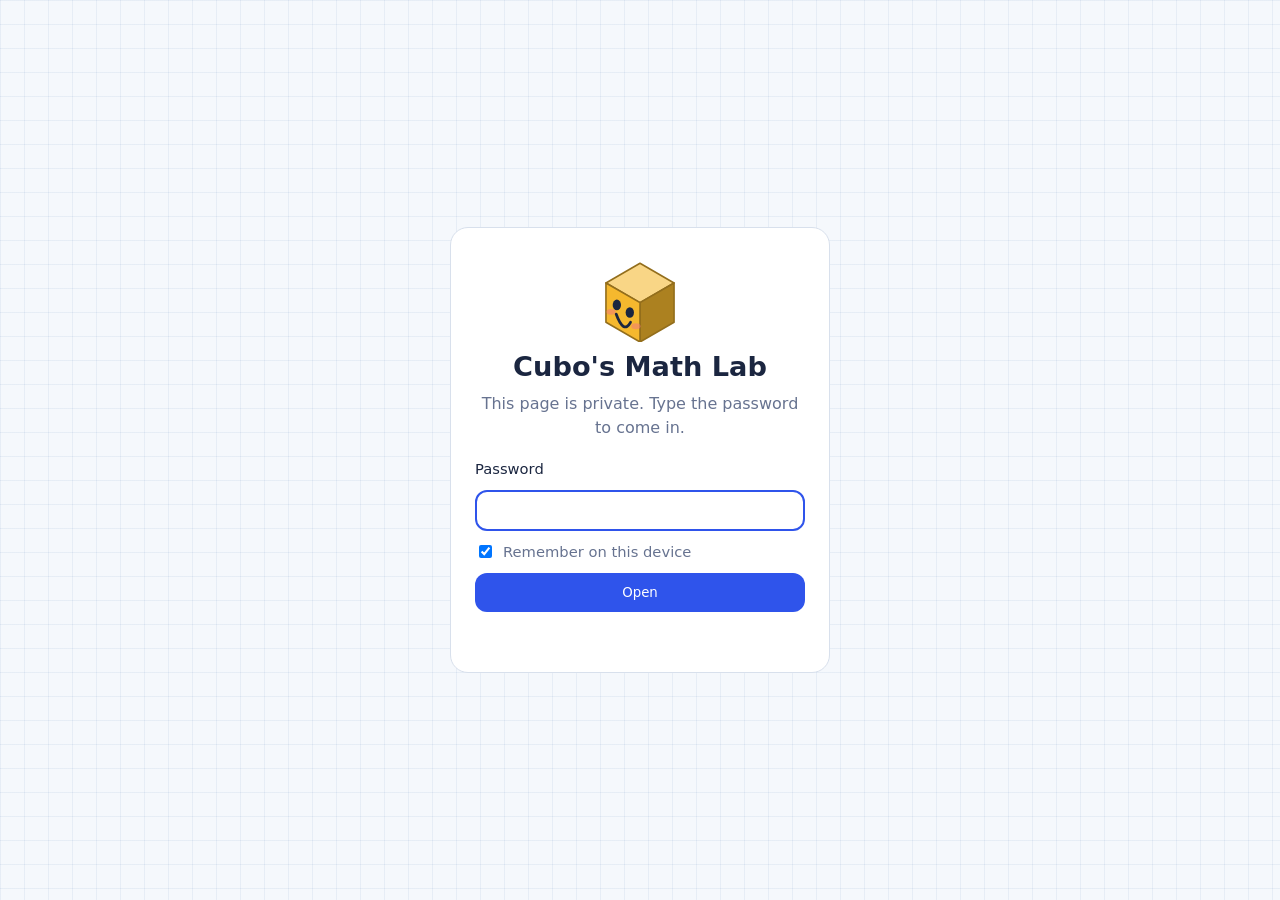
<file: docs/index.html>
<!doctype html>
<html lang="en">
<head>
<meta charset="utf-8">
<meta name="viewport" content="width=device-width, initial-scale=1, viewport-fit=cover">
<meta name="robots" content="noindex, nofollow">
<title>Cubo's Math Lab</title>
<style>
  :root {
    --paper: #f5f8fc; --grid: rgba(47, 95, 170, 0.075); --card: #ffffff; --ink: #1b2640; --muted: #677390;
    --line: #d8e0ec; --accent: #2f54eb; --accent-ink: #ffffff; --mascot: #f5b82e; --crit: #a52525;
    color-scheme: light;
  }
  @media (prefers-color-scheme: dark) {
    :root { --paper: #121a2a; --grid: rgba(150, 180, 230, 0.06); --card: #1b2438; --ink: #e9edf6; --muted: #8e98b0;
      --line: #2e3a55; --accent: #7d9bff; --accent-ink: #0e1424; --mascot: #f6c445; --crit: #f07a7a; color-scheme: dark; }
  }
  * { box-sizing: border-box; }
  html, body { height: 100%; }
  body {
    margin: 0; display: grid; place-items: center;
    padding: max(16px, env(safe-area-inset-top, 0px)) max(16px, env(safe-area-inset-right, 0px)) max(16px, env(safe-area-inset-bottom, 0px)) max(16px, env(safe-area-inset-left, 0px));
    background-color: var(--paper);
    background-image: linear-gradient(var(--grid) 1px, transparent 1px), linear-gradient(90deg, var(--grid) 1px, transparent 1px);
    background-size: 24px 24px;
    color: var(--ink); font: 400 16px/1.5 "Lexend", "Segoe UI", system-ui, -apple-system, sans-serif;
  }
  .gate { width: 100%; max-width: 380px; background: var(--card); border: 1px solid var(--line); border-radius: 18px; padding: 26px 24px; display: flex; flex-direction: column; align-items: center; gap: 10px; text-align: center; visibility: hidden; }
  body.ready .gate { visibility: visible; }
  h1 { font: 700 1.7rem/1.1 "Baloo 2", "Trebuchet MS", "Avenir Next Rounded", system-ui, sans-serif; margin: 0; }
  p { margin: 0; color: var(--muted); }
  form { width: 100%; display: flex; flex-direction: column; gap: 10px; margin-top: 8px; text-align: left; }
  label { font-weight: 500; font-size: 0.92rem; }
  input[type="password"] { width: 100%; font: 600 1.15rem/1 inherit; font-family: inherit; padding: 11px 14px; border: 2px solid var(--line); border-radius: 12px; background: var(--card); color: var(--ink); }
  input[type="password"]:focus { outline: none; border-color: var(--accent); }
  .rem { display: flex; align-items: center; gap: 8px; font-weight: 400; color: var(--muted); }
  button { font: 600 1.05rem/1 inherit; font-family: inherit; padding: 12px; border-radius: 12px; border: 0; background: var(--accent); color: var(--accent-ink); cursor: pointer; }
  button:disabled { opacity: 0.6; cursor: progress; }
  :focus-visible { outline: 3px solid var(--accent); outline-offset: 2px; }
  #msg { min-height: 1.5em; color: var(--crit); font-weight: 500; text-align: center; }
  .ft { fill: color-mix(in srgb, var(--mascot) 58%, white); } .fl { fill: var(--mascot); } .fr { fill: color-mix(in srgb, var(--mascot) 70%, black); }
  .cubo polygon { stroke: color-mix(in srgb, var(--mascot) 60%, black); stroke-width: 1.4; stroke-linejoin: round; }
  .mface { fill: #1b2640; } .mmouth { stroke: #1b2640; stroke-width: 2.4; fill: none; stroke-linecap: round; } .mcheek { fill: #f07a7a; opacity: 0.55; }
</style>
</head>
<body>
<main class="gate">
  <svg viewBox="-36 -42 72 76" width="88" height="88" aria-hidden="true"><g class="cubo"><polygon class="ft" points="0,-34 29.4,-17 0,0 -29.4,-17"/><polygon class="fr" points="29.4,17 0,34 0,0 29.4,-17"/><polygon class="fl" points="-29.4,17 0,34 0,0 -29.4,-17"/></g><ellipse cx="-20" cy="2" rx="3.6" ry="4.6" class="mface"/><ellipse cx="-8.8" cy="8.5" rx="3.6" ry="4.6" class="mface"/><path d="M-20.6 9.9 Q-14.1 27.7 -8.2 17" class="mmouth"/><ellipse cx="-25" cy="7.9" rx="4" ry="2.5" class="mcheek"/><ellipse cx="-3.5" cy="20.4" rx="4" ry="2.5" class="mcheek"/></svg>
  <h1>Cubo's Math Lab</h1>
  <p>This page is private. Type the password to come in.</p>
  <form id="gate-form">
    <label for="gate-pw">Password</label>
    <input id="gate-pw" type="password" autocomplete="current-password" autocapitalize="off" spellcheck="false" required>
    <label class="rem" for="gate-rem"><input type="checkbox" id="gate-rem" checked> Remember on this device</label>
    <button id="gate-go" type="submit">Open</button>
    <p id="msg" role="alert"></p>
  </form>
</main>
<script id="payload" type="application/json">{"v":1,"iter":600000,"salt":"w0RnUHrsshsGr6LQ5B9I4w==","iv":"sH7Pg8WILd6zRN77","data":"5DzH5gVW/5ucXaCYJAf0rJvFSpY/R5GoyEwp9NSpmRUfOUcYsAKF9XXpe8kvWuIno1cuc7Sl/LSN0E3yIkr/kh2vOskCS13nFqaRY4QI9aOsCpx+xDhbdxegkGlTzjl0GpbQiVGpDJbqJGy2Phv1czp6G6DsrA8KnNyDVaGxRsYOdHZAYplRdeKgPfYB/L4dCpB4ehwXgqDAcw8EO8/8hkZh0gm1xjcL5znfG5ECMC9xnzdqr2dfzlji2w42B5F8XV9ksS6wU3keHYjcIL17OsH314Z+tMDQ4NnY9hdP3R8N22gfp/jgKJFU2URtSyno4bMOT5/AVJK4fI8sEYSK+uyrLDytjlkJF9bOkDbTOt44+C6xTGFAe27o7Xt7fAk9snJFjrx2sDLOkfJlLTP+LkC7WcVAwCvl9gfImDPdBfH9N/YvpyJg5r6aORmSMdrB1sNr6lM1JfEEfdpaCV5vhgOsJQcPriXKghebszp3sj05h369ZyvwKCtVIvWetupZeLW6rLQT83jNaOpDj9nPwMRHDf/t0DJA+eNYXh6onL/n5YUmhGiC0kqbpoFh2n5yJRRjDvBb+OSTM2/ZBcjyEZiFmayCpVdDp3Lm7AH5S36o7TPmbk1i554pJT9wn52d/8DwCFTWdpu2E5SJuwSp1/G0EQfPqZ32jUzUchyjV6YF+fnGZ8V9qYu17aJpKGo8TQDdEhDEqrlA445aqw0HwEmq0WtFHTk8MuBU36QHHirrD+PlhM/2SFfKYe1eGu++NA3ZnyfOb9q2QKa+RI50Vnn8bOfH+sGebAuyeJ8c+I7cngAqHtfCA8o5FiFGeYTmcIPYymtlZueU9dQgLg4LnsvLqoewK2qx8E0qKNr/keNa2P1KRgHp+sPnF7Pzer+LTE38bIJyATPpb2WGeYWZZotXPiZpCKLcLGK7TUUKFeekFkFfoODks8/cniAbfnPd0loAkTEL+GW7JnDBsJQ+5lGoobY67WevjdSY2YHwShz8PQya8/kH/MxCP5N+D+Hlxp0YrqRJ/9Jofc2DwjYfGYj+NyZWLFz4X23biHW6X9zVorGDWD5ny5W2cqV+kn9SPFqLSPjX0eWW6MHdV67yBZTyUm2yIOi6l8LsU9CMKG2upNye6aKki+Fl6DGPrQUSuyg+nbW6rkuDoNao4BGp/Kelhx9rBG3bYMG4lb9ba/9lsMA9WcSCfSWV2TfnflhEtSvvpniYv0qemgFzCG6cn38Q1j5TwdRmIgFyvasIJ5VwIiMKLscJS6wjp215ITF3iX/fna7JZMXRIllEawNDAG4YfoYvuRKJFiOrusS6jErXrAMIENvVgA2M21oQp69YU+/HVyGJ9VId0RosvdAZorYKsTwJA8/NWvpud+n692tDhSG3icQTZAK7PrEUCgK1p4fbUDFutbNx2JfnLgy22Jiiqd7RDcoYLGxDsZ+pHQA4aM0IhFbvstKScTrpqmiNUaZ45h3lGGrjU+CSY4fkmQ+kG66W1yitFLaBLSp+zyG0/p0vn7jYKpMbaApjsacbIVbyoKm0KYLhGRXZVTYugtfcQhoIyxZCOpY0VpcdOyCZB4dfqUv7uGpJA7xe0FednplEQf+eDCicZFvvDoEuLE+4HAiGOvoSl02H1dV70v+QXfHMVO1GF/QSrPRwPqFWl6/P1XyTYI/TIQYOnJ2Q6Z4/sZZoxvRPlSib1w9a4vbTAezw2+gvP+2JYa/gnDVJFATLfqL0CzDb8U9rv28P/R/PDZjv+FXBjc6GIfhsADibOumsytWh8l8S0AhBkz5XvasQyJe/[base64]/08HBtkocDHyYaMYHrEK62/mMT9ZrONwBZVIuPzlnKVm3PObS0L/0G5d/F84/pUafBaN2mR1LqpFLo9zNxly4qGg8o9uy+6AM6MSNc/S7QxdREPNgZCLG2gpWpnyHYt2H040gtBZcsK5T0zi1TAOcgpuhrsSoKIv0r+cm1TiEHbD5RBl1NTPa93POMvIp8PLXSeNQpBqU7E29doUnuprVuYrd/dw2BA7G8HVO3Y0VONod7/LRCy60mXoFEoTmowijXZc03402CQ6AwLBB77xlVzNOFlrhDHF5C7HE+RaNRVIcWhguQH5nfHB8tVaOlXHA4tUI53g0YlASuYk+hWJszJEsy637w73zN8p37Kdja9z5GxnJkG6ngA/vYFkyn0chwUZ1r4nBe8BEmwJJokhgDjM0Z/1TpiY5tGfl4fO08JOEQdZaoswWFA0KKp/NFsONth7Z3yhtgFsqld+QIqnSbZhuS1BhqVYTbE81oSnmZ3wtXJl3Tqm4b9FMWxymb7QLzO2hcACVm4UHl84RfG4IhpjEfadAkUy7/bnIv3wet4ir7HEPHKFeOcl4+pBCJFeWXSl2ybFjlmMpw3jT0IEgIgNYc4yUNm1xqkOHiIokOvJUtPgNEwrhtzFR6wLCzkDa4zqdM6XgktZuIw6MlvOnDiRWGjAkj5ybmtagYc8m91axBGUtj+YW8JNInqVX6yR4ghRLICT6TtAkLMrg4dvpiep5xZF/h9y1Y/5OHYNHl0rl+/7kfCKsg6QuedvpVwX1wPMN8B0VgGY6QHIrF/TKDF93av36bwM78pKdV+l0CodwJF2MEeLi2XjeFElQd9ujt8bHyUyB6k0K/OJmGdfOiVWPWgv9hG9MG2XP0QyIHC5IkG1nDV7ICTGvRq7llRXFXWwJJ5uoiBWloHurvHjJSOXl6kWvjI9XXDtFAXr+67YiJFrEk9GOC/Sie0O85PPBpYAZA7Jo6nyZybSWDGS9y0XdPvvkLWl3oGMgAjgH/MEJqlxKxQq1fcaoS0SdudWn1QpsEowqi7/[base64]/zekSXT5+3qPiHgSnnOuBidK1U2D1dBwJ8y6swUyP+GoNv9ZD+W43PoFhWArenooLoyVbFs7bNb1rvgg2azC4EX+R+hUSObxBkDotgYwZt18tz0MyLcmV9lhLyoDdb0U/IUlCxni8YHBL4dHUwYWis3LrATm6UBx+YEdlQKazHwbfVtiNgIMLCsGYowT0uz8OsSCm1HM4pst8MMr9GdIPaf3G8FfZZ5C9LRq7b+eaVfGziwUYMnBUTcLMYHPJCw+LU8ckPnKuPiHwv5+1UiJ5LdXuTI1ybsvoUxMJ4S6xShtyU/yq/ghI5/hd8Q47/i7sihQWTJoRSYOR+aQUKfXnPr19gPVfVUwXGVlCB8/GNGo/kCo+vUC4C4cYcl1eGu4xTAYEIANNubxA4/NLzOHJv2yeOocW62n0Kdi9AtN6JIZ00Q6C3ZrthupcSzOdtoLlSxjSxg6lAUpzdWoOxHukJF0pHINN+pfLoPXe/sPiFtwSyFMz1JUoXIoOGv9qHnGQaShvfp/KrHnwwUKiYmGLz0YCrqArYFFHiqJC2dfNauVPMmFPZCf/HAg3NePqiJ8gAXhq+iRt1Q/FcFqdMhU6Z1O85+ASHWUJHnz2Lhe6jUYoSUb9KN5vkqY6Krs1Ho88V8MmojPyTK5VEwkBRXfqGObKoZLqkvsnCGUJ2pDU95MXdQdF+/aRz93Rn+6Dvjf12Kk7px6Fx1v4di98/e5NjfEkzz30R3I/cmnOWlE2RghVnM/QG2pFGmjJj+84mP2d2xmD7G+1HRwpcbALHs3gszeyGEofK+tVwbRiFGgmIEA1QD1tsEfUqPW9QgoaJmGKGVxCZfaN1MxH2D1FGi//7m7k09mnZ98GDSLOKviC2p0nyMWQL9aD0Rb0JF9p0eaRaXZv8doF0gXQvlFit4PgeV+sFWS8BsyxRPoyds0kpbAGnyVTZ3AwQamOu71C7gscPUk4cJWRuEnkxyfwqvOi+iXC1ZQmyZuzUUn6KGDRyzC5qQDnjNsI1j9/5bs9Pmvf2k2u2Cm56mC+0xZVl8GiXrbld4Uv1wGEQ0CIMKvi19bUmWneK+LWki4SC+OPp20LGDslzq9ImWm6+04nJaURgYRNoYSRT1PbZhHsV9ZzPjbtGVODiXeXfKoJE7nsKPB30HsTG9do7DELrDJ4Z6UAXgpDkzxDEtrF/5AZa2eTq9CkrC/aMCplzonGzqyDHPQdWK7n698vw/GRL2SBNmw3rCC9kUoJ5IMBb38vsnPvq/fweQRGZBhoa1w7e/9tQUW/J9uqUS21jERN4pcMmP1r3uSIMPV5wOoOwn7sWhfXmms9bKeRz5cJp47UIR+W77dEpWSVewNjwrWUDwajy2SuHgLHZpcpng2kAJeSdMfMy2q5J5xFbx3YEpmD08ETJC8E9uT2SA5MltGWUCh2lkcvbPIRyjavc2eLRmjF3eo84y/tBOuO/YCITWdqbO3+rlUvt4RA83PUc3N1MEo1mY5VojP2MH0kGYhyk+ZCPozE7gLm8rgzpNgiC2Ix8GhWakRCkzGCYlB5gHYl2Aof6i5xUyHTlGw4WTBzKpGy7U5L4zO6v8r4MGLRH+POaVN+HK/Ocf6TuzD1bDG36NbvlWHKbkHrNFVpnDypBxfS2XQe1VVPOcXmIPlnTZwYlt0qHEtWhVDJFiIdi5QvlQlLpLeBRtYbGfy6+xigMo34FKlpFX3Mxubabqzc/Jhos+2rv95i+xnLYk3pyOUoveksE8vVmv11Eiu7W49UhzZWzw2XqSZyLcT0s8diW08YhBfPUUVqebMKA6zxG1dq3KgVt/83u9ZZZLMr+nEuWr5udbZSYuU3De5jwJ3Ubxgf4HTaTW2/s55FgDMucKRIOs7aRzxJMku9B1+QBf7XJPLIzv67bwn1VB0tur8vNUWNjnCR5N7R9h4y/QVu8IH2TLKdemyG9e53RkVHhjY2uACKueIvSGrJqBJaG0rgTuG68a37FSDJXLjqN6KHnEDN79UnUTyi4keDcGNYM5Kj1KufMsCem/jduCqoFzROsMWZrWe786K2dXPlNnyyn17K8AFao5Nd9HfD/efKkaDw0EZ+Dl6Fn1ox+ppucF7aUerbAeWW6A/7O2P646GM6PSWjLtYXpsgXCS4x4oG2myBbe2oD3mzBMUhfLfiZvKw6i/NpwpGl2Jnkpd47KTZpuJyZnooxBKny0CeHpNvcZKha0/GADMk70xOvr28BJ5544Uo9/RIoQAegbGmrSni/FmSyTAAKgNH01CQm72LO24LAZv3kECbsc1w9fSEXTUUq5LFBZNW8gJH8iyJLVs/ApNeG3PMzJ45bE5tEkknaQKVZiF+CpHLDXEmPF97lB00eq7BPIGzU/LFWlAIaBV5bPkHeLl4bKx5mTX1/YgiCLMvk44818LdK6t8w977FwIdLRZ1PpqN0kByMwcajxZhRIWqFK68b4upZbey1i5pZO318wkm3PelmhXdpqSyuTajCC1Otb8zH9fzszPFF+mTl9E1KPgwFHRO4Tk2Fk0UKf1iBwj45sJDXqc+7tVtW47yJDf0RZZYruI/kA3+dWWJYKKhiBTlIGAjWwH7+vzE9v4K2sTvr95TMIRV9xNXv2GIDLSvaH/TMVR9S5D6jTmxwa4kXyweGjXvAPexQBlSU6H0z3Kin3GHz6Qktg6oqwzMw/ypfyGlWPcgoxP3xS2Ym/bs0QzjNa06Ad12zx2W/PRJZQQDF6V78/pDbNs7PrZfCdDruKUyFqWXWFFyodlDrziTi5+hKHrIYcrTgUHo8tDNTxUZPWpbE/ZlKnXwF2JSnKnc0zbp4pTugrsAJqxRMCKp+MysocIQCgWV0tdxCPzkktmkCg1E6UJLCZ3B/gCncgThAkPsaKQmXyyGZ9fg+iYRPaBM0TBkRg54O8kbHZqk1BimRdqmyTIti2KFiL27808KW6itD7qMxB19G5yOsJaK4qV1aX8eppIGPJaCY0cKm8pCqtnHur7eYK/IV+XJX52ZHVmTts4ytIBUHyc8DOqLeVv9YosyrDP8BsxpzOMrK9x/aCNzEA0msn+CScLhIkMQY/Ys3zq8oOCKHZp/7fSkkOUUd41DJcbJfeyK91SHfexliirHXLJCubxj74NOR0pTr71VDeIpvjK6ir4+ZTKGQVG2T8HAmdUxmXXch/OEszaLgd+aTJ6vt6U4gdcS4ReJu4io9RZ+CT+LutbARgtUfJjtgmIINbVhPZcHSPUJ3p8KjCpVUofghE+84mqo5qhVhhJBRfP741oMUTkTeWX/GWTMkJoyOniEnue5wlw7Mh3RWJgX/Zg22hYDa3VVA6lJYtI8ltBo3OyAvAGN1xd2xcgCo80SYEJ5PSF3RKqw3db+cjd5p40Y2rXyZvQFQkuxex5ZezU7fH4Dgs/IwDkGUydJsJrxWVkYRCV0hwcLMB2kU7gBOFjnTtAg37WHODVWEoI1Fzl+0hpAy9s0BPhMR1sOUsfB2W+wVHBc8+jYCDdd93hDvKNGkZRaJn+/ZZmXqkWAH1vyvq2AAAU+w7C0tOs6Kgs1w1xNe1bLrc4RnKJBORaooWlA1l/TGyJ+iB1CWQfTC1Ad4QalpBsaX2yeflgxVmDxSJ213kZJMakJ+tCHqmdws3ibr19OnMdrWLfuw9S+cAjJx9r3nHgNnh5TLH+KS04AMBvLn8VHXt4OZ6W+aY1WrRncky1Ei8TVH91jOiRKccP4qzYEK9Vi5MSINoxzQHm9yO4QiybD2Et7HwZFncLHmC5/vFbjoSjcCFhLYaCC5G8r/kmu1jnbG+pL7JuS9kvj1bfKZ3zHEluXO7CpiPhTmT5ZBtq4mZISdOvcDKpA8IGasVBhsoi61AN21Qcso9MoLdC6MXUTKaNVSs9CZ1i9it/[base64]/J0NfwQyi2l05KiHeuFvXHavqecyuISRK3VvHYszsBcUaE3qwnL/t5V8MdVd8W1OEUptz3BElXMF+0ZkwGFA7b3kskmdHEZWb7Jk1Mdb9Ti0lhqeV59H0RkKTSImQJlfpDpka0FBh8yyh2oKXsZZpvJzT1eYGxZksz9cdOlsmc2Kvtv1qAehFk8wfvzjtrGS193OkxrtzuxVn+b/JpP1CrunGu09VWUpiGkdDylBtFLAmZkfp4Pd/gDFmiINsA1BhV3LKHPdLuNyFmAaZ4lFeg6PCuGxrWz5psCaVL3HLDGgvGN4hTLptGMBwM8fKLMZhAt7kdNF9h9Wlu68ACvGq7srN/SHuTisl0ykmHeR+tNx7W1YdyEIWH9EhjNU288wehBJRAXy0KbyPxq18G/k+JurnljXpPVYTmT0KcqGWGPeLwiL5Nn3jAWoeZ4eSgrf5sve8paI6ar2/iBz2Uj2hmOfn24zn57W88aR01EGQlFGXxIlQvXoRbntAe4cRMaIq1JVh4QQrhXiFpf58cRP1MSQf8nVH0Mjgqn9xV0ccegRLvmFvePo2OD8XJW4IqtoTcF3ITFNuFufs3V/zKsAYYX0PW/6Kk5txhnGgACoyvwvUoUia7v09GINZzS2HoTEt6I++BGCidgcV70yrq2RGdVs6LLJUZUFCcDQ7yo5dmE55TbliQ264FN1B4Astvi1WX+JodLUlnw/POZCqDY+dbx40fIyI3L6WYk0Ua73fqMGSsmBS6EXiIspWyQOTpT6+8oFUtKnonghklYOhRDlInjrdET3pbpjGoqhwreiQkw9zii9SmCFiZwYlJHO360KVHMT/yLh/j07iUMLQhrmQWmNx+6CnpfksaW4LUQgbYCX8M/ngYV2TNDtr89zxjcydkLpZl0iauJipQHNB9AL7YB40bbvKL9R4MRwzay4heB57dnNB/B4FogwDzKcKOAlx48u9nSQdVslQKqqNdaqFb62XLEsN+kgajOPfIVa3UEcHoWz209vPaRZ0UFmVlU0Y0pv5upWVk1GVpdtORhoPEc3nISVPAUI3/2UhtTAoPnP0g3R7CG1/4ijjAaE3wD4a0l5FnVIl8XiT6YhhfqZsD9PexZHtUhMhnUCt7JSGL8fpihOcOGW/5yp5osI19xgkLsRz7bm4i9cib7gsmqddd79+H/4fg4N1BIpHOwRrf+nlGKWxRfSOVXfDPO/PQvoOPZVMgD+Q0GJTLo2e5yQzN0uMPssHxLu+gCPjzCG238a/RldIbhSxq6mN/SXOkexEOW7QBH/VHqNKRQOrLjn4VcLa35uhzDQDOHx6kHwed02bKcvmr71LWVRerHsAjaKbUMwVOoWFrFO2lbiQvpyZhuY/CNzQmcdLlWDY8rNR6p/c8y8mOal2LBJwNYb49LGtJZ/GQv7aNkv67Jd8p2ZM0Z4F6eGoNa4QFX/bkl6+0B36gwr4l6b29qLVMJMVeBCgavso4RSRbdz9nQcJ5E7fYFi858k8dKT/T8qcgJ3Mz+7TqEQgEgBo95pHgxdTXoWG19o3GDS9k9m6gT+r4qkM9nF4vbQ7xMJUmj7PO0ythxNuOqAptSox7H8KO2bXrVj08WakBRT/THCK1+uGamkmFNpR4nfgSdFotQ9OkilYxo/I64fyMZQ9iuLV/3bL6rSKTAy/pSAj//rVf7JEeuVRu1C/2Q8MNX7o+od+O2h8B8pKVm49KhIe702d6jEFskvl01qISCaf9bBuYN3zBMjewrHxDhHcG1kdAQgmy/dG7jcHHxm9H+RdMdbD9CTo66bJDVKMicrU1K8WNR/lwizSZ/mAartFS3/pdwBPx0SY2opAu5d9y5TPMuhy33PNKjCtNJSF3nFKRg4PahTL1zqapU0TWaOsotrbBnaDkxkJ5YB5uIMtwEhCj6Ze/BWcfChO/5dps+2W/LZyHy/4MQoCRzuOqP1Yrlfglsemz5FntpBE/r1N6aLVR9BBE+k24J3Yq3G00MKV+G1XVx6jqjhA7O8NtP1ALKYCiL99vIXRp5NG5XAgVD/jHbkC0cdyzXI/6yDWQXmQSdJkeIROadiywWwM3GNdgmih1OzdfXyh/6aSASE73ZLzKw75mHyFIQZ2Sw2B6EfFvbNUUczGXTq+0SZQ5HPWZRUVpiFvFcpo/k9pKks33WeokYA1r+Ngf2IyC2PIawZvfSiMQpPvJpQOwkQInd6oIcgotiS5CRoaUYa/Atliq6+ODnSNAOTbcjOpTGvSqqxuPvl8pAxoTKQc8K/FS19nN5YPKjifROUcIaM5jYcshl/2AkVjebJmKiWUfIT8fsScWgSiEkYJryctLGmFMxA5xvb3rppw+uUjiNccOXXvPn7E4fl9IpDBRDgdDzCw0Pukje9HqTUUFIuK51PYBWWs6ZV9aCgxA+huU95q1yk0hQL+sNT1mnj6hYphd5pCp6EYl1r6XSb2ZxQxBFZDkyAZ+w03G6gN/[base64]/ENUG+kWuL18FWYW+cpFpg84sDvuMR5IcnHztrckwP52O3qjZ/hYwzA9XGxwFgndJZlIfEwcNoEbt3Gt1TZx45SiCviRmV5JPLZinqUwrjmzS/mOPAlJp00whZ1kCCmad9GAeBg3hPRnyOb7DZ36r0QXfdVfuBYWrvW8l3WhwEvbpQSSmebEyqC06U3NnWvDKrqyUYDz2O1tx/kxJasRJC1/rz/txFe9+evPwBgpK3e/8wBX1PJx6TlxHr7BwKvWX6jSK3LTWDEIkg8s15aFDDPBf+oJguLVl1Q4CBGnkTlw1WLLWASPYrO8onQ63XA4rBoefiwz/pjxQf6pTqSl+3GdRQprk1wYadcEK+MjlBn/ETW9RXcx7m3oCAB9se6/xr7rV8dXMBR5Ps+q+Uqb15WuvzLPW8925vsfWJ5sUvUgmM2MpNGJdkJPLoNt9sOKXghyHlbI9sKZvUTHS4iguHUoq7hyjG0nbGfEBoOLK+VoCvY0slP4XxY2oQW8nX0K3ZiqucVoq/PhcIzQiN/i/QMcJXk+TWG19cVpUBb3AEqhi5CISrCa4o+ESZylHBJEFb5jq9RQxVujS+13nnvoskdGpnVYmj7Yl3G4uGsfCAZnKWK9BFCQGF26w6tnjnp/1VtPfTQJSIYf0bLxeEnHpphBoj220pFs3nfPonrMrBzD31vaojkWnEKvVNg3dC+CeaWIFVGpEQ/YDELn6woj5UDqbyo1TWN9uHluY8B1uI/qal93EwMv9/hRsVKIDMKymx3PWPjuVhGeYfsx7A3MZ2atl+LIMeGMG5Lgn8DnV9jV1lGx11D0RA41l79jiTgM62gPXXF9Yw//f8xfkf5hpui/LwWurXoQ16U3Qo06rAtMazgO6Q4uja8O5dnqo3iEGyXpHX3uynrATU0SZ3WW+fHotP+f9GKgNFHvCcymv3/+tMetrnEX/clXX3MTVfyynlfHVvCaXOVpjhgYFI09Bh8Bd3r/ztLz3tRv8pJPsFAKJ50L0XUSzDiOaPZwSCOrp3sUHhp5TZQZRb+BWGVK3sC2L4MaR0aKGD07M1bNFaP9vtMMUNq8gi/lCt9VNKlECCSTbIqYlhHxmfuVlm1ucvYPXZEWTOXxrrQ84ZT6a/i+vSngIKs312fpDzM1xInMJHV75bD96h4Oxl638DfJyK95QrsW3yV7euOAgY2f6KvYV/+xpIpseFUt+021QvrwStXIVorMTGY0pFDyYv3UfPezr+akAgVtMsn1VtaOfz38jsxVIYolwSiqzVt23z4RXlcbm3ig9djkUAAD9a4jwvx06KEjdezQQUTjaMoCk8+tkno16/AskSkKSpGgeoohhyZpMR6s+3pkTEGp/H8I7NwEfjnBodpxg0og7sKLgiMHaf6t0C1PVpyY9j1/lQw56uGFACAIiPo53QTe0z291Tok628kUPZw/1JB8ydBOzJ2uN7WFa7JKayaK18rjJYSSplDFvsxQURUZGdb5nfB8xAu4NUcn7BqAxSa+o/pOuLbEjV0CTS63x1zIVo4V1MhXxjjw4mZtMEvDS6Qs1xk0d3J6l0J9Ep0XXipkhJyna6Hw2yXT6/0A5wlXLQpo9aayXBD+VcnPe4EAdVOBtmyh3xlEcrrc7jP9LkNcWDPzprEkqP6Hl2uTnd+fpsSzWeHAx62UXYsIkYpyhhyz+H0eRVTYyUh7/1wpJbIIkuQHCc5AE/ksMyL4+gHaLXrJmfoO10RFqNisUnan8xZzjKX/DRWSmNoLL6HhIv0FnCY5oFu5fZBUnk7ne1xpVlmnntp3QObRogpXfnceINkg+s2cUKtpV4DdpdkolEYAJVjc5kM6ZxAlgOiMVyz06d97fToIGrrFRa4DKHhQVKQZpKK6SMQ2miVogGVL/nfeqsGBXkcPBkmX9COH7e2iFp3l+G1C7Lz3wXQ+CSURe/vpKu9BDuKU0nBRYI9Iz1PXyeX0aS+9wQv7WNn8Wb4BJmPwL3pctUiXX6UgL5XvyzCQoeMFq2iiItPkgdF1WNjFUOnlRsIQeAqzC9CWIEAfOLtmEALvywiNObM5zGwy9hw7lzQraRkBplLyv1uOh9A2vEQdTy6tJBHAoyqMpz0htI90ljjc8eyR0oXAZq/c3d3Jv01IFYkBTYFvef5glQ8zcW39+aYySTLmO4VfuSZmtObr4g884u73hLYyWg/3ljFqY1SHLt+X9S69nYobmh9xVi42QSZsY6+jyZ+PaNnjA8qF66r+JPrnIbUwzvTGdPgriHA5qbOXShCypR3wOU7/M/xLaz9A4vP2cvzQKJuB4oodKl+xGMrVgj+jbzm4EcIIN8hwuD8pSe2ikbpxL5mSWCqlXY4A5ncrIkPASORvPHU+mFPFBVaXvghjQJGLC7Q1yixmoMkXMEiNNw8ChInz56NmJGveJsL95/Pd7EEUKYSxwj/H2Fv7knWUnibQK5LAl1F4ELMAlmcHZ/Wc+3Szm4gjzkdSKUF3oFjl/eSwaJM7EJ3zPYITkRKM7JtdBPWkD9AjYHVbr8LzrCYoTjUqI35/OCbU5OZIsmk4nNqziVcwTiE2Jfsi54x989n7/izC680QhJVNaYucjiw6qSVwmBkRUWP2G0Go4k0lICDVhJJg0AoieyFYJ8ME5YWkNZoKhrRP3dnxZxSCdvjL4fCJ0whMJ6nMZZNSaEtcEnWYStsPcIvK/4JH2KJKl+83CVJiOnNRJJIIo92JyRpTQoLYqClaNwWGX4ibXOD1Z0BonuOY8/wslrWse1L0CZyGnZPrZMpaPJv+k+6YUl+rl3Q3KbYo3hAYFkb0QNXUrvPa+W4uexfIIdiv3IPAZh9rIBuIex+peqixwRsfaKBAkNt5Y5ijkF9WWFO18u5KuqzHRFDcToh+sVirEY+KZueL2MDtUaZB7jfoWyWjv+AX3mcM1aRoFkKgRaAHcbvWMmbIcDGk/[base64]/psLga+GmQtWVLDNTyVidTQMg5ImpMQxIGyQl45Vu5MUU5Dg/o1vaGoHx7/[base64]/3lsyzS0fAmP2s1lJchpFYvgQR2qWzoIZLFdc/8KrgZTv3b79AVAr7ro8HnZZdCGV8oaqVzGCmcRxHhi+B0GQqVam4R0/IOwe9crn0kuqaZomeurXIa8t5ku/A1gzMIM4rSAQs/5hDzK9YXbbG//34dnmE40Fc6iNyFo4zM+8iDZEzipEw4Whchg1Cr8lDzuRagaLtMjav+ZSiNQyIMID2KAdhjClou1sQ1DjJiSyWN9rz/F9n32bUN6rvDF/oYLyPHVuK2XV0Ye4YD/HVseV9kQWrMsqiwJ/Bc9IMGBkiqhqSCOIVCESX51GTerjL5lOi5wK+5gd5LSW3dFLSea9DsPDT+PLFb+ZaS8vrN7h6VRW1dvGxRIGD9ZnY7d0ayoxt8MBSXcXC4khjQwdsckElgM/ahNppaz4GJtjGhqqd9K8ADQkyKkdxGFD5pjS8X+eh0wg0YvTvfr2458qbqE10Pz4Pwz20Or4IgTN3K7fznPcGnKSbfl4y2OLMglmtXPwoy8bb95uetbAqTt82XRII6+AUhiNM2C3qk8ES2lk3mQI9/FB9We1CRlSvRohYVk90i2n4R7EMFCKi6IrxWICLUI1oN7bANgkPdlIo6PfeQY7gG+aoywFkxgzWV233BCe3gJ7zFWwB5omVKB3OinuuF3JXf+pNh7eiWrN+k6FbMS1eKdPYc//Ct638nyaZpPlVkLHYeqBMVMbzFy9sxFRSdYToAFNbhN0N0tz38ho/pXFYySFLbT/Wily4G2coPrcS9BoVd/ltUafLANGSWM+ls04i8pHYaBr4pJMNrCEgmU4E4aVXnUuxaRetVi3ocNCYcTgdhIOlUXbJ2F1fwfsSTUE+OnXLNiVh+woYnp/D2LDdfCxwJC/iSzGBrZCX9nbGmM96L19Sc+0I+Kc5sSSkLIj8I+ztaH5IHp9Pcu8fVkMvY424V1skzkXJX/tXlNuSZHnJ/QyeSoPoBdMv+kwf8C9rSuRS1uplMCQhnnOzowFgjALChGgK1rRC6KWFc8JKaQ8jVDIXRL36jK9tMxJ3z+ftEHA97G6bK3PtTrsevzj4/X+G9elf2u8FPmjRd2W02aodHf/oUGZGXXx16zgqoaUSTnvl8u8cXT5wMxblV3DRsS1QJiUK/+7nisU/ZmDaVFt5aFsmf3licqtLU4celdLXOL49Z+iCZtkj7kIcVTwDEIkuT9Byiwr+KeDrQ+uXV1jFd4TekIqqb5u36ytzLDcC95TUJ7EsUJjZOqRHDlDO+nEKQubyL7rpUVFHvEfpauKtrKgLQD8Sr/jik7rjrUU3qf/8pYCvWyVgTUQxzNWoah9H6jlfc6+WzkAEucLfJvFDXY6TgfJfHzja1jHTf+8t6VrLC7OpAXAB3k+oX4tFzpO3EOr/hL3c6NrLvJkOsr52xDARpPuxInMqLn9HoIUdcevgtWpVVWsEXGLOSViTdLVjeL1puBGA1teuY9sSW3FnH0cowCFnXxmnO0pG+RWatHkSbgN8T2OFP+Ej9f9yda2pAz6/YQqsum3Ebn2cP9zsMRmzR0Tf8Jlb8t+C5W4lOKAHrDiLwdzYISulJmMkgf1oLCxLXtEnFMLe/t4JYDIT1sUVrTzGGKXlVR9bpSBIcwAGSPnjca85A9luTkIs9HWgwUkWWvXm1g5oABKt9CPj9Xd361D98Ae2yc84orBPbjrkebo54IRvNC4+o/7qg+r3Hijr562FwbOpia8i76JrI07uSWCm65OM9GghZWiIqNfM49o/mODUpwd4xHJ3poa6G1WVczKukhLrILXTfdjWAuRZzG7RflerDfXSh4AijRxaHhvYQAHNI4F/zsIT+5QHKvMvj/muEpOY10cEUPCxryFShD7dFKoWdTyGbCWUK+eTuuNcOi9eMFtsq+hU9CS+J3Lz3ZX16OMWuHUVlOUjVH0n0VX4tF6xQAHIeDEnGjvKBPUcGTgs57WQ7VFJoPoBv6pNTiQK0WkAVFk+lxSZgOXRCO6Q9oVl/We2LTXGXNs7huD9SJ9HKUFjPLvTVgSlKYF8D8toLM2K7wbFBBdq0drftXQV5EQlWBfuUdmpxZKDBj0W4n/gYpDBPJ1c6YTcEFJMVATBkDfmx5aefZxzuwcLKdqFHaI8pAqp2Eb558auV5uPE34MHLemuBjg6Bf5C0IP+B8KUzRDsH/IM45++MuHxPucmSS0iEJdCy1UIjNFziqLL1FCYZTq73ZZcWJwXoYuewLwA1HCNMhw4tpjSRpkteYuETbI9/y7WmjbrdUCwG4Oh0kUq21uAUrm9SreDJW02iQkb0SFGoI6suYu9vsTJm5P0lK4uHBdHwRX4Gs9MIcYKWst2FEqSZEF+BT6MLdKpx9uct54nFxxVW1T3UZNg8aiEYr/oEqryNKFgQNv2oC+TNdRTAesJRmjGDEcnme1Y6ZnGDwNEkxpxw5ayFzdC59QM5EMzZpwFgo90nKwrv+zvG+l68ERfzFTqbBrkvHNn/pFkNIE2a4GN6m1K3mdeYomCC9FjC9qMVsXghCxFIgNehJUAP+z8jWqxpVzKKqFOeEGc9mLIZ1FjH0p82mUWBS/LFpL4Pk0LOlvcE4OGrqU0x6UsSBHeZNRs8Z+yklqP7TF7hmhh+mtOECqQ9OGLPG1DQzZLFf3Di0sxfr/s+vENHclAiy6gSIXoEmiQQfEPGxZmKmfgehu0NM3ET8DGoCHKs7Z03XdvG4va6en16xUSvakqjIdttwZZk3SuDl/v1QE4RpJ6H8KSdLU5Va7w/NP8OzVj+gP3I441eO105jmm/poaH5dC9OtROmxsr3NZXfsqWJ2yAfZUwHAF+kuGtEvGEYCY6I6nNXgVbrrlyD9q/[base64]/ITW2y/siQtIi2Kp+dbY9knYXlNHJZqrRLOQNz7xWpylZmwh4idub/Yki9riRqFAXliGvYhHF0lYkypSzxObvBWqx020gXvl6iNHcAeBsO4SZKa0qO5RzD6AMRdPx15swt6adFp/8bhokLLylkRGY0dd1DjlY4wd11B/lPnaidzynO4cqfYYNehRyuvnibIf29utSMclTuhxwCvXmv6PuIFD9kO9PVqm4s1rf+MOjswnpHNBwGIkHviJwtP1lW7I6V8MAETTkm9PBlhXmIMfNqKgMsVbrx9wt0F5i/17j3ZI1NIZ82L0gkcGkZVCf67qvzBfsU1PR/0EhmQjkd3HS7mMzRYJjsXPU1k4BFkfy4oHnR5MqCRc9LcvqePjZBs22lQbU/WGB4EzAuVd4ovII9B3Utu5m/KKUwcKMib/03f1SGNGUm2+/Fgk3E4w+IwGoHfADk2Ohs9QMaGtO16Ei//nYY/bc5XDx24deNDfWNfuqAVgIn9ADueixANdSpRxe82rLmyEKukIbh5iuX0fQczfug0D3eabnPG7Q9J/fyl2prtunsXTW41/TdIcuPEh0BczkskrHt/iH/1VtaztoHX6z02Wh2ikUpcPSSBYxYm4hsRDH+15ycNx8EAcbj8TWEqykbVwY+w9c6XEPd4BtIvg3E0S6n3ZMU9OwJiSTkme5fJseJugFONLb1JGp3I4k1qmTUDFrUhNSUKFoyWzIdCBTwmHqzcncvbwYdaBqjmgLW1BiQyLTDHgJ/VR44at7WmexzxN38MVW5ArlPTVpU0LCdCNdALpzEXNbAikvZiOJq50SviNqmaZkjYQw9/KIbxRLh+j+58qL/IlK4U16YlQ1KU4ZH9CsVu/ZioFqC08V3I/r5atZ3l4/HxIszdrQ7XSApyGHPXgRvHMNQQ33goETm66Qph88o0fQqvQl8amewVseHeqMf0mCgkVRWpVWEGC9Iih0YYub+oDR0su3wR9tdmvYy1DS05TPwxH0WcY5qKWZ/[base64]/TlzIuqNiLnOMu6jeZ4JhSt8PUIiZ1mKyfh9bufZz1YJernw7LOKAynjGQ2VU7kSLz5saa14AA/nergXrDbsDccukob+d6jcgWwzVQzivf40h9QdTiqNyhFw4wYEad5IX5RjT8zQoXz8Kn2/f4t1z5+ixT+pO4PXw+I/AMb/KXpyGa6tuVCjaZgT1gEegHtrz+NRD0/2BZ/zHhK0NJEUhGNjfdyi2pN/9TGdgBIse9jfoTxQOJAkptTxrVoNraLizt/SzdbCsqhtYJ9E3K2REnK+v8Ck06CLWjGpRMSjTmL1jHtxn54PUDyuVUGnu6Ba7/wcWyKG0cEil/dmkRU7iA0gqGqRVB3C6FzOmPMG/vra9ZBgcb28zgRCXPwvjl5m/HNE+Mu9N34Yf/O2tQdO6U0ymXq6rCPx3DB3h+SAk2MKH/XM5lkD+8tj69aljxvpx6Bkzlswr/8CI75RT9HQFOeo3Aawha6uNQe0aVW1AqzHSa+K0t2cOQUaQnsGDS1bFNz2v6G3vd2ONXlNOwt+Ro7ATQsUcjSIrA7zP0seeoM4+fDYne4jaU+ibhihpd/W4fkJ0JXCFn12r7RyXdJ8NA0wCe1xc4zEhO48hjguqNZxQtS5/gCTFUvT8h+UNafCumeOchtEu99UXwbwDeK1OKre3TK8dlYGGVk7UmPNWxztoPUEOT9b05RI+3qPenYZLrHWzCpRuXmxlPNu7NsA6tkzfIUsDcqNguoqrgXzx2kYsGPWWUZMx7/85VulG99za/om/FSJ+vAuFjO4MbQdEWHRb1P94nZ2S8fryzM2eJrhyYDoDLpZINcOPnbtLGF8mUiKFwBlKuPyrfc4vrAQP3UvvHE6ojouByhcrD/dERHvS4f36Usu3Ycg/V5y2GG/dNFUo6WqjpsQNYosYlJQTVJ/49m/qJ5eNMHh8sXnDW3vCZAfSErz+systgoPQNR1UFJTSCzoUwRjqB26mCS0i0D4BQrNMK3/56PgWU4TaVCkHoZ9aBthGIp06tTz4g04uPSTzKqRI3eSprQ3ELqD6NE+eVkKeEgVoOvidz+j2Buj4pn2OK6+W2YTvQmi7ZBol9neB8heAEZy7Myq4xaCy4wZYDtajKkfdRQ5ZTnTCAEFh6H3jkxO3B8QAoUU6rrwJOYTI/lBN/cczw+z1UYt3reh5j4uggZwKexIF09BuzLiE4b2SFvd4a+dvN/QpIptd+w7aSZif6LswHdRjHY9V6lRJMzs/mbBD1hnOOpydN3+hckf2f9aeErFRneUO0Neg9GfZWFxAV6eFsUhqd3a+6zw/CeBXVHiV/1qD3hnmiZiZVuaapprIKg3Mjw8EnO9bYz3ulCYKNJ5taARTVyVx0OR+n6qvIV8eVbeDjuwlxz7FXSXPVp34q6xd9z9XcwRDK3b3NpI9Bc/ENXR6uri58BotZc6r8ggtNkQeypYYBjMs5zprnjcv9w1Oj8BC6PIwdmCsUkkBMJ1v2UNDofD5VApYKvAk24NePVNoElERvP0YjerCUtT8ZUfgSH+wLmtHpDsTGXaMP97QIOFeUxY38tCgFCQl3bIpe4AEwBwdXQBd3KUTEI2quw3h4+NtT8AuGXORa/FzNuxcEMHgxwRNtTX8fON+tdH958RwlICI7TmQ2mVLr69p2eth1L/PrcENfBNp4N5m1Do9xeHKxqUqzyYMeaUh8DtcAtTSJ95je1l6TvESlQQ9f0FDfrSvLYVR14DhPXe9Qr0u47BlzQMCu8o5t0mcRcICgV/zAWAcKg4ZaJBdbSGyAJzE/hAVeLlQWMM3amhMjjUHPMcAv1SqfnjFTw9xGkFfvH4cfwliUcZvTFhtefyu4rNInyhGUdQeHbvQJHfczRTLDh8c/S/qnG21GEMOq7OT4RDePzTV6e7FyJA3nIgMBrKE9BXy6/jyczBWMN9VnVmaYSWzSr64D/7zp5Sr3BMe0lW1afXJ/O1kLM4C3pxJ17bba2t8puL5lrHrGQknsVBAG5Ggxs/szAzjhrI9GbM/yvnHfeL5djX4L8f9TCWF6e+cUYR78r2PEGE780POzOD0Yt+n5D+YHqp1VeXQO/odwiqHCukquFlsJ3gGXzb4jN2iCYovhkG48k7TPig1rrDlO4cQSQJ+QmWaoNaA+aEvOfVDZNUKYdpv4zYqaBeJVS+hEvbCdtRsWEz1dGjMcBwm0tEpbDF+NHy0D6SrZBDUjjQNJ6PZtt8z3SrbV2SmjJkTNpEUqkLvkcv6Alt6v5JJzCNdS6/2cXfVDksQG6mfgD0L4D6xmkYCbebqrfnvbiK7E3nU+MY6rNOoR8I1jNaXNrDhMQ/rldxdTGiv8jjD1gDcQLcbBD3+3xFcvoaapnewL8GugmwkIIKUP44gtlrkOgpmbWf6h78t8FPfAJqxqHwQRkY6K19qg2AT2bbt5OD6rmvOakNDxdzbRaK6Z7YClihHJsy1FACnJUjbc3y53CA4kGM2fNOYUnZmboeXgRzJIrmoba3Kq/RCqrdsZBSjgLBCONaT4AtylY1oi/MT7QRr+7gM9hQajiRqxQMkXoqwUmhdHBoiU2nF51DhiK16rhoKOR50cEV/YoOfzy5Kc5sLLPPZBT7JvKGb+vU6WrOn4yVOe2YO5XX29TehDaWsfm2WwZ5JGIhp9rJeWNo5pDJy9KAZW/lVdhwb7PlNPqCnNwJK9vTI/MGS6sO7p7isGxiLxBIH3jvDmrY3kWeFDUnZ/OSNAmNo5yaCbzm9iyfgm/[base64]/1BC/90zV0ACjo0IY+sLA6kdCV6/VA2ZZbL2Nh11MfDToMXL/gTHQS77dZBJb0osxmiiI3Sj4WIVuTwUkBBP6PKIQNB1py2QaCS/pV1NvG/+rC0GUuagloHeCH6gJYFFuvGgknVflAvUHW4zIpiZXaYYjfrYCcWyT5Mdmi8NsGUPHEZhFQ7tRhD5PozDJWsGQT9Krb/aRaeKGooz+DKHkJWGqYA6PZNdMjBdVPB5zVjEbLLVqdEaYqxIYrZ3p5QpJfjzmTqroWIUQd4cKuSbVaJUj8LpPcxaGay5KwwblAxCJfetj9j0bBwBQHC+jaQ0OoGFPcVTT8BSAwNZU5YlN+69UdrFy/+dQHF1FoLVeOm+muaclrdsZMA28bkLIgo8uCJJvBxqAnB8J8gyS5lVvRzz1DhHgy/LfsSnjiSwKVTOkveObd5ZAMxEBwjk0Q22CRHRNC5vz4swoVyOruJnhoubxzmquRaKZ8/1kQrCC7r0aKBpEDzpFS50cKOJC0EEdaTRdbCwfA1dyMIXLPWHu0K93wb/i9BRJARfZ70CFUFIzDDup1ztUZsr00CfGEYFTk/5Eno7N8pwpzfB9OBUijJuobnUtfmMdd4orXmtjfv+O+11X/yXUjXw2yxKjEJgxrC14C4ch218KMpbwNLGlIxLayHUv9vBRR/MrleheIgvnACfRDBb6LI3gW4KSjIaOP9EFLMmsji7QqwvngJLaQjTyOG4IDCz8z9TE7qSAKxkOPxIU9CuD40gJlJjL04WP0zm0L5TrxQQg3jBRB7qtHs4Ot6KmxGRC4NqVJpYX7Kf/82ZqepLc5ypsA9GeZ9ymuFSxc10ud3FJyoCah3UH+9sbuzoisXPkphxKyPXcUfMBSlpa9XpoNzns6LkvXFMfSfap73/D9lg3JbrRpLg4WnkmisOzVqbrpl+9KovbTOiLxed2gv40VYIWt9vF/pFASOydDY6EmYsMOU3vRItv73F0/bG+SZU6vsXJ3KPSUMrrOozeyMXyUxfR79kivmfZ1LtbmpL0qOPelSHwT4nIGf+CYZdKhSsE41TLub/FCnjmmYYYvziV5pyimBy6zACSBG9pML8MvyJPRsPKFD6ZO3JhUoPSutsBLowzWm2g7v0luWGshvTI7nI8mWRJDqCyBjfC0Hlmfo7gFG+NruqnXzkZK53vt5bZTHHZgfD6IedyiOWyFS6man6aQSI+Td4oZl3CQKyQ9wV/ElXEFga+UNWnB1/2rhwInT5G+85wIxFJpFuqSDWU5tgsUUnRJS4i4dC/YDALpgnJWSRGKhp4oO5APgJAC33LQI//55KzPFH3ETzVV+tFrfRFzyaxJcRjU23mdNCylQEXDHkVO0j1e+b/weZ+2Gq/KVDSocilNSXjX5WHgDes7KxsSQB7fWpDz+gMo3Wnmj9/vloRVtgszyI5AQBb6I9RsRIva7qiN0WJOSLbwB8kIS943x4T/anzl8UErpOjrtVvw/ia5pCwPWFDsKF1fTG/1onGlh8eOJ6chTi1mMM3wqEfslqFlTooU5/R1P/lkMfxazmnyYde1yDabi5hmFYjeS7W0e/TOtYA+OBvlA8QHQ3aUXtvLlm5EKmc92taS0knpTbg/y64qkg4RI1vfJZQSouE5ZFaGBZ2mPu/U90ZlaoxAI0QGNO4HBfCe8wwFycWgdswup4+G9VA0RHBVJ9AB+SoQ3xSrfQgn6lGVKGBuN4k4B02Mr7wxx6476GfGulgwwtNE2te1RGaI/gHfeMKMQk0LEJ7nOKr+Ev9k1SGcBFqaEjMx5QJ9N6j31u9hCtsd5J9E+1CVyKwA3NMGfsY1iBZsybEQrw2BHz/k9RCEkgsL5K8pWy/2WvZ/r17SbenMbv6A++SW1zH8vvjlIio0rC5OOReJHtJmFez2j/m3YOnDCl9Bs06Xt6HoRF9TC6N4lleKDWpZ83cGL9iLMSe1BtHXFfdL7x8RZhdOe4N/LQg4ymfRcMKam+bqcqCPbhetT/5cphyoQgXGKALRxkgcSz8PWaa4qIIi/fGN/5J/ALc74fzGFBdTPmenAFxR7/JrgPdI3INO8aT6eJOjGUay8WCaASr3BJHko3JNN6b0RL/S7iVcl/IgmYDJrZJou+dxj8zLZl0Yq1BXAWbqvUu3P9B201BQEvxPF9zSmNEUm0JFwGAeWAqgCloyVdKa0jo7uDc8lZkwwYS6hdN2ietHBwC3OjIncpL5+HE/7l8HrC3oPdYdni4LLtpG/CK1/bi8qn3u+n4kpnTTNwjr/NSt+jbYaYW7hFnAh90fKqA/XWgFbopfJBtwQhUTmPuukrYjiwjis8wReF4nSHXBFo9dyVfmdA2AC+1/86P4pWm7A9pdxHHO9mN+0pkYB/eZdBk1lCaeiL5lQz3r3YGeAaUxbjjWs8N7uwCWPWKIER4RUXsrHkGUzCH3b7MBmnCkBfHxdB5aZbicwtbGMYXxZPskItcgNaOuUc7oEvptLXj/K3wCVeRR6wFOB0oXeQw3Syy989OgESxf2i09QJ1A/d3Gd7pz6IDBQr8E/bp62k/iSURXm135TJFXLv8KDJJkaT0A+l8TnTpj03I0+5Hv+ZFwvOtpPDZ9VYbd4vU4hvho0gC7QwxIgIk1BtGSoKrjM3f/yiDIC0wzfv10+l2WPUFcmBBq99z3JT0TwDSW8riVgkGicWORHybUSJXvv8O+Ex+Yq/H8KAZvGmLeoOwJkr4oQ0gEohCyOSniC4Cw045FR//rOXgev6Uig8FHecv+A6zN7vhnD+GCx/jNACusHh3RvDHaokkTT1hZd61U2XI8N8Oe72d9eTp5IamTEHAmvn5bayc0p9YCLBOA43jkWVyYKzKdGxa2Ap8D9DjBQBPRoZ4DqD7/vVwRZjXWLlfhkeO78JGewI4ichoBRD/rm5Qg1y3HGUQNGNW6GCiaw2dLvBIcYK/kAE95EA2tkh1b5FvMPZVZQXWSJp1garFhyR+Rf4dq+XQC/[base64]/5jSDmbeLFntqbza41gRfvrwxUo2GoIGhGeEkGQ9EfRx5yD70OesXlI6a+tTvxn8BmVGU422guzCRAneDtBJYOkTlRqpNheBFhF4PFOqtKFF0r/K0jprfw5HvfOXaANXM/gx4Qj5jhX68T9Lpc75VhQSCYmWzx/bexZ7/8VbV7S/BZxjagfBqxFAfzZsIkFUZk0qmFyX544rZMmwgArQ2BTXDLDnUM16lidlcTYVxR+UYLoS0u0C/syPwjf4Z6KYQhhaDkM1JuFEq+CPMSQASGlvAvy/v4qGUSCD+9b4OM3+D7iA2ubcaoh2U1i2/JlXWLsC4P+kFcX3+jCIgQqm/28x+dTGAr/Kmu1/6hdwqkrUoLQTAW5faMMIzfrryBHg/D9+rzvkbarqHTvFIfc5UH7pWQi1bEcawcxdab/Lui3T9rsfcAzryTLpMZqzPfIgXMjcITpJ76QB4ZI54cQMZLjmeNPpTwhuDQuRxFBMvDgfIpbzGEHU1QlNdLvuveS89G0N3c72ZXIJot1TIlZt2Ad5XWipGloloh26TvH9dg0hKemu18aeMtb8ooDX4Y/sDr7F3QEtKQJaOqWH9ZQ5GH6YKwQUgKoUkUuroKdVfzfH/6azUFNC9uJot0wANsVmjRYy3/NOmaAhYxnBKbJCehuJNtOgjBvSf3ExoevJ18vBhuDQdte8lnnZar+WA+6UsdpFWcqK6O901oqU6dYWTKaXs4dhAfSyBHDK2sUxlRTr+O89TesVhvEOn0m4vkSZg2EwWYSY8WGi4mbtw50KSERNXzezfAv/95LzuD2Nq9L6/f7IXw/lYvTE67bEUazJeMeFZdBJBnqv7VtDpjRUB7W90fhtnOnKKqPa2BfAzRT0a927hofM1Dm705dojbsmtERmGHU3Fywjy+p74hidLcDSRhJfv1eoAKQlzr8cCQFbZlge+Cyj1nBZfOy5HY3CTX4IeqMtH/R+/8/Srn668E3M8vviZ3eomZrVl42lbbqxRALtoPtGeGGSapOJxfLW5iM6sEpoNZoAQ/fDNo7PbHunGX8VbIG1oEQYPWY9Ei7053N3lzbw3DRDTWbnVRq4tItXUE1T5jWifWwcUWol1HvSkxu+FUZAjngHtJ8VY+h6tyQKKzN7RxDEAx5sPDpGHQne4INHsZ9axXRlFVc5e/L1UbuyOMDTvl0m4Mn0vk8QYBx3/SsHplOiVyI49wQCais8yvMXQklwM3uFCmjA9sp2EaeobyWv2U3kMfOXcruCazHAX7WQJPFQH7zVOApdjca1jR8Lb5GE0H9igr9UcRQ8SG1oGpAS/y//qSSFQ499pRzIhjlyPHHtOY1Ylb+jjgNr4X+TnMHRaG02nbDlgb+DFhdP1uwmHicqmO4HvrngPAZ1CJrvFF7rvKJ11d34cywfAjFuyqcxHireXQcooYH9uI6EdOcL6qdATRhTw5TQGg/bcTp+jBRxQUg/dZqe7HUxsbfRXMAorhzbaMpdy7NA3djDYP/9nNiJG0NnZ5OtbTSjBAtsb3JJ3QUT7FttxhMOU2wkYRnMBbehcCo+V1QIh6kVxpbUZpO3JQbCZXEIKVqccyN9DI4IVKiTML6NprkPisx2OyWoLuMOtcrJN+lI7Dtdqctucgeom7ciceqhnQs3LtjQvlUjO4jBkhjOyDO7QvPFKTtUiSrN/KdaX+4NchxG6i+gu2zvNbd9sR4sDZc+DE0uZqJu5/mQ6df5riLLNH4YiUI9qJxVi4m64VHTOOrGrOZkJmU2NXVxDQ8EjFnpR7jVWYHC5uShl2Enqjzj6SlQwyqLpErBYb2JPt/HOKEVdyLL7Tk+KpAYHyrTmnE7h/[base64]/rqbJMBGsJ+nrAtPLg2Yw3+DpwAJaeux8Kpd+4HS3o5y/EcGKLe7fcEZ1qJYNbsyzA95DGowSMGJFC6YPp8kn9+XxI4z9kFo3NkT2dBZK87qtKwl8PHKBPSOwUF7Nk81tl22fpOOeiBOpBnn/1xUD4suXon0QJTxmol+8tg48PLgU8tft5Bne+pOYYZy2yZaIwFq3Dx6Z4GeRLxUcogUVA0dyOZQjgBlDtEAhBpzVQ6+/iCIYBoVB1UEM5EeRlGQ7nde3MXHPt7e1t0VNxMtmWaTIQ/7Y+vN/P1V6QEgX+yp+aFSPubfbHKOYML9DvWfdg2kFXRoFWXDxbPL51wGa63junQIT2mAMjH5UyHmPUfvQfxGUsvKhbBzUOOZHwJgsO0iiaUplkvKrbBguQ3F9CfsCm5XWn6FObIwZhyq898yIh5Sk1efkJKeF7Y2T8Ji6TYJHKEI101z2h/bmnnUB7OaHAExcCJ3gxbh3vL3yvHohxbajYlvOUt5x40jTBWPoSWFwQKYKNUf9b5KBvuC8Av+YixYhqrvTdH8MrVFLQU4zbL9qSqEKVIKaIwzOLOtLA2HQC4yF06DSsMjcetF9JmeQuEnXXlMcYVa/2xBYw+sGd45rXvhPj2LNCGjmLQ9Pu5f0Mr/m2spfEdO0eyXdMftGSh3tmh0zddC9V0SN4R5REAU8pRkbqyTKX+SQunLteMFo/m1Fqrvoyx8W8Qc8Sm2t4ONt11F04yjW1BxDhb7JFj0LuiNkm1qHiW1faRy7Cs3dOLPxgUShLn7pYpZc036zNpND4LI6Lw39U2+ZZzDVJWxy7/PGgNhq89wsvIoeMzvg+NaGNhmT35yZf7VcrnmiA6g76IiMlrA5SOJEAudCrFBIfDlDqRF8WORWtwx0k3tc6iVf6nT5HQ+/rG//PkJYqDnoqvLtTIs+dtg78l7L447eMYky0lgfA7x1ihJZKt1ipOZgEIwq4F9513m1v3pIlUIT5eWcox56UoLMhZ5SHRCcHdlNtwOy7SHXXNRJlToZ/gMJJudYmGJVSY+e90QatlL8QZ7bgE8rUDb9dkhEUPdTLvZkVxeLKsSnMjhTSN4Hfp1niUAOif8FmEj4ats93SxWz3hRrnG1n9Gfdl6L3W1SPZ77PkdAD11CTdTXHvgkmb7EZyPgL0lP6lRJCplfpsbU6Y3dQ8/MQ3x/5i3Gm3ZYRh++Ws2fetgPRKNg/DmgbZ5OGpmm4VsiSuCQEdbjy7oOWfzOdAB3YEBnLZhhE8s0ESpNCMZVgg4aFYVtwp5QfDECi5IC/xibi/4/AOm9ViG76hCgIAHdSaAPZyXgxnfNK3OmD91awgmvlUVUC76UmYhAZAB4VMemRn+QX6QoV/n3TySQvaebbH362/fGC+rUN0Z+cSAGdM5CGQOZ9XImywYEItuJgTcrPzces6TesUE7YsrBBOTUkE8jE037o29+iFct5/F/Ia5wmhi1lBU9gKiC3ha5H3tuRqwG5/6Y+Otckb8nejPrpEhO/mgaZ4WyZcOwmH5RY/tSQP2aYga3/1slSdUgtCi1zjfyCBmBaqVZOPo+40lAImtNDBIYU5DktWWdMJQQ06isC65DXJcbxwYeiVikfR9C5guxigs6WulpE62BYg+1FfJh3eiitC3tVf7KJD3C5aDufsUBMJDz16WM+aS4XB+MjsvFANHKvtg/fDEhS6k+JwVR1I0JcBl4VuTs8FrzeJ/JTg1I1ReyGcrP/uoHsEaRY3KyLBaBckr/XI4S6MvBWsSpM0dcbRaS1x7UO8Jqnxd6+MQEH6Xn5D/Evzkt4jcEoDuGX+P8l7NrCWJw4soqpFR+HBF8/X496di8VYKJzJ1GshF+lzJ9Ex365gDuxZXCEIPALWy6ocAhX5Wfb9DHYCS5tFrg4oeWVZzRDsP7LLIRuszA5ShwlBZXrQ5NIjUwQQf8jP4dOpuekZKFrhKX5rq5eYW2Rzawny0beoTV/q5wY/uy6KjEQLxXtQchRhtmsFGNsfuIjGhfECXGa+uaFgckV8LRTIZn3Prna7R/+mkXkwTnB3QiKLGbV2eMY7HdquUE6uxrxzaQk0FBzBJQ/Jayay4E1y+6YK2xsL7RRTV7T8IMQQbiXYOdzzGLpIf5tzkV2GrRL9Py1urqUORWSvGAAdMt0x9FWNM0WTHkUrfvVDKWoz5PtDdPijIdN1N/g/9t20rtHFbHdjgzNRpaUZqXQFaAoi8sqaIJiav74AxmOG5PCrVoGJVipNsIBrB08y+DrBGWZyX19kQ5Wobku3KMVgzMs+hQaIyR11LdmuRtqJ0f+oRSSANdsig0x/V6zOTBkInfGIN58IOXQHRn1DX5V0ccMMbVgxPT/L2L1i7mWQm7O48HBgGxlugVoLkvZ2ZMteJduiOglxdfNVOgzZRm5893RCsI3V86AC6cBdMwrHGflC3yPLEKQ+GRmTLy785XdILlUeREE13VtdV41MATerhNpdXXY7QZZ4HFwW6u/W8nfehuRRL1On2FZK3kpz8g1DOMIN4XvzkyHI3efw+OX7OAyAsGP6xH3WNk63WPs66gFEL6A5uCIzHQRYTKQXUih8xCaGtGAs4YVoaw+NBEW963TTgMeatE4UwlXwZZqLQBVLSa7xkIQgUGfu2GJp7eJm0b0ZqXqFibDzxh/DxikJ8HYnla6jNfz+TsMqiXWfBaBt5cWEll1X6CQPCV+NvM0eD0+0Q44H0wKOsJ/Dp7s5MLjlJEbhvioyoLMhfCzLZzkYcN7cbv4akRqnJFzqMMbICgovLeIUGHQNCEFUo4QW1C/LCd5khsEpj0OSCfTNAhwzLFYhUxvwMp3MTrQNPdEf0VHjTHcncI+yqy2DQzDg8Vy4yVFJUfFOLlSw6Hg61HGW/1A79MHvH1G16XrfiyYkqQi+ZogyfCH1UCNlMP9jHiq28PQ8jC5r9fdfC2qM5sMRHvxyqWEoc+X+bnZYAia+JQRVBvz/6KjLl0c/3L592dvTGS5J/YAbghpKQhapp7md1tLjlbP7lKvOPGKFrbpThqNKfUiVaFE0g5yLbcvsK0zaTtxTM1zaOalIXz/KN0Uqf9nbm5UnPZ7SQl1O5XqQATEhrS4W7Kxx8RfMd8+pL46RSg206rljgGk6Rd8f0g/UFHezd7WeowXf3kyPyAFqEx/pb1IZVy/dUP69CRvANA6pYlbbmQ3e1MxiPSPZtU0l+4pJAb0zfV2nYddp2YGZHNbo81DctHGLQIDdGebGt4E/wSN/1mRQclBPRvgtUE9aLfLAV7eO2hDhlYYbt3MRHB48tmHCQGdL20x1BenbN8PNycbastE0UDFhfvinnExzIPVA5HpKEWPqUzWJBND+v8dgHbhHIjRYPuGDj9vktsdPH9QGit9LhyIV6ZpgDaovWQcipaqbypoYGvUfEnRnXX4CY/hTj6L+ThfGsi8iB+pIKuYe6Ef+7jza88Kw8karSuBUdkbI2xDXS9Mfz/fn/AYu4m0oNx75epRLqFVgBrQMG09+Dgsz2r4iuTma2FQWHcxRIrreleDddNKJJp9eYh0Lc+PsnYLkOqTNp2L1KQ4isuT8ENcxWUzhXkyY2T4N3ZseP/4nHGZmD2ZVLDkiu46cZay0VovV5wn3yfk3baTwR2oVWHK8nJhUGPUUi2s0uy4T7hAWM3loZzJhun6EVxippfDORf7a9PhCQcs/9kMUuOSn0NaL9VweSTEtaL/oaHy1kValctkp2JA5Vjd0dq0GryIiUSwTY+n2iWKDPCzyZGq5LMtpL11pjEnEkDyYO7E1Le3verMirDVpge1CaRr0cu7keYNcDGwHvENKtYy9JXkT/onarW9PRvz1kT1fnJ24E4JmcVd4lBcf+RSpjyLI4F98ozUr+SnotwX29xGIPcIuWW/1LsivU2JIBmdudXiF0zxipzoytS9kCrg1zN23TIGrVySoBSkbrfaMnbGai+8AssHwn/McsF+piuwEIyeROtqdrWURWsvfebe2rZnnscFm2cwOScMZvfQ8HC9IoYWa8zuQqkZbn+u0KcK8M0HPJFbAnew9GIaxYJJO4v8QY+KW/HdenuvXLODp+BklWwdnqjIwoZR39bR8G4sHLbeCx+C7txTnYjXBwYX/IOqh8O7B3OLTtxwvgeX+l0+edxVscgWVbFz+bQB04b+02jULrstkLWt7ARKo1oycALra6FGlsY7l3qYIK2h3vKryi1FUsPJ8O4Z3PH+Hn23Bn1sjkiJ1Z/hshRqqCb0BVqxg/1MM0KXiDwRRH19kEpuMr3niuojX440olh84Nw/h6trr9mMfDbC1wp0JDCNfP+3A6lM9dsLgXzWb07poy4BsAUyEreakp77/xRta1A0/n+iBIlCR3ckuKatign4+MKxUM8VgxIFWRk/GBzuXErUW+/OUTyaovxqhJ5gSr6jvmYKmlQz/8QTZikDM9wQhE4no1/[base64]/+xHAFatwXdwqwYbvzZmmDWGQZZ/1a8XC6hFxektPqXdo0D3TsyTC8WAPfiEFArlyTYA3f0WQ/l3bD61llQB3KKZsXdmkwZaZN0KG0UpqJamTK9zbxYQSn4jAsDMs/CqCt6/GWv77avXtzCzD6ls2jKtCqAhQCybhsVPeQQ8YB0lHR7i6wxwEGBilVASxm91OtfMxYNVG4HBSto+b2hPEAYyKs75E3RJWCGHGl/VMKxqaG31p5QyWKTN7pudeTXfbJnoNAXbZrQOfYGYET0q0NXGf+V94Gq46tUlKg8ooCrlW7KWf7Jvb9dhy5EsDMEQO6uePA1LAusxrmBQIA1Cx3AxEn3LMdoKJhmqCkqyEiYfsQU2qyGlb5Ctf2yhuMY7LsVDVjYSaWe6lo9cXvXLsy6XAzxpFvalKEIt/qTaQV4joexke+VGgkJlOFGoCftExb28dsz2BPL3uiOi68lzK8/ogK3AJz+rtIx6+fFkazMIWZJiPtqqMCvP/+mUoxGRAkj1qKboH+lW0k6FmqShJ2SGIBZv3s2mCcitk+HuR9gMxmiwVUum1xG9ZdIUAn2QuAOHjMjm5x0+shVpucRK7bIxKhwFIayyIK8MABb4JoHHyXfAER0SboRpZcgtN5oT9YKkppiTOdrfqNS9H03YUY5JUcMr9MnJD1+cv+doJMAbRZTAZBDq/fTxVBjLRDlCm3za5HhShgfhIWkzsOzjlUB6pCuPFrIiwx/QqYg/4wU15PH8FMytDW0U59ILrX4x4S9+rQEuumjUlmTALweMqCDlwG1lsVoaWPvgsw4Khi8NkGv+6gCPAQxgkl7ErHc3jKKkuUV4VNGrac/lHmC3MynwX/jZ+DZ+5wY02ERdT5Pf2HLYrOPow0dF48NxymJMuFTaObg7kR4XTV1YpwDu8/jg9O1xmnU2qxCF+QsQtm5LneThgv16ZkKk0L9b0JsH6hZRNl2J6W0sPx6AFvUyzPhzobKZ4wKqUIeMyGLXiYE97bivjporB8hoLTQ5tCdyVjyCT/UmkK6NpKQiZjzymc1S40imsezshO4W4AafN4gzh6PSksrU65NRfzxJSPbSWlixX1Yb6VneOgxcmz9Dw+TtVVAcB5SkiG0LxNDmN8hW+8MXR14LqpOqv3mb4v9YPqJzx/UvONJf+o7+iuA9fhsZUHIZvbsFCGAQ/38xtHP2fx2YCRX+pxUzf+XdBo2ShZOIZXhYwdWcAGjHAw6Myvy/0E6WABN0jGFMGklTWI+VgqPGDHSo3lq3RpgQN2guBt8v6QJgS1S4BqqLq6DNRI2oYttHqn4rC9xatiA7+8dY+Vug9kfbhmIhsqFEYUyoqZqwptdQa+Zi+jHwbRQX2/gjPuZ0ElQfwjfpFZHmZu04nsDXzzv4Kzu1a4dthvYFPI+/Q218LvJh+urMKX7TAGDYKRcb2zwoGF1Vc4PGbcQBTdMrqRwgMZk4kLavSbldzGRLJUrgKWhiPmexlDtKkS1GTIqHFdVPFaYZ4EofW/A8T6wuLH5ECfNE3iCQGjOI5oq8zLJNWMpE/e4sdSe12618/Oop02bzcRcTkBmb7N4EbziEVgz0rk/GAhsW82jP9IngndDDcIAnz6+HtOUr8Q9R6/rSSjSqQl0OBYwZ4y8i9nvar/8iInMU4LHSKX/18z8TDpTlKhM0xzspp7aIqzZM5mloY5mnSc4/m+DaVUoi96ZqeGeZiI2QdXy2kwgfIqfv/bdMYRtT3QrPLbzy2nxOyQkNHW7ZW0FnniDHtne0xLaVBe8DJpz3jlqmfyBdmRfiEdaaeKQZDR1Sa8coiO/KxHufGytSr9+5inUivX1aZ1fpPfXbfADVMJaMrIi/dAVNtsMI+XB5oYVYlROz4DcPIcm4OX1fOIFsPTVQVvBPKcKetJbfYrpesuXEAxZ0qStLxlJjHugDDwXPpfrvwcr7PKpdbo4SnNjWb4ryCw3rlyMfkKYvZA7LVcLlSyyjdqqEXVvQuzk5fWkoEaGUWfyPeeh6NQY9Daxup2XC1BwV0YG+GjsMcRlSOiu9YZUDM/gz5DRXMK/8Wyl2NhVhS8kyHKxZyl03ymqASCSv7NvIQij+WoBp5B/W8vhOGyjqyDNp2RmumKgmZCfpOwLLjc3H29q9Tyf9g++WSYjYKn2a1Zhn8TEcGlJ/j0tkahJH0/4nZTLAbgFQUCcJsGvfcfIOWYGfKeXdZfT87e/oHigZVN1tmYJPEQ/r9vztxEc1tvaQ35xpDEEqxcEOmAA+7w2hsmLdi8fTJtbJn5m1gfZdHa9iUkq3DOMxEKQmA/iPQ6A8Y+KjDqlppXSpdb7bJEJklwaL0bqVwrNqR3kYLARkKHaIVXbo7F4Gfc9niYpJk4UWxD5isL/EAlGpxovPN4twTt8Pdga0pKFH5nprchsy6pe93M0bRHALETlh0eumusrW5OLQSG+sDu1dlRhk34zKsfMt0z7DGuO5lu+RFRk+EZ1eDBgxf9z4GYM0RjI0nbqsc36HpNwWB8KpKr7gUndkAo2SEx/5zM/cze4sr+MIn0KIIO5h5G/l0NIVKeHKDDY/PCA7/qq3Jc9UN70UGARpWFPRzknj2rr198ZaZ1MFQKRCrOaS2QB3EH0XEbXbqy6B4Wr78sYW9wmY9l7taKadjRws/Vm+Dn78pzmxtvkynw9HsRm304Cd40PgSawMf/IHajSbYnLHx/+QkJmpVjaEMFy1bpb9jt8PldqlYv5OFzI7dgIa13qJLLa55MzBtf9ppSFspAILdApENyPLC9hbCYtWHYVPkw5JxXI2LOnnFhjhvUjCxTj2DrqV3PDNf/PyIs9kmMiexsPhLpGlei5+3aTH0tIPFuJCv4Dz3aOZ1GCSLDj5oXsc+5u+uYaeThCm6xJQxEbIjWo2bsXJFz9huuWFpibUEl17eFKyk9bIsVwLwoNxrJFBB5L/iiWlVcUPgND652hime2MbU/QOfnOkQyiBprGRb9W3Z182sNdbkqE//eDD5PTSZJ7k/ytB1nsskBvTQgeX5poAZTLvTYUfH7d5ZrVUnO5HeD4OYTOXR2eMCfKxrGtMWxYra9EzTP/[base64]/NuwIRUQZ0klIIMCZ4z5fBZdqUv9LPzQbTacg3R5lzbQhai3xRMzkg1x2KojImn9BGn+4zd+apoqkVRtK+l2+n5Jz3ZFsBT2gXxuxVPGQqCeI0SfGXxAbbOBpKTLWK4+cBccvyTPBpxeAEjpVezqTG7vT+GC696j8AC1ug2iKF5cjxBQK8aIk/97ogW1CFj0n2XixADXBHt5NFt+U95MQ8iZthwNLMJXAT6eFdyW0Ut8H99SMG/a6cMdzVD769AZr33rigjBrQhbkQJuH3fuPSFFw+7VzPbafnxM1knP7+rpC3Rf0USyfskJ1V3T5bVu3ELVXqu5OleKzj9/asujYLeIQ4/eVy1DI+FCl7g/YxjFhFn8cKNIxrhC6j49aQnDQakgR334dg1OKEuK/vCg4ZaJfxMULxISLdnoUuS9kWjsjGWhonat9Q5fagW75IOWttLuRKcGUAKjYUTW6VsEm9QpdQmplvGGAaXM4zmEY+8xd2IMBLYeEc4G7A6qrJn+ZouhjRlge4HOOzTnr5j5HlK7M7umUIAuQTQOXLu6/L6DXNwjurRTKM1bvnq3TkQu/l39Cat4IjgQ0JqTY2n2FoRCXwZ+dDoTsrKw8Ev2OIPsLfncjDCsJtyaJq6DoVQEpukKg8/DmQpz2rB559AJSZf6y3jKP+pK99B71ImDmj09RHIxI+A9g2FfBPs0LRqvywi1vyLW4dq/5kX14hdlJlTbtO7eVzUjbB0DaIGZBicSo0uCdYZ2ccvB21Sq45coh+RKJi5aJnO9zAQIHre9zcZ37UH4Q3hKXjFzIuyDkIL/PIXbOaSJ0yTvGICdc+WOl3fYHxtIQQ682s0C1U2ztpfY4k/DkvSP6RsQhOPvrdwdjnXV8ororkKaB6woRWk2guSqN7ehExa19VHYP3Y5/8MRKPO03AGtM2+V8d5DYJ8H5/+ky75Aui6iJ7vPJK8deacFBa+XDZPIkSxWsK1M2PD0G+xVDsy+yG+CRo5RwV9Dz6yQL1858WmTkZOzcKHikULbbzLZ76xvrM7tgGxiVuWdqY3G+F95DDPBIP/eiYlf6w9Z7DXRRjIUFKY8G4EFTKWjX5FLzWpj3nRrT5OwRSg9bg0jWYXjEo6g/yarUM7rU9VhjKKfBlXFMBbSyE7fpCTmkRSRgoo3G9DiFMOjDvO4Omd5hG4cuw1ydSmJCkStoizJA6Ib5dolXLk/pHHKDfkdmx+f8wx61puViaFsXRj/mA3PWiAxJjsaLqfwq6h0o4YTpc7iY3EATfTZuhrkJx2KnzCzZk+ZLHZ+0f2sshn3NJeHCWfVDN+J/aEEfHB9jZ8YDTHtmilLl3i4x7kTYqmVcPdvKgVRQ8JZ3nFub+RFUyemp/byVhcbfBGrRAJ7f8445t1tTmU0r2HZFG710pGOJucMS0z14dfswWLKEHQ97GkYMEnzdxxRAMlEb7VflZlVjRX/H09jjx8IvvheI22QBMoWS4CBDmOexPy8/HN5LduwE5cyRu25nX/41KqYXbkO9oBXAx/[base64]/tTEKp5IFO09rL3A377biwkR2c7MZd4NNbkNNMNVUrzXpRFqUABPZ8Wp5Gs3X/iJstuFj2o3cTO/5pgBnGOowZO4AkTiQPs8fGkcMBBsOVqe0xB0MqXvX6YH0tsAtTzOwOC53hSRPGTBYx5PZD/IAsSje3D/tz+OJ9fnTIGNcxoXRFcEFN0Vc8cLyYNIFsYbi27tLEV9bR6Zc6WEQhFQEsaMjwSyVkEbN7wu4ijaBxQAj4z1OY9wBI7dyxpBcRbal7JDVJm559MN81PSyaHnEvX1gGvws8LFdWhM+XWWTcVCVRkX23E6GVuUassDHPslS86y4JdihZor6M/+FGhtZru8y1p2DjYLrFK7vZ32RYVRRzMNKcw+qt2re7+YovApCeEA/EE4eIyIVX286D2dbGB3j3b8zEwPrQLqXSD1WEX+56fjX8PaQij6JqWDq5t6Ar2NNIv3TCSpDGcVNw2y5Hr9+ktQ8ZwAAokiYkqJmjnHuGm5MG2Q3BjBh1I/c6tlmmtUNhD2kHkxBByKnYRC8KNCMVMXQCgl4rCVIDxjt7TvZ65rVzyo2roUzlcQeVCxkwmGjvW0Fz+zjTgH67ZKE3grGStWwzYtr/ZeGxd09QnUP2l+ipXNfpdTEDEKyhfjQzdVqZHsLfRGUw1KbSKfhxzc+0fKBkrqOqZ7ZFq/q4bgjdTIgz0ei67NMGqcxCx9f6wnV6Lkzg1WOF+i0ZDF8vEIjuteGKsPBqSWTKdtJY5k76ToPxqhoPB6FpXIxRlM4mWiQxhqZ87CFTe6BmdHUJV/InE+rnZL3d029WHaTgs2are8oTdvPKyYuZaLNV4H3u1BwDaPgZhmumHjkqqqb2QkD1KvECzeqcMYGWaGjN3llXXrea3d2/xYnvB7zhB9ewStzFR5xcnu687HtiRNAt+FbGKc57pI+YK5gVCMmyVEsLXqd3cI6dQNky7UcKAaqC8d4jjviZ3aaKNCn22gBMTglJYzsQOO27sbP2RGn6KcN8Nsnznw0/ZaPb1r6dHlNVgIBDYGQg+tFyTLMxJkTubtwsIoVWmHpAK6DT6WWwdlNMr+3dIty8+iq5OVflr9bzLLIHm8+g3zTdNhQE2RynGq+grwdcVjG5sbxq/yUKYs2I9xRfsS6hBWQ/aZLXJQW8dtTBQcF02sFhlHM+I5ldEeukIAGkIc6e3QfLwJUriAZD+tKGalo4yYVDEZi7owZMLiEbiwey2hGjOYz+csiyvRCsct98UYRs1QvSGlS4MyMof1rxezkhUuzdMLlqaOWg9dXGmGuJQpyIIs9Z4QVWrq22GBqHz8h+LYqydA63u4E/cyCb36gv6Hm6Yaa6tVjEvrS4k48gh3jVFGOBUpM4zAfPlgQrgyzArxLB20QOFoa86AWU117jRFMa37SQ+ehwNd634WC7IG6QcDDyWwi+18s4VLY5xwPga4AezXGQPAvJeKo/IMs7BKng4Xrfic6sclClv+C6kU16wWhvJliW2665fCr8tbcG80uog3751Ju/Qt1jwaZCZdsK+P0Os2iJogqVrW1f3x+isc3Ycw5VCu7f+1/VQKTMv8E0OWYPMXgGJRRSu09tEtoDqwDE5e1vl1978Zt0xftJUnQlG8dmddUKBlpAXJD2zMD2O8v25/UStltQad2E7lSi64srPY238ZrqrQ5MOE69We5nWBb23j2E1+4p4gX8JpKpZJ0WNafPTt47dtTSazLI9dOY2O5npAP8PRWKhnluhN76LQGfyEG+1DIh7vx/empmGjmdKyp5YfWcNHW/8J3yOnOJqqRwNorZaVVqx8A6amWvAxi/Dp5KVf7NIJ5XrFyw5vp9Mw0fAzlImx3GxChMHD4XOug6jD5Hg3JMiddYNFHa96tBD3x8JZjm/PnUzNBKiLA5VAcVXXRaYG/4AtQhcyq7gcuidPtSBJOzo41uZaiFDiha4FT24EaOkOII7+gdtWy+Rs8yNxOA+d0y2oIQs/m+ZixWpgrqm+khprmcEPrSKRePeLzYk8Pcii0QIu2gaPPV2L9L864yEX9znrGSyDojWOZEe/hezhossac+oAFykUx47va3sZTWwt4zQ71W0jzHjpjLsswe0QCEJj9ysTkCopdXbNdTlIcYA0CWcYZOA+pJcAk9NCNdBsU+a4rXKizwp38VISF2YZ80oKwZ3EINHaCn/WnuIzQG1zxBfwDyVl7W/bRWuzlAYx9JJBzCaG/axWkHM0IdLkpU2HHppHVyHt6HNmdGQ7+w7oszEsPMkgYFKJ2x/afkwGg0f53LpaiJbS5/fJp62e/nzIEZGIsgcua4liBnwn1kjmaszkDRxwuNpOshnorMw3RwC3hElAsZoBDH1G3lqzlOM0JWE8/KDxkFAKPuQ5JEydEXiLL455MetB/[base64]/[base64]/GfSy6BwaeaAClkR0YvYwNjACY8/Fr77Cc4/p4RlYBVmmyHi64HXx7j2YkR9sP/pl2ONXjwfoW9gRMaAkF1xcoAF7RkCurkZ7dW+WADB95JbIi6S6+gksjc2Bj1tLoSQnyBknaf7eHaK8bBk2AA/D2eHgSEl2G/MRt1pVDbK+rdk2zcJVSnepiSpFmAYZxaWnh4PCQ4emFwXq5F1MNQ7DKBfhhgoHb4QZrZpWHh4VYYHzsNiVgG+9FzlRKj6Ao/FWLFN31/6A2Cx8uawced0xYnkVTuGOclMAyRCBrxmAwsZlQg8LCtMhPYrecW0tefbnis7lX+MDQQQ0APMBBF5MiZ1R0dLXOiiOZg1SFbPcFiFy9PvWvy0NvEPRZYbPBCytv/yhMb8Z/SNbgTWYf7d+sRKRgAKvdgj9SicyM3ymgeFblseIiPyVynj0PzxA7TVvb5KvRg/IoKzjiuRewBdUAyPk25u2l0xl+0gF2qTW+SQ8M67l57WzvG+FcxI+OKcboPxOPGavaskocFf267+PyYPj86csqV9ffd7U3AUKg+S9IcFih/0a5U4aW2hY0Ma8c7huqh0rqgepso0LaBon/onCzuBsWicFL4JJoH5KnOziOCYs3hAMG4EYZOlq8mApyZ6HhhzPardrauS4cT47GDWl7alcrvUHandZAPYl9KO1lUU4zXETTLABCqANX0PHmQv2dcKW/OxbxW16RP2SyiPg4Gi4c3rHPO25OxrpopgMjMFNo+N9PYkfg0vkgwtf+VLoAGfSkshUhZNA8rgWIwyEzPijOQWe8DUqD2Ef7AMvfpbaehA2whSI3TamP/efHioTU8I6ChJ+KjQ+KI1TrfeGoTN2JllDNvC5h/[base64]/i25tWa3zKoDlpPW4Q++Lh0P4M6x8dwrj9XEFYeUPSsLyb+Hy0iNnbcN9j470MwzZH08iAu/mBlcUoLDQEQ7I1fRrFJWVBStKRisTC2vn68XQMExYy4DL81WesZxIKGRq7OA/A0U8Y04B6kxL99KiknR5xevwhKg8DjZ4qo8GkVJjh8Z05+v5I15CcI38YIwR66Hyb3X/7VWfEWmsWEoTktfycyzR8vpYRpOgV5JQdV3KkSO7szdpgYQB73iAG0FCRAbL0w+bQr0Mbfpk+qj+UKKwuJoRLtj0FmHPMmGwJ+FRZk9W8Rp/xh+2Tmktwgxy3NC3NMVn6SZkSv+GtLxImJUGosfHBgYndesZdkNAjLSkh0PIEKaX/cn9k+1t+wtSQ9S3FJQI5YScHlD+6Nxf98gK/MzqHOEri7tGtlC07Voq+wWawwxQdq3YGupYGhcSphlqwpK/UHef0ZlIgHEMavHb5Tok7mSsLUGjYsNVF3LXR6pjbHAMPBDfar3M2qGeKc4R8+Sv842HHnO1fXWTFQKgRNdqX4LdpZU+PuyBfKLr0IhuZtAHs59G39HKsdox/[base64]/6LANdMgznGl/yaNW/18HMPLLiBNLv9X2le9ztSEJMD+2oCU0bQPos1OyuAo5w5QKb3f9ou0wl8qIKAbNGGEBG43WIRQC62kbTRKb/wLrrz4tA5KL3ZZfqVqVY8E6wsMwwjpVpiHPbXFmQk+Os6iDCa5hrXRO4cYNr/8i7kkF5fItQkGmTQAhZdv9AHr2UvJYo2pAe644JMEN6Qd7/oXXhYHtMXxiohfChPcuv/[base64]/A8YnVDd70ZF3DavJCgW2IePSo+1UaBX+mtfiig2kpb0pOBkA2F9G/Vt9Hho7OsMFIoduvTLMcILWYsRCdDRXIiGmhLhiW09zO+4kGtB1/qqti0ZIStr1DQAkqtPh5ZXUbCaKZtOx1c4cfzcCYOqO9O3yOPJZywBYrGfhCbBWmZDDd+rroV2Nncyln0NlGwj0idb/CZ0bTm+0qand/v1VxWDmsuPvcqRrvSmOgsE4vwfyCzu0i11PdwPOvIQwxYtdoegOI0dz4D84iECJuw5qtsIlyYVFfTlRw/ppUp6zveJy5Byjr96K7HHjjOTrDt4Y/Y58eCayrS4awYg/ogMKP4oCYvU5HaQwrLYDfV/CofdD5tp+zz68qOwGThHYCU2znjbaKIRtjqdHFgV/By/Ez4slexClvMCoU+oQYNk4lg9CxGkWi7Ztm4+iuVBzodRc1j+WZSJSYtRx2rDcunuaL9vRsLcezSimB9r11ho+ai4TdZMrqfYY5cKevxsDhb8zAuiNnj5I/yzCmeyRN9nO1UVfzIp8eJwtPas+pPF1Mx7Nor0FFFMYTMCy5wGcRnHY7BR+f2g5wOEWjdFPri5khjkV44SzjSxHz/S0L++nbFL7tVXCHDqRpK5md92cIgiLjuTfD9EsSv5BOVj8/rJS/5t+XvfzaYcEaFkFetjzskPl9P0dFVA+bKyQUq32RoTlyQvd76xAuHR88F+y88ehzn3MaEVI2igDt4W/kXV1D1BeY3jf2s490wc1JkgauQcQCOhEvqQ2b2LhGjKU0zyScUqYef3+/ERW8xHRPPkX7twJEOabyKtO22JUOULFBC9MoX+cZByJO6YGz3O3TdYT9nVD1iI7vBgC/UmBxpg7nWLSBqLQxrsoZG/L468Kn4J8EYXB84j/RR02rTKmrcOw83I/maaRZgYf4y6z5nrxBBVw1e9x5KqJ9Tuha2BaGelN/[base64]/9lwJyqnLFZOpcU/saO8tu/HaAP5TJ4SKnWr6UPcyB36bjgczWG+1isEBtmeagsOYA/W6i2Z99Nt1s/KpK/gBUcNRQVks4tONYBA19EcywbOPqWt18gJtDbHNHtgugNAMO5Mb/LJ6VppgJQXztlj/Lazon450CO0pN62Z5ofVXFD6IU6JrsBsC0GTnvHkIyYvi3k1mAIk4zjoMtbz6iwLHZjmt4qJuyRMDZV41WPTcy8MktKIdRwKChn+nYreAZKtnQVqBO0WfCN59obvPSoGnrpfHjh/QfUa6fipmT7WMHsujUaBOsfm/YJlmXdE7P87gw6Np1MBFcMHq0Oh1NeaaMb+MbSxhE2Ac2/EUO+7gGwh8bmlHJmE5BYpKZxRzcOQuD/yFmh2T5FWU3WlZyfFNsFc1aX+rbyCuxnyxGzsqTnj1QH6qHkPTRrCXa0qIY1TZXJ2pQt6hWx76Lds0o05a6XhsFV/0nlAUnEqBkA+rdxgeIEAAryRblUuaptyTfrlly+MDcThSsCd4IA1TY0VQa8NqTtOoB0ghF0NijYtJJU7etGToRDL7IRy3vAoz3XQ+BznYC6dvvwuuNDfyQiyOAAIfMPHWbI0rDbGZlURgaxD9i53VCpVe/du/LywteeghD25CpgBOGqZ3fNIbcLE5XTcLhKS+BDiEG82zPZM/5aeMPBeHw4jDj40Srtms1TLvGUJ0tRdH3dpK8hywatrFt+nES/7u4onEFW82l5vbZH1lC3dq316lbWHAwhQG8BjaHMDF3MoctsEFBe+YTOSBPvSrbEmfmEFhNHjqC0qmn8nW5Pa2q56t8eOXuS10FN7I2AQ816BOVbLNGTRSyGstALdpo6YYwew5W2ZcyZE76ILKbTtYIs5lrz3oXkW4/CW47ATqszr0prgf5CCHl62mbGn3KqUqJBe2yrAXdxRvsiU6hmlwI4GpXwMpyi3TMNGkY2tT7TeBdokcnraK41zVNiPk3ALnvcYSJtd/xIlU3I6ErHSSgCJXEkhiYvS4I5anKcQ7WNeZBMVnJToTvOcOyeEud/sC8Xq54nQEjjvyPzsYyhhaIFfVLTfWNgg//cp29y6+N/3mOktsyxgBRMjC30RRZRSxYl4NLKsZZn/JlfwvxWb0H7JmeUEveJb65KMVOmTy3yw0h6QrTa/HDG5Y6e1VhS3TExo/wD5rd+aDZIeJx4geXlUPlXnoVzo3WLXY75L0SUib+9naDIxOU9MsjWqXjids95qqGzB+i4oq/kiWzg0Yd+XtKsS+3scmGIEC5Pv1efZp2RlwFlS8naDECTBNTTNwcIpIiYdKV+Y2/Xlchk9QnuFtA+tAis1O5V7yoHqDbhNOj9t6PX1MRPAJhurcZvvCk17igMz/5LAMSOVn0nj3DUbSUt+GCjMxaFnwPEZMAA5dbTPHy21bjrqWC3h1U+HNT/i/W88vnYgkOqpE4hAwiZyJHDydhK2ji2Hg4/ZTtP7c8KW2NXK9RzDFB8nM3uFM4+palGiirOsXme3/UPB1XG0qHt9ULZKYewfy1iQYro+4FN0bfqNblcAU5bmU9SAmTdN/05UXdwbPE9uyP9lGjpD26EHS1AJ5GNgMOCg5wmNLdn650XJ8pWKffjJOcZKP/ZiLWUD+SDKZhuc004afdbI0gvshhdZReQLhDzVS7N2/NG99qdZHSuQ8kfIzHX38OBFWMrZDsjtnPb4oDvj2qxB131sE4YyK5kJNMsu4BdvmdeNY+HoLba4TTcU8xgkNS6sTliyDzuJNQtJuST/dZLuVa2c6MMWH+vAczibulVdYQVFxzQyCtJp0b0WiIYko3R8RQJHCKvsSneu0XX7dvDR1Iwq8SzhWnzKXdvGYqeVP8dQ0eIwqVo+nco47WY67L3jfrMT3ENQddgmbXqH5eKtUrnxi/e9xCZczlwbPKPsFPzJT2EG8ZzyS4Yhyq/BbWHAXUs4poh2JYHFZUXGXRIihgAqufheP31w5eljur4tkmwzlfpETIOmK745IqlyUTCT3ysUQIn+GaTfmoyd7m88mvaxBCQr0iItxiqM5WCti71TeXh1QuYbwtSqulEEx/wvVhuk8BfVLd6Fd200650rgLkjTkRx/TjPWkQXydp8vTUIv104Ov8ctWPZ8nGFcGSOmWMs+RIsCn/VRGvnWf2eN4fbAJG4z9ROxIytj1uANRld2LRFoZcKvuGRtLBzqC819PluukQgngusoTpegsF5/NLIqghwA/qA5fQu/W2AWU3vuvf/srMGg4b+H5Hr0B4UmHfGbEpOLtzke8iUkOwoOHHlmV3Q6EtCNC6yf4n4I4Bsx/SaryARTw9ap1u47FX09R/dOrOSIXcfv/S/7jf5yfWDr7xYcPgDqkmfW1s/GDNSEsr8UeZiYuA1o3Q6Bsjsayl/FTFwnk6NWVo/[base64]/2IOENGy1nO2Gjy67OIoLReEMOI63txEFkHQzmqVeuVBhWEoFevXxxOM5glHm1zYr7xuQW8dowHyISKX/aqDSTY5XXB4aiACM67z+FlvF2ZSeJOYviNOmk3CMGEO2d3B36T9H39Tur6lTQiy0sXwFBUrcCm3LgxoVV17BuBE8vpjjVQchSZSHuC3zg6KA9yvyeqhyI3zygchTKXbi1BKzbUzc9uHj2UpeqD1M8PURynV9guo6/eTFExDIvEOCC1CO4BXxR3foo88LMR1JLg/[base64]/aUOa7kJxQsNIeogLPzdH+U3jpcsd2rSdxDOUAbFGPVdSBS+H1zxeslIMv9RtAnJZKjiUHvs/bsm0tuAlX7+IR0KneWrL3hfKnppQxHF4cXiMe0p6tgBJ3JtAS1W82q9pmqDY4js6zfoAochdMW8aVpAqhCvN5gWjdQsgGOxi7aT4+Gu8tyirtIqw67GTipykWq/FFpCLGGnyDnqglmTEdAZ5wJvGhd+28X6vpoKBRnOyPrsg5xbCaoAOUEqAlhhuAPmwRgGCepRgl7qBUgeZed64eV/P/Lg/vuwk3uqADhgTUNakVGIzfx5giq7HeMnXRi0NtUp43o+1eyUIOb6Fn2F+fDA8J1dCu6dasWdCPK63e19c2EbYRIikTy+8rtq0axS3FCbEPw4VheQCXEUhQSzVUY8ts0F1wk5WmwapkUFGH7P0EEM5EK+9w5+FSkX5SpTproKXfmNHqcwvcexLPHtN4gUub3y/MZ1AdgPql9gdFcmkyCAJOD16l09rXoFJ+vKAYUexTjZr0xB97HVQ0C/h8YxML82Lxh0eu10P3fhUIkC8RURuRcdkYoxSHDikB++xWpf+BllUuEF/3LSz82dHWTBdvLbJB8eSUVjGdzKq5VBgbExLOn6vSWK9C640H3WpLP/m8mXGyntc8JT7nQfiUTqGN+gyLen8iwbMG4UK2LcghNgQmSoYofF7GlIHwz8UJ2zW9YkjY23DAgFeOyvV27zxRDDPPZ8D1q1taR7DQS2Vu6Z7wBqW1yjt81lnm3viMkq9lu8d9M4LN0y/jfwM6oU1JITV5Xnk6ZEu8NeNQlln3/qsN85ICV8RZGCiIHmXerNPp+72ZSKxb/aRobb3bBMse2TUElVM49lpK/KeSdyVctYwBsrHywlwor4kz3G68nkM2KlvqzkliqbLPmMtC8ieir4yvR8VMCfvdTwnBDT0EuhLejbD7dNtcskbZg/W/y5OmsN9G5z2I/[base64]/3Sb3g2AnRKPkec5jc+8dY660E3IL+1wCIVWjHHoQ5ruTJdp5DZbw8KgquBHI5wXQm8J8E7rWv/HdOne/2bFzVtlPE6sgAMr2TCV02xS8CJjKWP0YIh/jfUDRYi+zlWD2rA0lYL+L372LoJtX6rk3HhLhw9PpmVddxpw249OaIk+muEJuzP+l3vbYzPgG3totc1/0wc/OirG+ByK5O56bfu5G+MspxIzQrDxyyY/TqZ1+SPPQZA8DlVWEKy7b4yLnc/puiM+n3ydXD/tedKfTc9LUisUxCdt+bOs4V3szRoZKU+6Q0F+yAAbKJqF1dtr57WSBX7WA3u/+6GEv40J1gZHMyGri9vneDiqEHm5GMHxRQg2YmxsHxMaXvSMrwE95zU9KjuJKfTuz0F9Sc7iDp+rWthHfUJj1e81N0W1SSLgJWb91mgJtWUKOFTOYNWTUfiEZUb9RsYakHBdD7KfgsiAbAcWU0qzbnajKKPXSHmoSmNrL7/myVSrXaji1NABQDjunwe94sUg7sFRtDHW47SWxpudssBA95RthqJmnpi/5CWh0T/Kf5Q/5Od9m3YwKDJahIQevD+Lslvvn3Do5ruABgE/8RSxhTHY3mI/RFPZtWuwGmXkOyb623FjaNPBvkjoYlWRigt6sY7fwkzR9vsLYFzW332r2j/rtBkiPCDqYju45WuV2Lcb+jgI4sKLDwvCJeej9Yse2K5egeLcIdl8UtfJ+LQtBxTt9VbRCCjFiWbJ95MS2iPxcMinHUjsMcc4KsMMbcgj66RA7+oHgwK3U5UJE1KUTRUSwuTJTnjlTlUx4Xfjxpi+J5SpGlkKoaNlo7ys6kqN/QuvjhIPCXOW5ZlQ//yf2heD7HJ1CenMEEx5Fbc5dLdyLuN8C1HP1i+kd1TEniak1DcBQHejSvPkceGi5Xxw72x+KZGceDRyz6LqvDRkNkwhNltnQdFGmyzE+nUe/iJKQTJOVwMhOJ+u8UBfzIxzrvBA0ux+8S715165qdvZsSkXSkxTukijQTKxgSRrMAnqVAJMzcKwNRzSlO5AEx6CEvJaSzx0KQ5kYelDl1Cg2uJAvT4jsF/aq3PHz9ric7890turaCIVQnrBXzPb8EkvHR15PIdFkggL+PTvG1ItF8ZHLP1GkaTIMARcVSSQX2AVpiEPX+vtbU0IW/nD7rbskyCIeJoEbtcNZt2ushFZKF3hpr9fNpQE2uYYl40a46dxCLkw2fp8LxeLPWFqHJjPtCFv+bqu8O/LHAarIrMKrUBeGfaA222w1f5xPS0S74pxV1cXAw2GbAv2ECJlvoh+zjYdJI2YG7b69H+oHuxtlgN4rBdpFsk2YV6jnlyOgBDUgZIK+vIiwJS1eyaLtzTVWyJWdHASbTtwz/h30EgkhlSRW/d8B0J/rlnaRsefMIwqotAU5X37tjWU5+ROrrrI/0TBpwRRpB4xwYwhvgSJ9o9RRFhQnfO1TEWPbK4x3xCRW09xOE0u3hKoAQjbAIBMTIteA8AvSToWBwduxalfQ6v0VRFu7yKwN7+mv40NgN3HMuPpnSM3T6DEAZNlxOX6AC5QO33WRdwnAAydjo/3rWsPVPD6fnJTeboM5B2/SvxEfe83S686ILcS69z2YEQI+P8Rfs28uOyZBPVvBFE8QBtazBZ0ATknzZj+wEvZ3mDvS/[base64]/gtGE406NPOzOnVloO+SD1iAXv0V3gihMW2+LMAW+qQNOXnqatGXm3SAItihBwMeFAXymd+ShAXbMOwvEJk7j43LHAXeAblmnu2CAPCxci96XukZDwNLELxPY4i7zXSd7l2PQ8cPS62aQ+w9ueLGohcrjx9pBI3pBO5oEcbmGpTVYwgrpkGtA/myZceZNHJu8wFsv/XKhcHUmg6tAOxSCj9AXIjXghzVfP3HQ+9aBzqK5xIEnvwNlJhYZKb6QTc5lVxx8OCHCK9/9/BpLbIYoa6xVZ1ZdNxpu7/lPzY4qaYitmXTE42eMqrp6ILrn5V4T7gcm/V1W87lvYwwjniWxR7E/Di3x0N2UAK/LX6NAEbVnZlKbzEeyFMXQi0aOI3FxW2B45C9oNK/O99WoyvikJ935bQ1jrCPLIEiIrlYOVD0RJXVPq3T3oc2TZ6zxwp4hs3kkELLAg7xPA0vN4FF/wALSluiFqIYU4t7E0RtryYVm504F0o6antBkG3ME7Zgl0LeOpWtrHgPFPxLsOjthXwmk+Clik9bfO3PCFpbNlmxjsTVm71ckRc8eEiahj+hT2jkyN+IxSsmUr7gwbKWcAa+tgmDGmtzKRBmk1PWjQYC2IUvqlWoDFb1BNaTzTJXmEwmRN0Hi/erLBbtM/[base64]/59kbH1ZJCCup+K48BUOqOTmq5fML5q7da8mxKncc0L6kVFn3JsMeMTOj/tZ6jUecl5bAfqVQ3nrxkgCma8tcDeZrZnZRHYi91YwfsnpiQ1suvr789Fw2mR8YVvjilsEIrmTMhlZkgXvpnxIx4xYew5+pRIkjjSNG0qbTsrPTut+gyt0KgwqoIQJK0zAFRqgN6XWkApw/mN5Okoyi5a7WcTvj7ugKm8IJlVpsPVfYj6rtC4V4ZnhAd+5IJSIGoiUSFINzr76+UcdxHlIUwMn2U6SV5vDrsXw/LieK+CZW80OZEh0eljBf1kFP58iIT9pyYdPVaXWLZ05RiXQm43WWHSeLtcrNWM/1YHXf2QXXJJH5m8EuA0gh1Kls9eRuH6snIjGo7ozSHRAfR/KIFU3XmdFWT4bFDknPEGUVIe6EettzxXomLoRnHaFwr946mGhxqCHIfSuOw9nB2QtaH2NHzoq3KLmOcQTJ81PhZjM/fKD34AiOmIZ+dlzGlKIhH4NZPpeb8McI6S4nca2PyhgIqpJKCy6+PRtpD1y/Q6h/ymG7IoayEgPCm0/9zPJoT78ek1jrUvA5OJuMIvq2prRrtviYKDAZ4Exc9hs7CZflwKJSmGUAUfL0Qr/LcLFd6kRCMbbRNb7XVe7ta51mg4tRzcEOrUyJgeBKkUfEkIO9Ww5cytYfPx1pK2ZBnrGvtTFGcbL3fvPPPBRyiCCApSARuVPuUVeiMQnHpN/WWvyEo/8gr5WFYTc+XRMonadrCx0a02RGhWcO6ShTcNpMxt0DEVo557PCwXgNRrQNWxw6KWyYEWpj8+Alq/[base64]/cLlvqNeRmW18NSiZC8FcYPgVxbC3CcRuZNuxonkc0f9V8kisW00KMX/nB7ZX1AK4Nj/lQCY2IAsEygKFwCDdfBOPj+Ob+8DnZtiPBKt3V9Oh1gmYaz+4l4uyX99pMXTlc85eiUADPrb/[base64]/hWAPbmETTXEa4irQOJNEaNnHbo5sC8URvCNrhcbza3ZRrCsm6jDCKqdYz/Kxq3DngVjyCr/+RC6dYB3k8f7Yi+ny/v7nwfPOuPLdc8EfhAPZQ5cGM6xO02qokOQYIX+AXH2zXUvWzg1hsLKvLJVPT/s0hdBd0l+O4/sa01M4+490ctrZhJqJB7bm+YXhA6/S3ZvSxaW61PJsvuY9A47yoApVovM1AkQqD3l3LC6aAZn+57dqC2qm4Idlr9yp3z1eDLF69giTofqakcoAEsiPGF4TEu7M3lTDtc4Z5P9EOF61v/vZm3IveUIvJk2abIGqwz4r/8rdnMT5hoVpnirOQJx8lHkJ1gQqFb3Ageli9+K3XJSZ5c59DCGAh4fi2u3uhcLmHtOD9SvlzRvVXKieZaGgUn0vppIXmzVRDeh6slktJI+WUpoPdGBSioROVwcBuUwn9cx+9+viIT+F1ztgIySpsqXbjyAmUg121D4/TgfzavXAOmQsL8SzMvb50JzVRWtWTkVudgmrpge6JsjHo4ZyP/[base64]/1DFTcpbxQRn0yYE8v/NVi6jUSBDjC9h26NQCWhmGD8lLXDuPjuYlLefzChPWUsSx5FqnMWCeSsNSBdUCQ+lH39CAut69dnkAxpNocYe385cKyPa2pFZyzh25xo2+F5CQSugG2e4AAMX3QVS/XBFBg61k+v504ADyVbZ8g+v2A5FJTu2Sf3KWw2h1HPJtkS2kj9w1q+DlTt9tLlW5Llad8i3CCHje1DxULD3RmPNPvD7489FmTZXe/GOR7MkteVt5m/mjqJHf22/uuZPADWyJUIf2/3htEpSQByQjLGD81YgfvhUYA+R8ok+LjAac18+87epn89eWIiaS10SUKJZQljxNhSAvoBgzUE5YdV5h+KwCpvv2EL81eP7cbQi46uoONsuR/QrcPg5w0q8TH8bx+H/Bc25MHY1GjVrACh5kq+X8ZwwLuMJGqgRtqpF6Uvq1RcU39GnSUCNFcYun13NqBNCQrY2mcQqdso1nOZz+Pl+Xmmk7HT8tkKPUc5+ZlihfgLBqoLQZXF+2qf+jjZsxboeL/bqp9Pcw4dWnroKttjppTgprWT2R81yO6KPVn2CCZ4IM0h5xb3A07IZw6mT7m6kyEYKa1dxz9Ju6xGO3EVlKMGZyy7El00n+BSNa76W/ggro7ITqtdTumd8PfLyI2lKHF7F1gvVnYF0aBG6RezPj+YbBQ4W64ZnIlnOnllnPNwhzbg+XcOCDSL5CEQeY0oGHuL7VTsvI99yLXai9rDzzRc2kUWGOp61IvRd9FmcEjJzuvArqdTSoXdJ+HAbqMihrsqoW4rE512u+pUEQ0rb/vJXt6gt9Ut8if7/iop2uUz75w96jh71j466OvT2r76en5ZwDaw9k/3ZIc55leZJG/RuMPg6w7qszl19NUmxaU2/AwNEuGXuYPOLsbJo9slAM252Ubz9wX0Qp39D/3qgQkHO70uvgdIMqy2cGapyHljxHVKtCR84aOUPRGhZOy2LkL4PdA0JxriFAkiG040kJykY+CgqE7W90+Car4YSLFiCmZEg6Emoo4ztjCYVLDnjd1l6NH/5nEIY1MeUTcf+cJKP70BKwX3y/8SJ5OtsnZS+4N/[base64]/ziuCD8uHJqdTHG7v/EjECq3kZmhByTGGPPbYzGNw5arlUfHXzxgk0jS9BDZmW4sfh4qCMaWsCfCia8Y0/vbH9qov35SfrwqhHRebdXwSBGwqPhXxmA6jwXaNsst56GApfDlGfZ0biivGOmlNtaLmmeY/WgLSdSg2Ff4q1OrBcc2m2UeFUlsfFEx6YbSLtLwm6kTZYZnVSqIxMVK6KUxbm0sUUFgg0azDZL/zYDBuZ6M7Fq4/Y0YAwQ5LVJB/KucSaSVOE2kmie0wSNFbJJwwf5h0wLCOV+k/725IfEPcq9m8H67XVYwPxtf1R4I++J5se60v2K03dHQHdviL2+l7JkVgb4UJsDUzV2QN98RJp15u4DWTFlt+lqYSIq2Wh3W1Ub4qYS3GhzIRNyupWN7JawP2afvo8xjAVU5PuOAe1yEyeLJ3MXbfc7gj8aE/xq5V2rzdbnMU6FG3+if/Wqysliz/CcfxZw8hcEgAXDB/xS1g1JVQyoI74pVOksHOb1RIs+W86qb94rm4p190Q4+YlM8dm/+E/dpaaql/vVYF/ooam/idTC2xK/fNYdPgWTNpHrSUQy6v2bu1PTn2mt4fIQKrhsdoC7geC/y3GiRizwIhDOOJ7r4CeVfsEsiKhWTNLNvqzyCHlc+HbCfELdmAR27c1K3ARIg2Vj0BQTQB5Sig1aOH9FKde1/TD2FHFtu61/TfcNKzVH4qxGwKbfCtI+02qMwyFgm7cD/t607+N172o7c7JY1MaLaIq88UAgO860WtnYT7HOY707hNYj1LS4vV7Yz4FUliX9KpWGon1Ru8qOs5hIJ83NdEDIrsbml+r8aK14aujfgK7pYtadvr4QyLL0fo/[base64]/MVwvHcf+f5jRkqINU8TnNSm7ADc2DEyUpe21xtZVC9EKTVPAk9eNLz1OLrsysWfdJ3CXQEdaAOExTH/Y4nXk6KiAAZosUamAAeHSVYZqjeDqTz67qCn3WV8YXHuAlG/Ly3OTgdVe3XJ4hfY+E8LQWgFHwf5f6zrlNJEJikKi6a4SVSSlcqERasc2wpXXV/Wx3fXU9VLAf5Wd/4oqQgBybOb7l+vq1mu/d+gYMd3AwrkvqNRdkOkVygcm8kB64O6/9B/SIeHNaoj1uMvavoEJjXgs34+76eBHfmufmeKHTEXMXP8mrwiZPqqUprjYsajfQBR3ZyABf86kMipMg6aG89S+Uhw3NEO1pzlU/D64H/B1SyJRcINx6bmS3dvgsS5T26EUz9+1XunykHtO1jRUy8MxcmwmHvAs8HsTQrL+F5Y4E2gQjrGHRtSVd+fEDSZ/x5Jq/6dpJYfCyA0H0BW556CI9YbmAKwO2qfJSAcB5x3eHXafnyiCi1kKgHOu4cDG9rS/S86D+ilhlYbn3Z4X+tMzRSZgFcRAiIAKCy3mzDguYiXLVB7eFIHzifuKokNY5DEbaO+qryCw3SflKLoyNR+yyy0PhinLi0XpWluMXLAkvqaOvu1dPzoMXq2yvGATb04CmRVSAoKHO+jNkyX/[base64]/lGnM6qBRkyoNwfYL6ZtCKohUcuqKzx1lknV3/yOYpSyyz1r/mdH6z6c3VJGuNttKkR3g3Qhpm20WyukUMdtxlz1F93k1e27UxHMxA06TjLlznLr2FidGplZAb7KZRKIUOkueEJuUwLijMDImlxCWcmx1u92C9umabm7+F7/DRRp0WUkhxQJTqnRoSC5eX8yrAcGqynT1xyywWOZAIA10421Or0Yae6qqhKmSOxgWzffL9O5G4coI1lQBb3sdgdvFTrjsW0M2S1mVJgFYIzif+FYI95trNL5/jdxvhOY32fheIs1frUamB8hBMgODpTBiFiy+QfkGapz4jB3FCvL9WsdRlLBeJWVuHtmdX1JdgjUo69daM77/0WPCBEf7rglN/mZFWhABpTJbF4WdR5qMuq49R3POfTMRjsmdjZj4Wz4zqRb8KQhCaMP7mVc39srmNGWpUm2u1hU+fI17afLH/3/D5mQGqriy5JnEQJfinkTLpTlL4Pb0/RwXCucS4J7ek6u51dWQyYRtk3v65kS38b7GIJ2nz4MORF1HqLfhz16gbf/vYGD1gqQGb739lSjPyojyyKFJNF8oL7IVd+NIHdBh8tc8OpjK4iQfLdI7LfdftpnVQzrlUlfHzdQuRRr8Y2el39xdR1mZfK+8RZtGfeU5lVB5jehSI/FBU9yaGY6OZUJWsQdfm68t0Ly7sEtIKp+qBQ3eYRy7XHEoFzqboHFPEZT4zMH8gQbOuiiUNC9kZt0sc5gKopOs+jkKAMCXeV2NObVLLLy7IIgYuAJDvQTvI3kN+LXAm4M0SIjHL9lCfunI42Uu1h95BFLuqEBKa26TS0L+/ZBbiYj+fkEU07SN1KmlIDsnj0xw3ubRN0WuKbWwkhWkxHKwgZKJh3hxYzbeEBBBd3DolVChfnY65yOQKVquJle/axwzUqnuubm0J2EPOjSPwbNvWhRI1m8F7ccPmlQ2j2NLMaG5BBkIIOFY2ombc1jIScdh4+IxwP+PsHuUzvF7xCtRTM4UIBRNLHb/3EFs/dmQb7duU/v2Dm3TonUsowoLj5BJgkO1a97sHyADY4YzNmEqaIcV75mKJJgyyrN6wc+75XfyfC1mQUOT7+Pe2mIrUOkLslvpAmLKSvD9hFeopOShxjxW0VcZrn8eS0H4Fx4tHe42GTapht7SPKsj5/5GmarJFP9Q6gbE193kNk4JJplGu2XK/g5tzUp1DI1ayIFM+cM0Bv/2kVBDnqaRozREKSqo/neVNPrcz+vojnDVORtmfy4K+68vpzzlyXWsfIQvKbnh9qOResxl1dvKIaWikdL2nJqdlFXkYzMbNsqFxBetuHHgt66iI3CedLZ97OgWO5VHhAqwsDQvvzbv9L/19v5PTkkaOvzJZs3KHa7V6jGhc0MbvoJ1FuU35CNUS158pi6g+xWNwWSTfqwkXgQrEBu4klJ+0DwNCvz2SSXkhzA1JMIEKQLTwqcp0LwdOMBGx0z7aRtMeipCm/Ztc96UdP7Da3IKq0Fn3vHT6E2tWAylyg4rhwMEin8Qwivaubqo6k4KDNsjOMCfBDXHBRV+LFGaAMsZEs5efHw3dsgocrUFIG4r2dnoCMBIV4/[base64]/BC3En5kFVAoCOPmSEim0mReKnr1+zXpb1W99NVWPY+6efg1VO9F5mEmnlNqd+h9etGNjkBLNRGlhHdbfAI79NU2CpaxG0aYQ5aOqQYPfUBJdoYNmNoghZt81SsunADfT1ftxKXnhxpD2FhX15f/x+O3Tp494Habj235Nuj/1fdbPa3FlFq0gRSS5rm0lkTEFptPF10EAH9x10Iyu1M0vvRj5ZUGzUcKW/a+bySOb/lt+c6LqyIdrPOPw9/AhKVwa3JwxjNWR+Cn0ewaXz0nlY+ynHUDlhJXGUEerbp7D1pke4aXv+LRH1MhtshpWMfzXES/4pM42yJNzKJ4PZeaVf6ckXgSCet8KhsDrePo2jJPv8s+2wmFsBxq81NSB8Frk1F50qFT4HgiOmEoDk+/P2C1MRQSRLBlOSgwr/dG34ouiEGyhva416hFqUdLNm384+P0TW2H4MnNeiQdg15quu6FitSxCQXBWcyLD6nM9G/7maqNECRxAPHDrncNh/msMq9tur9AeN7brJvPdXN0VrUJMAzDddInAyFhwAn8idadITrrLo8KGux4TWtXkflhGDIq3hACqmqSuN3+JoEKYFHYWHzrqoXIV+ohfcZyUpI3/2q1zFOi9J90XniZk5ft7WZbHo9PWh9mLRLaqOZoNIzGC8gbINwpVgCcjV7gB5NstNDJNVNUNYJfGKEciSvoFKZQQ4oArN4dha6HEg5AwIK1OR1HnEQUs288gFG7vgp3ZWzlgTGbdd4qdK3Z0EUT7J9pQi98/3X0YrJCAbEklbwIM61QW02ivg3GhPBO35BaVGoirVk5VjqMYotN47AMmaI0N94o3nOyHB2rPXjJoddnOivmP5VFKZJnsH9zUfX5wtFWUQ+60bGdkR0+/HjOgVMJ40DM+RV++ejHN3KkT4tAl76uLmgD286iagLuivZuQ+X72YyP5nmkb/Akj6RStpY9sFrx2+Gkv2r1Cjy8PHbL/W05m1P6jXbG/G5lqbDbVhA+Ehjd4tpi963vRR67EUWVW+gczqK/ooSWFGsRSxBXXLELojiiqPa1F7RvXDauSLOr4RTNwm6xEwesjH5LXAtmLYbw/EwVxLtpqIBgAQUtW3so5xh/foFrk3A7QI6UObbBMYngTb3rRte/bBbgwqsuHOqaTkvXlBWvW75Q331GjORzW7n2s6aAcSbG4UtoAId5MVCTm9aS5bin1J1MvnTCUr+P9TQr0LhGF4/rkFfEuO0xY81QSsZH47picYoGRpmIKe1eL1n7KYMY8txTUdy5U5oQwl2C4BRigMWfWi3pZNTYlim7hSMX3duhTaE5aR1pbWPWJaKrNX8nzLnmg6YDfj/1tC6N0O07Vc/4YRH3/11XHcj29wwgnMWrjG0DF5MNBc25Rnj4xThUzSnVFYWMSrLuHbGnGSLVJ17xMzkYMsTg9u/k9wXZLKfy6rzfTznXAUJovlian/6rT2344FffoDiEszuKJAiIf7bjzFt+sNyuDD/xzn+bDaFwesOWW6FM7Q0LTVBWFPsXW5/EI+qlh7esevxfTrQnsuOV7qLV3Xjm5SHJRTT810nI6OgTjT6JsocEjcIo+o4VrpKcV1FxWhJT4q7/H8sEP9npJcVjrby+FxR6yW+MuFsO+QYTOhJnvTHLzr6zYB8M1VH+5lDCsDQ9R5bX/0FDq2BXO2OabmHhEQWfUnzZlZFHiSwkXVYkU8anjhAVK1LE1BHVozhtPLMU8klKRSoUUv1ZMYci4g1k545AuvNTfVTQK81lOOhTyiMF0vqtJGDSJR7u4YQuNPnFoSE3AaK0g9pebI4uZPzKjz5Yb2/2w5+bBzb+41Jl4cqmqzXXm7zKBuOzvPXxhhZ8I4/JST+AsVz60hmNGUPmm+nxf9Byv8ew+eciMtrH3d8IMbFqGFfOWHnnJg/xL+Nycm5yPVBoBAUmrlln3//VYsnv0kdrZGlKLckwLHysdMOEfS1vA5GXBZQl/viyt77vt1oxyXTRcc3CRbSo9CUbH/NFHwBmQXu+HqIJj6BD3/gRqLSFqAkJrGu/PQ5xKt+Hh4uLlKKRb/fCSe2ULDDI00B8CVYkfF4Vt29dQEqw1q3kZP5HIdpLZXIcKooHOo0Km7b0Ig/07Vo+OImzTSU3AqFfbb/VZSY2oFQuD2rzbyYYPyCVLfJofMyda7hT6HrQhly5qXvGCeyUXgujFJ5F7MIYPS5i5QX7MEJp+3UnrYTnWqDVZjrG3FDzP1bZzC7YmvynK2eyJrHxdbM5Tuh9UevlqhBmEDXkD7YTZOIGGNgAPECO8A2bnIxvenwikuQGFmG/OVIpTkeJ5YNTL5neD30h4CVR8h0meo50FlLvIWE3wWf4MRj0nMj3ZwotynkdZ3OD4MJaO9ccku626g/UyqVHN/KFq7JjHH6kMSqKQJZaaHH9Doc0Pl7rj95+UV4slgwgAvHfw1c62HikDwzcDy5nvhKw2ZZPxMlBIaY1iZ2xPHmZyIkM7cSKYgP4zKUFn/Gdhv/9ssegN3+y5M7c1o8xyOv7Yy1jnfeyM6ZeU8s378fuGXu/7z2KBjORkl/yoU+kSUCc0dH6a4cFW9bJYkrYQXg5XmIMqycxw20CUPK+gczHY0CHYPuxTvwxlfoXc/pPqlCsmLq40Mq4PiNiYvLnjDDqQZ6oDqJW5y8KjcHNFlpT9Xlm1eG8lTZyka753nav7Yx6n6chXgsX5jslprvY4o12Ri1IDlLzjsB/0bzR0wAtPk6gWS8J7GXXQ+MQD9iw1qAujiFnorax088jIsdEpMORPNlLvWwFk3yqX6xCb95KWwJptPidwy2eo+5mlgWT5vTONEhEO4mMNw3pn9j0rf0CTCxstfDFQzznnOQ9sC/yjUlHqqBNBOVZ3/zSoN9pNFXqC2RttgxjnixO4/SFEVOVD1k+hWgOtCAbH/n1eNROA4p9+SRKCgSOoztCyRTa45e38LekSUu1E4gb4vKBSvfhN6kaIwESziTYuuo9+nPRz7q8k5old0xWRl1j07a3RkuI62IFsHAqQhvxPNbDHSkB+eDiCCOA2mCw1ow8IB0NvsNX1wrwwJn+ybw3TIA36xGInF/0P2xgGrMFjf9md7w7hUZIQHa9Sm52nSO71x+cLCpvV7cDa/T+8WBJHf/htu3QKyuohLdqWMo1wrN9W0maRIz2j+7IJHDv9qa2RPdwGW5xGwUWYGcH/jtQgWaGFigdt6//Dn7QbReHFQ7CZdRquRSZeoOqrWdXx4x7jrXVom5wFISD7cKoynPF0cZxUPYCXt40nsifEr6MdV/iYhElj3843qK/4A2fdHhxZJQ/GC67KVbOExwPtTh/gWfwb7zXM+gTS5QcAR5TddfSKHL4fxLwuWDLwKKB/xUacBdKQe6YMZ2tWMVtq/siKfAekkhjTWJD18Ow3kYZexMax01SOpHgq1skahBWhdS0KJaQasM8gZxF8Mtp8tbLng4QhB4I+JpzgbnsLOAfFoffsiJ+ltVvZg0U5txZZPdlmeJopfdiP+zsuZ7f0ShNP4sbLomqzjbt2YrePohv0DQD7gb5JLEbwTWsMTujWOATVLePYka/tQaULODxMXbFc8We/3fzUdZ6Wwm8gQrH6x9DQ4cdjMdYKlhh/mapKOYtarBt1YzhMyoTvMWN9f+/1fBSfx1lxVkcTZO6A4C5ugUGM6uaq5OcIY63XOkYPmtsHe7/bFnhPKRP5r16YyXqqdikyg9xcaEWbU4uRmNXih4MhlyRzXJgHawfe0mTMCU/kCITh21lL4WAfi9+avmJKzydLFSuN0aw7v3p9YoJiZCaXDWepAbkjOrS0+MmdZg+8RREuvCj+aihSOdgzix7aF48khSg4HPQi/5yq4FUEygalMadZXv49jvVY0sDltv3XOiOSJw/TZSj8n8uHTEsQM+aBVL0hAh5CCfzzvFUOVyYeHjgqzGoJXiarGw7R7gANuU9jJUljGI4kSDzqzgMt4kQ2/nmshq6X0IQenJrJ/eZiE2tDML/oXIj8t4ONrWR1v4HBqkwNgJgv4EHNDXFP3gO/kd01NblnnPfs5NMeuRiNUqJYHcUt1V5BbAZvqZuvBUniJxXDtUPH4hLeRM3aCyLe57NFUTqrLTGlJ3qQpIbqP70XZw44/3g0l+KD7J9wfG6OiZDgWn9yUOiXK0YvJBlUhkciBcHWNo3+D6jFktvQMH8BQCEpMsxPo3gfmmE1TSHC8GTVInzXkn04dusJF0S5ZxW61XgQaHWNHxh64yPOH5cYwOAe0AtfvuM3+Eod6MYtH/gw0XqaAMFST30a2H5iiGkfge19QOrTiU+HBEtF+lXpNwLSAoQRgvCpmxzpKmSFUNn+pGs5BYm8mL5DZAEBa8jgRxPtFFjT0q7RyvBiOZHLItRONAS3HKO7UNzVUCxbxJuGhcD2ub04msK9frlcISNWi6/Ya3VnbSuyrCuwXbo2bIQyGP/1DOEPIHw27bS59cWodPkR4o+rvjTWsb12xF9dRjZTi8a6DIZgWJZ6jrLwpvhubFKUguRkvHMK9yPtm2oYys9q7x7EPE8hhrCn/wb1wX6MlmiTweQsph2hRyxFgUDqJiDxGURE8DINCgI+Gm85w5CbEk/NzCm3z1u5IxEJgI6K7FFTLyGW8Rso373m4+w4q5YWrvBqvVTutQBW/uTSpbTTIQoeshFeoDZhv2ZaOnRWi5rap5RgYsKgRTkwXRmfs2rISjKEcBukpu0aHpt98m3o3AQrXKKzdgA1/kM/JEWYJT4RqkmD3kr25holzyBqWOsw4EE9OpAtIkTloQNQyzT5ODRCaXctlcg0GTCj/7WuGTAACi2s/pYTbFOOilx8UAnMGzBghqhgRGJcmxMbhoI/3N18ZJky53k8/JgpdaU7KvUqsoiaJ0IqveqOda/EHF45ZEr7ZyyCYVjlVrC4KkOPh3tty9L1Z/1tEwb8HUmk0W+x9vfER1krD7AX9yEmx95eqj+7aDFzdR2V6enkwSERbyIVIFM2JD4vgc+s/KMMqAHEkpjT2F0Al6FwY66rIqXs4EM2o0EBauw04SM/xcr7DPWPhYLYvFLWWM92fEw9mFLXkkhA1BGrxkiyGXYWKgPyCKNn24rZ21iSLYhCvRViR6vZGzx58X7hUMBh5vttHL2NC6QugmJRJ+rQbLzqLCFhbibZbnALb1EpSO8Am1cvA9JOXjf1yTwBksj+qSCVZ1f8XuXF1qIbI+NcF1W6T6VgG/wJz56DhyT+W/zD0K74ZDSclPpCC92OI6bUVzDI4//DccFsvbkkjco3aHrVNczP9ae4jD2ExF+tluy1Fnp9+MFhT3+Il8OW1A9gXJawJDo4MNhjrz8QjcDmry1xtS85wXYp1d3bIriDCx1N/0z5I9KmnlamjAIqX60oeudRL/+NoVgPSwaMYosThp9/6TCr/8oEyS0WezI/RAYsWUdFe3R87l5rpu5c6Uojj6wRizFS0jcfQsftp80mEBSN2hhGCrKB/aQJPnrWp74hBbC31/w3YXDdPCaUOvvEWJVu1kAGqxFDlUk8I3bKA1asAFPGapOcvu3WW0uOOaFskGjeMveU9R2JU5j/XBC4r23JHiDowH4gvu6dUurTV1+7KpsrsWMy/3sLnUYf4bSkNhW68LmNS1ipew95F6UisLnvYSvRrOeXObW8bDhUlKjas3a3Jxzit/Neh79SuFPCgE0sZOd+zpJLzyevuZp3RxuRCmIQ/VwqozRqS1+C1RDA8rt30sa9eNXZ7J1Tq4s9Nk3gD6Mag2OWAh9ds9bWYpOftvUmp3dZRop/O102N5Ssp3M542q9atVTz4zjsreHX9cCY/WoXva9loumvBeWx2eYMXoaoaED9HMeyrRgkvzqSC9Ix18Tl25ebWQTxzo0YuzO9lAHgQCF3gk1IvGqJZ9FPwkW6WNwa5gyJWRs6xblqyvdhvEKt3X4ehVEzU0aXDP5r/IZTIzEcbvH4AeJ9OohWblZy9AM1/wrby//HSBHTEDTiboFm/chFT84hDjVLl7aYzw9R6rLkokDSeE4qBGjH9wHg4UUbjsit6EqD4sQzGJWusV43dC5ET/SlYkfNWMqB6VV1+sWrbGQbE4A2NQhXdnfmDMULUusyt3x3mFgUVDkTX+FIrv3CXdclGx8rxLWjb+qcvNyStErGZtBnTo4xzcKS4ejjBIV1G88K/MD8YQXvGTGGq+VTeR9y59tyvI5iH8EU4tTNgYRn+FjCD4U0+7Oe8I1Ngw5Ld6Zu++2++PduVZquljKIl5uwe4urnEwatC2fZfc86CyIEctCPcDNrJK+Uw6VY2IQu1f8Nkt3psJfFcr9yEowN5LzR/cPAYiyJzM8zmLfcpOzykJmtLNbE88xegtfF43hT5D4xxU8iTzcooVpc2r1dFOXNlcfPO2vq8M2yY7bquXUm/uxc3trHEdXdUfl2ml13l3w9vNf4l+QSB24B1jsWwQP0HwXPPx5h6pLLCBLfQLjdrdl0kX2zyETJqP2QYx0dVJ5OXqJy0YIuqL/9lFUxsJNki0JL/kkZFivb2VqItDBzCy6doCXvFjv8KdaK2AwSvjdM2q7uQfVOpWvUA0g940OifFfwxcKT1PzfhPMZlSBLfDY99l1HpMWIhkrX/yMajVPFbvIswMrgOeUZl+rtfusJuzNqfnd3FsVYBc7sQjwodIpV/dN0kNJ4WWFOogirgXOr1XsfKXYKNvcwXKPiSBNZwxXZy/DN/s3vM4y+Kv86wWb5pccM+KNesc5anJiyQFt8Q4y6WJoh/MXMFQyaw99aaiCCiFrqm7uoqaT8D7WX0Jelrkfw6FFc9Uio7IpzstbhdWTohaWl3rdp6Am/h+s4f6Ym5WdKr00GF8Pr1wHWww7bukMDv5aSQsCNhGpM413dA5lGy3puW+BdXqEbxJpvMlMyx3moZsRJ5sry/8oky3sujCHYjWZei3L894uhNVSY0bWridHjiv4gSp4HXDOTcjdAdK2AoP5Y/iVNLuAzrSeJj4D+GvZDq8bnO40uEfWWf1sIhD79EAjg3kyUDVfngG4pIQNKJdROPZyAPnZy6mUZgsxvf10Lfm1S+8c108wR4ICCi1043xxS6mXK9C7JueNA5uv1Z5AtredR18bXnUVEnvxyfoZcCJpXnHaEbjvDgJ2+WtSUxquE2zuUfoMo3M1qHbgYqbhHnFWvX/RDwt7KdM7VvfhiEDIEYcZO+g1g4M2AwRfJNClmh8jOhNiYAm2bNw9c7W/fSdbvecelABYznFProVANw38vnbbzKgUKREOzonI18qZaVyCLUWXDfQ7y17ulVo+EGqdJwm8JNQjxHW7L2z65Fqy6AXDcX6h5DjaLvkE6qaFEjw1xOOKyW7qvuoEa3GrOhcp5PvJPZLHY40+jRGEgMMP+tvhqAPeZPdWrMLQVoLIHPam/VCbRKvVo0UzxoKa7yNWh25s1sUxH/ZGPj0gi4kajqTslYxG2gctgKv5kRfulMeWkGOwnpG6VClHYM1iPYc44amgtF0kKTWbvg1GWC6R5fqrwdkKMB61xBz//uWCUSR780jYW/[base64]/eY+ySq9cBGMUP8RDolDlIt3cPc8CKMfp7wrIOqnpA80DWTt7oP9ZzBUPH7xhG2WzbiCJ1U/jByiKoHiGWF0vRvU88se7PLLigcbZjITa2tFaBUSexfmvhOlrCRHq6pZqTCBAJc0Fm7IfQTJRR+cc2n1fBNQexm0xyfXVNLs/[base64]/+wj94QWZclv0ScUIn4001xpytf1FSFnINFSrmP9D83WW8+/ZomQVdDuUGnzpRBiivaQbSLAg7b2u+0jChdX4LWU04RTNMd1+y4M0P7NYM7v6H9uVxhFH1ga5UL0oLcY2WiWr9KoVLrgM1lqIcbCI6Px/OEn7u/4bZCYhMBt9OG2jC9GYZRXtyPeESH1GIFGQSJhgbO5SvDOrL8vzjxFx3z7/Ih7xNuQq0n1/vCE8sNK8hitA4WGGfPGlppWU6IHOSlvAlxrqKwB06CLUKeO0Vw79icmi60NHEeAv6sKwpy7MsNFHGa4WI7Cw/a0D5nbvWp42jUFDFcv+2jFa6kXDwE8zGSTT+E4wH3tXd+2hTpFrifPHYB/[base64]/nWn5WaNoQnfq4f7mHUPgutQ0NX4PeuDncLYoQxX6Nbt0cSepKzbrYjDlaQ3h4k9RFUAn21w4sAj6/xSEC4uPKdcDsN+E+9GGccHfmJ1gUem6UnHXb95BCiPBVN5b0CBbV70b0ez8Hk9DF3p9+2/9RQh8zAhmxS1lcuMVaNGq1avmNSjD41V5fYcbeHUd5B9tuHqOBQj/0FI4cHGuCbqVdBv2IhUKoGnCeYL9CAb5qh9fH4xS3pjwWIS5WgbIBMh8oHshVNIbhKkiKfn6+PuyTOJA468hRy8+VUNOENGvooFykniQ3l1+HwI1W0e7jby4oujd67MlaKEu69F+WWUv4yA+8GjAwRP0QQlmvhnfStI5D2wKs9UctUe/jF9clHaHPtx1yltg1mlfF5KzAtrI8ehOULEh/oHX7Q9061+pf0P1Wlbgx2WG4OiywW1KqA20Zgk8PshT81J2k63TowlW3YHx450ajl8F1sZBvPjVLm/6ARQBePonIaZxJEJ1mShppuWENS3462SZ5oWY225oNSvFIkrjU95du0nTzq93eHgVERXdcxmlS/F0033TPlTQmNwyq+a1/oL/16Lt9YAve5PPc4t5HtProa7QRsva1/rgLrO0Xm/XsWhNfbVsANuelm1hPOjp266L7/PI9wv+JEtSvVyCV7y7+/bjdUfOX5C8CPxESIhdNwmha+wJmHJlcBPbwGRrS+t7OQttWc1KwlAPxfeeuerAdbslhpz23Fu0tXBUw5QZSm09CQmjbMNrlc0EaRoMeHHKRmLSQTlfhWDEEKe4DMPw/Unc1eUWsKakCKjLNkVgXR0u90x4ahvEvkG6+kJvcVnWSr+5r8uw0x9WPNnMJ2+BNkFdn/7+gd7vJ3fkX5ezRj/aDR3/2tONBvz0GH6ZdnyrvFlGawHeszBu44RxNUbAOul1eLngrpsUaqBf5rhV8ZIZ/0ypoVzZzKqxe/kCqXLEyrpwtVZjSKpspLE9ccPYdNksB9ETx5eadsvqDVesEH6KEMbxovs/FYew16lw8UzniLt4BSFU8KwUQRCHehZRGt7RR4U8dAwtKkjhJvGobkNVFmQyagZk3BQTmRdgr8BMD1HAxf2+AWtEFv5F0FjYe/gd+Z6nm36FJ8HknV5kunZ+EQJqjSGwPz4DlKFG7J4lJu583j2Ch35WggQdXOsCgrycI3WlAi6+rL5JP2umRShR7oUZ7lTXNa4pWP524N/nFavAUQNWsOUC3/LWtTzwowAFgHrbHNiEWCgn5L242Ws/GisaefjC/MSyjF0ILBD2JndpNhUjrmqMUSVm1j6fc+NlO9rk/+v6qPT+N1q67Rku2Zprh5jnhSBgAc3zKHrps+iOCuRHuXcarDPR16cRgiFnKF9Kt+VU9J9zHMdH/oQkXVAPGt2IXxXz+RhvYOa/X1AMr4hvg1HH3jNWfjItK7yzGoR8xih4EklR3MteEw5YhM24/E/zP9l+dDTNKBaNizOhuHqt4fPEPF8JegYcsCARYAeNx7NuxJdSrXx1VEaceXxryq/m6dbt1OIX8oVDsb2LJiyz9tZNK+l8cvqT1stI4wo/ov+tgpcFO1qcDl9c/ALd7OZDwqWjJuFAwnL5OW/xo16IpRccCfSs78qP6YG2E1KrkVDYT20xts9IQfazRqyOcIwYzncQ3bauDlnAXbPxMQwFlJU8qE2r9tuaz/WGzsq0J+B32NUV5M2CZvHKd3c12bOgYJhb084pCxKW5ZRElJNv07nJfFFPX/p3/wfeKrxCa7HXUwVQSN3AHUtDG02AJOAAjeFiIrQ74fTIRbH21/f4WyCNBLNHrDiOlPsP9fBMdkGhfR7hMxVK+E6s9HQADaZfFHyIC63fiLaZAszUhgQxk2pIP52uXfjq84n+P/H+zgUdoDU2hr1uO+dtavUTXCiNuQbVVwJcVihxQzsTpk4FTBW5rl1TtJHqeiAY8xwlze/SnydqmUQM8GotsaERqONhKwqr6k1ogI88LYe+iIB/rfBhvubYMEBGRWVNTLx3Tkbz52dUk/Q5Ojpiwyzxc2hzEMUVytKMJHpO7LVneR+PigthNNdFerGoSqmpqiSkhkFktzmGhAPwqxa0En99iZPRX/p1mJHiFD9xUpqf0CZK5PMtzx7Cbet27TFj+upADeMJXZJKAzCIqGNkdQ3cdm8AqSZXZyo4Pwfayh6IABZsu1axPkPdHAohxEughVWewqN1Us/GUNl4fT/jSJ3bx6WOugNF6SXNi/wBTXbg0dZnBRsMZTwJWiMBjBSZHtQ8v1Sv9WlwkE++JH9CbBPS3JW10Gdm4tER8Y8HpCY/n3aZeUgYJTAlm5KCNPVZ6FOXocc6G7js8QGLrT6+MMsrvtJnxcdXApAhOMVKPlzut/rAgyQx1FfYpuxRcaw1A8SP2dQi1it+8K3+8qI5SHHarbk6zZqNlGJXaHZrfIzgAnWLxZ+RLSsgwShp2kAi5GHh2jarWwz7UTJHGZrWZwOJFV9U/AgQ+UNNqTuIqKAKUlc2xAoplHNpngfe1yWQuH+h4x/V+NCl16CIJAFj3CIAQdGBcD1ZPQPd8PR2VubTDTwht+gx223j/phNXjkGsfHO7SQA7rIj0KnFKUZsuic0U25V/X/2Ili53XuFtYuWnl3Mxcgc6nD+NTeI1QRrxhFTDk49mlaT5x+ekET5/1ZYeRtwGYBgH0ew+HRFMpLCrLzDVtG9YOefibyVZfC06cWqDNArNdtiKbXdcSFdNtkolJy+Ws1HhHbSePJRmf15Jnb/E1JM9xIagpkwnix2IlDLSQL56/xB5dfNZ/HT3PD051QvxD57osA4n2tCTkM5qqNNBVp5lL5nhUr+Q+HDR8TR6rJH4z8OjM6hFtKsSnedvq/803v/w8aoxzGanWKSFcsJ9u8ujwli4n1KRis2jbpVx/TbT5RHxsyQEOJkOpnIEbCfHQruE6qgem2Q1ADSOj5GEXSgU7JVOMP5BBQv34mDPnzy3BODC23333nf7aGId+czXM0nCmdvsLjkUiPNGkn171LAImxU79eJDdNA3vkwzf8Rm6IJKC6Rl7FUhVB01OrTqETiSPamYTbHPthDOEbhKAF/GxZ4IV3aq5+s1ppdiaLZHlHnp37VrLUUr/a67Bd+CQUsebWmutqt3efKwEnnejN6ya021CkEv+lIvxbq2cJS1a5ouB2V/UbbCQEAHP8g5bm0zWuUZurtgTSYqw9kcJMM2r7mhAg9gHrvzo6WnyD7ZoMfmp1K9yoY3NrPS7MKkRc6ZAFR+FQtPJW7rpFpmBKDt0XV3SKK/EtR6ayYC6MKBGN1kXw07gruogC5FATY+M1yj1gW5Fh3mAQ71l31zRPEFmCFYqgq9ZVZKoKG77/TqvpfxCztpYGwJros7+d0debfsP79r/KT17zXPYkvl99EkQoIZ9yHuObBJhy39aO7GJeNsIOc4VLO7NwhjJc8vTN/+hGRRMy4JHhuUDeLstSPcFDW7Gmjz+DXQ3WomymCNecSj5XI13GdXtBBDGs8f6G2iFNLyScxJDHKhjehgHODO65FkBOaSPxK3d5BHYgLShXtBHOSZM8cajlTnWEihkn6ZJr2hsMmDwD3xzrVd4YVVlaUcH4e+5dayDbiR4bpxJh/apEcj/a7LNqGaW5ZipN/[base64]/0vOj0N8pXf+OSYGJ6rxl7ns2mqGzwPFd9j4xjV1uiSFYY0Ng1vekkfczUdSj9BMAlu6P8PI8hzfGqALOQFRwvAhtnLErSpASr+gtBZJIBIQLU530g4EhRZfJZhmRP+45FWB7C/fb7yST5rYuRVVm50obIGSKcmgBFFof6aJ/20mERJAAlNAIru2+nH+LpvJli/CBDzQCksmiH/rbMDadIuRnKaEaD14U757zi7wkzFGKTu10hlERbaspgzXr969gWMO0tGJCzzQ4PDfKuTM31JnJQWhyvxZqT+V/[base64]/deTMbnHn4vqRgCocbaLLMj34y0ybeAtZnanYMK7R+HMRLsXfRpNfk6i5j/S6KgQmg6YViVOIMW0DcZy0JgwWkKrKG8kPprPVZS8A9AlxQ9HL8zR28xxQovN7S8/l+C2QjLCENZ0s5QuiyjGmW3FCTJDQiC29ueCRQeW1vmQtrkmchjai/dVdViugGGblR7mr6O/pjDtnUiMLnv1Uxyovu+RqYPzr2+BqOY/5/Qv6UAOHFWL7qt0Rz2FS27C1mSr1Ze/ju75k+LPrBoRO28GQARMoiUQd1oieRExLp1Hy15YObdC9ZlIaKwE0qP+wRIK/KGbnTMUHtYJqKamYP4i/[base64]/[base64]/ZrEpRUketAWVIIirC248A37W4MVW3IcrOyImCahmo1dNdZuG3c1vbLlLibMyDb+yBxfOBdvPJsoC6+cN/DxhXVB29F32ndyFp/V6cjBFj+BDJ+lHBzMva+btPxWcSf1pnSFBE9kq6e2KwD0wmQHXs6x2XyurBxRW4ZnDGJACM5h4ka8p+D6FxxllGteK9j12CLEy0M/sqFnQBCmZzcTl9fIRHLb0xZjLR3YhTgeP6vkdy32jr/cGW8InCJwdMa5wzqi8RPnMSF9bbHj1FXkBpuy0/lNncofxCQkbLK9F8Jixcj3Xydi9Ow8Tn/aynmp8D2S+q3O+6QuUopdv5biRVM0HTX3jAjuMzVRFJCqekA/5bSsQQE3k5+wbIw0cVICb594l7UBJesEqFRUfxTYy22yVWCJOU9ROMMCfETov8fTZSjHbOohlMqVXDvTcpF9nOPPtlCTeMy3vNXa8/1Z8XHMzLP5+BaZV2J9iow23dwuio5DfgF5+5cpQjmzBPl7p6dtLw31cLJ5fugLKYWyQAjoC/O7Y4OlGZ47hU+9j7G5vbqCmC9tJXFwLAC1E7GGQO2mV0DwBDKYPc09HzzAF9RcS6H/Ia8hQf2fKjXEuDAwIHdvdm0BcjiHnWoJf/TPaAZ51gwDEH4QKshYU3uyxPVXcLS4+Ej54Gnr0scJzWTHoYTAZB1vN2K5zhq/zRlgEuYf3U/qQfEUitwAW/SKEEF53Sdc6pwjgigNK06kY1yP5CQQVQbBjJhjitLGu1T+oLCldLwOOvDwFdLdeDJgA83LXntnPIyWP0CbXV+f7tmMWozM/+Bkh/[base64]/ZVndS7FIsno1pPCpgGLMjB0GpVHRhGmDaUhn/gD2yojMQiiB/n2aVyh/FrRNF3ckJ+HcBSlmqVuGabHe9OYhxwut0cLp6nsz1uiX8Fv2tEV57oYYj8jdtEAFnXdDJSX+0H7MKkJmnSEalR2bGS2E8HG4zhhCfNrxetsDpmNyHNUwZjk245LEMVHuxeNccGBGDEbVJ3pYoATUpYV++60BJcDSVTAK9ZA/HlZdgptQs/Jml8OeZWMtPHn8ChnHMf0mDJdtjyBGgj/ICgxOqfNY+XFyznUuZk50XIySOH8HyIZ25dBFSAy0vLZ82SH5RZ09F0X6CCtAam3TAK2XeYG2tTQ15Yfddw0Jv1Ncg3Gvt0FETv1mI+52t6pMfIZsObdzRcG7ZAZ15Broi5og7EWIB7Mj3ceLjfncvOiPV7hvAecGfSw27P/[base64]/7ltUZqFabdA71HcdyyiegCWH7mYRnox6SL3zO07e+1kg4n3dvuGMfjnhe1FucHEl+ZuiBSAv/d4pD5X9wtHADbJucPedq+F7nHSrfS3HbGzYEzmD6inBZ4gvuymqI80JrUQQQd/[base64]/GEKEFgxVHkGwrccwRU6w6htFWSk4Zc7hAbOB1/j48C1Jo8y+rhgqMKhFpxyYtpB0K6AonIApVPflBhes/Id1wPYpQdnYS8jN+yBpxERY4mXob71F11ejNvgUqF6LQZjl/Tfix2jqTfKdzsTGyXVaQmiM+g46wpybfQuHfuy7zunOuFE7Zi9WRoOOEvYXFNK4kKSMjCqnr7d0v+MmnDxOcHudpQ/cF2hbEvO+6YBSaiUpfBT+kOaHG2v+c9CBI07iDFHBxOOkt/x5l83u1WJ5B2J0fv9+2FJbJ+pId7O2FbAN5qcb/lNw/bhmuA5c1P1dZTe9KQdnoJBhGifqHngkRgvcMXYV1+Q6xAozNqhbqHeKVZNE9ZktFOOLRVWRlu7obdo4cpXQHZ4jGT8vLfcf5jTJ+eYiCvxwf6FEtuY5ny5huA/C2D5FudmGyM7sl98ANAzVyUW9oCu4wZXuTK0ryjy4s642Ixh5cFcbhdNC+QCI3uOrlg3RqoHR47ib7uqmTJOunQYoyDS1K7HtDNOCenFXtORANpCsnfo9W/B4BVqWiItEh/Z51DKysuQ5e30ADlOslf94L5+kB/eswrjM18BiD5tog9bLxWWSFd+4O0FqMwwA254bX1rx8STF8KCij/JZYJCdVzP95BEMlj7Ek0Va1z9nygWSrfnC/suMpRByws/mcPKZYAELo7zMHQ1YQ/HIFJLNWuXJbt1bYEuGuer+P/zUij2CSTwbFGzEkMqkPi+yvi+oyCKWIYaqLtyfEeHKfGkkQ94Y5aXHDLomDhjPA2R6/RDR1T72WHEFxv2OmObE5N4Us1A2u2xGQ8VARheigu6HYTnOllOfXOgc97dvcu41KPPJhSiaB0FcplIGjFSBqOGL3e6+Zdryfe1loENzsYhN3otMIuZaN42yQojAS1isRJREmzipRjhViqmzOtM+TgUx2fdK+SZyUVYQLWZDQEmve/3Y98VJhmfDJNlONhhZLTUOnrWpxDxid5kPzDOi4Nuxn0oEHn9FLp/CGx/8JZVaR/eTVcPHaCT5NRTNIqvmdaT19bj+G7g5XHzPsMo0+0rCt3ksN27aUuAVHcHnnARtP7p7zNtwq3ztlOlAnMOZrr0NoCjDmbvPw8xDzWp/7cjvkkKGsQcEMR7CuEwoKTHyp5yF16hb9oc8efLu8G7hJ/fobIa/t4NA+8iE/mrp6EOibqf9AUy1aQgZqx8kvWQcoIpHVawTgqf6k5Ae9Hab+FzyON5fda3GYS7CucRDpI6IMzWoNEu7t5sqIWj2zLkMFf8vFVmvtCfxhE5yN0r/F7Zdf3t3rqGYSTVRvf1Svq27c4WbAR/ZqBMBUsz0pkJev27ksgrVUNJW68GYzFusymf7uolDba4HKYIoLDAsnUkGZ2sUF9fh6DJvKpzYoRycjVYLp3UoeiQUeJdmlu5fJfRn6Tq0zacK8Bi0Bw5HTDL802Eq9oS1yuZcl/[base64]/LDY7kkS1YxMby8icK6cFioI+VqRR6sbLDMEkBN+sewNKHjNXkG2+waPTNe7ZLtc9hCLU7KCCV9KcnTPJ37QnOx01foaJP3aeK5TQANf3KW4DMgePE/NFb7si1QNKGoLKmiSpgUZMN0Yl6c2fMk3RasYXz46CGi/Smr5ALlp4Aw7xsVGIpZLm3NmJcxH9kb4GLNQZvQljbWUTSrulRrsYoJyGO8T58L2r2mpN+KJlnFvICsWnjDhOlQDkKcDP1AGTZV3R5QbuDLI6Knwd7tdGDef1Gs/oMj91nsgFh7dOzPZ4p/SH1qw+382n6sPqlJ/a+1BjhDEOv+8NiprJyeQdA4ZzmkR+Ri4lph/A0cXh7IqgzAAwXBOYQgU9PRc3yAt74dJWUBEWtvo6IjvdMTdycUzSwSWq1czz2/RXzsgb6xj0E4gDFJ6NYQdnyIdA9gSb7AdcgctjnbWpiDlAcOlZiPSKCpZ+9RRWTWbyTRV3tmamZIgNuBQ3GlovMKrQlE1qjUouAuqopUEGs/ua3/FBILEa6IrqDqO7JiUXkmupBDemXZSEqvd+psHOB69ReX9aWF/CWZ9xxLGONoES7IKGGQTiIUxH/ot+C2XkUolCH9XLDzlEhUwj8u3oFCTcCFyhKRfH1lUQjK7iOGTqLIWlVu3aBZ+zPiSh0wat3jjgSNAH9pJYNo/83R6x9CmmyFyD90RsjRSHstqOiiGOwG/dJdt4JKxksGIobIRunwjdgsChSxQpG11pkHQt4aeTqSI2KzX2kw6cwXkgIEczaPOyac/uSK/qxecJC8qpHCZsKvjOXxqwBDr8TwDs8Iymsg34gOI3xUBMlYYxioY4OtB/Gd3U4Fe461CEetKhVGH5SDgS+rSnCpmAJvqrQUne6d7ZjNbF+SFhTkYt4MycjV0MlwpYtOk2CppQTU9OIg88bYYRIW8Kn1bPX1NKNom+12tJkvedhJruPUy4MOp/RgsBEurMckDUA2wSUfLwKCyW3YzgBG54bAjt0F4bKodhrqIx5u+O0ekP9FGOc6jsZKvYRHy6u8n++/pn9dkdeYR88QmfsS8DhW0fK+jeFDRZXJeMtRTGDZWjQssdIf+KgPuB/GfIZ1iM7zr85wLWgp43okrtL78Io9Bd7nVgr1yZ7u1eIVOCf4Wg6yqm4H8l6Bz4a4tdSzyqQVlagoZsygvWiORzxxMd/Dlz2ZWek9Z79frxEHhSyhWE+swWkZlX3WjPikMpjWrSd5kG8sB6OfuAuam6dehWATzYhxIdOlm9/8OIKt1ww7lufYi/S7ON6Q0G1FXyxcF6fZdwVcR7Tx1NkXrglhE3kL/X9LLhCdrQVdS2/yJbjWrw5CWW5K1jZpY2XAa/EzqJ7OtYE6PtnlWS+iaN26VRe81QvWI94cjOIcLD6T5AQat8fn74sfGXbklkF/2mqt0Olwkcpqm1Izz1yY931yMSbvlWnhkFI+ZlhHn0FSIfTus7U5HA8VFKJXxky2GORKDI/j7K5u9RxmHezBqxfgrtobD+JjoK7HsAKTK2TuawKFaoqaq08vgQ20C0JGxx5zNkvrhTLgBgeZusP7/6beuJssGwH6BJaRER+9R0MmfB0aacSUNw+khEQWb6u5E09wwLy/bzsUiZpwVuYA0GNWshtfaLbrZIqTMoKze8Ge/wyBAgxeVFTFQddyqIto+6FAEnaRrRDz+ghcRBdnEDc8c26Rn+DByN9EmtU4uEb0SgiQ99YXNnrP6I9B5nL4sFViLA6SBSmR3RKsZeyVKFXczl69QTmvRu9DLffC8IIL99QEM25I1+ARYso0pVa0NdWmfY8r2WD6ydFmokSdYjwa3hFkMNL1RDMZcIoh9JPTw9n65HI/9+LHw3AtObT7+dktOkS3CaALhP9moHNPqbAbxps54nWWkcQl2UtKjBoNTz9yRUVWsAcm4c/5BjOcw3U0vBYdVxrcK1dLRY0eoq/5tx6G8nlFg11z/85X2vM8sG3X/+W7uJVtnwrgf6NGjKu0ju9exymp1k0dTn4q1Uij4Oc1X8MU8xSRbroOhLksMxlnK43g9gno6gFmMkHL3p+rqcuGC7ZUEFiDlwi1K/HvV9XzJibaopYrZxh9ooueUnADVBZP5lh8P6cmVuFvlvCpd2yj2KHSwyVFQApfIE01XGDi12Iut8xIzSiwHahuZhRrDjoZN+OkB8SXaG91ANOoVgLrn4/VaClgZwlMtkdTvucIHnFemLR6h9vsDTTWireWqfDLgi2ZjyPFjBbHIpQGPNoUkM2z5/8c+LO+G+UKuSX/pcI5+iDxHycwAL0uHQxhqLjZtpKf1qjYwD/w0VLNu3vYn+g/[base64]/VmGL1Oi5VMQ5p0CN2eznYSmDE9nndIhZJVZeZcK8SJNaCKKD1nNoJQHSScQFwSuTlH8JWHiukEadmiRCpRldmjxEex5EYw9T3+sj1KkqBib0yCO6TFdxiuWdpbzf50jmqP/28GCQgtgvYe/otu4eHKUy/p9OoI0KW/UycKvGoDnR1oIsiDwhAa45CxIMkVGCDwmtGiG+uuk9MBhipZK3UoNpzoQwGe6Wpnh2o5rtpQNlw+qYV8vZnL9w+MSXpPlSrUtWFpmW402rWW+QIa+GZF303umHeFlZDPtMhpIZKzjULkkHG2VK/3nVBbAf+zxNZIB7SXQS54MIgIpXxpXX9/0Yfq7xwkecnIsomEkkVElWN6LRYvRomPd3cD2B/rC+ZskFxJVNJOxJj1NSTHDpAYsd/PPys3Q6G91SoSn7aOHkITTsn6Y/4UhKbZ4FKRCFcaPRR5FYhNfH9v7lFRLF/xtGInaNqJe6/kGt3HIFnXGDdsrzGebOE2yuM56MlDmGwczxIv7Q3rhS8YxwOiS1whwxZYZ9XdUzOrPrTEPnvT6KZ8IPJ4sQtV5RoXogO4Z2vjJxkIdquhcLyOZLqKGBdu+GTwa3urKwu+xaNp/BGmW2NNayInZfeLSiBHWwhhN4HWYmKqhdUW8eFjop/GHTikdJ/5HGMhsNaUM4TFlPDYU1zOFb2p2gYb9v6ByFwAca4i73AMU/ovjgS1V9QUQolXYyMP12OYA7uVNa1SvMdYJHxfrqOSRREn3dqWwXqwVbLUgVoarSMi4MSTstt+FBC+RPluL754PlNYlWBg5La12J2i9ZbiF0EDEWSpmeV8DfCX4rsftLVsTMu9c5ge9JhpD1CXfM4uHfrrd8so9nYvzo6JtpBWLrb/zSz0eeIl/3vc1eYtzGLEOkHCng6npFblT9XCQTFht2hOrylJrJ+XCPTuaOPkIIGQFRUvCHizRdTNFgQofNsiRF7w0RjnjdPJ99CTWRT9rIGvPl6+Toy9Ryc2GBTjpZPZTUt/1vamYlbif9adbliY38SYVR7Dk4HGu+b1tHZXQ0TW4kuW8eq4RojEjuz+bfsTHJHCn/E0VXmvvuO7aPZ8HacrkpWChz7ppRa19EoB0Nq4FObaGiNLIAktQe0RP/cjz1z/UseadAg1wWWgPkg2oA4A+4jEVbdRH7gSBtSWo3itZXpNH3zY+V0XGOfpeUFCgZ/QhHP3n/0Epwv1Py6DyRo2cV1Hd9p04S9DTRvPZJ2ZkQwYA4D41hFll0gbfPAwHRAzhDZGhwboL5PIv7FL1R48kS1QQKLL70JFVR7/uUFi2+Y1Jidl1XEHJqpQURcx0w82GYHMHAOZ910M8CLrQ+D/2vRQZ8jSsWVBMj5k8ucIfvH1K4LrE3QacaAHXa4pU6/8pd7hIX3eBsyDkD8XBVbWA2lqTCMNsTpSZLFiLSm38soJNGajLef/U+chFJ9JZs8pl0P88lQaSRdFMLUPBzWP9m6MRXto3sUFuwuW0sILQK/3wCzRqDX6xdvtZ3u84mjcsFQ2fAYFEY8PuI/zw7PfiWqzOBUkplSyVcyUwCGFJQfmGXsjC0vG5sOWKM6rfUadr+bMXTKgDaoxPqVU7enscA+BDNJe2RVsXxytUJCrpIDGq9/ia7MFKvOShI9I7O87wcTBBu5Waw4VK79svL2WGrphkWbWy7us0DfFkwaFn6r/0wuqFf/RFrf7yuCuoVBvOzdV2R9I+C+5NWoJyxiH4gJNfv/pG7vlfhQt9WaGXRlzvdx/aQio+CsOSZaIOhFFEw1XePNHoimijKyOFkUP4Nr/8HugvNm9+74majH3Bt2+weI93dO7LOjxr8ITYUD17I6Yo2veMgB80d1ci4eXWU1Ai1BYjPDI7JJUh1CLlGk+gYRH5tlhhpCqRYT36GX8Y8iq16Gp9FPZZPZ/DCJaiQIhn5MxT0lVDxzbgvs3hxPvInnMRqtGD/9WdoA0SgWY+koR/8Uc6SODgVT8x+EbeGkSnJJ8yJly4SyafJpXitdfMb64rOx/NHn2H//ARBdRdi5HXjo7CD65jhYO4hJz2fAKtmrmCwxq/x2DA80b0pjmn2rHlssRVTv+eVeadO9SeDlcvjyoxnWgvrrq4wkhHXTeNoUMSwlfVLWir8YSUjQ89aFXOdw97hGg13lvF65Vd1NzkvO2ZbqMj0AZp4z1DZVrHjN+Q4jlruOriTuo1GfJwI8L/L0e+YJ2V/tyIPluUjA1HcONLCJejbAIzA2ByZI7f5obJ3O1ieuh4wwMlrWJBWSceL5cG3c27I5J/ky6g2GZ0oJgzOUb8Pi42CLjeAsVm5QcLjYtFeoWF/d30i8b7R+dleGkcQ+Z/OFI07Uq2zyQhHwdyRY3Hr6UfWBr2nS+lnK1wMoLpBSB1zrQ/E3anm6do5IlKfjdNHwhkk40uoVMitHAerB8G78jdgKf7LfQJy7Q/SjJvcRR+3FP1voe9snmNxTkEO8qmrQrGS0/ApXpao0S0ESZ/hSiYjrQfvoS1ESOhiQBmiiQw+m23pxgniZPua2mpTa/FKSQ9PBfTDrbzTQQ+Zm7Ej45IFDF55jxs/a0zDPoaZbtcDbnPYVWZxXpToeYm2rD+oHXzYflQzpW0dbFYu7LRVWJQMYYoNmrwoTmKugC0fWyrngr/9EID6Oosq/+4q3XB08Sq9n5aPv7jzP1bZW2wHFDnfPKZwpCt7Zfe6dfheK2HN+S3TOdSmF+Yp7uHlXC02F4VNgX39gdIvQvXklx0Vn1xc6xM6CXdkbKffAIANXo/cTwKanwiTZsrLs/Dd0rV7nNzXyz6Z8cv/3c7GaNFOVuhiXyGoZQTe73lyT/3EeRz/GiV9Tk86xiFfAWeGaxHYIlfXmnx0jr+eCaKoawuzYAZMMd//km/QFNPyVQuJxs+4e9JNj8mgov4P/w6x8LBXoYBBA2TWkPmzAZeIvuRQiOiE66AnmXmyb84KO6HHa+trdXYtMEomr/qakO7EC8Fz5KvvVT9Fu8pYw0ejxPKnq5KOe81CQN1AfHFPCo5QaBD1dkYLdlN5So5sfM9cVkfJKmPvfpqvu5xMKy17hdz6ta1p+RBuIy29/Jyu+lR/SgHMDciIz0SQ5bcqxuIJOg9Oo1aiWxY+bS7fXxBJhfyDZ1AKYkSu2EhZU9fx8fKScs58/wJlN6Y7oisBz1nlwQVQFhH4KHf8c7Q+FtbcgeQXmpRaBhFZn50/RSw5aMdFtEd12pHjQwpGqHKQ/[base64]/8XCsYVQcXZ/G+9mqQOBlu6ruRJTcmB+4zbUCAj4adEK6FYBgEXI29Gmo5R9f6zovUz0TDO9iTN1fTpFBTpTu86+BBEc/BxD+nnysW5Hg2KPa/VtpOpbelhhfNDA7YAMB0ibzQbDqhaUQNFCXJdNbkm+xSPj8+tTM9VK5zybv/DA1d55LyveR3vMdwHnIHJMZV3j/drGIM31tWF9X+hRQKjVTQwdn13VBYf5ve9J3pj5v5JqimZLQSSu0ksO4cuPckNH9ItKfVpu6CEl9OYpP+usQV6JcqF6VNuPlDQQnPxUtdTlDMKbY3bZJ7A6uPBcGEyK/wSXKXAy0nJNT1KhbG1w6gbIkgKJ+bZ2AKP/dSIhKrwljOAG7MNcBpJD7Dbrx66UTiFpYqJZrY+6m9q6+dLIBJ42NBrhufIXGlsqwwn/TJ4nIdvZ8Jo7Nc+VjXgWx0/[base64]/oS2RVQQts87uLNRT49ZOFxqszt2kHADXGCaBVWAoqA3fiXm1Twukk2wGZN7WyA6abDQYge5xmRgkoAUmz7hnPJQuAOQ4DI/8vO6szbhTEcljjUu9y8Cx60AxQGWB/utSia9LQ8jA7LxxBY38tN742oOC3G/SevmIc4mge2Idt2s1CyTJH41trk/ZKWEpFmQkJkjjhswYzW3eUBVhJhTvMHdZqJz2lH5bbftI8tW6X8AWsEIvTew3NdtGlUTQ+xBwEKFE/HOG4mxtPC/HaHHDUvMowGO71ycZG6EJolKesSPnYI4xrqZfPq4wizI6Tq+mzCaxmVgNMQhQtXP6Guot0b59y+ZxB67voqdMTfHkewjiiE9IPB5Yqs+ncPM0Z0v2j1iyzDsdf1uxjPCg3Q68QbaGKz4/D6UmzRfBs7Myq4ktjIru8PuNiYB/YF1MGCAFrpF0b9aAjhfWHcduK6jDDLTXsj/A4mneDmyFyJRPRYtBseHMNVJFpNToebapsdUvlF+sdk3kw1UY0pqabVYOlPfkmYNuzNYYb3ZlinY3kFhvj5Hm/BHeduFAewSNyFLPVwayr8fPpPVsMCvDo7BMOXYB9sEpG+TTqgKjRTrZYLwtYGbzLrC42e7UM5GogPkH2YyAB8TBlwNWaqDRiIosn9Yw4GxcKy1ckti5d+lAYWQcgPiVoF4OPIl3eTljv/7PCEVN3mP6rMmvrx/9VnQcI9xDCHG4vId0rJpBdcPeczSW4Ur5VU+HYC8usw6xTnNGLtvmfjyP7DgyprSiMcyEq6YNumdma4KuvZzx+UrkD6KSO6Dr4ZLmbHf2MZKEzzC+N7T55+sHOwyHQ5N4848fkZaI+yHZokFtspyinFzPPEsR87Ehrh+KhKP24sSKoLfY/[base64]/Ud9YUtuLFWDJ3KaTTGpGay5GsJmaiSv8o537gXIFVKn9C7eDgvZHmyFOnFQRwwJsaVblI8yXWO6vWXHf1uThci+f1apU96GKcQ62L1/s9STyJomI6ZboZQt1M7BQq7KdB3ycucEw/PokamxtjlLMvebnyUh3sDtnqpyLSefK+rUsdVpNZ6zlm/[base64]/IgvNiflKql41/XqAWdFyFFxmfF9a0GgJEUgwuAsBZyLcJlIYWwEQMFPRL+AJ9yy3aD01kkDX23OLVv2nghkZhpayu1SbNauQKWAGwAB50sUqKadhZI5Fy+oLhgBiBX03qx1mmsX+Wwn6Kt063sXKy+2exQLc/Urj0Xci1Fd0fB4ALuAGL3YkHOTfVvR8d2KRqoMj9V5YXvE8B77y4TE/pIhwtOxc0lGTlLUsD6EbHfvB+a+XhkJ7ivSa+8asIaOMMLh3vfksaGUp3IMax97J5OnBye/juC9sRpsVIHl32yl8C2TdZWTvhuOXY1LsrjHpVx+vzUdogn9/ATtGgoP/16iCJK4CkAKVWwHVqDrSZ6Cc4hYyq/[base64]/dGHIlHtHVb3varTumTADrbpa+UtnXpZpdWQ8h5zFg86EuX/pGy6U//SxAqggNUOfYnRJFFoDiac36yiBO5k2gFnFKRogsebaXNufPBffFDxVVDXu5/PIz/V+FvURnOVDXHBeCL4XrXgQ9mR8eTWY8oRfKkK7H689qpKSSPtZj8jwaQ6gMGagzkbEYAJdsCf1d3Iuw/JCb1JycATwiMR321vpIYtAOlT5OeiS8rl8NYtm4lfr8z8FlgPCJNHrH3K5rR9zleeStnlq8MeyNxe/URGNatoQS2BLitHy9XML+1YN/We3HGc9XE2cA4byKJQuFRjA/BqgIhVuvQt/fS6MoG+uwl/qkYc8KAlzK+60LIWRhljmDZ2pNN175s9Nd6+i0MVNPrTviAA+5wgcoYr5PfxyZO2QX1FM2e/hRFSLs1DJZOjpe5GAF7qwVi6XVJYVmp5nh+S1sBQBaMLHBxNXiHhViKN+7RR/[base64]/b/[base64]/WRJQgmjzfewTV7XHNTFxqkap0Xpg3G6ymSN3CU9EWlwomp/ltFncflNMNCaB8+TbRWuj47VPdaIWWW/[base64]/q/PoOc7cmE0uKYJVSwXhD9/BunweZ6d1KRkPsNdEM97J9X1hJcrN/su7QGjJdo4j2ekNiGcJj4oFQxLH1vq86NE1fHb5e4t0tbUM6oqO1/KLvXSWcCIYVsztv+c15nfcP/hE7XoeQfEzl9Z46LeT3PmGiqjmLZYhdMmXHMs1qEBB7dfyUtio6PoPLrxLOb/VyfqFSERoVtzwLFmOBIuWABu+ciViJsXGAc576yMqD9Smooqpobe3V5qb2DaM2wVziAaG6/xqFu4zV4sGoR8NSiyJwGy4+mrQMs/VtUSGyw6lFHSpsL09ivpr7YPg9RT3Q3dQJ3hMCFjLTp3Jdf+bH7hSfJH9fwwku+jhwqyefJutkmJ1Mmrd8SqSGyRrmvhO0vFJ2pQnWnqhbjtNV/i7jTC6+gJP5f9I9ARJxAXGnzCQf5eDLpSikzRtYFnHZEDsJjDYEbVAwx2iVbtBtPV1NEJXTqy6bDMUldO/IYl0zAK1xUqFZE7D+QL9GmDMcBjT/dXGy/pLomJh0dvzPO7MvDj/lnWFHrAdSFeBhWfuhmuc8xiHgByiBVpSL0gMJ3Cm2xpM4kE+NBcKZwWEN3SU9K0R3FWNBaQzvlroGsNhrRnngemoCXNecBHR/SNXqtZAYw5VZPefbQSQ5fVoKyMd4lVSLLG5BJeUewIwTv46KbiOoM+5VZkuzIwQRZNfmol2EWwj2s8nkwicn3ftaiNS84bxC4tLGBVq8rdPYmk7e8hqBbz7+lYcyjUhvelMtb1clccNL71mS2DOf8id7LOqNtjnKfS4mM1yc2W40d2aLNv1KKIqtk/1syRlT39AYm+TCkZPdf6MhNhb5tWcrKidI6/jHSbxRYHqdp+Wse6+6tsvUlp1a+cAf35+/fPFQWVVlQnlZ0F9LMMi8X1ClnVviK3ZM2VcBHCYYvqXJbssQAN8zVTkMOeG7eFLgKpOxFGgu3tFiMNK4fB4E3/qR1uTNhqVXBPdSbYzspBzGeVL8ZwBMItUL+QjOwYSbGGpuOUj4OoRGzJD7e2/RJEccf2VQJJS3GSYxOPk7n79JJJ+mf/GpKvco2YifW3rcr1BjswxFvpI8tYvUG32GwKX4m/qd9opwE4VgZR7eq0unY9bltvpFZMxOpp3xyRd05uLSsGN1bYq3qn2gtQybpdnB/9aXM8PpctLJFuMGDoQwrbykOUreER+KrYiRMMlt2JCBHyBuFPcLwaW/7UQz0OV2/7O6sIY2fEmWOkNlIiMUfnXOi1nDAKnOZn/sBFRjReY6F952Bg4Ba7Cky3DwKfJ19Jmv6E568OM9ae/wvGqVHCISUcf/3ykjxNO8OAPAUsSkOSUceEuby0vl0JCSojCaqX8lClwn4pqI5yHr6zHpzCl0me2/wMzMV22bGbLgMWpiMMe1LROd71V+/ZnBCTWYtzjL+UngwFaRvmADQ7ESWD9g0V5YxZs83j8Qshq1knvzRb03EAkQfH812P/xUCRWHWAVuqvrVOvY+23Ut+LBpqtjVabEbSSx+szIvR35dGTBIjY+VicMjtC3kC2ZFR8LhnLfdfpzO6haNLxTgZR1f1i2PNHHQ6Xv6FsD1bRqgl5ge0Nh/6pcONNg0QHLOp3V3NU1AqVCQHR03/Vsigt5M3adMAjrsCkuei+Ez5MIglnCE2Lj4cqfi9YeoADN7wXGSGAuuXsHH73SsP/M5hKbJcEHXMcYgSwt6ZsZeRCybceGwCoXUHwl2r77GBYbB1/jaVPtc1+Mj2PH6sbKuvmc2NFZQlbCQKXyMKroni9TuPBwKfWQOWt/apbnr6lg+Akd9SaL1/hGBDEH2SkkRg++qkYac/[base64]/HF0XNIOslJh7Jk2ohOwxqSEMnRRXprwrWK3Lqqe4D//cJjVdd4Jcwt9BwKOX2bAEInT5iCEXSS/jJCK4apDSuVEDigtuUQF9QV1r6Oqr9r5RTk5h2eMIxfXuKGnuWRo5Y74OABaSwdz7j/Q+i8Ge5gEN6hCsf9Uekqq/1rXQc3BHLKIBqhayo/uAUwm86WlNWZLs/RQdd59+8YjzFq985hTMkjrqiE/z5C+eMFbEmjnBxkXgOA43+masEO7T5X2eZ6pgNiKcBMcLve6Ka09nEEgwbZAwfRN/X+90xQ/sT7v7lZwl7/[base64]/qHdRXwORKGKbpMwnERdb3eEQtuw1X+VfWzrjhmcIjuJWW1XdbkKCFZ3i1cg8+fj46659Merz7HahM0elhZIvN8Im/EzWlK8/EuGaAvUAPa14K1Lq8fiPQ6MAzQFbXp/[base64]/gXmnaZuUAo3yCKM3nY7cbwq+m00fXrtT9FtQ6OfogEDI/UU8wA6/fi1tD8t4xfkFDTO7ikzjTe9dq9tRoi1EEwtgjJKPjgaFu6YAzixzEiVaR7OlFgNSFDfH84AHuokDWYEU9atQVgNGLK//Ttb3gw1cWwmVtDKaQCTQX3Oh65Y7igh10GU42BBVxsW/F2m3i7Zx6lUyTFcqNCaTl95e7tr9zOlAhp/K5wt9r1pi5wAqB6rALBoTFpH3l5BisLJMZ6iVcxbuytkbQTa0ii2yx/gpP8PamV/GoujcsnZsW0K1+3dKaU4Q5LiFc7ggsbd5hm3+aUvLEIiLKwCewEJoeT1+PT2DYQXw0Hq5ySdY01Kt8wWTSCQTxtkvdODED7i/UqkUp00CpoQEEeyW46zxBfLJnUeW8ErOzzutt6UEGdExRJdIZ7zIkkaA1RKS1U6hc5YLbAzbnUcVyQejwnbvZgY2gJWPzKqXL2UD/JcBWMUTlOxLaNQktlKtWH4lF1m9v2MQpjiBq0ZvmigN1eGI2LVGZ67CwDnh8rt0zwTLKAZ9BxBZoULy9IoITWfjsWSRGgb/JJOu+wud0s+to0yFFbCmFmeXnJTkxFtDflQLoGmBDjypF9ulXwbIR8yTXfLkr2kk5hrBb6R/74ivvWcP7CiBko5fbZNiLb8+zeds7wtBE639RZY0E1S8kGGO9iEYVH7MSMzWSTz5qez/6tX385oEwEb1Sqzr+qfEpgApzGsadTesHiBjhZL0XIrCU2c8JSxFuezluv4xiDHbNHbLazSPBOQ6ar8k+M+NDy8dQJ76yR95l6wHK+R0VGi+THgqJZJ0Al2xrh1VGGLnC+lXqLEXQS3JcotfIXR405c/MC1caeMAjG0OJfb+NymSnH65ERoVD3PKUYiX4pM8pNjQMmza7a9ZdIRoaINihGzkvd91VzIS7vIBFpF7rjBYKoXieC9NeF05FSOso4dk37B+2B7gszYQRPbcXJ/6LoL4AHHCthuZJ7p8czRcAGtQgz1mQkn6Iq6BEIft7SwdxFob4Vcm8GvUyZg7HNh1rgbG8L2DwiCrfmrewxQMqRl2NFIvHBwrG15W7H5msojpEZVAS0RTYYoDwVMVuSB1zkCmvl07IfmJVtavkbfLQBLb/OohPn9DnvzfAx+OAz+C+yVXzrxNdUW4le8Us/iANB3AJo1YBsYut6QszZTdD/9QIx+WAKoB9mrtM71xxjd5Xvzd+HBxDQpYIt1fJBh2/wVfy6DM52cWi8/[base64]/aqkcO0qmEYu/[base64]/FMmpJ/NiE+dvA9pMKuMdk4yFdxawPoO36txe/pW4YFIMau6SaJ96Q3dqfyr1HtxT2TOAzhT7gyXHyVJ4t9XWYREVlohJ8xxVnbn6LQOgQf4SmWCVPwHSB7p6YYb4z4MdhpCjzft6V7w5Mrwl2F2+HPIwt5xgURJqkfQ6TJMu3Nu0UaPXHD+1mul+kXXDodihsLDwXlB6KFdz4YiapHsEJ61Luqqk//RMWmvuYW3klVbUjXIRDwOuaGz5Hhf5eYdRXw2Wj9oscVIIv8U4Mspw1NIW0Q5ODqtlWEfLH3efZ+FjuI3vDBHItxT0HuWXLj/2WkY1L1QEXR50VTQ7gfRIbIxkIotojglXEFNFs3fLgMD4uzd7Q4X+TOMCFd2vLCUsYT7eusqP5vsBUmcMxpyJYkFivfzRogaZ67QRcHWguQn9cuJIu79jxSez1mJjkKMUJNy9X75Ajk1DQ9c43r+zSve5HgZq5lSqHVULfrUx6OYU+HPFEtuZSZlEVj6TDuO/bEKxT1O23gvBU21W1agcM+hhAKN6+P9z2142Jl9O4jBJ+YDC86gn4W5EMyVoGuMbFY1ADXcDoZWSB8DyNEBvboax81lhYusiaiZ/LWKV7+CvKVXXNgE1pieYdgDgRDCQFP+wiTgpaAU0bZEOhU9inF3Rl2OEsmntefINy7cW2qgV4Bxybmn6bV1Q1IsDA7TxqUSIL/1RLLWf2ezX/zM8iXC6F7IYHtPbb+q9hWBo/[base64]/hnlXswx30zZ+aj3VdFzqRs8qFHJq81tr8B5TW3nxB3RMYRdDhmcLfTrCMWYhMJYBRFEw8ITBt2ePQW5njybJnezVWaKL5TXa0C55ThukocoAM4H81SR9fzSmrDMee3o+XpDUUfrDePWevCY2JSii7rMZqylcig/gSkKUMbplvhSm+Z7jJ4MgRTsHWwUDoGMzBuqnrqAlyHDfC9eDvysTlL+HcLFLdNze6ByhG1dp/[base64]/j5D+jI4cBHdPi9INbGrKlrsC49o6B4KSPRJJxtyeyp2cMvCN2cdDiFBrNCKz+yvoHgmH7Qs1KVB1u/4Gg3NHLVc8VhmTkUHZEaqE+2yLv4ru0WiO12I8R/kd0SpI0CssQlnc2jmQWbJF8+vTWY+H7EfK5nYaNiwkXW/4NKpzTgQk3dJYJrFH/gtga3lepHgYyl9WZTF6fxfZH16zIxoaX0qj4SCbS36vMOCh7Ok2G/kJPxc4xVnKAMMApMNYauTLvObQyYzomAD/OfX4BCu6y0LZAy3TRR9fhYKh1PP8OfvguNiQ6CJj3zdP6zcF1pcx++L4JHX/ZI4zxLNqgr8rMTD+4GhvubVc2x8NSKZEQUtEhVPK586VpdSVrOEr66evK9+fZk1bqu5WAauaZh/O1zSzEPhJ9u3jJX/Oke4ZuoJ2j2NTVHAw7u7vAlj9soPLrUCpFb0K9MjSIYLkrSqRY5cwNpm8jG+hKf4d48v99YY+NC6fyzQF/exQfNuSRe3hKrzqUESr2LUw/G8GH+tMGJJ68wuN/in6SYCnSRFWky4NYlnn/XlAWE8f7CYtqYGbkyWhg9kwZrTkFjP0D5cU2AWwvz09ckQCCXi6gXpBsrm5wO1ukOkw2C1dw+V68N1h6BzCz9Cogbn0uX/Cc80riijnLLGwjM3atrnA+48JdFg5jxY0KqsIeDE34m12QQYkpdrQku0C67Kqi34ezEHnfXuHnJkjY3WHZsetuVZ86ohmmdi9vy26vq4yApSIzec+qF4LlNJI3lBwJRq8EopwTYihhaNuvP+FRP3L/mRrZ2o6a/YEiaz/eTsu1DStb9B3nrNCWbG58KYaRozm9uNlVwzSV0GRgusfYS8duy38BjLJaLU3Zjh0RX4DLUeFxne4G9kJUHJ6GQHMIftLk6/uG0Ffre33UoVOA28AZPifLkxIJNe0gLCY/zuD3LO3GqPo/[base64]/s6cW6GL5BUg5MzHKMIP4wFeC2E6gS4kJ/iBPJhaZArJlMYkmzrsVy2tMOGfIC8bYN5sMFACBlrrxSA2ET5qUXcBLIgkfiYg7xDoivCj6LGDwrtBSXLkIQuolOaK2qWjuLjvoWF7iqiBSjxyVwR7NxvKI7B+CUqE+NdOBIZSvfuVRstFkvPXMl/Fx7HVs61AbaYuML2mqd5LSI+T2XdPQhbr6KKrMN4GXZWLiKEE8rsuUy5owWGQXXH3iCi2js0iX55kn+ViWb6/Kk4OETM3DIE9sAjdYjqQLDbI3CujkauPqku4sHx29chzzZFWqt4J43cx5pLJFfSEFZhpiaD5n4CWoGfN4CenS1SJOE6Mjw4sIdJPTpGzHu3AhYO0ucDZ2uqkpS+Pf0Iky0qigRWmEsq6kuKncfQ+22iQTzJ9t5CNrRpYYuSvrQ5L4NIKHtHDS3A7XJJ/vpY39qFgL4DIKlovrWWS9ApDlqLE/8luv/LhmXoLRpMEhNROGrdoQ0Qq0VVDh9sF07uFHdO4hqB9IUS9Q4vcmGQexGKvRjrFGGkxhJ3CbAli7t6PxjwtANMAaHbhkzSNiV6QVmtMxCxwARklLmTsjXSf6IlzbS1JNJUYkPIsXrbyXadcLVvVTUF0gJMY2zjQvCXYLQXcSiSP2U4aUWDUoMO0enpEAPcwbVApb/zZSDhNrA4P9RJ1Vc3t9Xmi8jIABVLoAOjgJI9jmuFECyYE7kCUpJEGiB1TB9gdZvNXtlS9x+fanMIe6wNln6orV+Zz88MyexrfXr/u2qV8+A4F+SUjjnBemMe1UtZyFAj1NIqOZQeDYZrXSQ5J29x0W1tXvIIb7ttaz+qKdFVMmZFgYamtVQzWDQ4gzATbWNo5AT8KyYnMbpusmZnpToqchYMRYLtjQ3QZ7fj7oXn7R166zmXo2tsLRzU03DwNQ8aESPrbF4+xibBbUwoF4kD//iZLe85Nm1o+tf06/4MyCXb/jwiJm9joz1EwMgdaS7eArL4DvEBtcWJx8RQ/pK3LoDOlrHQR6jh5rLFPjyVrxy47112xt3a5o4Rfjq9sFwUsq5oyUTAsuym6dD/2y0WvFtskcv4DX10ZhUcCxAGUSQfKW/yGIdsDFVQMb0dow+KAaHM1rbhtjdtmo1CZaP04CMBPkBWwDGRyO+ztvdpbDa0tRKY419Ickq76QWRFfs3U25x3emlyuW77rh5KaVOirdZAImwh8NIBwsDQjwDdO4R2/LncaDx+NNP0yQ+1lLPN5GVBz/sMDENxkgAnl7gK1l7G1Quc7/LL40ZIATccUv5ZHL+Tng6perEZNFMxeeb4E779zD42ibg+Tq03nYGZwiDQLmdbrh0ugtQxDIGGAqKOVwUKFg8afA8ZFosWSTTTZ1KEVzt5W5rGr97AEy6fR2x8C1qcmyR/woHZRv4heK7uP2ROtwLaRNq0CDsPKGcQ1xdiIOibl1lHbSJyXY1Cr/[base64]/iemoykGZQ83IQipt6ndgfPoom8FzPfeBvLfKK/Yy1xbmUfyleaXklTY7jCRixGeiL/bpqV09RMsa2LVKFJGl6ezpe2HgZoWWTnnA0E0Eu92gjb7LAFnZxDJvaTVN0p0WcnmRw75K/n35yB0bhpQhy9WQ5vBQ7sys28Wic+N7RRUmhTfrDtEG6UfOgJvtkbJmrjFZBFYKB4L0q+RVIxS5EVU0YhEATlPRmhM4gxaZx+2ZKPqtUcbDKa3diNT/V7uyeXFC2YValLl7lsAC1n8qcWk8vt+nFHjT4uaFwJkb5J/bWp78+PFG8r40LMKPF3NEUB3gUHudp/x0eJrktMHrGS2lViDb608xWd+TAXpdko3Y+nn9x6bko5CqXAKSXYsozTUgdIrcHx+r6U40jBrABC5MROfRWlEb0YHBi7Kxr7IITZnpNTflcObWyTZl9XA/AnCUfGfV88vXIYHxE1upzZZ5ZE/jyp6QeWYKUaIkGjoL6fti5Sev1BUiAi9DVI/SY4J/Rei02Ux4TV6xH9UzCy8nqZHZ8lqkpDdbe9OCm9ccYRELUfSLQZ8R5R6+dAkapECuaY3QiVb+rBG5SaLdIYNvNllKRfseF2Qxdl/+BH6zaDgzsuSxnpM03N1b++N7TYAYo1aziFjkEKUE+vflTE/g/e/D628/2l1s96tP+heiuPPTmQyti6yTOEWjSdQI5Lx58T6wKSfIE0+jB8IqMnLoNWM/y5VqS/5fBlGFbKoqvzx1j7CVE5iMMGoLlBFGXMU1z4uEul2Lb0IewlrNRGzTjA4Zz+G1bxIRvKIibHAjDdCvuvnH+cikafel7CuFB4SW4zF2n2Aj4s7D7WeLu0GWBnq9KWg6Rx0path6EW0quL53sHa/tNXWKxozLkc5fRUmO5SBJEMxc0EC6NKZ65AwqhwnUNvUKy8H9RWu50MC6RAxfQaJ0O2C/7SteW1a9qehpRmM5wybIlFGfxYMwcrw/OUjji60B95e7CH7YCm6L3fCt7GowBCN1RP76UQkyyE1sE4QxCRB7wNQ7+L3cYgWQiFzZuJNCq5EHM+e9CXMvNUVuicAetJKEI1Or8NQIIcRNVpjAmhIZBP/FPvKmvnxMzvtFgnn/D4jy6R3P0+pGNIS+auAMaXhNQ4jTDa7Ik/iC0OXgm5xsfxq8yZYIv6gxOxXrKgirqU3yoMGmt784L94UIo/mzrBkAiM7Fem8Z4cx0jf5yLYcD214Wcftj/FdDdZHAwoddj9HSgH0+30CODw+yvq3eArf3h+XBN8rm+SitLidjVlWF9n4kCK9ncL0a2ZH4MVwQ+trZD8DUkB1kAdKU+MNA/xeNgwqQxcuQiR9Nk/+LO1DHfywuJMghhmW/0eiVrkuJDTTXD/MqPRXbU3YJqsxIGLuK5Xu7bAhnhf8fAh1g2j4Jn2GCrDe8F/Ng+UaADSGwjBOuKSisR/Qwxm30+pzPwHOptHLYYsjlOzHFYW6do7tWWMCM1G0DT/ESnR9pph+cHA/k3aY2ObdNRKsYd7JXcq1XlVIQ/tLfCWYAVrOjtK26jddEOb9ETzMU6xKHLymeUJL+vgP0OTlAgcPVYyXzJ82XCx0JADbpOx0ysmx1hYH9UgQPRA/CFlT11eMClIRPS4YYe8ivXiTgYBLxsvGYh3GMNKzqn+9gXp2gNRZUQFF3yiO0U5qfxe+nojTbiErrAa7+T1U3rTmgdOQc0jek1uuRkg6jLk/VFSAhAoaIm3PElMfH7D8S7P5/uLgpkFOGelhrBtpwtqoI5/J/y4WG7r49iMrKjSjDtoO5eogh4yQS7zzIKEeQhqv0PpuVn/l9e2h7dhAoHhLlkGFuSg/WSwGSz3V0ccxUTDJ/Qlp7kjNuVvE4vpqS3GFFDKcr8d7sPrpVHD9ozItFz6iedG4NLz5iPXedP36IngbEeB1r5kDMQ9a3hp17OClorBmPK30ZfFtwbRbMcdmt1x9RRK/Qd+ppa4QMNlnFJgZ9KTtoo0Kf0O6TdCDm0g6AdICVu27WkkQVzq9SfMcTyodlqIRi2GKbZKLUWoGVdRvDgRQDNVwdIxKoAPD67p7+qkL2JNLU9u9EvpKqwBexIgr/5rpUCvBIxs7yajw271bOFw2oCQWkBp538rR2gIJoJrejwS4zZbcz3gU6Ui2V5y/TkWQhFe2ds0JEhsSiNp7tBQ6OYg60tUwPxjSeBYWf7SFYv/kTvf6PxbN9qmhuhPzCHqzOk0vAErlPKviHwIsofqFjOe9Mr9JU5T9sC5BDOYQ3m+UDCpWlNyzpvW1asThxspRoprCwYqaNTYQTrViVcyVuzNYP/fcYHcjoBidGibgKsMCOqPwTt1GS+dZ/gQ4GauRBrssloYlFlZDJuMdVAok+DUOl/Cvsj2AXu2QiSgDeosF2SPhk+y7xD8WE8U7UNTBOvAKblJGYVyxcnupxl8HSdCHTir144DZjSb3I275fzZSlNOJYRVD/amqUT2+sDeX1+3eD7h+ZVRcJXbpZn2LpbkLuCAjQ4ZyTGV3f9jXAo2/JC/7cIFO/6UuGYV+SLRJoAXkgvCsol74fVDex3q32OpI9Z3mnAFIvEeOKQloPsQWcRi8oaSNX+sZggebK+ulfL5S+fqMnjq1BqpbYZ3An01McmZktBXgVxVyxYv3+9yrqw8eW8y5j9oCfRnxWYG4RoJKauIZx165VxM4oTVeRJIhTCd/G7nrXolMs9T7XljczqoJwDy3wO+vmNV7udHXON3N3FNgV6ra6sSGSVZ53TInjctgVk1K00LkrFkg6NaM8r6gEmJhWGVgs79NWpcV55WffNpMQaGOZfPYAQF/DWvYRUqrUpttLEovfzcXw1vbQQYibhiPzGd74BKuKPekRVx/i+HqsQ5PjOpf8u0I01BTnhGYL1X+RuwEwyFWGpS3x/b+AIPxUhUQASrPMfkby91vro96kocwoyB6P8r+23ZQOolAgYlVBJs/M8pTiCeb/AWPpbOttbueMx6CjdkJjY7ELNDDUYr/9p33w2i8RQrY/Sh+ItBYM5lTrndWsvKgJ+94YGwmpZQs+neyjsqNBghKhkCgApM5FKiR8vJkQOx31yM5f39JzFUB6UjIfPt3yzD0qeHfCFW4OX4tkEh8XEvhRXRSGR75LmAxJSCw+m28715/HAaSs1jmwiq5NEkm/z7OMOPAQ+jWqGbTTUY4JbBtUdXB2rAMBaQ0JHnqYNgYfkTSS4VYZ8JW26uNDCyxDhvGClEUT/KOQPjQRPvHqp1I+fMsgQdwlJMWAQtsRKebFpF12cRs3M3IIKGdK14AQ5zD/YnDBXQRspeG6kzpui+7N1YUiBZG+agOCx/TqEpGVW/qv80Z71Vtmn69LE5DAZbgIrYWFZJFsLDm51qavRg/pVv2y2Jww5LlCz2hIufexa8Tf9KZNivBIgCThMWsAdsoCeITL0r2O96cqJ/MHnFNyVON+4vjXq7i/hFChndc3uHyyBLTcvqC3SDVe7KuiKunpqGdLXLCM+9K7TClslh81IlkrzP9oAB7M+323dLORhKtqMqzfz5lDPHGYozqCTNerVHr3mqlb+8r+NV7lNaRD4Okk/iQsoGUszuxkFuvQTewqK2v5bmlQD05P5vYhZdZtPrNFERz9m4S6P4stErN2dMWDd8z0FiY8VDA1Ca4iKgrWUwCNaEiUvfBasm7ujlB4ZxiLLXSYZJ3l/3tR23Iq9ZgHpyLze3LYoM1YByhSt1aaGgWRck/95yFdlHt0/[base64]/EHv0no5uaFOlbpcTSRLO+rnLbRPLOakACPjKPa1sUdyK+nVCUo0l5E+QL/q4J4uS3nkQBsnn9z/NfQAj0+3c2TxMD9sIKrvBZ9kh0ZCamO2OnYgoFpKSLny4DpcMce4f4GrV/qNIjQG9+fZE6GFXsF5uh+HRwkGEa24JWoSUCA9sK+vOkqh+eK0b8Aqr2ZPu5FGVnmBgIHt2iKIQ9ahDiUZDJkIK0bYGL2Ko+kDdiWpydW6mHTKNFm0eRfQ5A/FDGFy0aatoHFW/dEpnd/5ryNN44rW5V0/7mB+qqn/JoM8TjXKd7wOMehng5vOHxQbkq1OubH+fGs6Ezd8H3R4BcdF5RaVHUKHPGv2BlS+JzdIkbWPP9swAC8n7qr1ZbLH/rRMPkHWMiOY9RnZFmmAtYa72OEnB3bOGVaAC6APo1ZjE9TBI/Cx3Rth23sK5BOuGNTYErXoWHzcIfWyfk1Lt26Rfu42Qy5Yho0vwG0+q6Obu3PBTuxtIuzg7g3NhTyDcuhAj8EK+s0yxSXx2WVCzznTtq8SX7IKYDXvxcWEZJ6zDTzNtgK70DxNK4u387IiY+d6DN/[base64]/3+tv2Sru5h5uhWYtOxKuBUxVlKaknh/FVDEHPKg0Bdp8kTBjlwJBhA2hQUMDvMqKe+Jez2iEeg2BYxBCHWI9MjLc5s85Iy73/[base64]/9wc/Gb11CBBZaONmltCixtacSb1qSEdYDsCVqENhMgn8fBgS57gNeFlm3u/pZqRJWfVcNBkzOkd0gpolyA3sL+jgJM8UYK6x8zAbgxtCeO1f7THDFJ5e/KmNw96XVl5AgAkk3nmd2ZOHCRfB0iZ7cyGPW5b5/nmaes/Wg5vwJkvdZbQQ++toGyHgaD8an4xQCzhgifFrOWZaOnfr1ttX9BsApz05EqkfdgIHdJR4gWSngjW+3FXKpyVCcPyUdQx8UOCmGirgt61dzB67dg3XCDTpCEKgGy5PgLIq+ZPj3NDzSQdZ2576v3R1RAc6/S/mYUWM4Rs16lS1ZZZgmcGG58ZV+V6FXgDwZImXFJzPDeQCXqw12YZMSxXwphZw/++d3poL+IsixoaX3s3Kh215CUDkdRQo08T0QKHXGrJqIvL0toaGLb0ek9KcJd+vJtrw8r30epHeWipFdag0YkxxkWSJGv5fvwOqdj7oLnbbcTZ7Q5CWMVMKW44yTVKBsSpGCgTF32ZUyN4sW4n/4AvxVsQaaV7cFOya63JF6FIi8EDO+ZUhnjYjNlh2gcjcAUnJ63EE9L9LRr9HeGDvdB6vzuMZ+13yWTshz0p3X+c/IPNQyGU+akRrmsnTPZunlxm7w/Vlc2Wp0Ewv3NEGvXmBqhXA2AwYgBjck4+irL9DrXYIJ33/DcQ/OVZaeYeemyY0yRdRYV+SjhID6emrtsCiX2pyOnHxXj7cLOyRcOjyIr3cm2ZLQ6iBRBKmiN/MsnucrunQlPMHIxCDDpuhZmAYaoOCnrcyh3jIXac68Q6ka6QKexNJ+ds3pjY4oh0cSicocrw6bbqLhAkDgu9FYSuQDzzNR4/1rS0wSllyIfTzj9RVMHT2uJWpUwBmMB4RlOmjHh/9lRoITutefq69bDuiDS7dNxsU3sgtObn+cb9w9uLfd4uehc0xByEiScDQvlNtmQPk9ot82lZjRrokW6Gcc40Bz3rKV+sdYEzM29SIwc58CvQL21fBh/[base64]/W3mRHPBm+TxqR9NjrTgTZbfoUfuNcVTMWtJQM+ol1N0wHnu/9Bp7DxJAXLQlbK0aXd21rzJP++w6IG5o4SbKCrqVQsg4hQGcUdRPi45gDdqKKE6gGkOL57C+xvRu0ozQzEpdh8el4Kt+owHY4EyL2DovKsV7/gzxCO6CiHmDI9j0DSKMJcChtyF5T0hx2d0tNvIIo3q9wsmq3HbccB5NBT+4mgmJPesILeA98G4oo/kj1QUDH/vD8dUAnMUfhJO+6x5IfkdvQlMkAlvdOLx2OXXiNj5X8FOhMUIsN5xLUgKbvb9tZe/3312gd6jX+Q9bYf+bUkIacjTXdcIy39djPJ159RLpL6W5bTfmpkguh54rKw8Zi7ZQ5pvl71al/ysRi7Mh4KzmeQ1Gx2MO4WQ15ailukhBjOFac6SXLaM2p+A+bDQdAcR589NTvcT4fsTNc3Vb8TSH9YtBVEfvUMVh03yo2fkyeheNfK/[base64]/75iR99ukAAgLNikI+su3AYm+1JqcscAQuSyTYitkq80xTD54a7ZrssOUjR+5JlnxDP2bfGu0hVDzc6VSVswvC8a/NI05SoWTPj11SvxLL8oSx8gNmV65fEbWXQd/igKWQw6zF+RftUHPTcStZn5cNMJsKSmKsSEcxLThpyov+eJtMqOXXzhyIuiJMkLfcA34WwIdwZ1Wk7tR0lI923Hmjs8OdswAe+NgPcjUwe5HqXpQRUnkGdgWu/57k2fS1h1K7tAagWpPkGpECqUOqv7rwZnvzYACtF2IcmVRTaILO0czoGFUK7HF8Cp8FkbyLc/77FHbGdDyUyH5aNNxV+mtcWT3K3011DyHL0/miVY4caBClk8ndA/BooQ0fpc/AW++gdgnZ/vpUBOCsSc9iSCb0UJJoVqy5wVTfe2FHQkle5BGwgsBLAY48P5CEm6JL+B1mxOtEAyyNksDaeBTYaZsZCcnLgZBxW5DHyM4AzBUlP7w3mpPh5R3wmLxpIalhpcogXTRajz+VPseHvq3z43ReMkXGuH2REtBvBMP+SheKpnkv/[base64]/LM/iPnZanlMz3UxvAV4vzX4pkTKbMlKz7WODczomnX1dayrmcVyr3tr/rxM3SMG9grMrihYY2C6vZyDk6VuJa8HcWSAaYvkvptDR9q0HvzCTFWH/nnJQDka4OiulEUTRZ/mFJNHggyK7ivQ94CYlHvP7cfL59yagS0zgMhFqEJ3jriPWielRzfVCA3ihycSgZmtE21Q8+vX6p7YVK/kKpXmTRUpff2suo6rWDlB/me/HidQIHBXhyrPOd25zzbukCkwQZAFqUNbMnWQRe9oKzhPTiNtYUSfq4eD0MpM1I7R1MzUyBHLJl+Ax7ZubBARB7wI4QppwDgJMjL/LOaZr7Uy7KBoiFKuOuZKKbD1IBs6oftI/FNK4ERHsQcp11w4CJbwr9XTMU0blkD7X/vprx/zziOF1z7Bu47XhVTJCuloZAyAlOFpJEn0iXUXeGSKRAlJIwzH+avki3iZV77YHrRA8PieEPU60pTExLzya0X/ZTyfqqbQ1KQ5ob/Cb+/WETkjxVVOKLs4HahgDbjt77ScyNa0h+7TfCOH8sSedkzu4IKzhMUn/Ryo0EhUmeslR78aOrSlrvOzVX9XVQRFKcsF/D6f1+QbL7FmfMX2ulg5tml6UuuwxAa2ruv/RFs6g9u+QbkJeAH4XXVWiz+fZyC42JXowBr153O/G7AEb9NevIzCKChGlbBP+jry46KYAH7EfEscQETEJh75WpEv4qotobYl+OwKfI5r+yjlo2PQDM2cn0JEWEP3GWBdTuYlI34/11z2+U17otiLJ4s6x+fC3Zwjnv8DZjZX7D5ec6/ZDjKjSUs04lACRAHa7jpVTpj2niGUjLiUafxWGA4dfLG3GXWSBSukBTT8Du9WMYel04z0zoOttHUqSoNTX+F0V8xZUIXOZJRv6i+Ff3KNLdoSrENwtoEjo745P9+tRez9s7aCjjqZDrI/JJYfcxXK/cCPnBbXw7xZs9j5z69edBNXO43EbOoJRzWhvg3bMeewSoCYYifx90e1slYwh9XB85ftuY/SxhAzfrTZKXG7Gohyp4/Mp/dIlqOAgVFxwa6HO//fym7DhVfEighhz5Nvq06d8M3KCdtp3vCGXhiE+fJiPp/ybs+ZQNQsoqeoRwvtvUtxQ1aDC7cBaN8uNhRHsJ8Xgn/jZ7HAf9U3s0ZKgFo7SPKd/fR64OBQZLViII9FbM/FKjz7hqQhkhWCnNUW1kOeEkGhWIs08BdmIh8qPi7axXYyG8/hA944/HAzH2Wk0C/o3fMBaP6tC0jjQo0BThx8eWY1QD3C/BlCKTZ/ovqvkxL+A/mK6wEnRmZmEgwS9KhARCQTzUKjuVOxAeRmABlK6Go55QCL+QliH9YvfdGslTxy0SfnbJUu5yKZtm+l1syUKMseWJ54+XcNCfzpd+ktQYJNy+HS8qWKK9w8qHs9clLY34S+XX/ULl5nUjftCzPHzb269+UnaDMhvH+d8M1M73VUGPxZ4xETbWddVXyDCjIXDDV4J6Lp6Be5QcMCLHA+grpJMTQ/SxNLSkSZyyjl71mDx1YRI7gwODpxDpWssMT64uWkY7BTV6nstbekzJwUvhLxsascyGOUgbqgnZIUGH+23q69pbNjbYpQKmzvPemdsQeumCWGMB6YcCPH0Ao4nan/NOy9fgXbsU3jlIvjUY5yM4mBGVKieCbWtu9AyDrDDsONO6rJ1qlCXzajmCslM4AxGkZi7EMxkvrMbpOFMraH4CW/0Hqimiq3j/zeItdq/98QCtbJ6P9dsZtnX4JGD0TOOhTeSQxuXF1CABoLgVlN3X5FbCVThJuv9xn5nzmmt5mgC4yvSnjN3hx2f/iJ1ewNwEiI4wmkziDjSr/a4pEe6NTRCqf2iVGMtnnvl8m1295kegjyt+ntp/dKltQzC6bHzyK4ryKFjRJQfuQPipmGX2pOG6W8ywg83WLwtCjHP6INbrzj8dzzRaDs/7vvoaxiIfirdHF9uWGSwLhPQ9FSlAkhPYjGbMkydzbVBb5Ko/[base64]/VEwJVJzOBKkuIjw1gND+SnziQ5opjfz7S7CbSbfTFTEI5SYuobgUz8iZKb5sYi2y7DHW63bAXSV8nOFnU88vAJGn+yjWJ04b4CT2mw3cEOfRKQTeigEeTPeGGJ9y3WwZz2ZlQxjJJp7dAhictXyKtQjeI7XySErGgjr0jOea3xJux3QlLvk0/pXHOXVlcY5jkIIRe+5VCaKIWEnFxql2oD2rFUZOCpxw6y4RJDHwCDDd51rE6KL3qrP/7w332/2rYN/8pDGyWWrDvMyDCU1p4ur6DlGZEWI1ak0EeJ3QBbXTSl96Pe9Mno2QjMtonsfBdE02SMOS2syyh4NDtqvwL83g6luSxdHmQCj4DHSzE6U8amDOEodrg17QU/TaIgHHaaeQZR0f8VmBIU6Ha9Ku+NGFL+f5eVCHd+RoHBfGnZC1Vf90IXa/bBNnl5kHoeIg3T56ZFVqrnnd+9K6T5ATQXfg5+Rip07jmYKtklGqA8IKkj4Yb5m0MrpkBHIiFgH6SI+7x2NtNN2mwCMX2ikSih9F0GVk9fPz0B6+sSr2Lofd42hk/5SO1hZLS9BXFK6OqEWtTfElrlceEX2ZLeItb1Hi3+/TE2KcIwHX3TUiwOlbkeQa6k8pFszpsUflen+IrDuXnBxQ1hX3Twa8yj/Kxj1xfiLJy9ED/4+whzWY/OcUfysYWW7t0tM9jQgjh0bFvXBWfj2pgVM7HcrbcqBgxtforguMXxIgWytcqiqKy/mYtilIsxwalgON+fsrx4kgJzQ/WR//TsMPqA6aB3LebQazA41XPkvr92MwZv8zAW4hpF7BMyqbiMhFUT55ou5RylC38u/vJicYc/CxnriaE9qJllMiodi1vazREBObVd1yaAHI620Jl5yk6/OLsartrCtG3/MsEv/zGHRcXSj94999CsC0oMx3dVpf4bWehZl1A12Y2//7NVss4oqn0t5GG0fVwud6jPxgyvFdMt812AmPtUYtuuorjpJjkHLc9pXYajezE4VpMORFNuevJdSI0gr3mLONt52E1Z8G+Nnps4kux7h6Ta8aLir2REI0zcS5K37/+XwOJP1lkUXa4fosZ6C+/Ru0JSnqooYKbyAqoJHGoQ2bNFKTeBvEpDJ++EyBeLE2C/EHI368VDdz3kWpWkmgql1o3c4BTCLVdtDtN+yXqtqsp4JAIhT2CcEQc9dKHt6f5oGWaiplBSAnBT1EgcoiXfQk4hdhXXiXCuxyVErV7kMoP7ggcNx8CTQGboXGkFEW2HxM8IjMAiAfZoHQ/QBj+zoLEC+Bt2zwQjqoGyWlCvN94fdPwasO1x8nPCS9Cme25AF/RDdjRYvoRHPW128Sk1NihZRAXjCbUMC9Z/JHacLwuS3EKT5cBbdI1DI1ubxOgQ/SR+ixJ2C1z5BD6GHS2NQxRIaAn0hK3C6eh9v9OPNFiJq3I1RoV6uCu43d2YTHvTQ90kolbo/uNCLzfF54Ulf8agN3b8zpUeb655Wf6nDSERdYchd9hQAGnrxGD+R/61MPuTdmw/p7MBA2NLia6B65kg09kaAxmG/cUYllquiRRjCh7FwtIf+bNfrL1rDFrlOo+3j69Ic6N09hXfqUm5MeXpA2oRbqzexLlJ+vC1A4PuatIyZCUsNvT6k8Nz5uQDCjSRbsMLaa8NcRjtj9bRf7+98Tcolxs73l8yC+ToN1VZyarwf33dWVpEEvtGXH6l/Gh/WrTWYfWHmyH2gykZXzFLwNdJSv/Tzo5+XZljMfTl01Oe49SJd2EAfXOOm/fzAPevokswHBdSqjfScgvFEbfhEG3QiIK8n9ICf9JqZTvx7Valr3QyjDv6szYG8EixcMF2M2UFcWj3GxOR/SYexCabbtJ0/[base64]/gADjri2a5mUj4bo034etSUNkkEUOwOC8vJQkpgVJiLz2h5IExO+5EP+IifFVtVTs0T41bLgznS3EaMrgaW5tTJTS2pkE57jPaT54ZRTvQKKSgRruM96mWwgw6qOvPQDhkNBvS7nCSZEqcnkuVy7Pj9TC04vVy+V1CTT/[base64]/[base64]/[base64]/nNmc/RWFVBYnYmLGWYhmUku3Y41FwlB7kwEAppvwFeKhUWvPWwanTd7oXmFR2+5NgjxiMNC4rECvxukgQoGQyk9HT3J+Z8XAlcBdoVAVpwkYcw9L89qaIdQFKkp8TA8nesIoujFJsKQA32FX2FwsYdoBLrCjQhwlrTAPRQcGo/x2kzK2H6SST6NRX0psdCvM+igLSZf7J/fS5jv98k8CV7ZlP5bbWzUX/bRpN4cURFmT3Fv1vlVw+fgDEG1NaWLWwPLW/kMxVRFCO4YsiJ29z8saSwjBeStv4v0ybbRm1K0OMqRQqI+2DTst33VuEw18igODfS3+7fKTMbuEwf29EQGwT7Y+YU5DOqcaPF0HBfqw+hgdjsQmoLimkP4NYOKmrCSl8Nzo7+rgn/a6yl2/DBoZQpn7IC4EifCN9x1gFDnVuSXYbaINsusdUzdmDgRNI0bJe5fMzddhsrxdLm+TfWt1T2BX/boyC0yLqNGz5R7Q8Na4PQgaX/j50chXwgM29q1zpRfQ1oUzoYYREWVt3EtrcvAKso25rtmlG+SFvsFv4tD88KHMgNSLI8SOFG8Nl3uXtVMnwXD7sEp/ahEqFYtfw3v4RTLgSOdyzvC+thhmOJLn5YZ9rfXhIxHNPyNFCcJx5asu5tIvUutwLBzzG/loa/2rJ/o2m6rhqJ+UtDCPaVKY6IQkBfXlMa1V4JuBWy2xm6g0jGPbAGIi4J3lgdqzKlzBdhtSZPdAPlEgACM4UfVSFnIKwbbo8UIsFmHwL3yd7NjEBdKJrXuWgc+sElSpTzUxUSw94/7A4HPIuSR/FpUGlgdfdfKu5Mc8EuVvqBvKx/QGezM4iw2U0KpM2NcTl/vcXh/wW76fY2j81ZS8dO8iquYE/RuWUEVFxx7yFszCJyWhxJa8Zkc/yCCT8tw8K7n1EG7NRBf0gjqhiiA4m6RhGdOqKMaf5YB2S5w8EuUZp1VnaJ+ceXuFVNHzIhUv0iqRrdRkUP351O1lYhu9a3I+Xu1yExgmLKUauCPIIajN5YaoV4Nk9zzWOmKdJSu8X+hoPsmx48In3D0GWR/lkdRCF6OHpmXidW/zqCrmVLsy5T/PmQWDAc724Sc696sxTOXTGXn4fw4HU+O1Cg67XNOPTxkMGkj6D0LNuDv/telhu96h6YPKUEF/lirMlaYbsPlwk5nu7YMqNX2k8uB+BdHDyReOoeRDka5hH4W/4WKH3Nc61eIB7XUPphvef7Z1Q6iZ5oDGosE/y6PKzitZ+ecFkiuV21hjphM8zm/d2v9lXz/pgUyGoiRUgoVcb5zNP8Per/y5ERZ73LY4OfCt3NTigjgQDtmdATKC6QYvtCoY/8XfKskwcQUlo+mTnxKoRzNFOa9e4kxLkK4ktJ/vjDca8nXOvIcX0PGnXXThm5gXv1EvESdVvRBPy3q26rsM3qltqMf9P9GfCOER4Uw0eWFMTa3a7nC24Qudm3utGai/pppKiYT/4vc7HLsYhj7sNOguG8To4vrF+2Md+9B/hGRJEbCkTJ68Kt3JdO0+7X8jE0SmW7LLS07SDIx0mWLtATd6hgOTPp9PuVJyaAjO/LELy5vlwDor8qYV291QRPtqZj12yTmqSVRDRRMfmnQGnXPcosOmM4aFmn1VA+VQEI9QD2riKNohy5lZ6sR2VLn9yIJZOwcBMuho4HMPwTIYuo3mzL73rgR2C8c3bLV+9o35wo/4gvJ33rPmRrQXn/sxYZhXzCOc8ngiGpTKK1yNpMkZcPWRat+PjieDo/W88IqCUAQOyqqItqtmmijnM8U+bfxwlkxiN4RznuFKnw+r3DdAn56u/vcaJPrGeXPwBGDSrcxr2vMTWLW8yR1+0SKwtTd5Jc8Fk2NJ7UTZUzd68Z91BuphIgn1xu/dTOaAcrY4r8ch68se47C01VwlRIBed7UqtgP4deAxo3X33oYZmCW+7TgzdjVx7VKbIvHg31mWdzSDuiJJ4iLAYLfgbCXN2VaUcctntoKNLNbKFfn7YPKOoFoJmMvwMZ/85SanhFSpTYvd7he5dj8fMFGOR31E0X/ZDMd5l/q96JswacNq3f8oWPnnH4l6ob7CQePrSaIDoBVj42A3XW7yMPMHr5/gkakMZDNNL4IbhYp62ZyEoI+YxLWjTuqRCxnR518oU21X5GJxcppYCfeuy5QwXmYom59KftuMja6wA9ZMFqwxnwPSWKSYt0XRAhReGL2ZdNsn0mDE+s0tB5idQnTiFgymwTS2A+RS/qDai1OYd4lA7vgz1pitwHHAj8MTaPAW/ecju+MVSe3E1o0/GIdDZ9nYEBIWkcplP0/uTtXOGmcRP2fZUds6k5NhNB/urqf2XXGIZDqBSB8/80T+YVL2MphPd13b0dWumqOSNmGw4kqZAX0uv9gDSdtuI1XstAKGAWmCB+6u990YoBxQ52lw5omOyMYOR6z/SfBgL95R0XOoJDOBhTKifC5LkTiWNl3EWaYNHurF7SSFPD0MS+LQkmbvXo4c6mxlTf0ZCwJnccSKRsIn6ZtctckvEvw2UV+7faDylXEe+vH5spu6efc+6EBLZY3wM/cS2XH/JTOuyK/iE4AWHTg6y8r4f5q7Ru9k9Jdc2M+HbHj82PtbEp2YuO8KaCiJhiA7qvRmr1YZvQU6gbDikFAN/uvWJD0BWlAfMkNsNFrQrLrtMiNJYQASj8GKvhJFKnYD0bCjwzUtG5ircwvOEmjBJXz3BpDgb+Kfo5ITDadaCNITX508VRiFwcK5+3/14FtHg4w94r/MZmFs0s2n1QJQ/h8x9wivIodpI4Cp2CbgbmWDBJdYoxF/y9Hd6nrK6kbsLqf2GgoJORzVcDUq5Uu1Nk6mtJM14DFeS/3n+gSWQ0x2zFZorfB6q7FHnJq4pwHYP41/1whL4rCmqleWZAvBi+TBZLLyvF5iU0n3U44OI2OwK3qGN6J1WIZyF2r+9tT0njdRjzfFUnocasmW/fTfqzT61MbjzK1ANLlr1bNWbHazTBNx04tSySZwWHmEwghK3rgqPFnWrkacFR0FUcp+X5Ck6kXVZzx+zsAKBN5qeyhs+TqNSNgK8Boryuc77n9nU53LFFf/A45uTRI7cM7CnWJjkZkc4YIXzWPnMFjkopwaRj27T9goCph1COCkWsmO5F8g6U6fCIGAcIS4PPX2F+Q+zrLeCnxzo5d6hQzoIPhtyDvNxr7Go7TMze2joUcw1aJq1vmhMw3I1ycZmQgI4vNPRw7lGSgmRQoqxdzQe862aAhm5rNVWhxu19Z8aflqaOdhIu1CuHM3UB/GwEGZMqNwDNLXZvJQ7ZtRt8fuV2SF34+oe7QKkg47JhDLyTcjWKjA2NJoW3HJj/gZMXcodTKUToypMD5LtAdXJEPbzk7O2M+4VPKUFgwQdGTqPjCVvyTgdKGqeDGHgT3ZUae1/M67ewjfEivA8pltVTME9FYSnEa2/yrz0HHom5QmFePp3JQ5EjkwQOp3mu7ZO1OCssl9J8Ye+oZ7T59+w6I4kFPRB+bgcN3uHnnLEVnI74dUiXeT6BhLydx9LpieYFDdx8aO4o+h8mfw9RGHAFSBjv+Qd9HqPW8oHeQjD21mmR7g2gZdjIPB8b+FCa366Zf31DPpuNg+ng/[base64]/exzIg8ppgfQDKNI4bQzpfADwvC09tYwPYuEwrCVMlTwgmTteEEV94BUuzbloenNIl/ZGKwkPfNh1maZvCIb/jBfljdTkBNbCb5C0owHNMrunXbd/gNEDDn3bnrGuQpcbun9PctAtqEajJLqmwqESFMDjV7pNieVwvg1Tt7LsOu5xahiVKDI4G4N8PHHveUHWxBrA7hFdIyeUfZlGJ/7OACsGk/tKFMWT+Brivus/CPVtZWaY8Q1WS1UpjB+5l7DdCLMXDc2ydtIZWETBoqClteaVWfqKrSuFnL2ZLqp3/[base64]/U7rLknIfYs5v/51mjRtkgb984W567OkQpYEgFFG4WFvksLm4KLkK3nAgZy0Lg8aJWrwH4VGSmSxDLANjIxEq2pfEiIJy+NRq77FB2fA572z6FUjOUqLyfurMCotstDMiAj+4fYvS490iYYVLjoxaBjzteHfriGQoorbRS8/YsfiOT/WKJJVLbgDitRiqvj6nSAddxSZ3F8s+HCOzaIfKF7QaryLksqotkgXB5yry/0Kr2DYQ3jhxCYsFxAN1G9aPukFL8L35k1hMi8PypYw42tmzN+SmjHlOeGzETN4q7BKCB2A0FfY4bHgPxL/HcKLFrvxLCeTn+9yu+wj1wOEZCjuSsomlDgflrdC/Z8biNUKs4EMi3Wq/[base64]/BwtQriEoVQM9hL6P7Kx8biOBMIxzfsquXD+dqN7H+rYT65qgP7HnxXAr4rnXKtI4TmfHh5CYjVR4apcznl54sc6qTk/gBqpRK6VqZhojfYyAx7cwkNGHNlTPHbSOme2UnzNRwLd9YRSLB2T0sPmbHNmy2CtbmqmCsKzC+RHyog90AK8gne7cpppXh8g5o5RNyE1BFexEB3Ed3dlyoYhd852awzHLA/dzAVpTTvLMSuaIjK3JknLCvUkabpGPkmeBGZT3sD+hhb0/n7+fIRxAQM58DpwocsomUfvpHqPV8kj91DAixOXR7105Zvwq9zpNDdgAfIddRvwlOIhQ3RY8qBOLjsDRGwlTiQ3ZXq6p5Kn72PezO8zGxDlgKclpttpD+17qCx93XK/U3LzbwC70QMQw+F5c9mxh8wj8nPNcYDFyvLq0SR4B0dnCCfB/gd6I/BYdqGw5El5EWbEqYR7u+EfuLclmydGrip0+gfkEMvNmv8recbOYR0LAt8Sf2peZzRRXCicRR+GHK2gfbqOUYDgMHLXDrG/vF0JnzNVVtIA4y0/rZWqARpPAyHWqsVNIWc59ilnj84VUj/SlsijTCpfMKp6E8CUle+ALbFxXz/j4+UzuQXeH6OPZPzXqfAQHL9B6IXpfXMTe8vxBs/ZSwpLRNclXJPcVp67I5wCbrX+W69WGxQO7alt3ryyT2/y2YhMPrxIq8Z6/uOZNIaENsorSdqVjLXyGb8Fpu2Qo9Obk630RTXtYegpFpfKbkbikSAFCNAwUn/ScY/VANoQw5U7rmge9+XFTq4ruyDSQdZK4jRFbKK+gHlJjcyaAyf8NNCKMT8Cf68w58z2gnF1M3BHglQ8WO6M+JZ22V465pPLVdjSxqGagm/PLtmFe9QnXvPXdr1Nneo0HlHImD/8mz/ARVovmVJs3jqIipXKddb+PGNIsBQD+PkekMnsAaULdFmsBO7sOZzzAUI8sCx/Y+0tzquuUYWdwUg7cLyk0ysgtnl1Hc3yoWY1cgvTLALGDyAM9xAt8ZMmrKAJTM0thBKMA6fWn9hm+d1W1+sPQmz2KOHi88/3q3Th876InAOBmyMgXAtGxcUclNgvpQykn4XTJo5KyDLTEuw/dTsM2gJiGQYIKTDvBqYRNW4KASxYHmrRxcIyOhGx3sXG4UImmHIJ5kmicrF+WDIzg4jOUavrh7XG4CGjlucAnn1CI2jU3gPN/55ETLJtfFPA4WMkaRWkkNOGztlwBKzJF1sKatSjWhISQ2SyZyKiASgoB566SK/ULmB6ehiWCquIbtM43dZf3J0LQGEyiSl7oGb+qJxM5ebcpasABESaa8d5/niwhdivYGecAgVj6oujBDAhVAmDw63RbP8C5fIPmrBAhb57HiQTmV7sSf2D8F7f1+VzCeY/0XroqaLkwYyDGKB0ItEwut7jPwyWsUwYTSZAI5EGrc/jg894j7r8Iqlpo/kz+OrrK7AdcuITGwTUEJX4vdhrZ0AEmxyy9H1CMUWoy0V60/iWyO4gmB+JYPrPXnkms1s1T/pD/mWeFEb1SX6SokZrGYeA9RSJRLpxKPQ4hD54eAYs53mgQyaWKaV++UcU7bzVlnZIPCAWDHebT7ot/wb8Ru4kWGnKspC/d/Btoh4Owi+NKuyONvG1LFafpL+KYcexIJ5JaCZCe35FTCAJARoGGAO8E70gyWsU75d2niWTdwxuvOyModTGfh+r+ub87mPWWSrtLgLVbAEMrgLuOVxRfIWxttQNRmqcphXsinxaDrcRBHMSD8Jvox4Z/+tJKtRs2jx2IJd4XTRhNSeEzj2NYnNFWPoOR51CFkLeJyeHHAebEmEV5OhZw2l0WWA6Ezd8tYf3t5FaPp0gqWi/HaDqUD1aYr3M4Sk29Frrx4cdsluN+m7TzhjiF98c/ACg4tm9RysZ8yLMWQz+97p+aoogoAniweMpMp6XJHwlc3PLzkDhb4+IZqdd5N3e1gP/TwdOHOvVkgf2n5og8XJ/fwh3RoZoJib5JuhWfX3+x8qkk4ffpse6nSsGhyS8P2VZO0F3WFoid5epVX9DmTxGPZNuYq63vFFdS/PXsSU5uKr2V6cQbrBsK04Zi6cMpk2U1T6IYbh2MgT6+iYrdOQhNbo2rekb711ytZoKXVgTVlmtoNmUsSVsGdUpck+DKIIwgawzh7v8vqJdH/pw0MVQ8MG9g0dC+iu1OwAIZK4eBdYLjgEUnfsgxo706yZg6EQK+Sud8sb/0AxzP641gPHFKAu3LQ4AyVcViN6Yezts9gFynZY2+g/wP6GHxRd9F+RU9XIItPjJuXroXfG+wPXq8lNnTwOC6malko+hHiLamTF/GZGUWLfPmKYZtkIL4ZSY3PadUuvag5uRzMJEnu5n7XymtDW6FmMsw1KAxDawDPV83KfbAvKNo5VuNgU4b8Gjz2eCVgv9EglBu/GFdogGT8KoCehgC3jRlKjKtZsaEtpp9vfOWBhMWqkg76Z5V2mVQ/UV9Flu1wBowcmVUV1mcDONSJ9L6ZwrgSWISsmp8YzkIW6KMCVkpV39TfHzfyhthfSNZP1yhNaRvL2quCiWDmcnhBY8HGKTpyn586t+2tX1XPiJjhtHp8g7W/2UiWAWa2xNIsSL2h0OuFtkNoclEjE/kpsg3iEqSSl4+gdP00MT0U5UtlpEBDDApio7qbCd+e/80YumNWRSAHeGBPtkxwfecIMiqPEGInISC8kYGrdSXbImcyCmlV8afS9Q94iOLXC4lkFgi97Jz9l1ajYy2XsNXnUTvRVoPMT9YkCgKnlCSD4qG9vdZXLV7hxaj7h8CzqPW95QyjE/dQZIlY6QkIzkSDNJ9YgRzkJHeSl7Z1llrOQjP8VlxfCbxu7pZihKFSzaV0QWOh8CtIacNuiV6SCjIDNsAWLnjws55YR3Zrd1CUZnvw00a037k/qxwN7Zoh3iVT6riwZqhE8/F8ppGrtTJMI1sT/YvNc3unTp879JGt+BaoAYSSrKV9UaPr/pO7MJ1IDc8mgwPViWV70kKHZJqTz2gKTofYPNQ5vUUwRHttYaxuKldfTyE+8baLtB0YtTFDejTQp4T9umJZ9ZujeSyBWizOTthmFq3EaJSldAui8VTRw/OT19e9fa3YgqeY5MNtjU0H1hi6TKuBXzPFatZWsZvxrzvHjycck7/WMAxeWi1Ks/mvFFQp+mPxb9VGLNsYzP1GXnBo1K0jWjmEZDydeS6G2WEl75jqdWCbzBL8XHCWZAkTr9wTNePHXZYcnEBYljPy817gRnh8scTwqFqMSNLMKgRZVmKSwquVqCYwMoZj0J63UNwPked1xcc13kzjRmtQvfFM5hO/shYM6gNrCSnze+7MgAHlItx0jr6Zc1gJN4fDBiUZAFpRU/[base64]/E8QztVPek2iCMaMhDlbyOFq+N+V5jsCx50/ibI5kFFdkkPV20GXbNPu7nqluEUFUNCKyqdPwL0KEYPj93bKisJNNvruom7loHqq+jEgdYW0P2d1DsEw0rad9+7vQ7SItyDSLFTke1FqSipJWK+UvLNbZbEJ+dVJ/17F1GpHndyyBOn0HmQNznD3Wgc3nSbrLNZu487ursTPys9HBxyKqTbU0kSQEhkKMGhXHhgns8Esi6qk7wT2NQ7d+1HXYajbJN5D6dkC9QMym42MLyzB8XMa7YYu9jpW+PbK87HtxJksnY49/QqP12oc3rrMp6YA0b3JxjEClIM0nHKlC7ajorgw4xObjHwdI260oiNKAvMkOiexvTPTkuTj/YC2M/iV6vfpytqioAwNZjBfkI4fk0E8VvWH79V6BP7R/MAJcw7IbBK2fG0M3czRpvk75L8t4jEjFT5Wd5I4lnR4jAHtNVINHU8LL5LWz4eY7rmmBDDRKDyw3O7S/y7dGeToPWkjgONH/j2bH8AUsBivh9Uohww+K7kUlPtbWC1qh7grH2paS7aSe/St7XU2G69uWd3F+7G0OuvdIj1RA9I3e7L+eiz7vQiTdfW4Klfc3VXLBnl4j0FhKuFs3j9FiMYUu1sFLfui/PkPvcJ78t+a7DLjJX4rXAGxnGIqv9+6+hhGM6d2KGRY/xFOYM2qHx/yY42WoZXbc9BJ83xdVPxPxxelhQjTo8BcRN/K1+Qyah9xqiIvdkPi66JpdG/I1SntKMLu9DcafcuYcT3nYvhIZKmkaVJaDapmzdjSNGHZzHoRMbvSsoPD9eogHNU7DBcOWBrtt30d5svN2ihKLotxtPmeCj7P5r/Sr8ZzxPfjFza3+Uu5XIA5PgmIrx3V50TWCP1/DnayF5vZ3uwEtkkH/wCRMBnNh12OYo5cqNpFMz/MVVo8PHE0pWEu0u+240Tmfx8uXE/lXFJRPLxSUkX1zX6xI6sTx4iO8hWOFwaLvh3dqQojDCJV7rJs6IxYHDoFeW5srv1cTDpI/AUHkWbF+XfFXofz1+dk1Oeg348JN8Z9f1c/EresJJEkfXrw7Sn/Z/FVRh1QQ3eeHITLLvNxX1ORLHtjN2f0ZY0K/G9O1RR98o3aNks5KAuyjr3Q6fDN1i/2VAhaivu09FYr0bYp42IWtaiBLDiHoU0VCC+B37vdVUOE8Gn7astaAIm/XRP6wMQV0GZjPTPbdy3Js4pxXLi/UeLVOGQBjUCmnhv8v1QvAYIbEz73YeUaj1FwEZiPQ23ruLrqOrR6M1AVDlDpUZO4FOMKc+U8rvUGiJqA05ORdtmJ5ANH9vmI3oC/vYzx3j+tAKGdGv/wh1wM31aA5P2G8XmDlF8G8HtmYZvV3J0VBalue7yzx/bBQoTIEjwfQB9u5O5ZtkFaULp3RArRK2wPwi+6RO3ZjIJn83VghKQyfvRcv6yAOHWJC8cncf25pAI3QPcpiTcU99XMfCGBHtI04e6KKLGBOYODUsNfFGXnDB4jR0mIZ8pOIgZQoP+YRvWp0XNNegNyddKEsUR7rZzM+ipCEHrdrE3/vr48qP+2ifHNEJfUKmJCh19rA8921idPrIdBL8ddpAjSskPiovNw0zj8x8s5MHGDAuks4Gq4QeJ/wbWcrolEjzK2GP102Eoo01iDE5o4gzDKHsiqueic6U6DGTo7lZwfBG0nCUi/8M2a0krv1/prxZqgqPA8i4gHVCZgwLJbHbBV0kLYdlslP3kT8clFKCtYlZkGeUAv9Vcj598bmLZ9o+BRDEWHkNItEcxR4Ag74vRiTu4f98ksu64ywIUEfcIg3hA0l1QUErY1fghj/+lgLJPydJWA9Y9/Xr3fwlpSCsCbqWNiB5H40Qyz3vaG9cRlmoHJ6cSBCC0ed6yfjC38kNP1RbyIQ2o3/q/QhMyDMyRROncUACUqQFKNtTGzHhoF0W3ITQmROJjBexBPtacIAeIhW2ItLnRhmG/pw5eq7jbPgycL6OsvJFGzfbOXNrBNoVdb+2zIxgl1yC92r3SyHbUN/p34kDcPdrQ3mUetUXKrNGodWEzDF0v69r7BpTBO0SKuwSMC0/LFt+PgfDraBSQ53voGmD5gpFuO3UGG2lVkkWQmYE2LWHbW/qzzAOIAEkl1NVy4ckqcLd0tVfxNd44/[base64]/oxOrEN9jny8UXDP3UTZflKLlrzSvFpevtt1DbiF6Ij5FOixa37C0aDSluegVsU1ITS8a/KWRBv01bMJWtoRqGsTMF82bhWBtPTYoK7JDqdXpNqDZ3R+W/XNNX4BhPyVdBrUvuJV0dLmvt157F73RLZ23N/U1ZQxjLM1kexBmmYXl2dNVctPYNeOj4RC1pzE1uxBq1TBXG4bUTXfH2Fi1IXaC7gfqFSBR014MroMktc+IWXeb+YbGk43E8rzi0Mr7XrgGG0QPZaMa0/gu1N/CvLD1ZibadowltxrxPb5UKvtru7knljSZW27F/JHjWql036wUgnI51VT9jjmT7D5tjRC0thSaceJGw7mujZO7w+G5FigPpjkvWBHP6PuW4ZFpdJp3ES0FBn2oFRjSwm1c+mgTbKv/z0Zt2HzY/OEJyr0Z0Mw5qsfgjyxxgSkUuiboy0Ki9fYkiTStlllFYePatp3pQpFkppqzjKXLNhAcpJkg4lRoPtetcNsqMRlajyjImoyelHyst32XfSGSNHXbI9INV2JcPPEKYrxa3Wn+FsGBeBQ3WkYlyIgyhJ4PBTWQcwms+k5Rx0ppADiTYd15yOJjHCBAjGoj/dSzAMGKeN7DK1LfBrQyiZcNSha2dJt8+1Jb84HhAdSy5o725IjAQtA7tbeMUYsrxVaHC6GkT61Few70pLI5R3cgX6UNzFJ8G92G0r56RhOlg8yUy/UEjh5wnId9hY6bCnqRE0BTRNtCghIh5sbIC1pmC59impPeUiRi4fj7wku+NnZy+hfQrjS92ee6rWO2D6FjXcLaxZq+n4iytT3c9wm3tg3JfYHE0SRvHV2oAOPfsjFqZ+eOfFBbkU+Vl6Ij10NEHU+zMmXVcZMTAEF5+RTKi28iMen6oTMOV/2orBtIdLzDeD2CnpoEIwsiRxe75N0pvGuGii3TbTw/+KBLPsJqEiwR/LAIgJQpDvt8YBEIJMtnoIF8Hi0P1XN56oIj8MFBY8cB+Z+1XkMa0faCCTcA+iVp5UBTMoozAqt6x2NAG01jrNc04c9gLM/SdKAP6E6/topUVnLBTHytz/[base64]/6+xkfw9SZ6ZFbfH1lLr3sOGcghe+ccwEMHRT/a81ysd5dncetsgbS6Vfe8eCvwSgqp87IOK13Wd+W4i432ijDoofLcXG5t5eTQo32XzJgdMI8Y3izjbUMmrwX2dACkbqFoF0aEW/cl8IbU20YslsRuO3JIG5MehyL+h0DOVnIg2TFclHKWtFxJGwhRKsATL3ZXx+IMOSo3XuBRgLAaxU++ON5Nsp70NSwHDvG11WQkIRYAFEsGM5/r79Qv8XvOcnL3O5QUjsvE8tAuzYaSF8cpG6h/A2AUusNaNHSgZKTNjNumCFsgMWzOiOKMkdgx9XwyR7+e8V//zVFVE/ucLvl4+fllDZrlLVR2hfg/fyP50EDtD6c3xYKQismHWLDCBmZLvOwMz40WhgwkwfZyiSUwamZllH20nrfYp4fSA5UGgU5IootDWW0cakGchrSBSQUR2ItTpmvHNXdjOKvQbXrml+mWW2hXaBilcIDY/AZzy0UsnmCuclyPwvV7Yqb55RlAeXKaCay/z/0HOxndd4NwuAZCH0XoXY38/8PlTq0EabyRdWHPy3Cu75v4qOOF9FpnPcStAVoaYlb8/0O1FjiJryHmJ/U9d9Ru1n7B6DP3v8EfDGc0JYStfVS43hdd2HihjJWasrk7y9TBeQ20U4LalZ9EUChUwCZCMgavEShL4iqnJTR2WQPIMCvZa2AWekFNv/Rh0lrPK5Wwd7qfxvyhnkxlgntvPkEKlAYgtwYIbJYysAXsJud1PYGNfpT57Gs3bM9724nL9JCFsDnM73WkrUXGRtwWKhUureBwM8mU1yU7m/SqBZDzMP/2f9ZTp+HTXsb7Bqr9Xx3iykdmdCthKBvGxpivY+DaufM40sD9PZJYIg3aGpL0k5/kLN+0rFG65BaFpF3gDm1A3gk0mjFiywD70hZu/ZfxCO/gt9A77wEdh68xGAKNFR/Cf+vYwnK2ovJHZ2NvSL3BCjF4TLKcHJ70752EwExKmSM/hnBhNyFDav88KUYH8oZ25zvTvssyHaO4/1H6Ty0brDJY30spce7ve1m51fe2Z3AIf+4T1bloXrSzygMNG6o0u1voSqTCMk5iewkk3lh5lYU16vMpltdqrXft16Uo2lhARSQ5Zzl1k3slR/TAQ7y87WY1yoImwWPdsOh80TxmKlxvYkFOlL1Ies6cK7XCYYK+qQVv+6tmOoxMoPjHwHyG1XKClGFCoaXcaN4K5bjtHIAVPvBBxKp91CqhsSZEZUgftta6XiP5pB5gu+7IWK+4TX+mX5LSwTrEnCR+iwvsWQ4Z4/yxIa/Op5dwXpJWrGSSxKnH9f1kdTvLCSnilPFxJrc4gpT7jAY2hohjQ+jozr8pUGFP9EMXuqv7XCEKiU6IH2zp32/s4n2QwfEDCmBai+JUonNbcwwqO8VP6LGJx81goqPS5ZzwCpkgLGbzW9gGKrqppoOyQfMeFqQwopxecOFjlc0ZXSoLfjFgwSPKyhQzBQtL0sXjdFJQuIkbAKNRWU/tMu0hN6AY11vVkM9OBKZt8IaQ3HVTd2DmbwUOgyfzVbIkI5+jd5ojxhQEpeiEpj4eSq7A7l4Xd5EwyJvkmY5extyBQvo4eFYMVZxkzu822hwDUfLrhGiI5WGtKEvxUjmh2NEgiftMG/4tgiaKp0SsRxasDH1JOHgVYhGfdfRixiZ29Jh4FmvVFc54qLU0Anl4z114X5H82pgnfEU1bI9ESEtraOzMZmGhuS3JwKu8pzPxr9zBcijtVX5AiY9RGqgFkZOYM33yMj8va2hZLA5Z/dDvTbfsK2e0FnWUOIT2P58fW8GADLjVCI0ofaoBjPDla/NBMEC2f/8Kp2HQ7n7ciBzFFK0fhZ1siGzc4DGo3uz74ynuXDlC2LhwyMyytoDszkesTFwgRqPI4tv2Qzsn/rn48l8x1rwCQW28EBq2J5/MLKat3l60KNVj2V9zFvSAR6W6Bc/zYgqewNWVO54z1Ldsz03Bfljr4ISI1X0/uLJx1PKyK0u6m2dWjwKMFXnR7v6VbAliIQ/uWHdPY12a7nDzHnWLwoFPS/5jEGz9c7qG8WtU8A5fLgUCki4BdN88bUBZwdGzy7OcmWfB/ZpNRviqSKT7/pYkfcnAzt8Tj21jGBzZe0IyQLC1AYm1LkDpZQJH+dUeuh2i80Q9P7JnI0kcN33h33z6IhMPGoXedRN7tF27gUGGWudpl0ERNN/jYkBo/6X3w31AYf5T1qdMvlUsz0WfAuuEQ+JayBYKWebhx5CEgg7BBSFhN7fGz1AVwjyAdGnkOLunxlngXLf6TJUJ3dKOFWPsl9Jr8lXpwfw6+qk+SB1EtGoWqYURH7U145yTOyjpdeRwhb+Q1FG4wkmdEvPbGTYj/Ff+uAF8B4Rq4N4kUSdcNVwQijgZ/yqrHzRGzx+QPFarVK7A7RC8phu30MG8ekcJuFMv8sEMREMbWDEzgFcAT8SmwVv2gOJZELe+Bt0//dQ6D/sY3Id3NS2mi7CWFJJNu7uwa1YX7gUxz5XmvTVZYA9OivEsTGLFB6iH8qIjUJQbrCmEMuuWgumq8ERqevNnGjHN2W28ufrRXVLJEIww67iKCQNgA+6YW8U7iM0THLi4pXKRUfRgacMoy75qndbT5mh+tl0N5RMOS+akljEIJND0fAfh7VAYTNdcW6Kjmbrau/aVY4OkGQqKTGVbGPMAZvUQHVnf9uKJIevDPL4FtD8BPAsThMpfuhtQ3E/5BWkaFpGj61YlJzda4/vhpLfinY7fjVt2PFXGOFzQYp746LsuXuXuH7iiRpErTt9EYGVN3F9org7E0MjFNBL5NSOhabtf9pM1amp9z/MeL0D7suhjgB9Nofpx94O/A82ZjSr6QMIAwvEAxPmqgHJkOBIN5HJGEBaEhOzsSb2KNzzBytaA4aSksIOtmltz2L0o6o8VgsOw/wkHaY7Yc5toglnMLAxkZg9/QkNoTQZe8AJDEuW3xKE2Ax+yeJVdHkqAbQNZja+tWvgqj7FHzss7k1avE17TT8pl/RturI0AhH9a8FnKDlWqk3WHm2UoTP4B7A4WgNhLcohaGJF5Drp0RPfDsodOQYJ+K2GLsAn3rvxkBnFMEIb2HOvNSHneUjM3nE+miRLrLBjDL/ciCIMCPk0TFO/2xQUdMVy7ZDFRuP2b5jC3i86rxE8fQuGhnhC2aSVxsJcrQiDP/cDIJMlXYoXSgGtHIwq8XsYXpWok4c3+2JYsn3CD/[base64]/DoligPlSRiI3UjUYrK/DrOkO01VFh4ahS+bGN/zs3sP4MWI+q4d15IxKGsbHe29ijr+vvA/hwBUh2hgs2C3ay3xO/[base64]/VvfvqVwOFK96jdNXcsMxfhlUfUXH1GU4G61mTNCuRrwtYC+EFIyiaOlRFVg3Xoc4Ns+JQpUj46G3/w+Sh25mBSwB2LHhUYC6o8o0Iftxc2Qr4lBIKSMuMvw9tpGhBS7E5pBJTvRD083ZwWwuuBE8D4hrV7Eohl/ME5How20Vnwx3O4dEONam3wVo1VlYnoR4Ph51sWJAIQ1aeZIOvCj47JElD25/S9xoImHvYF9dGqR0pQ3DrH9t7QP85vCkalG39a3eSYs1CorhwD3Qi5iPQJjE0bFxRbJGcdxeSwAjKVbSY9P+vQ6jeYeKMri5KZajB7gX1f658JSEEY95nfBt1B3a2T4Jgmp5ABSmKzPLxYzoo0rwsFKdiKGavxxsdQrPLKf2WzsShikFfS9R1JvrY6yNu3S/PbbF7CVCTE6hjeY5n9ZApHha1GYct+F9TmX8LqEXbQArXAlJJniL7X7xeASfubuGH480wsR8np7CaNRv2oN+PPvPwxZyElFJrSDzhGLvvj0CWQeeCT5Vx5KAsedEPa5BofpKwT/VFDg/E2JVN3+Nt2leJZWAexVXOFmy+J3YGqzabwLB2PaTcA0+lxPLEMSlkZ++iE4Y/J/tZ78RdK9Cu42wT7XIXv9lWfBLPljq39Yydh3z0Xui3szLRkwoMgWcaxYrXBf5amc3Q2BMbBu3OrXYAgpTY5gfiPn392MScnpBypmNkH9XvQAt/QSWJ9L5UHtHpn3Ck5ks0+69vUj7ILKcBXwWbCiTIK63zeEMLSQ2CkiKOmAhxDiihCGFJWpO5t/+VI61E8+kuwugQDyOUVRpNQOuexzQq+IJREFUaqp640hej89ZELGigDCI/kz32KjC+KKQVQcSVxRI4wEedXxSmvdS7kNPIdI0gay/dXcc9zfMo1XV8lEKtaG/+LH9nFygDMn11lO90YAz1W7wI2QTUqIPx2jHBASnqYb2NPvw3cKBtYwA2Yrf5XDVjegV3RDkbLV2p441TYNjqho3G35yld6V1SxutrSHXvipFLG7cC3BLwNveMSSkBYP+lYyiNF0RR51kgmxArLWur/My5tcnUDFIsZh6hFNqWdP0kUf7oT22SPPEoNPmuFNYrMzmhGc5shcE0fDKKvDU7m2Kh6e/pltNlg7TbkQbMo8F6uIlajB33ZdqnzhuDRBtVLNXu6t1V9x6A1r3u8aV40ldgWcgMRmhjVxL1SbrikBAUBP+Dp2DalcAt9nHK2x98iL4ciA4IHej5Yy06v3dNGWj1O08VcvMKkIWqK2WVTEHtrKI3scO+pHZCtNOf3F9FNzRzHMi+Vr5WjScsmEC+tLst5D/he0tBlbKUFh/5Dtba6s79F3stNUc9IFUnL5yST/akRHaIWQqeBYwHht2Z+LNJbrBCxQ+JYBfptDOBnelBEgn0TKuMyViQB42neStg4KpZHfWDQKm3dMbfJeWuDXxdSiRhk9jNeThLcniLV0CKsP7gvawC/plofkuY2qUkvEVRqxjzMZaXgVeKHMh3Iz5l3Ym3LzGSIqC0mF3+q1hAZsAfEN453TRP0jLgsTJHYG8PV8I2AazgXN7aO9BD+G+jTtYA8zhhBMpUy0cYczUlS25vf+R53oENSa3BGOtLw29RCYDIrXHD2Gb/3BRnxyd0RjTcDzhwUT6DnYr5yzVzk/KsAn7SXXOsQd2L9vcRUtT61SOAhCHf2v+uyFrPiSoIdLChzLQMCTq6ZHnNzEuYekc9mE6R3wSPvKrYuSPVIov5cBdKrrSUI1pRZApg3V3ry3lkHMyekKph1vH2yjM3E6nGEhF43IPs8vYzYKdHCdVpJlFtrSILiqe90fgdQklOnL2rVlZipfamoT54vr/6DC3/A5BivLLCWFKf6M7qVZd+NWb3mIbfbnsGCePx3sxQ9vVlKbue0J4FXwwoyCCLo2tNWK6LNu1eY5K57mKkREghMmLqP6ua7SAUMzw6ERmQE/eoGErLdWe5F4ZeEFJW/GrAYLshViiIR9/Z4gDHeC5wam8e+xaCrrjrG8YjA5YQoNr4MD28xco5WkBy++zi9rXYnLNbF+le3C+MaaRzjYsx/yFv2E7RaZBDslWBNjPLSrW5jzOcrxeNcnNG8uG8+1lgEIDcPBev+x4+cSMXzDQRDayQKMJa8wEA5sn+qEZxvoPYmu42OOm/+1JliAGQITW+RZEDRc7auxoCaP5BvykPEskUCPKO5X8Yrbo7HSzb09uFgqrjkhCSh+xH7swRdrB+OWHGL1Kb+MxpDOQX9DDrBcyiPMhuk4KxXnNHZ/YKD73b3nPLL4JAIB6n4Cyvr6zLU4VIrYP1pBxCQ+O2IQFHNrE9tzE2+kSoYWY5VuwV1vIFm0iBZlrH5ZgWEr929VRcSLAA2QgjIv3G2VgwD+SmjKnk0qMLOG4kUStHu1R4B8QOxeuIY0Plb/7DEDV44aYWxkdf9hRjuh4zeIkhh/ljkk5++tqvJh6mfNIM1AWyl7VKLOO46hpqxZK2sJJ9Y4d8bWeNfTgvHCKm0Z+YIlTcYBHLZzaFcJMSdBxEMTqOnKjWEw+Oz/4K6K75xgcKNpf0TpLngOi9EirzFU6Lpa+WwjRg0lsZy8dqrW6++W1Fk/OsygkzHM4OYX274HXw+nISaCD9oB969E23JcGFDhiOK2x3fFwdBAhHJRHq59af6QjiAkGyV1gr5tR4Izi+KCAZOXn0ZjflAz2wPMEXDVXbR/GsZxQcW7sJl9Ir+Mi2k6k3ZdxVnl8/TQF1rCfuk9Y7K2YZMvbu5rwy6IxCUIRA+ZV5plhqmXcWuDwwvc0rOKgCRL+8W4QIkM+BV/f3HLxNGuxKLaB45wgUojJQoG/a1NNVkcszE99ww13kZ4cUXzNjya0DayIY0afGgAGQsDokK3BXB/1LRb6RE14wnBsSSTjkYsLNKY7zutGem8ugiAdbDlgy6+EyqsszhTzj5GC5cZ5UOec0nIw9QmPUSc/OKnADzNbq4Wun3cPs4nxstWiXS7C/FcHzgY6aSJYgljxQ9e6vmi1RKF6Uv39c5jPC5SvmnHjN1ad91iOYOGvLtlkDQultoLFWSOhrlxEYMh0OSdz0ZogX1OyK5iYlevBcoKXJh5JsZRcpO0U4/mZR/N+fyEFm/2yW6QabgmxKRX4wZxWYrzIto2pBtPFJKzypuTyGtISyuAjXeIz/a//xXmkkaR3EKZ+vKtqYbgOJYfYe7Ui5LCBQmviy187MO/VxBRCP7gVpjrEooc/HcOVNzmMsvBe8NgxVr53Vqzw1wb8k1SJK/CcttbeaPnEgwLZrUEZ090YMIQ/JEh6bN2DVNhL8hsU6Q9voU7d4fl5qD+SJ41tzN4UYYyts43rKlGI2Us9XplZq/pK7JdSifjn7YSeL2ESpp1D4BRx6+qfUfRs11UhqoGyrDk4/4lFnxc0u+uueoD/UKPxTS5PZH4J2Ft0gnFH5My9sc6ooUKds6s8x0ZxNy9sLkSx/mFarvdDTtcQX6oITqZKSB4FCkd34qkgtDYqw03SxUCP1VeMBcPdDzU4jpXB8ZOUVdKQoOpIjy2mLyrNMlMBI8F0gyUpp48h9gTw4EjoquW3nk6nhRA2cdLp6Y49XDuNWB/JBe9TtXhsxPRG1YqPJIINjv42pxk1H1AY/4UsAhTauF8XjwKBhd6BhPES5cVA/YZZA3UtqGmPRI4xjEw3xOoD1un8p57I55ztKfB1xzZmdyzSInmKjdHjai+L3gajloDPYB44fwSSJTjml5mc3CMUu5cbJzaY/ayTOYRuOl8Gfqx+FTiFRXcVclLAzyT6srjPmnsZzHWbyT423Vebk8OlSW6G98QNo5qtUsU2mnw6hqn4FpN4C8+sDFiyW0HzTQlW1WsQff4HkPhFASMF+wN0tMKrGcF9l9bdH0tOyyHmpY/jy/iIDaW4t96KZ/FzorVRxwH/lxgf8dgmWQCS4TxoaxOlwcz5qhN5vVg9FGckCDKZXWVz2c9PniNzZjo1sb1lHs1+q5S4zLeRmXTVEz4eyzBl+Y9+HhlYxRCl1ZvbxmhteBM13wMQf3psyyA96DckAIIzVbimjv7b3rkhUj3TjwHjsVGxwb/KOHYq8G5TTuFc0pJUTMA/PEr9KgEC5znLm03bz956TXyV/FdIdNOPyyJ1CMGdfQGiJQtp2jrHqLP6sXYYzv2ORx2o6FtbaRjnueHSOpfxDbHU+t2HJK/M2sJfURU63DZE+a2CLbbIF61EsxIoTBsl0lgf6P/1e/ahwUmg3s87vvy3aVOga2GadhXW1Yp1PnUre/GhwS0szuBcAp/wu0MgsU+HsIvPPUneed3rapUSloDfp0k0hAEokb3XRWMRbZ0L2PdmABgCU/7+vK7rung3wwWj8x7aQMjfuBx2IGLxyOMrH9tqzi6j+BVRBZc7HVfjZgJeYL1L9P0yCD6tC6vT+d2CxkcbyJcx7J5/65VHCoKJXdWyziwfuNI5aJwbzTBbxCFYbjzVxksrNGt6uquBuwe1tRLi6qC4QPEkuIo4n8gOBIeY99C603UmcYPy/iLkw4InMe9zJEWtGLOIjAKK3yfiHcDeEYONM4H1bIvP96NRrrcMoIDMDHFNhDaXH7r4mV/ZP1U7uKgSOmV47jA5nexukvH7MjTsqhgQG4uSoAystdHbzq376D5hqd5kvf+AviNba2HsxNxy7oBLREYdvWuVHUpZNE6eB56l6TDPdDLPHR6MWpRY094ClyF2GxeeGmForVoObmFljczhdVJIXfF96F8qyuJY/lG0CKwk3FAErex1DA9aQKYwuvanl9gacsOTMBFGgDD8jdwI2U+b7/Xtj02nNtF30bpsPfbBZsENEFAOMOOEbANsaiJxDhiC2kNN539LWYNXJ33B4xgiLASf8T/[base64]/euqYuA/YudQJhy2iRtzIWVLWl92PDvxz67ORTdsQgxh8vkJLqykXB8+eYYF2xMVyJLsmhDYrzzhAQepo2KNk4ZZUGz2BlkhgvyBjhkxKeSO6t6dJCpZ/[base64]/Wr/jFbhmn+qCLUCMsqgr+eOvWAzhYw7qoPRMkciSq6ag+jXfG7jnrcAdhpwtciziVX0GdMzRlBujnxoiAVgUFkAnfcdqhfNRf4r1DBha5rCyxd1cgUl5NXbpMsQOk5pSCPFo6/FrpVpk46kBAfPXRHOQi5EFT2eZq7fwGRaItNoEbF/W2Qu+tTYca7I5mGw/v4pkaWFL05efZoKoI0wGMy8/M5O5rLBSGJdggebmq2Dtn0nZEwEKUuqswIECxnnx/8cUuzD6YbGRmwEXAdqEKp6kn0DOiSBUODLCb9DAAX9z+6s/482t/kKA0yGpLDeS5U9YUEsLxA4xqqpWTaJ4pn8OrDW9AFyH1SjHM9SkTj2D7UYF6Uip4AbifuM0wjuMcWac//V7gZTXHaTPz3cYuAIfza+xfV+/FeKUdmx2IzGMPoOKgmwRV45zOUgkfQ98092YX5OOKmTo7grEZKxkgaEB7ZcSVpAM5KdoKqPgr5bsxQadNSrXhfQUd1tiXVBVg7hPv972zIG6Q6C6HVmlv1lIzxdeSzMidJhvNL6XPIbiaIKjCzte+KKXt6o3VB8sQk/WB02TlfTVwjQC3Ql1M2b+JkZu+mCwogNlVNNNs2thFnbWRAHag8ZogxeaAes7N4PCmLCMv7OHfng7/Bv6+TFSlIOWIb62eym0ca9JveoggSoG61VxOW8O0fryt/GgnaIWfLOou4tB3GcBKwpdGmGOaGpv4k2UtmvMNpD+wCacZExQA3RBORyt5SXBRB6c/OVsgYyEfLN4dkAABRlyGRfTjNJINEdmXTDsThU9ZEHBDTJX5znKqTyxfMQxWgo29bxKeyEU+bCDrujxnq4+VGeYDPUrLMh5XoIILi8T4EptOQteYu/w8Bn7Vah1sSmXxpr9IEOm4Wy4oWftm4lSmgj5dGnhc6Ne0fUfWUj+zoBXe2Tj+k9pNhQkw/nTpT9uNADUCsF1ViiBhc+oM0ORFZ13GMOZ3AFnfm7OSqO8FeU8m0Dk8hJ1lgUKPl7Hl3OtcnOF1kBiBPhhJmLI/iJ7cTKLj0nJLZL7WH/2Qkczntec8wfzQiN0lDNTWLjFbPBWstNPBQ1QrVlrJTzB8j6//3gcZCHl8wptlstD2oJUIdXZQd5QlT+aALY4a/vmlBX4s1PXCnr+diwY8y9O4C/v+hp2+YDhLsYTyp7MfXbxymstmlGUKxDTIQpVVP4gi8729HSPMu6tuWHZwTACpdbqWRjR17FXudSHVHizvc5TUbzOJEq63nicAN0kln0E6m3OMOfU8VLe2VHSqH9pV5hqeo/skVuHLphj/NbJ4ndmVSrW0MzveX4LSTKVFo3pIJ45MniWDeb0l1a1rFOkVcqaDNPWwuBDNw+bK9RryWUZfjPyyAkuHjLwMkhIvd2GdHf9p46LUhrkaDisHAfGWZS+toK/c6NE5uEuesZmL5ccieobSHatO9q8jel2Q5SD3tPUE34xfe9MjNZtkMBo9q2y6ps1Qg7DNJgOylYgeceUhVvn55oYnn6MH+n7oDxOHEMYlGnNAoe2Vw07f3bFgOo5e9PsKCWaZs8XdN/b8Ygd4VDasIYC8kaID4bLwLopMbTOc+362OjlRR7+BVC++SakXHTQs/AbK/nE+Osqm92jXNDj5+TLpjTIW/Xidy/0qWzVt/yk3jl1niG8pOAPo/HLzm8TDgNADgtLDPUDxJkgk/DDiNZXoQyEdEo6o4CBTUyGZPYvwGhygdZGRQMaA1OHGjCaME0SWiQIkAG+Xg7uMERAX87m8XaxonbGydyvAe57wqrkguKvYXuem/2hdg708E2axEJw6JpgmpWYIB/9chLEnVvry1rl5RdTkGLRQ6Z1COmFS8iuirca9jyyCQq3HZ3ozifZLnFqLQ6fe2yCTtU7jOxnrRENOYnQI8eWlauXUtTLKNeT5hTZwWRJj/YSIa6TglHvFhiop/8dCcXK2OGj9F4ry8wU92xTQ3/Y6fFLuwwYTjGyfy2YRj0/pnuKaxkERpIWki9m+JDbVnmuv2EIghzZRiUaT7OmH5EE07gbeiCj2a1QXEGQTEWPnQnfayzG0Cqh8fSptdb4urLcYwp2+H3aAWtO+clrasESP4RJM6bJ9IE34GEYt/4jrVF9QVGO6yTdyqfSUw9LqNsg972EF970f0LldknTMxws1tE4UrMvZyKbwpCsbcwhU/i9LvoYziFVQI7s1jNC2sEJTzf8NjcdNAvr25sDLRlZS/UN7x2rnN1joUz8UzjmoMEiE1XRQyyrQwAlBfsrLFCPmTFnDZyFn2sQP1/0RuggKdXevF9NlYVcI7TE4o+mVN8dPIIOW2wDA+AalvF8agOjojnEBdy0trjSNn3R7ougPQm5wj2DQnFyYGb1n5KEHGoDpCkPKHD6DFruItU2NEqmd8l/qOTSc7382Iwhw6Ua4fZbr1ZmnTJ59VD3B8t6o2YUliFBARVc3uymoGKxfxOd2OnXanc0ehIWQOkqIdKYaHJnG8XAoSqQq5K3HPhunnWn9V4iJOvJC2f8mteCL6MN/ROOclGkI1wCLrh0y1QsjY8sc8i6KJtk0Dyh3y3xyzuV7LGDSn+g76/nVSFKlXsVvuM7xxJK235yptpDUOSkpu/YFpCMXBtngEnGNJee37fMIAfdtSQm/8+KD6x7emy0YQa4picHp1iMX4Uv5YsFVvYEQ8k9aTVP0BCQXUnna1yJOHl1QmPR0ySwhSH9955K1FgE8DrUu2p/86QsMIEopV2MdloxeGRq6h1Y7kkd6+znhIxw78uJUIDHwQqR59L3sXgQppnBD5toK8zzVz9wDNRtZHTYK3bGVTM4OD8TrG3mAH11eBmqimXkxC3Wi+lSlFAOFgd76aVUJjDHWXOgkaRgOHn5TVSzfoo6oSlHl1ssBQ13/uFHH1+GS6zFHD20E17wFuverxXR836ddwOj+TR95Kzrj0tllQF/5u7W+eEtt4/VbabLTvdlFlw6MkTbIGPWa36pORksqQ5F1bVMjvKGqfkbphnR0HomCWTzn9pc2mBLzEBsGRyIs91eX/ofodvwxD4zXTeZ2zzZDNcT08vaJ43rsazzVK1kyfaZhYjdnZtt8vankpqbvBnzN3WSlkph8MSeEhVk2ga2xROZpiWhKWboC9MeKnphqTh7WlAuyZ0goIo6aiF1QnMdtPwueQULNGVuzBbvckZrHLDpJIEfR51SM0JJBdVIRNdtTvHquFc5KxOzzVfi3QLEGnh/s8VkJbhuIDQ7Zn71vVpmKKfiduB/PIcFSvrEVN83ZO/GenBZlRN2+3PrVIQXEUL3p7/a/65dU81Ny5pVUXHApjoJgGgWRzF3fuEGAA7hAJ2p/0hVhAIGNZH6GVDv/xeEjQTfYfNGbOUXORnCnT56TEOzsmpZMD0GFeykUh7UxP4wGLElVWcOkbxTwPhSfw9/teZpfq7BxFufMOszZngLPo4tRQFgS9FkgQ1v0Hwb48S2HXXdWy/qR51s+kr03wD0DfhhYPJTZOUHMR9yyCP9deV3kxodhsCc618IvvEYtX2w357Y2zFR5jzwA7SHTfcuThptqadTU04Hw+3+QrtqE0gezWN2knF23sChF4pB23jL9KLT1dcHzphgfcxiWXPBR1xs9M3BeFyqP7up305wdRFsSV1OJxbI6OHeP7NDhhxmlDX/7yrkJuiCXpbref0b3zVaFNlM7Qbwe4gRzCaNs9NnxZcEahlHcTAP7u6Om1B51iFbR9awSAtCwL3x/qU8O4AE6rqYpAqkZ0X7JWu5Vd3PPwR+5Eh3hTdXRMy7ZVeralAXMHMPGZsRlwkFa8CXI+FZ27iOFr2j4Q5MM1Jl6vV1zRLmZdqkfvBWBDHQpZ56s/j8RvU9evKlUQFTYHc4up1sfsER0Xt0rjf4L0xCociwGBXpBT4J3yzGTRE2OM9ltAlw/anv1S6eatMcmmytqK07JnbbNBA4+AWEtgNI2OKiuo0FzAI3FkIGa9MXKmCWcPjBHJCo2pKC5TbafZIAmdud4aYcBaGqHaUqz1LTGifji5XUphzWsCREuPQxFpJ4P/8b7N8ChUacP8QcRV66B4lI1OQFEm4UrotGDjSxOXe8JBMClc3v13o8tpjmSU0oilMjau2/[base64]/ogm0tXTrRSSUszO4Z+ovwS5vSQD48u9O3geLGYqCJdit8IDrBYrWPHprxdCp3uKwVd5rOz9sEDztwANBtpKLICZUzByri4fjl+gbf5Gu4G2jIxeAVqthKYRKPwMIeypRcb7lWDYy5eY6SNx48P7oIpRxS0TM+By79KODvTwauWDFR+KN0ufWWb3n5yqvAZbDCjjGh4f/3g3njxSQomudTazxQu6yDa7V78HC241OMrj8pFPM3Q7XeE8YntcAbSCmUMLmmKaEh05bO0aInQ3xnOAUvakqoCVP3vDUEbAr4lEcdaR9oS+Wsy5ZLEDZEjbPxxOrzb50uRGkyrbC1aCK5eejojOWq/QmhjN/dp7sYpFTo3U9yVWsiYV2SeM9MpLTiERXDlv37Ek3seCFsNnNYcJFNyVDuR1E4Slbf68TYj08IVffeqzPmglZklPpUbxmaD63l1W7fA2AdHYsdWF9vBmTV4Hu6xURMUklv6yOx2bgf2GEurK0M2sUWabyy0O6yzZopcMkTRokIjSzhAbfwBRKl/yUadC3jH6tuf0NPnSJPrbJ6p7U9y8Fnd3RyrSfns3oWOfYw2CTGaoMDAla+LpbmaraITcbLtA81Xos93FSZShQXeiez5vcaa4JouBoBD/lbrbzGGJyS15yUHUB37/9BqovumymUkFRRUhQKb9PQKlFeDSnyuxI8g3tA3EZ2O5UmRPIDsrdYrDT1s0SpbouUM5uwBw9hvveuStKGbr896PpEuaTOqAF+chOSQvUiy/XMQr75eWKhPlKo2SQGtTgE77bpAhqfJeXFJ6F0cGQ3nILgI3KPmHCM0gH7k2RNGZE9vWygOgagcCgWOjmryKdlHjRQNKL07HrMQy3ozWWViext5abfk8B8c0eHi2hMgTGX00+K1pH4ui3i7261l0PJ4sSGXgpBkt2P91QOQFkqoeW3ngcFSTje58QN/zl6n1pk4sAxshwXVW4XCY8UdtvmQLaHEZ6ll6BBjRW55vVkC2TBHfJgB8m5W+cOm1ujF5fexiE/I2Z/usCoLpOqkN76wo6dHtVIEdfYcQ81cLdMm2kYrOYTT8Cx6EGZbOMXwuD96eGTmFZykSPj9PypIgSAObBHK1WkPSOc7MMCbMWAybhKVwqcuOyqM0vQuyRPgtaeWAGqF1ww/KFQcxIPxDP1lTN0M0ZdtVLS0mgzRsvqivwg/ViYFrOB780aM+RNdPf8OrxjGvS53nVqTjhF4K/g7ZCtyIEp9DuSw1TjCscl4fjFaxXd1dHt81E3HNAE9faQTvXl63FRgwCGj3lc2B/iOQaI7bHs9dxt6Z5JBjneH7HUuOrER9yo6dOX8KQivfBSWUpBQCsofG4y5uFgHVRWyRUXiLeexSSdgkfvH2bJm4dbHIbvRLk/4o45HnBeNv3CC064Rg+5RMgUXiI7yLkAnqgARzZ23r9dcoQO+Co6WZQBTY7zhB4CO//XY4qPsFTh1B2f7hjGEs9e//ur+8XXGdLFRL3cfjYTeNWkDpPIJJ12s/hDR50mXT4W8MOWDT2ojGKIx0GICfmWhYrN4cFTmPYEZho3qb4FrQCJQfWv0EgNtknDgRUiWI6ld9KEO5opjchC9IHuzMY/9LdQNpA8rGNVdu+BarMP5pm/WqXfcCR0+a1C+U/Rlg7lIePPkbEx8vFmJW9kWwjYQBxhJxh9ChgSPFa3fLi55SGpQuGBVtqW6UOVdufbtVWwFrOF3fN+Rk+mbxNzW+dnDfxT0IypJtlsfSz/sK2sLSxuYTwLDFeNSBwtOiBWA2w+XRnqURNSjLGyUMsJ/bkt99gQ9R34s4vUSO7W6+klOakF6oK+PcopLnvdH1fY19AH9IrkOjYAUy5UOvtUyofGdUmE5aYdX8Qh9+xJqCs7f3G1nW+s8Gklj/9TzuafRFYApVvOysUytN3P/vdfwkOxt86GcB4C3nXJWjw7QNm8CLYP0IHwdFOoU32AzhdxKV2PG/fJ6XN8jSKAEPN5eMHRYA4nr9c4Amcp2PpUBpucKyjx2haDXnDEB9rH6SAgMC9/FN/mvqeU3kLSZcMuNX2HawuBVwFEtdMmcj284UbjmMqYkOqrie5hI5G7phAukpq2oSc5abt5iBnWBboXZUlEmtkXu9nNlIFEuMTKXMiffM6qd1IfSTlVLD3HEKI5Vg+M0sZhIZc+AbRWpIpCok9G+DC5/1g1XKKwdxVjkwkTjxp9m2KeR848P0QGTxJFRDjqi1xCZLUimSjkk2BnpU9b5ePbiEK2TGrpZpx8zcZ+ORAh3AJHpxFyXElqdINi/3Guq6YqGbQWMiCz1Q+8eC9EutQs8kX73Co8JRHC+GsnuBEKgUsi1HteqDoj+uEqvdwuoT4ekIs84ejT8YPVGQXSgBGjdqLM8k9+INwUNlovGiYv+joFhN1+C4PVhnK5Vzfe/eEcJ99QUNpRrilW//KnPrHaPRhkWDUWXWhlJ7rQ+nEgWy9PtdWaixopkP9p2tyuemMMFc52brLjM6li3PASVluTvb1P8mjcjxag3q73yLyljLxQubDXyXAAWDi8IlL+nlr7O3XAryPUnoQfPJDvl1hyi4HkRobZ+TosavfuZkeEvyGtMG8C/dsfTDOaGK5CuQTvQiaTKXnhEnTtlXaUrlfb4U4Ro2V7K5mj/e0xlEIs5GPGnv9L5BfR5L6X/dhtB5NVTFGtAeh5lkes1KY2K0e94T0zF4pkfhTZhxgflbg1+/B73n3XSDQzgllAC5Lu8CPRqVvuSSx6mNpv9MdoZ9tDwv0cra0qTEt9zV/ion9aoppHUuZ9AEmbf7yY3qb4JBd50ZhVHmzsU1VBoqJThoJ/F61Ftq5+YTkz4QyC0PL0YnC9OCJNVw5TIz/K5yxb98eVSAdlMGwdJC7zZHrTdr4jQlupup5g4ByJaKoGVN+mQUV9T0j48Q8/Jk7hZwK7lMFlkp4fSShVPiqpG2azZ1U28sub/a3+Sw0YqKEvJ4zLFbMET5Bmd5QfsAGxSwQZeTcgmkeIYLMjSDL4oEp+X1i+6IUOsZcBxH6yu+tq1CKTJMJ7RZvliAPmrAxkc33skysk/ATMvhIjkn4i03pIpKAnjlelVthBuPXEV0i+VIexdjswdJte9MdN7QPwjoLIS44G2ztfTXd9G0On1+AtsvI9JkEYDXl8AN04f+FphncVqGydxFDb2gXhQ2ZJze2Qg0MMjO58iNG5ipjvrRkkbsD2GEeR/lHyQ/tk17O1czgTb3NFxs2Xnf8EoBDE0Xqaoc0+bW9QR8lEIa2EkeNlUSk5jefRYyXUpBrBvj5aUlrWHz67RGbto7hmIbdfgYn1+/bqnA34lCDidilkOglxRnMyA0QzwMs5CqowDT+jtjOoZSqwZq/6ijs5w1umLSk89KjT9vY50mvGK7eV6gTBg5m7rf8/tNug9lGPRD9DXSo9HAOon1wSKh1JS7cbk7r+T9c6kzUHp8FcWbvh93kqhXdw8pNOcyJcm+kVws6AJy7iNXttm/QpHPQ4Rf0Tu+L7ebMl1MXP/92/cTxyBtUf9hq6s8eq/GmCflDQz8xg0AIhV3DSTm8NN9dY+UudP4TdLDgNalFsgEiN1PA4VLX0QF/mVtjHYkynnp/04TiwUdfekSyfGekmCjqBEHfj7L4wCLp6jjnbbVHfowURmQtS3lLH0C2F/f3Xyaqk+L/+vED5Oc96y7t2qvUlKurS6g1mgEyAdj4FE7v7gSfe0z94LDdJL10bwKDZj0mJSKM+p1FOwfoi/[base64]/PsykckCMjJYVcp5ZgQlsLCWZs6v8HQTsbhUxzLVQFgldv+wIlKTv4/pJTKqP7uXz0xKrHJoLqS98PvU6xUlDxDxd5V/XNRWm65CUzlMAp0Ea/NryTTwEaS8t+ewt20L0vRN53GreyzB2Rz865AKPjRMhiPHe7EPGl2y/[base64]/XHfCGu+JtZvgbS1PxatcbnRl+CtGSJKFy0n4Koi6+codRbbR/0RAEyemjtUIo5F01uwQ+rFFYjlY2jdN121/cGr0/dh6fippQU8s/lG8SBsHvJWafBSQcqu51ZW3lyC0FlthdlTbS/LtbAlV6IHmo9BfhJ8Y2dH/yzQcPIJ6xgq0eAHGBc8GW5v+wbWsNe7tcsPTsiccT+lCgGVDZ2lj2Wa6iTfFbGBmRN3Wwi6kY1W/NZgCti99GPS5BnTqocAsWeBtxjv2ltGRodiiAQZfM4G6VYDK732hxAsLlZeq1G9WSWF0ayBP38joWShn6NdwIqdzcbSI8NuUsRQY/[base64]/FbB4KjNNq/yXTPiqRQ+kbjvFfGb+CHxBPpOdHxgsuiYhmmsbyEk5IHxmVlcxA2q67lDLNAbf/goNwy30iHy6dlKb9B+k/mZK3TBsZFFf0pnw3b3tJgS90t6AZc+9XkYDG/45ArSAI9LQw8uU4wxJH4/THGg++3YCop1m2NYVYVUmE8tS3lYOgxUE6rZiGIR7myZRioW1LFWlOkWMqJtUX7BrIwcTxhgfGNxseiTKD1ARrYCXFpEyYg9/Cn7gIiiYjBq3sCC7zn72rpmGI30Dj6nlcx3W99/1HJ/p/z2YspnMWm59OSrxF4KFqA5WqV3IjdLniXS6Oeu4iALZ76B/9s+mN0oZODib5uY/NDpJa3AT+OLKXqS2ytMkvhUKg73d+AYvUov57HE52V/M/uiHi4evXY4g4M1dbO97V4IgAzY94JnulIAhYjiCz1qWNu58UmyXq1cWapckmKAg57etAAWrfnKK8embOLLP64Ak2gl/ii4jmaEZw2JddVzZCqRATOKdgVuDrqsGfpHdI7iEIN4Wi0ZbbtmQdbV8cpNp+i67ExXmcKn/qj60IUp49JqYKfQee4RtlLwaTR2PJ8Ff/KcmgfyyhxfqQO4N+d1YcjZ05Y6+zpO1VsREAfEHxEOtVmjZUysQJz0cXyBCSkH2Y/MdfRUzP7qx5fbhAGB7EBeor/G55YTx2Ab3LT9G5Og29dAmW6kzyg3BbZZ/hO+YneCSYVn8D4zC0H6htYtrqDhvaU/2GnB6+9CaEwOq4c282DFfaThhQLJv7cHLAy0IWNIxEUDibyvA+ody/BKUROiJFQ2T1RSPDOtd3J64OdJdk/7DbPyXl7X1wC+q+ugDaOcQcnPbXB7YK0yrBkoEHXLzUtyv9Q5xfJ1CEeKYzVKifFNEJpBN0JFHGkBUw3CILsdbW/GXjpQwrZUicBVFwFSKL/JzT00T3eW6D3gySNZXMwzLVYUMNIH/AZLux/+DKunIw2/iJSzpTWRR0raOTvhv+uExYaqUe2qDQe82kMGaJI5AdiBscjjie+Ng4CijGXdfRevckVnqQCPoN+Vw+EktGt3QErGi92lIQfTUz6ygnungORNuNKcw3oos+Zfi69/[base64]/pj2uMPEhF7pfMTqNFh6l1SONJ7cialYM2+0gG+/J6DHeIMgNPnGgcQGI2m7oHr0akFn0WfztbkBTVETdkOp/DMylI4YyU1zu/22Rs2QwDEj+biJ0nK5krU5qCzOk574sMIbwKYP4L2wRJJ6FQRPXB4D8Vq+LoMTLWhSzEsBfndVpRcSHpWYTlJzgfRxXYQTy2WZXRheWDAm0Awg3sgosGwXo9Y6Sti7RIhxRx7N6Cwk2BoMiae2Kyq8wOCZMzYBN51UWpKf0oRILCyWqxEsggs/Am3SHRY/rk6PDaNAV5fBz1yHXUr7wIT1mIL+LJA1J83ZQoEdvaSInKwjjciExofv/nABB+qPT5VHX3/GhTku6ZJRgDDokz2iqSjZvZ/CKWp/iEv4BXE1SclPsEvbaNJQnNO0s8dWGVlYJWnb6R+qUmT3UogV6LsqjQ/qaHH6rvxdcu/5N/ioyx9t2VCO50Vdb2Wa4/DHfEVutiHvZ4iTvcxIRtyq5vZUY7SzC10f7IuMG3EpMVi1LQcRvv0t3ufvnkWl1xuHyG+g5ThyP8uubtedcQU54xCCulbNuwkwn5T+H+SLu0ty1kiqvSXdDYN+iaAv5/RUt93p0WcpVdZVaaLMlE7EAa5sVbQ6pNH8+3ODB9rle1XrSETShUj9N27VoRFbloefKVjV4TH3MkIWrsV3PmvcAg/va/i5SnQEcUGTmMPI8CpeiKRaIPCiMMoM4IYHqUELFx6da9Tk5e18jHiBvXyAqoKEJbSS3izJuEQCLZ5aGAisGTTRo0nVfNcg/Ij3YALfwLwSsFK7svNctcoWDS6LPnyW8zwk9lrZNg+ueMAwHSP37vkCisW/Fx0cWnl1G7ikZF4dq20sw3/J0caCFvlHMln3hky6AlCBPFKavwuA66NtgGmc78qpTRGI6hK37OA9nOCHaD8J2A43hVXny2iGG0+OcVK5W5ZbaVvAp7Aswrvt44MUzSi/43fiQSH/2KxT5PRaDruGtLcBvLB1zWzz7Bcya3UNedZS9cYC0LCBRnVudDpxxDMFvmlWtqPZqhxfjwukXYpMyfXNW8y32VsNed0jTQvfRREU0U1EwWhaOoGxrPukGj7ypHiyP2lOwoHdPH1u/qpQKskUsIJrKaBHcZC/SA1WnPQKC0fQq20/TxKAw1pYoT8Ww96iX/7joFsJs2CS2tzyN/KRNTa9jmIK6/qg5oUqd2UhVsfe+yCsdYB9T7KLR7u9v60udx/iR+MEqZbvrq+MKcOQwCMKZTEB35oMqo9x3n63wiqRHuStxcJTB4IB3an2hWrGklEHXOly2HpBd22TsL7F2Wi+jiAvRyi+OF+ygRiizR5p4N03w/tt4pI0Oaj73oPha9DieT2wpkoqOeNrvPmH/xJ99QSqYPMidDyhQkt6JYuIKggbPzKluTXfQZ6kxpKNTlfi1apCiCJnmjdZjuoCPp334EjP/wTNR0dJYPMLaGK2prfMLR1xT2eJqEXiLmXogjqzEDZUBGMwNX2b3+578kd0PqzruzgTWhc4RxFtjWiSSjCDcFWDnR8GKQQP6d4j1W8H9TsPU6juctJ2RnPugYHA/qc4svolc/[base64]/[base64]/jkRmIbBESqm6eYneVWa93KP3kdVeu6cRezJAt4gOtHUCWfWO57F7s86/kmyOKIZsGRFw4YuQh0K6QAQAlzruVtl62deT8P8Ou+qGUEFheMfyYJFS6b/htQq8Iv8BbkHWZy/SDAGFCnvp5S0slY0WSk+884mL3ZiKcXcYZ0vJcI/VD0qQem7iRbmNyMX2J1dKOy6VXL5q90pmTzyPw4Jf+ROOqUNLRzPk20MWIJuxd2rgOwJY0xADHM5M9mKjfKyfUtdqBnYBp8u3rZv5fAQRPulPCldGzSoFhQ1b215CV5ooWC/i0xUODFtJEnTAbgA4ZkUd36f/mOp3xctG7lhH8Zi/AsCPeqdWXFmT+uuJ0AY9RwmryCQc62iyGBmvIlBshHftvyp1THzejOZxeAI1fxa3VFbeghoT7xmoJyfqxA0n3Zr8bvURhy2Pet9IUxiyDM1zV+tXykmpG3PZYQJj7U5kizVmzmud/aXesxx1UIVecgJfReUShCyWgFhSG5Lqq3UXSgaJI2TMRag6lHhSz2gjykWmPO2rLzuIb/xAidJd6Mor51m5x1H4+ZXVSYLLrd+g3KXRfkBXXw4WYxhsig3mk2fPGCM0dJQGrj8lEH4cjfKZyOr7x5NEJ22yHAKfoaSB+MEjpQwqrAJNGHFKqDy8bZ4t5haUGA7zbKn1FHaG6mFEy79Wn5eKVkM9XMzywkkK3zU9Sc3lNBwlVJJeJbEugd/5fcMA7WpeDVtfudsdelB5eVCm8QkEz5dnq5j0P1TMp1o1XDjM7UuRkMy0aNwm9CB84xO4YEq1xakyRo0x4XWWDLGLI5mh80NZLtfQXjHLNUtieHrXDEYCOUuq3eTiJrcIrSQgmJl/[base64]/LhJ8QDLOk0boUFY1wOVBX47Vs5XsK5AXwc0KyTEmLzyAVAwf7JeS7CFYMWe/jGFBxmaSIVXd1jCpVo3IRG+xIyQq8snuTDzAd5idaEHsUH77CPtml39XBmgjGBw8cvUtPb4c9MZr7ANfCZWkPFjFITneIdUHbapQRxnIMvhfhVch09EbqpzXGFbRnDx5WOxtc0n8K/Eb0voAC/xxdPAoBJe5VraArG8tEWJ5KVa55bXd0eerIB/Aie1w5HEB4BGOgiZl8+HKWXXQEbyT3cxT/yWyDMl3dMhf96RTqUa2Rnr3sFinAakBEJJ9RtOZAGCnO/G7iAsJWJxm2W7+sxlcf1N22evmyDdJ4nNgTwHGscOZIn7pK03aqT6pWHLS4EZVUQMHofPJ9avPu/jU7G7vSBmPd1heDyERkNPRrg4ExaCt9qlLue7dS8ZFSxR/YVmkCkmraD0trqV9YmTNZyqI9Ih1pti0y/gvkP1jW9c//9wsHwkBW1z66TMYsnwJA3n1IFFjT9PrKQn3TPu4lb4yC+RBq49lw1oZXDgiz/muIQkUL1YHduBn8kLBWazgfYHJKRVzcxRviDPfskS3ab4ei83lluiGaNA5RPES7T58aaArBg3KxALaneWiAfQrQlTqD9jX8TlXvZXxorxcrGQW3BeaHB6kux6pdsyxDu2W23wJQ8KRekfzkinGH8AQinqxY1p2kmPp1fQ/dVQKirrBWwBn1OwwySPFke6zr43tecFiPhqZh7aaj6Q+Jvce7pHm+1VPhDK2epdZ5NIxCwQPItgsd32yt3eJ9XeK0luXBtsPhBHKzeF2cv105ZSSLn9JnPpgUgUz5o2gLY/UWHtuotRA+ZKSFWsHE5Fc8J97QyZJAzT+YgOFitj9ehdFAz1MDCkDDcWEN+PrcYsrpc5KeHoik5SPrQl/WBIig0Jm80ezoZfOqa+AAJ2Kc8Kz0UMunFazFM86x2VSEzyvJAErjaB0oBzJoGoilCl+XCHZf+09dksIqdJL8w4eKnr7zNBkfnquEMxcOyARVHiTz0gcwZFiGWT9NHZWkg3NNAoJY1D8Rz9NnPA/9LWMIweAebAkGXbpKLXt/9enL6F4UoBZ9Bw95kjZ1NGQPJH0W/9/NInn8qYB8x+WdDE9IWlT7pp9C1KKeoWVKm+vBL/ivb1yVEAfIIrrL92NhABm2W3u2nArNXEqBMmhjIkJ4Cg99W9ry/7/DvZpcOEQWfdX//cHXCNjNSCrrvDn+Codimqz8fpXB3ZiV7bqpA1HgLhy+xtpglYQvAOE4CZCF7drphy833kvVGxZibHthIUDI67Jf+GszaNStFTozAcfFMg/F/R3iuuVfmVPjItzwnZcqJi/6tpS/deosRzaoajvEXQeQvvIwbhJS0mDMGqzSKQTEikLlwmYR4FwXHz1mikjyqCP2ppmjqCLHTS/YjHTf02i5iv2swJTjeAeNDHGg4caW3n+IzTKLd7/fhiVoQ7u8VtdafbXjVYnJYdMgWYCnbSVmretc6EyS95seUReJ/lEqt03EGi/wBo5cuyUwfJTkKmer29nSxtRR0urWxUTdvn9LmuWDSMrqeP3Tlz41vAq7dR+fv//IunkjyLHX/YjyErY569/J1bDuouyN0Ru+jzj14bliTeetpZzql0A2eFOhqsWCLSDpHbbaR96ir+T3c60mKYefm7yP3hqUrzlk0X2S21t5rBSjVOk63lo6DmG9bbvWV3fdxEAuqdolSdcNfP9K8SQ2olzapqDkRXmEw8kXwOe72z6c5wTCFbVt2OOXMDZZwe8BGk2Pv/yWs4Qd8kKzZXoBGoeTUeoTADOG3P/8+CdBeIhxyL/vGjmtk4YvOc1d75TeN/CBhhVkCoy4Jhj6/pJ+j4/KvU/lKcZ24aURQcyIgWzKIiJa3lDSW39PdTnBKB5R/YVAALgXByVk5+i8ZEghHrsakiBOR/wQhQbAgZ3bNoj2LtLYhrPpIWM7aTLuiAGiQry3MvahF6x102ASfdCrh9I0Uh6NfED6S3py2tpdVKgug7bUtT4lQRlt9aKtH31lWMl8m65OquKTuPg3NmgmMNPKXaF9WdPBIy2q8GomJrk58kwwhJHJxabVhsft/e/nZOPwH1o0pToiDHPfBFjiraIFnUH9OwKrcJVoCYv0HNe1C7mP7s3VXhcMm9giWCQlCbLB8U818OCGO2KYHVbTUqwDLbUR+auL46A1d64Y5b67iS2viKafJrlvDjolXkXIfh4kXCQByC5uBepSH7XKOLi5scrssC6fCp5aZfY5fHI6of+LK7lhPc/qMbpjXTYep9g+Gg0GxgLJCNIEaFAzA65gB/3v8hoFm7920TrohWZcICMLI2nekxz4wbwn/A+LCFm+gtROF2fuwlgUSfl4naxXyKSi+0U/AUmEa5ew6F7EQ2ecud3NdfE2YH2mPrm2GifeH88KEkQqSjb68lK81ynGb28YGvR/X+ZHPDpUYzitb0O5RSR05P81Dintc0e/naJi/RujN5u5QbwG9BYfdWJQxLOSYY77lrh5gWJlQi4NgRvx12OzQZLiEqqzIgXyw+3wmawOKfyRlKi/[base64]/ars7cif7cBwPgnStgY9JBq2LoSQad5EkvuZXsSrTC3uNJFUm4ePAqC2/SqXVsZxtvDAoWL94nixCDxrd/rlbrrZVHWfcDerk58k3YEwxDShry1zz9G3dOgXJUSlcY8FOiGlaX3k+bkzrztRNpTsfFkghcGJuUP3CklfnxONFogIIRY2YMCsn2G2Rp+PTyQYM+E72bxIw5+ZHZNvG1vNPwXlhRmbmunQ30b9h2AilQZkBMj3BaB/KnzjX9rSeTCDS12KtWgggBRDsFh6FoQJEOUN1p4kdAMs+CV3qUQMnpnduuD6qTwPyaiTqZrkg6LYGm6csQVUjTMYAh0nsD1zFD38pfyRV/43VjWhhBo/l1SjKxFh8AqMcHbCdYKq3Gx4mSoYFbNJkAky/pMp5y2YKsHcdWY9Zkr08f3Q9cO41FmtPpUELxp3wzbONAGABnTJQVVMedGhn1Q7fNkqikyq/vtelLhQckUehDW+K8PZK17rj+mGGP+MCgKY/UxYc4NerASWlI0QXn4QGfrifeYZ8fnlHxJydlrgxX9DZehceQEju4GmtSv7dCmKXtRb6R91BmxUObgOK5o0ZXGlC62eMp6OLEsj/HOCkcVXF740S6mFs1Iap6Nv7zcI3NPIeznnQh9vE342CeRLjdwkiYSFvWeHG1+wIgeroCe7Yh87UykJ6sMXfOiK43M2gTuHl/xfWIXEWhH/VkBCYzTo6h3JkxOG8YhC3vQXSJogzax3/8XRkqlvz0Htx7696znZ2n+pre081Ekzm9kwaaahrPDelJ1jfyF9BzM/maviES2ieXmIbL8ImJExSb4Tjeo3fBO2F7W0M59zkuccwH1h4089hNU6OsBlF7UdkC+LP1FSzIIhcjPgNPi+E3XEiFv1pVOgWGcC9yzj5Nb/dr+1NEwi1YFkgzD6q5TLf2/BTFRajiXlDI9Jq6zaJwSojOCfqrFkiJHp1EjPHLxTzkOzB+BPTu/EypoWDyIr5Q0z2U41BFesWJ5rAooTF0K0VZoGFUtoVytZTu62umKTEL9Z76yA7CCvbIVYn/[base64]/ja9IFEW8nWMDdPh/HvP5+WshpM40rP5DDnNldXDdJNze8dexmj94LJyDtc8FJ9CVTTNxPT9JmAH3hQ6a0KxikkoarXNJHu73BOX3NuQk89vdTe7GTBmwSYzIZKIGaL0+C1e+5uO2o3Bzg+Ox80P/E9JJRzakFmmcbNYeYAdBjWJB1YD5fugt2YfSzAxz8NbpV0LtdAgiCqbFrhzrGvU9L47OK4vBmpS1QDSMNUiL6TSnp10WK3yi6no/j7jXxcMRZe2/V4ABzrqwfugwabgRZMK3U718xYS15g/TCb3j/IRXavmPP2Ozf8xLlK+Ml91nKStNm/gGUgUwSCmwvGy2JYmnjoi0plO8W+U6WGElyT1Yyu7Kdvakk2hvLyGtKKRssC1yPjOUfc3wXNmJXkII8zkqx/MmVuhe/dsINClm6ECGOwfvpG5s4UOg+kQIV1QrhZGstp9lIa9h8hrrTn6hv445sCUG/ctr+UshKe1xZiyxXm7rUsGLOYnEynGAWu9AiFmvzwnO3He7KcGiI+FwR8iVw/OCOxnivNjU+m/I2tzki88zSOJuba7o1oAWsWVi0iT38BN4YY2K3cKtPPokelL3laZOOxOalZmQfrlBNoYprXiapLcsCC4y6NnLDDteaq0nFGL2lpnwkxTVlg/guwa1xcbVkkuS1tv2pb5IiaNBZoqATxBDzsyUct25cLfDpqLn3i53koczVSGKzxS53nQ5PzOMGv4lG5zIz4PtMuW/[base64]/ocYgGAMUzeBJkQ0Rl9MO8mFph9JbFh0T4NGyl7bAlFjzWu+1sOiiHNkpAP1AZFJAbAxpDJEEs+wgbkUpjDiwMqKoxYHT2SuFnb4b0I5HJVfCFdkpWvNKGcFuHtgv+kIRu3+U7naE7Kf3MTHvZ6/LFyyMIIgkzdsdUdMvph90f9X6FqpgsGK1GMOHSHDqu0nIQaIlC4+QF8hN+PGhDX/yxkThHX5BsMYqz+n5AXCc8WXhVTpcJdBQKwW1PEpkRp/43yHbQ2w6RQq38a1wx/XBUTWDZlUPjAI1WunLvXmQeQ2nBYGZ/Ly3WK1mmTu9O62ReoqBVL/yO8SXY/WMgzKCmzP+H20MTRqV3aFaOOofR88oIX+6cu4WTJWdSonIAyjxWcR7qi07dyId3uxWcDgpOt94/BDOkDdW9Scrps6MmTdpCOZYp9fCVZ5wsZ42l3Mkt28dMkH/oC0Jb7XUCgp/uaYpKshhP+7KTmd+9r/oMAgOdhDyn16GpKojTrabDgX+4RvOsj7Hoi6IoQpALsLLnVLbuYB7QbkPEgcz1iwqHSdIAYxxb6iD15FIWU3ZjVoUMz5hpkxztKGKOnScUU5xzxz7AL1SCbtYlFWIjlLqImNO2TrCxaV0RS/[base64]/QmEE5riCCs18PFvNDJC0C6Pmb8etIkiBoEmy7y/Rbj3qV+xe0gQNw00XHeF+Y03LgZa8fNTBdGkaSdLuC/kPgJzI6CGN9dsDCMFjUSv7wt+IWHjq2oMz4iBs7vY3u/MViYimYoc5L0LvREc4YCE+iPxLPDDciGABoI1z2VlmkDqB3vDvSvHLP8ae3lXado6992H1emRQ3PeLigRiSslJD5cBsrni3HndEqZKMJwSR6sA/VI9JaIICK5csEEIzbABIkQGa5eCKBzHPaICNW70iT7YENUq3FPyIYv1g+JNRc2qpVMj+rTftv7HbY1e+QbNjoHetfsjjqqHjrBJTI6u7aRS1g03p4go3R2NdsHv+oAl5KxdxCw1WhPw6Ysp3vXCYt13aok9zpzbvypx1C/dT+lnQmuwj/X9mihmbCaIZUkUJnuMZ9YWA2PUoALkWCGhhz97TadPEwf1HEA66ft6eOP/9DyY+b57RQ7aOLKy4DDKeqXylcTOM3oRrcQiu+mc3VitrlzFXAvx++O3YGYLBgCmWqXxLFnyH0DQm/xEPQWex1dljazENHhiL81evCptmewpfTB3EzNYZV09kwHzWC5ORCrBz5jwwnQiwkSpsfvjSNba4QPqhT/6FiMFHZfv5z//TbIUKrEphlTJvZMSpiuMegdP0RCqMJoydjEiXC3QRhBJCaH7s9rbe2Pgx69t4W3uGbKRRPVF/1AVTXH78Y7EOYQSp9H3hgLC1TzYvhfoqTHL9mTf7BBOHXAFS0GUTyUGFt5IwfqHq4B5rTUutn1RnyJERIfvTaLkWzN1un5PEUCMaCe+cWpvHzZ3sGHWwyWpHYq3/9yfHXNTIpY6LBeKvjWxM7p1Kvyro/hkvHgYKdcGjHtbFV+9RAsvOTmNWE3AoN4l1ghclS90AhBIJm8HAxG/37uMoGaBV2sherEKZkgnYTuFlClZiuadN8Q5NOrj0vTlVn6LUfQnPwon6FA3TnPWx8HCHKDpG0N8hs5zu867XkerT+yiHWTaOrvLkqHVd2IG/JMcReB/YnCKjcxr8khq5SdoNbfQranW9tATVyxUiofVxbZQTev90qwINxKJc7X5DSar7zqc1PwZlQQqDXRU4wVtae0Qxl51N/pPdm30ATkVak+g1u8jBd1HjxpJxCsAQPs+CGAGbYl/41szkn+pT/z3W1A7l77ubMnx0T79npsNuf/7erXTSMki6MZ3pfQj4lyfum/nJ7Cl5QLeqqdyV141NXMKMNkya91b9k5rw8d2X3nXDfhmHkKVeiIjnGv/S+tRfLuYvV7ACyUJHWKV4N9lK5xH0Si5qweLA2rfPRLeB9iHUPehIwxVGmTQQmyWsyoSQp4h9c5S9duUOc9oUuBL8sHIsf7rJATzg0hXRrrtmyOC/0hseq0ydWHSUv7/Cas36RNqUych5FfQA4eXH2QiWW8IAVd/tTJFRwEjLGsiOif6+FQIv5pFwKI3ElUMNFjoZh+EcGlB236IM9GWV5SPGbRt/lt2P8CVnwKlPMEarw2W1/nr77aJC89pMIrraxxAFQ6QyxY2/vjcfu58ouO2FtOPGzRueyPto+A+nlLTyD5TtnOKjlUVxXDDr9Mm9QOeA+3wLN+Dz3mS7BraQseTO4d7VMghK7VHFK/I3E5VhdUPQdvsk1YvwU6n4SzGRmltwRMEfpiLF66ib1V+yfKoJRv+CYMLL22o5Wo5+tDkLTyyvHluzwwrjAy/GjujAdPaDhCHL9IW9HOyf6RXhDiqc3Ow0rCEn+4pGnbS56wYyVqZ0tHEfeeR0KeecqV3rhwxUDTXcmAItqsBZDw9CEO++eN5E6lhOngKRqvvxmvYp+F3mrdzx/Me8T+bj6iZ5dlVq6qnNe3y/EpjzvT3OQulcRGMiYB60r/6N+hZoBvZ7ecPowdbFu8BbgUuQ5OgKI0y1FOkbEi4sKjTMxz/iPxLsrjFzvcrezzJSOl9/ARicBUB2vAN0D4f7ng1ThK77ze+Qid+7oVRO/[base64]/5UQSS6yLzn+LTTKNZTeKaNzEpC/iHvcANOxJsAEwCSS2vaiB1+X3J7pEfgy/93nBQ6Qu1sdAa5LkivS0/4VBK34Z/6vmwNp+ow1mts/jt+TlWdN3fW33oA+7Xrp7BraljUlCSXfYYE1PmuY+TbbdzUCUu4up4v9pvZkX0mznPAD7EJ6OosLp1GrFTvhNggVwxZmHD3iZmzAAi/4PoZ/BkLsqedAMKhGOmajYbckkcJNxBTxrN1ia/O+aXTuMWYWPoO735Ll0zUP6hAcou3fK4XZhYLmG+iO1u6LNLMNL4CXHrCNh+L+dQz75V/GWHJzm/oWwFIr4ctn3e6wilIJM0R0bKJOgF816oRod+K2mozABbRAxAoJ49FyqH7nJtk4nHUwUPjbc8UNbrVVCKdiUz6HJ8nzkrF8BXmNbpWaqWPPxMobX2bKIpSgFQtXx86VQxHGvjeInCjkdNXvg0VvQ8m3UZtrDBlEr/8LZZMhE02yUvh96nlHC2PF/wxTy8/[base64]/p/geD6LWyg8UK1imNPkF3G5ReDhQFFqXZTjqxuJbR0YNnZt7015cW7XaMIoBsS4oSVdcntjkXYxDsoh79VDyPhgV/4bM5kugclHyUxEnTbOm7Vq+L73j2Fct4jN20v+fz82m5EoTVM5xa7LkppG2bPA9aLkg1j68jVNZF65Yg4UVXKfwPjHlgNbwUfTtu4kZClo/u+n9HhU0s+GQThChn+hj298Lt9+J/MW+g+xawmWLhyyrS0I5R5umpz3h0rde9EAiuz2rfS6GXY53kp9cljDHhON4w131hrrrPQ1e86KuKfpUTxNiURBZ3f7YEVs36FsRZeNnKRVveEyMjThLPg1jS2qNeJtwPajKP6HM81bzh8t43drkTzolXoTAmD7Ddwf46wiB38vRDkj30gNsdKrw1sGsrcPX5fGPD/Xefic3/ojq+fkceODvtM1/5XUZ6jkcOehqV25anFaxr7WXTfrYtycojhrq5v7hFIjKThTP6cnoS4+nm9URjLEMWmt7nknoaNSYZzuQmJgf3Y5REIHsK0nOBiU/hbsJf3rbzP1vXzY+Lr6KiQOq8/TV4Db3eZqMUjXFVOavrKw9ZZ4uffH3NYM6/W/6955uL3/PD/oUyKIXIrN/z7RPBKv7fiVojDnlTEsDl+ribKurOIdVElGBPBU+OK3sbIQ5/tucNxYpX5qncIbUuer9Y+MP1HYZ99ZoutA2EJd32NWWEsdxKAasKb+Qd93/aVxh+ZxYFSiBQRVdZrOyrv0QtTcQvXev2DNUG89iAbM2gtCEJc6HId+TBjVJYfU838r7dMmjUByakJHA3yWFVeMbJfwSMoAELNMehMNp5XjjidY2j7F/6nHdzZz43+95zfYDi+LUg35UcyuiU/VM84GaKh9ZT7+fPKPz4iu6g6E9AxZIsiYidxgCRiyjfjL4Y597l4M3tqnkLsykjkzsfDOqnlwzLGWPuheZy85t/47Y05USDx9AKFqgH8nS1VA/ySUgrAs99Am3rH9m7TQaq19p1Rq+nlkNNv0v9u/s6nH5QiTnMt4+f+5gKoVNGgp1VOdAvvBGTtxEbJM49RruUVuwxAq/x63A2HRELKmb1rO7Qqp5b3elVmVL5LrrFHZHQr49Y2P7OZzwKhxrD/GwG1ECIbMELt50Sj3IAaitKIlzOf5zefUyiVaJAVLsVL4EZnJ3ot/62vz1dpoyb4psYniqGF2mJrtSQUpwJquDpx5mqN0Cspyfa9sQHBjN47uEY+iTb2w4Cyto15HJR6bcNbwli+kVH4rx/VX83cIxfH/hzd4Vnm3iDWDCvgt7LIjRd4S1mpOeXrdQbjKpQtbxfImu6gzV6axz9YPPDR9dG1A+4xcNa3FRX9MQwJUVpQyPUnXM5BK6VgC3UTCd6hAfARs1c9uAfX7u1aoBO/[base64]/ajapHYfcivMqawoajHTWfKYUZ6aGscppxuSeoAlJtht0dfclSpwL5LqAsrcCA8Oa82uK3uOE/U7ZThkWX4RSNiFV+XVbkjDCANzgwC1fhQcv+BsShYW/QWu/ZvRyF3VLeH3lX0yHokgXHDEw36GDHImimA9ayL+0NjsFJQbz57stzmll57QDxfkXudNp/tCpWtDFdHKAX+NhKKSBDEBx6wlY6LwvuElN/prI8Iq26efNt15DawOOKoZYDKCMFBxnyZWYpomWl5pd4ixLPqjrfxHdJSo4zASdeTKENjJOuVOUEMaAnlc7hwHO7hokuwtcZ1hrJt+wXKvRFZoforgT8X6IZbZc1INdj5fkcQtfNMQtNiuS+tEXwkEbXAfdCPBsDgd3qFs+/Sgj83TdhnB/RZsUQ0tbf48UQ1ArdQ8FjPtZrfVb6Xy1xPVzJO0UBnxgXsJLdwUwz52spiNSRQgl4JPAXCLMZKL/UQP+E1O9qgkCF+gJZODnJW/tq1aqnCVBng/skgt+BBVMh08zVNawAcXlNi7WrZqqzwlEcqefsYW8M9iTXMFXiHSWgQeg/uHaMcLGUsNqqiu2s/nQ/O4TY22sBwstgcQ8rxW8IXCy0LBtLJj5e6CKH50ehRP5uEzkZMafhVeJXkBLY+bPhw0EB1XerTF3pE0H89gOxBB+RaY2xaufl4s53OO72Ndhj4rPzhpXtW5y/JWWMCkA/tAnnbUVr+atBImbd3xKXAJT4TCvcUJAMCDyTlF3+wPNyHqumq6QBvpo391ur0b8vKBWV68ckvEA5B0XLGJjqci+wxMnkc6yX0eciOIMRR8IJE8fQYAWqbh2/syH0/IgWdTrKCgk/0j84oYdnhhsXou/dkXJoHvK+xMSizZBKGA9Bn7lWd8k7Itqh7blQnyQSp9RIlD/wB2RzIl+7nJyY4BENDz/1rNwfwQrWbeAJQ275khzkHgmno7cvtAL/jF5Nc5OugK4TLu91ftZIQ9KcElRo3F8Qof2A0Py7oAvqNkHdeUKGgNAlerjk74nF5umZfR8hVgzGltbLVbkLIq8adnkIPnzyJmDwM+47qLbo0bdMyHnvlhkUTi8uYJJlxt3Tpr34qL03mmY9sMl/7qOSsPIN8Iz26iVNqbmr5F1tMmNc9F3umj0te5eVpoABMQBbCQD+aNR+OzdGXqbyqCzryobeU8SDDbPmJlWaJKN/7x0Y/ViGe95+MNcR3+XaQpBXllYBe7ssP+lj285R4i+zc0HPBY8B/[base64]/Hn/IDX+AhhBkE8n84zwGABoGwMa/kQ3j7NY2J1H0/w3vxMKcKvF/sp0fiB1SZs9zk/tCWSkj032dUOmTipnoNWft6bohZc4wq2MkBE19hNqGWE6LvqUV65a9nYZ75y46sTSRAPG62SFo89RagczT1t0kE3mmGMvgqdQaET5zjg68xJRg+pHW/RCTl2t+nllw8baZpvo65B4Skk9eoodchPs/TSrCloe2NiSzyr2zvN9BahYKeMXoi0YPFpoETtqN6rxHlEXZBG66QSVY1txeJZmFq5CFq4epCuBxtJB7CY2Ei8CfFoziDMNklKQBnBIHZfF3d9A8AtNnNQ6yrrpq6qYuvY1sTrrtGQIkD7ISnfRxuxfel6IJ/1XiFkD4BWZcTH4a4ur1gEyW+LDHULdLpbSPr/zwaagsGW0B0rBniuM2TjCPDzNFuXExJ9F9YF644jFIfQpREHrM8F1xgtCevZaI8RpUmnulVb8BIMlMU+yyTGtkEqGTJkxXbPiOW7zotvGa2Dxo42HsBK9CE17kbESjjnm2LseFsSCerear9ngARui7raF1SBUiMTwsT0EN68SsMaYVWaFQxlxSkFhog0nWkWakCB/JM5FgDBFhY6SJQsywRvX68Hr1zinS+GslnuSVZyRwp/wLHCRocUJQuPYrExW32MviLy64Nj8wN98l4fIxOEyIT+0r35XeTHLrGr+tS0Cb7YD6ANZKJG0KtVWauHdEhfm1yM2M/jQ1JBYzyoFMD7Gm5+ft3Xs17zAa6dxxmolkh7Mg3+WNa16Q63rbmThg/[base64]/Z7qr/2iNXaQnvzXLSXy5AKK1jcWfCZmSXAyAYAa+jRKGdxOKraCslxySeK4kZc/OYaHq+eACHl/bLZ74DhM/gyz7X1xcNikGDHBUyZGTOa5BhW/MGGtJ/D+A4gC50Tf72LijPsoWrYD0OqxOzmMqzlI/tPqDZW/Pwd1anc712Egowp7HiE+AOZXGmqvKlx3c+8PN5hTLzMaZcPKweHUcOWqJ/LTYpbRTP9M189Lftmu2JlDGX8ZdqyHOaR6rKiDSv846IrqlJ109jw6FvtPqz1Q9RUy7G3+CrNbGQ4sBIPxGOfuqWmi3xHTJId3KzR9SFMbDjRQ4mfT8l7SZMsoFfZB4rgi4fruYvD1Dz0t3gKV/oqMmEvbBMxEvOErHmFb2/YoxK5m2o9C8i5R0p/MZMx5ENNJ/+J6QJ/s1guuJcFKFGC6oyG24HHshMEy2tupnE2Va6o+4wxkkDYEI11EMVsom8VTaK/UszcwZQYOh3BJ2B1awp3+FayWoaS9R4svCHkUi1nsX2OtnfVInmOk6JuHbO8amK+XZUuMgw+DyDjjkK6Fdx7z8bzuFLHvyTXezJeEZpCKReNywyP3filFkAnzjYTVAEG1JMVFlx/1CNsvBifiD8J+x3Ck5wmHIMtMmSeNxZqE8fRa2n5P1bcf6QLh8M5IsM/sk3CiI/MqB1Nl5fjIaeqE52I5D1Eqrf0Keid0laWXFObxCMk+dk79j8SHOr6SCcyj1EiBi/clELbt9dWwbz70CS0cgbjfY/w29npELpbVFQ7s8cAFh5gyWP1XgBdp5OPu6hn3SykDrejENO5abM/P32mfgdlPZ7QszatjDTXFXYD/R4x9G39DPHC5Fo1d8kcX8jv7T5VbICZRcfjRXk551jVgr97c7sFVjk7TrkWkociMBhvJrucvpC1/[base64]/bJ+6H2EldTSzkTxT3K31wpgOsnCRS7Uy086AcCq1h9MoC/bAAw0BqmBnTbHMr/8jy+AaS5NwK2kiOBIDR7bZLXzjwliK+D7mHSDJhrdBfK70ZMIyMTDvwe40hH0vAxwrgpzXwAIhErfqoSJiFnS+mFehtsz1IIibiH/E7lbPPLoHQ6UW4LITa9MolSsPut+s3V/vVOcx24AFm6b+meErKsHayD8oX1CXuadP7jWbFbT/wHM3tCeL1loAY7Q1wFpPeDDx7lmemhpAGJPDSyqq/FinV5QCW7AT99y53+y5s97VFydgpWmvP4XYZVEqnfoESBttgNrcFP4PjA9MfRV/4dNCBInMKxeg37MFf5JPxDYnTNdPRXU1F2VHEXgYJktWK9LvJBmV9rJkp9RAfaxRb/nMxF8HEDjuSf/H3jUnUYH2Y5hcWXxqWAsbz65J/46UWReH2Vl36jpt7YhmZFulHKY33ve+Q1IHzh47VL3rDmi36zNWPc0oQRSQYy8Ul4yxzeRzcOFeOROxImXVPeRkj0dEEnSgIc5E+9WK/55Qnnm6SpJPbJ82VbwNw2FHgb5Leyp9j/4HF+XeHwtCywcgJgU/ygQrzYqzFAM5XfIlx0twE5hg4H68N0gtFVfblM+8iAbuCGxCz/rjt9Cpw3IXTZASlh/e+FjmkJNP4TFze5Ms6zLqYiKuuBRqxjfxABiGOqgj7BVcETDKxzMj9StvJ2lPm2h/FAJMkkDwq/8zf+QByHCFDKfofFa2yDSmdFk9LBuoAnaXBIwNmiH6gCiCcPV7/OW882hz9gN6sBFTzJvtsiS1gNc21FscJaX7XRrTX77pNn7dV7bqr33ZgUGcSof1s8xGzBJcj1enSuKYSUCpcWQMGH5hi9OSQEVRD89ZeOLMDZSd88o+kcnVKm24qNVegv0NL38NZ9Pht2KFry3sngUT+U/aybxxh9AYIBI+H9D2X5lYl7VUKxlcvJA22r7yLsxwmneKde7/kxBjgmGPyx9LnxNo/dDCOE3nlNnMUfH4DGO3UEKWeoi2tAeuVd6zii3z6/cT8pEyu/laTRdmnSffdN6QHctPS45yhPWZghgADqvAYD0c51bNBuqv8oKKP+YD+Hzplyaw85Fg0V1Xt+DxKYoJGaDIAgaa4qlbBEkR3zvBSRX/g7Eo2CV+sHHeHExXz9XgybhsCotXV9geI7TY7/SGgzRPHyDCV9fbMRoNELjwNmWoqAYLi5HMdAEhwpj2NxG+LqHhzs7+BThjtsQU08/EJ6DDzj2V4mPoCAXJSD8mpTYwSLkRUvkwORmFIZPTbrqMc+aIcs+elGdJclfvw7NKHjQ6F9zMTm3eOovvzVtJ2JZTxEUJh84ZDjOpJGANQWyuMpUlECwF6sAJMyNpFIGtbJIYE1+uopv8qmD3ZudhD8QbvQQ6j79XxD/hknUG0Y23AlwOIYccDjJdmzazrRSbwpsZc5q7XYACJ2zD+vkdGOiTzptgcPBwm3teLshFT2/WbpxJfIF7lBvCPg0DZobptEEYcWd16qnDrih6pjlKK+LFOxO9nZ5b9UT8Kk0+j2jfa68Pm7fIybCsZivq4ENEpRhEULxBTTUniCXn7KY004ELHLUbZK4dIOsIx4oyo4HouU0Zbx3jFcosqnLp7K3pQgidql48JV5LF0gZfm49ANfKHMhq0hxWRUlHvUvWZFyuq/UNh9jUEOIdQmY8+cC6pI8begiIyZA45T/svzEpp6leGdTDDMerneoB40SwjnFZvNKLrejN3twoyG70kO9BTg9C7fWuiXkCDlFUq966wEcZjZNvPZhQyLD9bFszgQx66515D5NeDmFUtbegn7VKb/oiSSlglkINT4zHcqCTr+yY/hYqRWcau+t0dyGjX1tMFds6Jsibkz4+oz3SO1d0jxSMIflb7l97Q0uHBM7tITO/CPYuosnHtTxVaq4XZNw/tQMOs2EYdpp7XfS/146nvqPYuuuYahwTfHMx53e4RIig9MS1f2kxx0IGuy/EMwqB05GaHFiOr74/SAb3Ef9HL0AjQ5G6N2ANqB/NFKh3nRS05lcHlo3ifP2roO6pgkl65/PyD2ZgNaKhxwhLjhpUeg3qMVkVEMparHVE0hPtykhbrrYHi1YG4D05mUe8Y429qrjZU6VtoUHBX2RdC17/7sYCglWSP+MOy85LUpYf2ZuBaJoJXWDj3rUObZsncQS3d26L89kbqY4UEQSmjcJk98+3Qxhu7kQQdB+eHPXzKVEB5gql6D4GA6+q5McFi2jVDauc8I8Cdl7RtHmtLHiQg0+3+YJwyq3YwwR+Unkc7hD1uvmjqWEsRfeew5jghq1E3b4RNtilDyHjK5tpAS/hizXctL4Y8mXwFs3NozmD7P0DVQKRT8TkwDRZs0ATPte29XGUjkqabcvzZ3xCiWiuOJKicdf4bdTlP32rKDhOMqxzRg23LMDVI3dABfDu7XC/w/X186/GCaKq9cuns+6zIGgFIP1++6RRkT/OT823kVmdleUj+dlAgdVEwE66nyg8r1pTXxgzef77aQ8GeXEJoWfwkp0Ryl3YaSsW3HDKHkNzraYP6/qnvsOvhWaJjRcr62P66K/CaypTgYPA/RG8H2y1YJQQ825/NCKHC/2vSzgl/Z55DOBNHgSG9ps/JTbHq+asbQrMxqwTH/1xwWTTD4shVHUDQritRRA16+x/5LOaxaVxY0NNXxd7fYGpfKH6zjlLhXppTP6zeaHM/92mLOVEQBUe5lJFlftgz2NWrkVGooNpela5nfIYNBIixKJwAE+3+ITwCCuwnDr1Garh4ncJxF7JNfd11l9BtqBhAdQD53dtT/w65wLceww8t7m1KRv5bGUDSX1x+pL3MHCYvZ3XX+9lrvXCooDIiPBttIY3A+nIL50jE4HNWzC8WL6x9z5j3mKmEgz8tujtvkLJwrw/7ReU1DUaKM3Nwn1WrVwI6y3OMv+DuJ3bDWC1PnjTDD40BGLIbYkENSRBI3yefdmLWHBpqaDA8q1LkPTUOYdyOgJ/ik+VFafMqN//WPFlxwHadKT0Om9mrhM+1dOw/Qq0Hoxjck9OUb7K5QSK2BuWTNj0uKrjhDlmL31y6hMheU++dYyJZUaM2XFlJsMVRM/4f+sVV9wcXCWPpk6Wi/EWR8j5nPgHQMVvxmRyY6D6/VesLXw9dPhg4kx2i5AsG2wFhAASsOfUoU0TOIKxorhyT4d7bI0VWj01RUNhmYDrWRs3YRYWGAcpDThbPQv1Wdqjmty04TfAkTXYmHYew3LgGtwoe/HRNqqSN+6P7go7xXgbKWOzX5rtBK6tYwL1kehs7q9OQCtpBPSksw9vfBaaEWbT96Nv/6Mt4PF0Z93j3NATygpaThLNcHHxct2dVL+LdzSzHLqs73HNW2QEMXY8k8a495AqRxT43PtURoyqRRAMHPw3Keo5KQHGftvEzxL3f2+QzLk9+NikIQyRvzsmlbiw1N8wAOaav+ajHx8s15SK4/[base64]/[base64]/UZgLr5fblYEXfdDMRgAh25CcCXc80o1pQ+6/3NFf3LpP+9FfftveWvCKHHPn5kuEObSy1qyRNB/SzfWVXHwiu3/AgDJPqQA3ZfQFUo38biip40D61qFBYquC1bpHhRZrQ3LZM1l7abUnsKD7bDd8q5sVwvrROg/TX0A692Ycvk75m54dqzPc2kyzV03gC2XwSysfVOXDP3yJ3uWOklOyhiua6qUamrzUIiO6Q5sEGKZmoVrdjnWc9ivB8CXbwkWkH7V5KrLCLET7kqENkenL6m3YOIDVqcfqrx09EPrC4ctt8Qzl0DsPrMH+VCA+CdNwlicsH3JOA3oRl/PW14txB351ui2/AB3/DGRSUpiyPNCw0J/toTw7gMPUFrMYt8RNNwXYwzhe5pWrPdtWI85paWMgy0OUBoJiT7XfxnMPrijUCHTZyJLLtYnGaYE4biu4Ts+/A0kVrP4Ql6IT1hDQ1ArTTipglKa9aE0R1q48JlzeJDbX+6/zz1oIrW+448POLkLjD0NbtmP59Dpf8/rInUJ/WeFoftDBLOAGBIGdDYTYocDNSE6aga0Kb3BScv+OcUDDDjI6ORGVGbtvdLXvy518HIDB+EKFtizSEmo325XeVt4vQTCe2ZyULbdmrXBkMyZvJ1KO2PZKbsX3/QaBilGxMsWBVR3P67N719I+xI+FEfzVWokzUXO6HpOUTD52letzQHdk1VxpfEhe6o/91LJzH/8us0G+0gVCKz/[base64]/G8oWW05WMUr0BMQ1zwx1faNrKAhj0R2kD0nNQDuo7qKXgBbWN5ePVhrr1X6h77QjAJviGKxfjRqVMI8OyAN6P5D0tA1otsd8Za+qLyOWbxEhNEjrBh5acb2zRl9Dkq6ScjVwAVY/gegCPvAL/tmE1tni9GvLy77l53hIlgnzZjxzWrvVN3nv5jjrWicWboV3CjfSEPcXu1xW+tlRCgZL3mUygbuiuNFa3BNjk+8bbdhQ5l/J+rowkSFktPovmt7V1OFYbC2toKV0c1Y2YgKBaANn7iyEO169E71ohOcjmT4cuBAxvMvvFKe/LRQJS5eMhqeZeONWuse0OkqAeFWTRKSLVyeotDxR4pZyWjpS+xFiWgwVsAVEy6ExsekTO0ST/7xil5cceDPdxTeKOADpW36tysx0mTvLdp63rqup3Ax+OKDX4MAs32Y6m4VnLUPA795B3SZCzq/IHNW2lP2me5lScvSrVOHJzhNj5UhFCMGYUpf6eTx/tpCoAkle5ujf8AHLTsIuaMX/Fh/HfBsPGEu9hKrNzONr35phebmAmS4EutOgqPu7EmLZjNAlKw4B7Vywvt4CgyEhE1d8zTx3gi2ZFazJakjv3cPGmDEIYLsZ+hMXgVIHFoVWqVM7FMXyZpDsNeyz/OzENa9Avb56Jqi8Q7KfTyf97bJAMS6+a3BW4BcIJJZ6iNjIlYlLl01LbmlHq+eR0M26Lvp2834nuN/J8hQjSWZdagfGGBO/stlCG0oJCTtSBg8rVBtqu5pTuR/Tea3YdsK32qiGCOeErLi5WZcaggilAdisiBggzE9iv7DYsCNrY+Z+wU8pBt9wO1YCG/mfqZAt3/1lWxwHJdS9JWK0hKOCG5DUvhzN9/DLwsgF9BgrBbjyVOaCF2cdRVWMnQGiUEClgeHuS3tO2CNJGFZQF4iOuDcsIRCJE/ZAWqgKVmH7rzZ4rQ5ul+Qa5jqsv8JQosz0mL5q3CgTRRjDXnypxchz2/mw78bBCKsYhYtGuyXBqviWKgLIp+pljbQ0RIXbY5gc9jdza6PW0gU19Xz63eJq6WESa2l/[base64]/+lW16x/tvvnKNcoVdhEih0D5Pb9VQ4M5Dkm2fyK2j2Drt4++HjZE7xxkK+UEiMTiexOL3RE70Y/HhH8sPpmQjpm5RMPaSSbdqtBmNlPIzwhbzLvg4xbKkp9Qau4ikFRw6vSHIV5bDcl849mLt4fd516AHili0VqpGiuZiPziAAw5/l+dWo1mTYSN67RBW81vaTQE8oHETuCtXLyAGIpY4PMc+gHyd+oo04bT3IxnMysLmqyyKLEZpiOtrYaUYl2+wXmBdSjzEuJRn75bZrk5iYBr8vhjatl9Yl1CuLXrVbtYZrC/mv9k5ttuqM7x2UvPkojpmN5I7qKdIl2CfO2Mu/[base64]/ZVoPo9hPHcmO+O5agcPPPErp2guFVqR6ZJyiEwxN+mIh6A9KmpPTFxasLKV7YVoW/3LeERdpxJb7kc1JrQjMmu3dE1TeVR/5aCVEGmpoY54Eo49CQBaIjNWHleUM4ZfyR+9ux9s3HMfAHt7AypM4O6GwLI5h25L1I/F61zRPKdfI5LpTwf3DqEPC/tCWlXrqO0RjhGpF+1av1WzuQVg6Vw/cDEW80BUZw9wtQeIWGCt1LbsUACdkLNtzzwTITmC1Yk9XXIkn30OHokqarzOcTJOIqv60GhrR9QPEgQVVS1VcGIjbCuxPCrOpJQyvFo5GHPhrXlzQ/mtezBs786I7ZgaiWuzxOiyrLMjSxAhPUNqjpB4njAgCpw0NlQZWCF6SZsD9WuE8j5hr6RYdTMSPumics9nCCTFOiMR3kBzMWneK50Gs09x2nre55ei3vZVaRZexZ0l/TzdtsNymWGgQSX9zL0JbQiCKA1pMuGEFhhteqIp2wF5A1iZ9lKlU1YzXgZAo9XIKJWpbjYPdh03XkAZEohoT48seLyHrOQVfn2ip295ILi4Q2VPtATgjdNctMqQo4fGHuHOtGTqOgZMekh+B0IzpCtfhxfD290iTV2ad56sgoSB9V7S/86XJeEnYUh7t3gTu+mhkDf12vwmo71+8zKBYpWf3MwC57Ku+yzDgnnJScdGNL8KnzKku0KRQjtPuKAwe72DmsIoVeKP1Loz/ZNUzQpAsQ6e6CCbP3tJ9psFKcSMCIjO6D5Z0OcVLzeFQl+Adqv3OH3MZJFaCncF78l6xOW1gFw8VDsbi8AGMeZprQIQj9RjuUYNd80h4FbKvWbCeSaeMenOua8OWvn1isaGujFuuz1mea293pj6/Nvpp52AQpNhYcICIulfpp3lnt7T6NSOXqGDYz9kZW4W/eu83bzoR+sCql5XTRbwqCAnOdD6IMQSTb8T4rUg2l6crXIezlYtlKQ5wRhllbScs40POOnV0qpXoZXj4yX/zL1SK/U9gfmyyxzyJUMJQtTBk9G+kZweDdUpQ7LsQVR/DBAM3nS6R7uqerJv4MGxW4+kHN+4sGx38S9AS93qzWnaxdTEyrKdEEfBXNAbhlAcAO7TK3SabeRySDdgVxr5+nlML1HAlFUl++2EqBoNmTBWvQ/1/UwtIhoH9PaB5Y2Pedf+7QVGiaaoxbkMPaS0vrf482MC7pyxjGqofPL0uHzzovNmlRRjMqmiawx+/NWMEI0YK7CtDK4AezTZEZaM3FHaYR181AYqnuXdA3SMAntf6DLGbbkOS0mx3kZ45mN4fASBF78CA5+1EW9YGiSGH/cB5cTq2bmEworhI3o0nLz0Jk6FlG/6FFXVx8SRUYink368zh3rR+6t+qo6HaqCs2cGW+VD5rwSqR4lZNwH6LnOrKDYMOxKajlhVb3E+3qadqhsyfsEa1XslmwLO1cagYSPMgM5/A2CfHHBER2UYN0DEpKXEEYCH4nc4vintV6D632CBTRFbGbVjc1EK3v/VBy+JbHSNrBul0zFc3gH3fwqAnEToDmylJQpjXXeunKAr4B7dlQURI/CtAYlb5KsI0xC5B5D+funiwmO/TQXvNsjniu8ggiZ/5pKY4ufXDCxXQDiU8/hbxM7jXXYKf/+UpOsuAQXTPYn6OO//sMP1erBLTUmvxtnPM4HfgjSbEjNxGYwdMlyNHYGdP07cELWR1JyKHEHfXf4JgxnbyG0dMDiwKd/xOn7Ym25hUaBDRCkrx9zpcq+ehhuhCx2rLtJf/LLlhhiTtxWnyhZhNvz8Fb8tI76+i2nW9McsG+VtZPMKrEpmDWChWKeOgM7tYSMoQOo1d9R8l50Pd3UWjt+txH21SUn7UVjDz1cQUXvvmDYmJ6MEYe6t5r/[base64]/6k/XDYlMzT2Bho3tF+Cq9yDTEKTt1/IWl4C9hdHAO/z/HmuJNluDXAED5e89WmjrhNbSLQUx4V/xJRcJu0KKttNUAmA4j0wQyKXuusyoh6BDJcmCIkqcc55E11ZiB/j0SNqBi5ATB6PXet4tHGyOmWhSfQJEnHhudWYXs+D1SGxwcFeKUa9D0Vf5xb+/NTFVvJfSW+1i/HO9nVnjQ8dHH6FLo9OUXSpcbl5PvM2hrDePNonmD/YA0ySEIn8rSa95mNWKjUzEBuWHhcu0q7P2pOJUqF+xAUfCIcXEcpHnINpF/[base64]/o9k0Ubouv4pAqoT5SULYNubPaeLUa/Ck4V2wTWewglWuK0IwnErJmuut776UqcUAZgdWqJVGrh3TT5xykMHJkjOwVZ6qIhiZ+KWSKBh5s5aU2T4WW7Zbhr4q5dfQIFK4FEtJKP8EB7w/UYUY2NeI/a1nBMAyYK2AdSGQrwYn8Bev8pgQJldYPC0aaLeXU2pLxgWq03q6/wm2G5xtP3adayD4t3gnqyODdxuAujiEs2TspqKT0myquRsBGNRyz/C6vhPPXgZpHFK1igYFGRlCVp0rObWdeRXNSTpc6eY8slpRnxwINsCpSIU8xtZq6e4NGJLXwzR/D+dSGMwnlp0GATpxV4Cenx85NhWkuQzxQdmFLc9wgpLPq3hg8OwJmyrOml6wQQcQZEuLnlCZdHcNf6UVd4h0JefrjfOdEbEOpPRUzsa64ItBSbejTVVUdU4h7FS0Rh7mxvg2N4v9NYx3oA/XDhG41I3opc0hCbOsTFDS+dQXb0ct+iqPM22tMewR67dRnyO4pSJpZ2lU+O8toyhNBQ8/7gjU8XLBUs/ar1DsvciO2WXNQmcX5JCV4A3B+ulTzbki0UXZhycOhi8h3Ks/xpYlsAAUpD+IMadT//XgTloG3MKwC7PLCrD/bCT2vOxDIyLEMLrpcAb5gQ0inRbiHaGyoh90KB3xTeLQWOMZLBxY050HOkFyrM//PnkrHDjprZ3JduRiZOfw1IvQHC+UwO8ZljyW+Di8WE54/VjodzcSM6R8MSHx/ZWxGF229pleNJ+bffuKjq0Yx1+tuReJH5XacYtVh3J0zjTrgro7Ke6XEhx/DBD+b0Znn8WB1ycT7YnUdX8SWo/PqCQ31+b0jP0mFj7qwXCr7T5DiRJacrQjswHelzfY8BlCFuQk8uOgo/1er4Fxu0pyoiUJJZffOm3CsKYP1y3WKOKtk76Cmw71MO3Vy7nqIVAh2UUkLkP7+1/ghxDSRLOl4xvDaHmdPqZVeCz6CkrKeUbqKOTkudW3GES5Kq3tGeGQQtV7e8Q/J6ejLpiuyMZSO9aYBnTDBAKwduNL1HCpBqnNE5Z1JhEZUGNF0nYSk3QUzL+JEV3KoPYY+K1nOkBXfZROcCwDveRPgIqIApyLdJDSba28Iv5/[base64]/MoutU5XbYeM5Myu7piPjL5oQoH20/mMiQ0jk4MEFfdUEUpo9MkDq5nJyxut8KrpD9XZ7t+H/[base64]/y6YSxyGxoE+lD+zWUH7VQgNnfLwmH8O0gVHbs3vyx5OPQdJCY3PM7RjaHVDbWun2KeCzg1lVqpUOzIN7l56Ip/bq91LuT5Jngxw/30cd9oSFF6kzTY8DkfM0+3j8wg04EGPMjngK58H+3D7Hm6LB74nbWH6WHdXHy6NLadM7BLlA1UKHfpPk+KsPHKQVDDCEXWkQN2MxR3bPz/iz8CPQnDkIuyCf6pga0nNayFk/M7tMLgtiruElbOg8OmjgJfiAC0Bez1CkCXEt9zdpZITaioeUjG1P3Afk50ElSVcdsWDyzxL+BXhaelR/CHRDOgPE9chE259dx8IIYEG36uI7qHtFzUsSYfOtRhvCZlMdsCBuJzfwMn8iHO/hXUlx7+LapCTjSLjEaybQSuV3Hqq8wQzQuRW5fcfNgdI4Prpw/VatOkWVypUUP7LcaGY7TR2eDgk+8XNp41iFafcgac36AlC2u6TjRnVGrGfvAwQseBJSAhTiQghKzRTMC5flRnPrXDgnZ8vuyq3IuXJiPw0aspz1HiLcaL8YbpsNfiiiD8oPMj5NfK5QL0ispW7Z9U+jzwWxrorYsXkLf+hGB9TlKHLN5daT2g/[base64]/nv3CsUzeY3pu6hFAKAIEL9bRDjGjT9eqMDXIgqb3Wikr8vp4wthnBEhZATSH0haWD90kOuRRgw1zMRgy8ft161AvQyvqYf9R48myMU3uv+uqJGjageyYW8eC/eQ9WrQVYrfiEE2nsK64lb7O12ZXgyDK7KeAOviHd9jLpW+ZkQTB1BusR7wAJoxfeHUzXIPQUeBqGA3tMVskdwgdBk2G5bFOd5W4ZDdql/2xPfH3olUDabrhqBXztTv6qZGWO5W3qUIgm/x1JBQsrNE8zvs+15KE+pfn1F4LyO3i/rn0S76WZSHLReEq3KFlqsQJXp0xGIhUw3kAQqexz1R+xOed9LTcLxb84y1K/8RcepLT2qJXHp6LCybCvih5mu3wxcr1VFRRV1eIs/sS+MIBgmqNDqqLLKIYvL+Vwp7D1hbh9POca6PtxFoTrL5Q11MMuDxlvSia/oVzsG20rli+EHJGNTs5O9sD/29Q6agdPp5IXC8g3u0do3D8381H61w8kv4Jc7tiMdzQA90W4BDURz5p3vo1ObJftv4kIisYQv5OUOhSnNsvosLvGa9dcmDGj+P91iefjaThdLJMVklZaSeu6IfcDQ0r8WZoLKsTsd6ckW8GFXNSj2eE+Xn1oueTnN8TopDvUcbiRIEDJbQNtYMzlwO/Ds/zLVdRkVOqEMB5hMUB9zqYMJSG+Ll1bb7SH4OHfueW2AUkq0K9pBPSEJ2QXtVQF440gwia+uNQuIO364MMUynmAP9OnBnX+97bqLnoNyXGYClu5+XT83KJqvlYFM7RrPb+k9r2mVJ+06mePL38nMr1zk6AVXeXsK6mURPYd6isY+/KK3US91Geu6PHcRUntoJfewUwZhmJeaeF8CkrTM9XgV0YPeFl88rc1a/YiVd+7c7Y6r17a8ZvklcQLI9oZNpTQuvjuV2KV0Otzi2siNi5sK7b1AdaDtuxxxRNjYA95OGHazxdkqT282qaEH3Thf/aMyhuavslLFsFHB6dHBbEoiw/U2Jxjoom+Vx1/2pbVl02Lh2IaFz8aBF+D2tZJ5ctEE96c8E8v0B3oDViUNvqB84nhHvyRlT3kU0YjC+sPA4CxBrcgW7aO8j8Nu2I15KcnUobgK4bn0eBuw0AcE0nD2FmNxt8HhMMkFe9qNyz08O4NDEyoGj6bZ5/AFU35vwrAUo43qfNQWq1Ynn4gRlM6gL55ionAQIjdOsYCosDwefNnLaqIQWmplplDgGNagoMWxHbfW0o1kQo2LooGko4M8rr7wHb8s/UWcYLARBu6WaxnGjPmpBuSf7h/KxlCJd+KDihf7tcFkKeZ49s1P1lXkZCqNziUzoUted5mb3J5ecTAhvCWrZ3H/OKwASpxekfrMHb7GL0QCsFhHiZR4UIDwluB5ZMf1mlHfh0MUD6sJp4RzoyFdWkKmJYkdyz4OT539vD1lzByl8LJFP+fMzgHIqNYsLSZCyVlVBjvoZpdZyJuhu5scH6p0z4As/60GgfEx6uCJAldYmhoxSP5QrQXFehwd9db10sYvauJ/Y6gBvjlsTFYWCYs0IiWr+uyUEhnU5tfeFRc1cpz5wzb/GMTVNqsi/Rpp94nqnasQOYklZgZGT88AoW9ndkRgquW02o7MotGEBFB6BwuabFHROCh40al6KmSSojvXi0ikuMfyE2ZqUQFl5zWUKqaGiF/ogKJg9ERMet9pCg0y7i5cJkxrZhKznH0pwQZCjPIiCNixZpAuL4deGc6yrFStJuEw8cx7NWcLW/HZhBmimou3dG+xCE9yx+YAxvVq0o4uY+3ARkW2o6pEy3xjg0HMoLk1H1xk1dBcojhTauqKrBE23yLIXSWVBTj5Ic5UJn3D3H33pCCfKvXRa9MP7/NB4hCloWaHGBLVtCvPs73vmt26Usd73LuP0Cx1zt+TNBQwoB5z7Wah40Ur0AQ+adp1MwHe781B+12/MoS7Cj2iW51kefp0lS08O5qwl4fNvWsud3vd32l19KZ3dLv6v9rkIbYiWXkKWFPEDJav7iewpFjf0/9bjgPvXrTDmR6l81sliM/Ujlla6K/jW5jDl/lSNJrByIle5m3Z1Ciy5QBLsezKP33XW5Iac9HOewmY5QrCVVNykNS9eEyXA/e2gc1auAArRh97jBmBf/vfiS+3+RKfhU10II3CZ2+kftqRQhu1596/J6l0/hr7XYg8+KE0gwnzocgLi8gzEhlBJQe0pwDWFh9tgIYgm2d46avxoKi4zr+FIwKjYvU1RRIko6+e6jZzZHh/ZqdNM5v/E58ci4okv/NqRiFAFic4Axwv9SqWQvdwx20KKiXHmMaLjMBKW3p9WLLWvQwXuQ9heX4HQr/+SV5IIx7Ilf93R4V8Gvn8to+RssgFpuNWI3qaWCgmsuzyVDahijgTyf/EIds4zy45cnBX5Aa8XoJC0zYNrJk4Z0mqraX/E0fqSjSuaUqsgkKwbppHEAvz19e721iAE8Y+fBGjKSgjVKEtuK+kta3A8aYzr/ucYYZ6gDLoCkKaDpzO0uRivVcDoYmriXetqC/eiFvMy9m1J/ORbdz7qleUpI/udJobzvr+dPgzR3NqsvQ6dqwVosmDrvPvPzJT5+LzlLm3+H+58QeJk4v7wv8u0//SnVP/yTATb/s3/EvjFnuSOh4w5EomzkFIVB9Z61Vqop4VDCCS5y6ZqGZXNQPUQzP6r2lqr/[base64]/9aoPK7gY2U8GD3791EgIn+7ZzS2Q+ZNzE1rjiLKUiW1xj3VZIwrKcKuURZKJkbESW0e9VOxCPLFiGKoeapFG7g9wpBsYVkdKUrr8ZNmith9ZBA4McSgj2en4KfuGW4n3lgLTY3mx6ld5v2xXp7hXVjwVpfIBX7lwqsCmSQ/fW1zLzdMf7H+h2NSk53xQRkQnON8sm8HUVs6rUfIljeFXB2CB7S4A6XirVL9TwsGWMJ+nDFbe/AmCLwk7ivi6EUJMSxrLt0KoKAOAtv3Y3P0LLqvV99Wshhc7+zjWBmbtbl7DaxRzpjjqHtfKz7fEtlGg/l0XQfzR+E4xUvaoiUaCHj8t6yAelTOpcU9BQf5wGq+1Q5gGFTqsQ9iu0kxyW5p+UkPmL3W9hZuweiQQyxtXcRk2actgZVMOS29UlYwXdlRFJVml0lcuihJ21UU57+MUB68Le6NgF+kKJBJ2g4Xiy8OvuuuZ1/[base64]/z+CGPefYcbfl6Rc6OHy6a7Xi+OnYMy16gAco2ULYiYP+g/rjn/HAvAFTqg/pcZigfx4XyYSjiaXUvVVJDcJqcMxQauoHxYbIzR9vW3KQxB/EscsIDoxpOh5yinv09xoKMnhLTO8K9fsghoJ1RYR/dtiivJDxOOaFFXSHGX2yapIHaS3RQJf3iFg5v/8SGN08jaVaPoww2ho1GiOk+EOfiy643zNxMMhUcj4t2IJh6DUmL7qJTlwC3LGznBu3OSrCk/R61QxRbFwEM9mwNlvxW/4Cfeav8riojGavJ1CuEFC8kiVoBD/ZqRmosOANELhQxmzTC9L7sQUWholSIvrCGNQgBGd2sopFYVndkmxCIIctHIwEHdUBhSVdDgvUeHshkenkcg1Q5nt0fv0S162QANliMmoag/srVrPIaAipFteggqocWBouu7kQkZkEMMBkKaiZmV/bY9h+sOUuWDK6DtFdcEfCn7QZlXoUNq/DRtWlcFpmPp2Z+BikLPi533dYob/cy00IRD3+o/LCBlxqjPrFclOvHvITB7TrWDVQUwOHOwOX9DFsTb5+sLgqbi8OYyE+VhDMZEYiZdlchgwqF1gmBg8Xx8A1jtk9FZ+zVsxYxnuKC4N0mxzxFIZfjn2v2N9nX7Qp/K/Pg/2Q2ftvfoA0yD82LnVzXEuByOKOm4MDyesUJiDqb4ZcFMnPlbcP8VpxO6koaX5vaL7XWUiB5eo0T4hj4QCt1CKrR/aFeA6qxFiSHr+TDIabQk7O4h0QqZT9g/RuuGdv/JSTzaaqMLujZ2PmxjpNHsj36uPhU7keHWJt/Erw7akW4FzBg4y1oSjaY3/BDaXz2+7Y/lVSn+ZiErEtoVGEDC3w+b2xGT+ifuvo1b/esyYCAOgl017GN1fAxedRgIktdwrEZ9NWL8IOZuA0O+6pV0ZzRBzuvr8qwGK07r+1JM2ZoLejH8/I7JlQt80NWgoq9xjNuZFIqKLatg6w7XUDaQJZEvb8QRTL4UmumaVg9vGk85sB0Ky5So7BEZJxd6Gpvr3r3SNBHkGxN7IgVAA/lACVLhqx+5/w901e8O5QuEyFUZgg/r035b8exBN9qYDDOhmH0PJiPXtwTAoW6H7C2jy9LhKLUa42DD7qpD1Fz4IqJ6DcSpp7ZejP/wmZKxhTVpGGxFaolO1yV0YVbgv75vufOEoONebQceCigCgNXi+QGHg+QTVxvud5fH3fyzZyCseZn++osKqP30eA4gHJzezTWw9m4kZBch1tNC89UcT4QH/IhOBHvb+I6uDTa/MoZ2HacKmV0qPXFaZiiOchQMEsCAY0+wjI+tR2ndoEJtb6BfYy9Z+2gaKfrlIlV3au/zuZdaUQ1P2F4nqIEgi/591ai+eMUsvNfQO+9yvXyHaWnHslucpQlIlxR9i25LmLTc3LOt2qGmdLGzPWy/6rhbdsgdnzB9BbW6SNgVY2KtuItS51m3MRJl2bpvI1SOYJ0awpdC2p9x0ntt3kmErUQS3WW7F9UfbdLM0EzsX/cRzAQkb+eT8AiT/[base64]/eXamzI/[base64]/fmov9cpJojBcBxhlZrlY39NyO7VOYt0QWcIx5Qk+ZsjqrNSdN3u9ZKuUhTXfVyMLg+HBmvpKCRS5IgOfLW2vaH7zvdPgbkd/J2sVHAmbsW+fIS1A/h+p0DwzBcx6gmJFj4XHZpr1q4bd+DbcE0GzH8MxfYXfXpA/[base64]/oGoCeNtg6OUZzMBlOHUpcL+AGSsCCbPgwDSC382srlD/fN9B8RVDrZlZR+djGrE/s4RidWHUNwpzX3I2p5AWfZzkas8EqN+gYT283twaCi1RHxasE6BSagHZIpD3jdITbAeiq/eQizD+0v4p6Gh97z0JcbjCTNGTa7AvzFLC/[base64]/[base64]/5IAsJb2cmk7WOU/+7cvJTqTf4lBcNLb3j90IoGQNF+eXvudPZ+33dyr4tXit1OyF7x9z5d2nqj4tPiy9yIyOGL5s9OgeoGM3wT30qKlkVr5Fyh7+Ag8FCEIGAPySlM3JpXZKsCRICsMMtNafYfhtJfkMov4o2z/ijuAYFrMQDFG7rohUro5UnsuW2jdehdOjZRrFAwavoRDO7Nlj00LlU1b//57w6AIotfg3uHzNdPiM4QslnNtuiyId18e+GNunuTCJhfFfLwQJejHKzgPeKrL+IwBMZrQ4pZpKRsvxFm/ig2LxY63IIlIqrfUdxjLhRbIA5M70mBc4T1fMCpgDHA/+9WYgVht8yzKVW85rY6Gk6vgr2pY+MUbYQLdTR5Wsisq3OmEkQngQrBvziEJgZpWCSuGSB1qLVSjFWj0QL5r1PJFbaN9zx3PkcJrxxTX1rHr+2b/Mt1uaRRpniEiqqoO4FMYwzwckpHdJXZGWI+ts/PQXhO2cC6LDLRp5lvBpsFI0vHCeqONTQK0z+nxVVEqgsG7nj7UGgRpaCzLwjB4uyJi2SzBgjMV88KzVotLY5MpXQVoQ/BZcKkFEgO95TtdjUwrZKepRQUq28UotWG1/ViDuoKdEklyeJwP5VVe0xA8xCiCyoaL2HmH3w8XXoUVga73Q6ivX+ngy7SPMxEy2kR54cpwibILD994zktAhcGsG0haoenMepG3mBzVNFG8wAG663KviXk6WUrimXyDRkrgFRP+VJJRN0+O/oB8WboBZh1LwD6+ndCRHpEAwqWOC6ja18k3MK8mT3hHmeQj2JTU5KhOgCsh2alLcZqQGTTnaf1OgrZCkwM2n9lGACyX/k8Pf6vmtXgwReqOVJWr4WZVeXay1WCC3HDiNADjfZwm5ib502bNHdMcBoDgIZVNqU4+g3+ooCR9aXSwcz6srGEd62FAp5XRuaAYpA7bn+VQL3z0gDiREIz2orT7u/AtP85JjAe/[base64]/BmMnWaT4/XStY0qIVGUiXWmsmsJtuuxLyUf647NTfgBd1OVnKIM8hv1Dk3jY66bcBMutPhHhoCU4UDLMyZz5N3ZT/R87eVgGGTcdQq6aO75/iioxZMzS0cWFob/wwOSiskvPaw/[base64]/42yOqcM3oGEiD9YgIvDXiumIoijm9c5F9PVCBw3DRanrGTtWw1VjpYn0KrEp8FyizXWFg/waihPoCXpvimkLp1L6ynUfB3H8UyiDGXpFG7ocPZMOkwuIRu1Z+dRPuiLuDb44Pj1tfgMF9VCc8dMK9IUcf2k8yT9xUwDlv+2Bnsy+/xqxkpILn3gQoEQROfQLK7Lgah7A7yFPejanr9KimSR70H94N+YCo6ZG6n8hwY7JBAQ/d0fz/r3HPxQmCMWkJtUufKQqIq/TIV8CDGqmP/bEmK6b+d16CLBieMdJ4byHkqpwWICUbIb34AHi3L5k3nsPJdnbZWT4JNyUsProa3u+wcOrFzwrBrS9o0Hdesrv5dmFDFY/mO26mRAqQQZgTPQ/QLDa/[base64]/EdwUsMOYG88l5v0js6bLMgvhh2stO6zMr4yRGMU7alyN1DsvW+Tbj23OYo0WbYsZZXSsVSiwYED1x+gQD8M5EF2wrt2AX1CYR/m0SzwOKCYFf0PD1tROPU8qBasccg6LeP5bxxuwBEmIBGiMsWCDTpcaVNMay71cgg2QWXT/bVFAmK6aU7/[base64]/0KTNBzEjoIANkO6W7TscTUJgPXGJ7etdkVmq9F2IZEOEFI/Dl6xX+o1pZnwVciPKV3KrIuccdcPtVduFkxUvQ2iXXA9j+TrWRKrszPvwpVl5qIHSUU+FkzxJBZ2Nz9tKy1DImaersS9Ybv/tjd9TZXrgKssiJaM1iiY1RcIkyb7lHHOUX43Hmhh+5ofPT4DSCGZMoET21zeum7nxh0guTkRl+c9aHW4CuS8bh9/laCdeqbMDGlMb0g2fAVXY+sG8jAr+VNobOIfGoC2rNzYBZqZ+gobQoUZmaA4U2XzqSCIYM4xGjdkdDke5kfhJA/HCScLMPiUWDlQmlaZEqfy4AOUYJPVH8MpMxlOSoT8eJCTnjHFATxKfv/jQLkAqqctsUzUBwRIFqhSXRDiZjFhWBsdG01qLuw6ZXHqHg2sJ+wVIkcnpC19bGsWW/[base64]/kj+kt8qXOEOQ1Jk+J1OGm+s55liaAkSJPE9eY1MfjRty5+rN5Kt7/TNzM9KHJSPI1imX89sfjY7fLxJSV8G9XSLVy7W/o8WBsJRvqr/kzXcLNdm7ruhvdVhgFz9nlTHlTrLqW5kT558jjIvWM4gA6tjAva33tjMsQ4JgeI8Gs0yYnIjg2t/JL+ObGVLqZdj5Av9SPy/BxF1BvK6mB/5nUwp2Y+COmVMTzC6Y8pmQ9rqPKUBJpH5x248K8E23XVUc3Rl4eeGiVFQn7CB57UMmp3saLDZsZeg+ArQ2zV1zyt4V65tqrSFsdKuVGGOHNuElf5YzUYi/jgoFhM2bg5lBvSxw8yi5SScYb+oHbPhpuDVclaAInXOfSxRFbTpnPUb0aigkRNYRw07vwfraW1LwezrIG6oqRg3ardHAHtb5XJlhpg7079uhAAFxFdSaZM51eY4HA2rw0QO66UbE22NvwMGRX1svP/DGLEDWUgracP7JDUI6L2Mtkr2ByB/SySkowy80aZxJWqoKs6kZeSmgpHXhFWCpbrlMcVAa05dm/11YFf3cGfwpSNF8D6NNhXtU75VJvAR9XsFsDQQd2vxlx5ZZ8neYWkPaoG/WEt9pu0yKoTtEkIpIZ+jUsV5rfi9NSL6h9o9njDeTi2ZzwpKrWIOH0E4J038KXliP2NIBE9Tk5dz3eXiU43z7Glx/0OX6UfyZ6WCfT9CUMbx2iN0OhFZB2/14zhOvVeGnXAwRTLx61hqKgx2cDwz8hmtmGIuN7se9XPYqW/Du53dey7kDaEwkpnTqXadqFykhg39SvOoRB/aDm5TkAnkuQ88qJJHA3xFonp5wA5b/5/9PTRrfV33bqViIp1bxusq7qAi6r3b1KG/geyAx/O5exMXZph+4P4VnY0p3lmit1i0QsJdibel6ZntS32tqTigeaUJWuCWV6B9llzVVEYa7gtDFNddeSd4UaTI6tIUFxuYyz4rUyPAfWgmwGirSahozx408v0v8SdsEjDJ+SEkjWhxHI82C1K9mZcluluR+hdHVt+Tfo1n+mPcfe+Sj7vf5C/26LsIFw3etlYPBFE/yPwQG1POnLeT+MfX/NE1hjI/5aEHrgYXgwjoVVDetlcKwzd2kpiYgOAF3BcdVRmYYnhlePwOHo9vCR6A/xlp8VSOPMx8xDZvFqBQ7bzJczwleCVxLTy1zN1XD6eNdSwXoEiT4UHGY9iXyT+hBWCMNqGPzyxnetZlCfJxO6zzBA8d8zewzN4BMa0uVnvH6PqMS5TnRd0Bt5ptmgR4NRp2oXhh1WkOApGFIHwLbSMDzn2wF381/+ssM9NyyOEAcCi/Lu/nhppwVw7S1HfkNSvTQ71l3V2hrJV+FrA2sL7eQJtUotd/AUY2I9TY7cyU32qaLeti+SluxW+LAZA4DhSvnvFhfcR0M4NRSMzb0GGUXPy4aKT5ga98bC3y1ccDgWo33D5QDV4a1jjYuvum/c5bdwgZjO/fADWRSpxf8O5V5kt3aMi0CMpzImVlA+XwPMXbJdfox6JDrZRORban7Iy5G5KX/Zs1lJ/Hlz7SZygP96FkoCWAAVEvnzqKJbMsiRxfQfSWdzLISt8KwNNWMSxYridEWxSBcOQEE+11mOFYIcm1hB8Yxx0rYYMcq+xhJn1HRzmwLlrG8QjRaiNUxUBleMFCb0ztsyHNghdQPhfv91xbqMNQ+YD1LBucwK+fG/APhEKJYVeY9FnDF1T/o5QeYyVOgRVrAgWQ6gy7+cxizZa8/IvkQSgKfitBnYCiM3V0icikGsK4QYgiy3CX73toe+QBCPXfxH9CMBltjNTPUXEeSnwhaoUUTA7Qi1a4+V5IPGlHJtzx3Hjuf7ZKZujKXgdDHF3iudjyxF+FYP/7l7aDKJZTV5HjQIdKCjnlKjH7PtrIaOIIUJ8gOC3ia+0d6hOFGLJt/KQHRqZZMyk+mfP7s/Lg0KCk40TXs19JN0TaRNGy2S0wEsm9/1xQY40v4/h0UQ1vpb5F/WFHSXv9pgbwEfAxZlGPLDEx2XzcoDLBeb4aiOjBu4ijLA4HYe+P9iYYCC44THkddsCPyQpK5EWY2IruFQGMCB9d8dRF06CdRq1ah36lB9jFwaoAb1vziG52kAOih5RiwJ7fRRYH9Vbo8kTDW87lPPCl9ZYAUOGK9qJIpan96Fv5TkX0loeUkgdJPWT/6inP3oXVk6uDLkviCO5KWPY6glGcA8AXRfTALP6NkjQzhXOrOnc+rnhRDbYHqMDJxMN7O8jcbgvLBtwmDdwJSrOkeOvIb2h72WtqRmrm2ssHr4ta8+2IfUSI0pKUscpwnCUgzY0ASlCI1OIMbbkDoH8kDU5lfHgo6RiFGUOcs/[base64]/u04IqBA3rnjD4xO2f3cIik8bc4RtnXzJXQvACtwL7AFphia2x5O/tNj1Ns7PGn0VwrJYFPYuZBS3FDfl7ut6Ai2C/S9um5Yl9v+5qjlThNpUUxE/Ir7YMsR3GE4FOxkiv53KdQtYgkeCiVN4vOP7G/wjGf8MUM0VZxdv2Gl/DiTTUHrL6iVk7q3L5fPObypdgwe+TFuq0pINxAkD18OHU5HIQk5OnDje+GoSQFfFo/rdPgRVzHySPsSKbntyLhozmNV9l4zjwl0IdeHN0yMmp5aVR81dYRnxAPUrXRNJCGs/7RxLBfWlrTwxyJNkF9R+CYTQOTqjYKJgGteyd9I7jiwG3c5jOGaoHLv3k3AP5Scf4YGX5YUWKFWNqWJi2OkRX+SkJ85uR9/[base64]/PEMDl0SD11WwM64ooVRLB4efQd2eOMKMKsM3Ws+0s2Khlo3sUW8h5C87yxQP7BpoFCkjfoNSeNvkxqpfBW+AstCbWBPKVTJ0mnJICGKp0mdYpagbb95tJPUtpF2ID9bdVspgtzpDbE6X/q3BHXDKEMY5vRFW1q18Rw0I+M9laMVIEWluTqUGgwo2z9YMiqVL9nX2fWzqdOxmrfYFR2lVaoVCBTwG/PWa17NM15JF7hgYZVvgyyrmjb/0fh07Zxh/wtAYzqxlwCoZUI3YdapTCYn7ehepdCaqhj3yyleNwrHzkkCxjUAuxRORM8+IkZQL8tmSxH/1ei6Y4Q9Idlyu07WumtcgnCyFU91x0hsKicM+diOvkDWdNOhpBqRn+bhPLHcUaIEG86l6lsI4pqaEn+/DoJNF4lFcbFCGxmN0JJBsPMAiJOqxCedqKEzXfcg52I+W/43GZ+mWd5LhYemh+tZfHt/Q0ei+9oTFp3kbeF0HPfLpPEbatOd0cO8pxemK6ImYlMUdxq0t5TSOBCYcffpK1H3wgMkgZ6MVI6pLTG4DDfAre8e0KqI6XWWB6aLBhypcb7sRATWdvtry848jlxFj/2M0+AEER8qIGz+ygYpt1SuJD/iq4NM3HPClrQL2hqo9XV3lubDGwN5ENZS4OCHlGYqMjM6JZTv7xzA5imk9pCvxkR+h+T3UXbLr3V6rtUqqlGvIR83OyVT6qLS3itp1Zbi4/7A5+SnZwcRYXpjVj6iA2jDflY+iUP9bSndyY/t9D5uuHA3AAZCSq9jMJUY5pJJZfPAW9fh/9kHi4RNfgO29/rd2+5gtWDeshWQD/3lu1hAEhXRI3SNvKxTo78Y5Mv9ghBX4yn+8LIAsm39oVw3+gvHbayAIm42c10aOA0iHkpnozsOSAcOlI8Z55FIhFy8V+hwp5OSgPJbUmxCrgUQtNo2zM5VwRzUuJ/kRYPhGb9R6T67gHTZYD463hFZurZKofma76H15A0PGqqCdskGlWy0zpo8hlIhBUgbSITTGLUZwjOsIIf3+jpIDFpmNRBI6cg9ER+hoSttOf/5kr3P40wDYk5jZL+hIF46k5Xb/TPzbrrv7x2c1zgXtHJLecW6hGzQu/xQH8jUGoVbzEKVT09kJf3CTczfO+3ljqQ/s0vepFlgpe+WnHks6lxeUcCNiCSNGddtbu50NtedLEhDlyzq9eyEz7cTXFSMDhDuL6FfBIjrC5aYwtQaG4Ikz0sMCXsvO5y+AXcxPC7rbdyaH0VFT0pQJSrGHirGxq/OPuIguOI8TDMz7XEPNWr50hnSNmoLp+msTRBkOfZXOCHrc0Tv4YEIbHg6JQsysWYM5jkjAoE+wnBwIHsyggWKgEmONjkNO9szwJakDwm3tzrEYTc/yre0IPL3b0T2k9neeLYCmoRlre8xzyanu52hoeT//LMiqoHG5l1StIluf0hcMOTGbJ1Ym/PdQFVeXentmUM9gif165g32kS7pNSkR1NmK43BeTB1mn97qVIPCSW8Drme2T4kRFHa5+cU+1kMVzXy+M/sNaULsFIUCQs9y49N4WvXhVlZZ2VJfVBjPwkHxGXlWgpvlPHBK/GwhgCYVeT+TrsNLW0rBilpivBaaroJwwK3iu5M1gDn2bvnfctZYJh5irVNZvoh6HEkSM/XAEDEOkaoQvpTkciIk9kwMfLnvLEU4zwMq/xu51HHwl8/0NXIRDDR/y5c2i/QbG/Py9WQd6iQ/[base64]/2ql1lO9t8ior0m2ru560I3bW7Ajn2FkYjPprS65i3T4GXR8ANz+zx4Bl3BBE9IU+MFWmeVZKHMdnS4ogXCF+64KZijn2cqmMsA4CMWlKdz+uG3PvUeLaXXHrhYMp1PLKSApiIxOsPDu/[base64]/52mHcQT9tOhFGRIBG4yMHSe46J7ZvBggq7O2wo8Kpaa+v56B2/cCFeIHNnT+R+V+0VR2vkjS/YaojfY1oIGMOI0zFmXdOkbKQW/JUlFBbI5mzgdcG+sidyKUb6oDtKl32D5/1OWhqOvUHEddDTgu6GBCOtuIPTx0HWrGTgbCRArUZFYYn6J5/gfxNZ8w6ja89HjG5j0m2pDhxCFIDFmZFTeVARD51nkEzf1jZeu42gwRVAjgw4++JShFPGZO/LCcCMRu9c/MYG8jjr+X2DDIVACLKOVGtukpsfE5kHSajaDwSZp7Qxu5ocze+UErVsoHwcSkQV0+cOe1zHY0dBcYHV2JidhwH6RUJk39bB8rExPAW6nCqCM0fC7T87qJE/frScLDpCSem4KUZdpjJc5acF4UR3ROKdSASWYihvT3vfh3wHobQgSYXAWH2FUDmot1oAug2f8HL3+qr4s+mJTpz4SxcW2BI6lye9erjMJf8Pd5MhRjzIqqHgr0ATDVS5kg766cN0nR2IppKmiUUk3UVnzHB2pnZbuodBg1wne/c+ULIvoH712o2YClm1o+2QoexC7av7IFtVr1FH0rxZOjhCHarmcsVnbixacWUi5eggm1Z2WNBNhyVF+bLll2ONp0w7vzePPsRjVIq5Ko11iJAXbgyl43fYyYgRpue8FmPG2pF2RssymvcWzUe0tqJ8p/DrVqzxhjWEbVzOuZlDC3W3T6UNO/GyJL4KkLw9J7iJpB03LhLPSZ9nKMmxzMLyuzjhQfh6T9+Uv4+1ZDRI1osBp6zj94/8cZBb5VmSpxrmy8IhNMQ3xbvQ4Johq9hp4lyamWzn8jnw15cBE08TYfMPnpxgEdi9LN+u1TobMnQVOmBGs+yw3bBzypfkxFDJNPHrz5VEnW91BEdj+XRZkU8F1qPp67mv4G6kJMHc3O3k2PTs6MmnkcqUxqmsx8+IjKz5AWsO/QashV7osrbzMkR8f5Vl56rY7LoJr4nq7E/Tf4xutko+WbB2cewZzBbY3ZR/TW6bQbYAYmLb5juXP7qbiDczLoURQi68JJ0lucQeaJGd4WZGgs+/tC7JJUC5C0NbhlDNatrwh/l+25EqaakwpTtKCBGnaqryNP07yx1/YT7LN6kAU6QkqUJDeR6Mo63SLb9x3EXpWP9VpmYR6Yvivgvr+0RWHh+IvzkBuZKxdE1SWPyEUQzbl+GBo1o/mosnEV62pLCqj6w5kBpltB87D/[base64]/CwAqdmONdu9KQekkIg8sgg8tOE6OFcXHFB9mT5/d6u904rEKEPlFwz5VEYB19ieKUMQmwCPXCGSUt/iSYhUAEzQryGXanSVrK/SVqoo4KTPxjNb+EKH5B5bfJs8ZH/+X4WLbGaohVxPT5Ql9zY0YwkitUD4q1NSe7qs7exjl2I0NDId4hfuMhbdH4G/onsUY6T3lrKgsPsJlvPi3/wuJH5no14NiwvT6G88djq3i9XXx77z6RxORwfQ5t7qtiRyknIhuk0VomXWo3TagRuS6C3ar8IRYVrp3YBLlSp5dcqZp0NC1b9Dlgh0nC3wkPtKrHIzIwtg5d065gp2k5siEfPosB41hZnB4e9B4XQr0HJuzKSueIpxKX0+mI5YmwNaO3V3vkX/3rsy5kFT0S5v/SH3i/LIB6h0CWDunBfiYCMtNgoyeehPUMLJtggDBayHKXw9H+2ATLRBNNX+2QL2TBZ+lREVSCnENLIUFj3TuOOM/4GTZ+3aJtY4MdT9Z2tLi1CbAIwgUvxuuSls6pPxpqNBj3u08kF+Va3/+5kk7VWSm7996zeg3qTfjmH2d+Flzqq0kLUxN5pt1/[base64]/XjITF29VtmGkcILsQlszRNeCvY5aXuBzvKccaeL1wJCK3AjlgP+dSN1KtX1gN3Q035sNT2a4Tss0xKNWhgBeoLziNFiUYTvB9Un8Bfd9JhhzlPsZobsvvTdfo/LVd9+Wcbm5jkmnMl/eMXDgrqsLdC01w4OjHD3DCtjHEhfHcKJSp3WBk2X0/DIXOGXa4UL0eLbXhSEURCkoGcCdKFhBjlb/zua5DTUH4NRmzFGFBoIBSNG0gzbd9p8L0jFOrxMOwW56dYB4bGNhYb9jRc4b5mfyTsJOQvaQ3/9nd/t5LN2pIixRAJW3I3oTSGQ7m1D0UGA3gfahnq+jnjlS2GnYwGivSssMnwhSHCIcFhzOtlcocDEU/aZybHoM+3bZLwUX9BbYCYFVwbwZP7zmIu+yHI6EPibkjfYZ64GmXcFJfOwFwHB5IpD38HESOE/gEn7grFzUGTryonI+M1+qOHcNv5elg4G7ghI+R/+5s5I96FQL9keKwhFO6as84FKbPaGgGign94eyFvUKXYkT5UmuqmTI6iRlj1ZVFQY87Y+/IRb8VM9R1vOaj483zmjz0zNGKB2CEjp9Xn8p3W+5rWam3elMu+7diDQtPS1d7yk2tZRZP5m1DFCT1NmKNlaXpV8o4BpBtW+dXLq5y8K06hcEYStMp4jsMcL3PktRXvFfIq0IXvyHUIP611FxCXfHMmZqqome+i6nh2by2M6Jbh/dOHasunikaP/f2g5KCyq51bUV02dUw/wzkx/TmirBk7SP5DSn+YVqTAPXx9Gv3ux7QM8sMBIqS3Wu4oUzWJUgLxm4ZFyeZajlYEArIwvLMeZTu+0pFtUByiHmqBRb299UGoFOQVx21XrdEVUyu57JW5OhJYKEzPdmaEEHji3EK9wKf5DShEZRVGoPXlJQtLyX5RvP6+pSj+mT0CgaS3ljKPysHKl/tS4MSvuVF+XsNP/MjYDeWEm0KNeY3YGq3JDfL3THuPZyfbbXNYEo2suhR6vJaE5xdP++rSgEz0ioGqbkFjXjH6vRgu7gOedoZPSC9yAiwdn8BfTuT6cTN629MI7imnqxRD7ehxXGiDavh1VzhdXBO7ydLKl6JoSVWWs8fqW0Sq5+3Phy1S+FF/zUjoYHboxCx31RCDtgwXQhteqqC/w0ZAJcInwOSzs8Yx/S/FuBmt+F+VEub2njLhQY4j88nPiFz9LFtkFR8lMa+wmqMvp3TCkmLAqq2lXkEOGyg3p9uf6IQn3MP8mzdfq/WOW0kLzoUgxRJ1jbyeLX73JQZpyMG6cirXvSDkm7aROUXM6ckSHlRb/BxzMLFGxg4pWrbRLfCTWoTur+VLBOF4OZfRyLBUUaWTLDb3DMKuQdK2MqtiWZSvpZlsmxjDieX3HuSW5Y/RAajIup4Osp0B1c/5UKGsCiLXgNpuWy31m7LGExCc34u2B6QWt8INseTT2b3ZnJ5hARYAm6q6IOMWA5vD17pjgC2g9ShxL+ixxaD7QDGI7y+HBQdnRHqipLhfe7ZQKN2QkLpeRVJU03oEXhF2UM92aHuCghURtGydz5srTXPvf95LGSBiJu6ZpgG2sDhOGzxKsG51cpzdpk1T85KgSpsxm/Od+qq7WS2YxxdY3bCM+epF4O9QGg1OlPKCko7vGrir3yL/1VnpWGnenEL/[base64]/[base64]/IxCluu2QyXl0PKHz4iSUgVLXcqunget/HGVjkWguV0AbnCS1/0KlpftuLjjK/kFGRZPcagTgsVClKHrSBmhPCakmHUDgWcalbyVmhb6ekkcAsSNB8UKsx4DJXvThN7KzkZURrOFBtGDQVdLBKaBfQ9R9UdsyzLdGRKai5pRym/sRKn221busyKsLHGBUgoCZ+rFL+I5g8f+Vrtkh3OPPITeuvdvVNYzhlnb16BxY1CN80QZ+5tQmYK7ZtX8v9nvsjbFddVz2yBwSEvgdBi5sI7bfiBACCRWJalYvGiI0pRy2diMsichqV42TYg/MSPYEsUxYglsd49v+1KN2I3oEPbYcKyi0bdkNNpt3nUcxpS5KY7a+X/W2NS7SZREIl4yR2mNmg4Iu5shzcB0PBKqNmg9d3VvH4PRBnDwetJQA49C15SoU095n0qaEU433yuM5/Yfp58y/isp8sqIX4ll/2+cmdKM7Kso9yfAYRJ/z6HKNNvKf7VySDYvs1voJq4dS0sqllOjxev7puAYoy084mhBNnu/oe8Kufcjm55WRJah6gU8hstpYZKFMVS9/1a9hG9oYQOpnaf3erNwGyw/1QL73GFz8a2btzYGR2vim+4amOw5i9u/WNGScWf60CUwyHDY5WeO1GI/6gJJsUlu236UQ/HYNnJkvLcySyXrvdVeJTM5G0VdGQwnvGWcYSbjYJlsbiGni2md6rFwLQ8JdgBBp9MQeUEfF+z1vTJP9Vi0bd8hjfwLJGW4QyXKOuK/aF0NnLRY50tlmIcWzqxy1ApbvgGDz2L3bN9UTAcvqLO0ryhOp/rKc0dnkE0ra9ATBYGJMDnlrXgS+L1xR1vzanLkLO/GujogflYaSKkzSLPlMBDeh0OUBhgxgX6ueworxL1VVaaTkMt1PmWdgAUkLG++GhUf+TQ43DHGW+QC4FCo01VGtI14umVl8NFNLU+g6NwA3Tl5xzOSgAVfxEr6e1DkV3vQc2FcckffnUl2IrBLta2wUkzlG+fSHPCi9IxRnEQHusSNNRXax+ztV8OwVp4peQ1GBe/mnTkvo/9+7OHF9yDzQbi+xcm73Gt8cE7ihiwNnm9Kt0UPAjSUbTh0xc9QV+pPcyrNdjeUvxIlz5abpm57QnDW30DUBXfoKJzkofM8bKtklmr81KVaVaDXhqw82jeQdVxip+wuwpFPOFN3NClyi4a7FM7L19KiO4pO5mciZsxAQUsuRAibu/rKKXk2twp4syu487eQGksh9XLJwlA/aE7/RPugzZWjK6GiUZkRDhWqkZJaTDzBRUJQj4h9eC5biyn6jv5SfZY3IGM2UHS7D+5+itIR2P8b27+ou1uOLGlq3zMRg6Bxj66ZjdssNmjVkHTqN8Uu3MHqFZy0XxEvkT768jezPHjlca8AxN5vIFpxshASj5UD/rOmSmGFzsTrMIhmlLB4skTDce5YqxKwX3Iguoiv9K9xYwkoO2otYlUadbQfF5J6jV0cyeDGTeMdOttNJaax0U1zB32KvYRjsB7bJY0BnQ9ygaRY31Rng4N7XM9/V/0jc0L+ItZbsNcQqQaq521xGODX/M625sAwWfvU7SFPadRUGwEBcq6ZLgQxkwV/AAXmRnquVbO9NlwJl+pU/[base64]/VJlJL3BH7zsVAomUjfNckPGWP8gNyn7h7LQ4EaD9k4w5NlNkCNcIirku5bl5UWcxPzpmpMMG4/uj41euGffnSr6Dv+jJyEXLiSdEn4Sp9X8JRgr+kSiAbeZQos6PtaDQIgKv33U/UfkwwdoFvmIt89juJ47BLOSeH/KmhvOFPMMtIQq0nju+oXof8FJNG3K6pXffx+52gWijVVFPdOHQEEFwKAg+Zsw0ukFxHSVPFv4d/[base64]/l9+Im53r1DOwsUJKVbMD0nM7YId9P2ggrhDhwq/EdVck/XHAf5MAFWDJVG0IpLyQHP7WXcs25hkBM09IqO31iV/LkB1a/XFUsREwmnBrjR8q5enuZrCM/K/bo/sZzsqpJank8Q1strNvrKSHgmR6thaMXhlUehjIpM5384eXlLSbkaK1D/qyS99yw2iAzWr9/h0pfLPUR3hOmPlIfsIpJBc2k90jcnNdTB9HExb0iVJYpde89p8gD8p2faAQLGFW8tJeOIsFYv7p37/xlrJgE/ncxy1RHt5b/ojUOS9cOzTSUKnETIWYdkcneJo6B74TyCbdjROYHn6BnN8tS19AHvtFNiy2dI8gbzudurjlKZKkrOhBf2QOXcuB/E1eGsotVmJ5awf7zr1T0/[base64]/vN9w9nxJ/OLh/tKVCWZwlU+PrB7MyYrnT0jSYGYEHINlAl6ovd8lRbX4Yit2442ZDrTPylPz8pbGM1fo89XhYxzSHkiwUQc2dsYAAIFeNHxJ49wJ/aXaTbnfvkbHiGmAJZ9lxo+2D5f8kPKbE2401gWDnLGc1gp3GnGsa06NrBM6NSoVAXk38088PkHeWySogHlXMVX2YQMQvCKMTSzFbAti8KbwillMBc1X/zISnnECd4V9oXQsgG71xbPz/s3kRR1KkY8xmbISvv+gvX94uVpgWMmfCpW/sl8IYovOpOdElX9UXHNIRXSoLmY2JWc/g4OgWCzJ5osBVt/bUTQIwt9NMldUzRlCFEnRiHSXcaPi1O75m/+XvvStoW5oYs9ag18F15GVwdNOIUuSRnvqP9CZSv3Rop1EeMIXxRAuh4ffvwydLSN+scDRYhZTmA0NohUdA7dwgHlxMsWnDgsCwy/VOv2ZpX9TwQNKGUtdM7zjEPEL7VE14jRhu/Ct2b4GlGsY+9qPScVNfl/sb6v3Ss7DlE/+khgPwn70RuvRewJ25vYLBYIsf7LNJGT8VcKbWT+rwZEQGsZmz/FEjUhi4ac1vKvZk0rG7k9eq/KiKKdFE8+Dnz1nFgTvA2KUrjHmHwaRfVHWyXqMhF9OnMbOkXbsGm/x0yg2fdKYocBvNt7nDQMcGRn39l/UyWZLN91zdFm43h/K3+ZXfQfSJcciFW7OcivzRjcDbIPw/JM3DgAsQR/r+caUN4AzTnIVpd/l4Nl6IKR4Idri7kikOzOR2pGv2bn6K5m5xS/4SI7yobT7kCa7w0PA0my0C9FRL7gQh255ZHEPTvos+/xmZmkCk8PwaQO20TZky14fO1nwTlptJfC5yC3xq+Pw49mG5uFGxhCZCf0q36+WD1QsHMpPupNbzQIfAHHnzyduNLwjKwMvxw+E7S29fzwItRgZ2L8ikKeQqoFZg0mHNH1Ub7B1H+eKjt7K5wj0tay5iC/gEbbCS1heaU1DjI24t7kAvW8pujzEqPf8w9Cm9At5ostzx7Z+y1dVVu9PddHiyCE82foLJ6tUySfxHPTj4oCMSpOBr0WgZ+VivgsdskA6/r0P3okjGzpd+Ou3BfhuO5H7k/aCvwaKclGjxhy8s5NneyFIY1Jy3/rmQQj+/[base64]/AoEQp9KeMVvKZmjyu3bIhVMCPrG6Ih3x8mPlGHNnBvJHByn9tX1vZMyQbHs+l8o3jkE5E1hmaxj+DRvRZpUSJk0iV1OshtPi7CHXlHo9vpWq3KklZvubFih1HtCZs9gNcG8tRgp35ciGAEypHJkqbjKXYUlmdFHQ9u+jTnYELzHT6tJjGXXwcFrXt5H5SHKBHjxKM/YfmzhqyNqcSq9VscBXetWRdhtrd7CM49Oca9IuJERqJGGt7mDrVMxbR+HgADhwtp4v7/YUKZ1Fd80CCOrmeIoHpUAYV15RWqnGHBrSzOdJiIio3WplCAvq92xEXfkOZwDjL0q/jhH38ZoPuxt8E7t5D5ZFukUmN+4xbjAUhaNiHH0FQI/3PYuyjVCmImQGQtJ9jXbTooLgipV9GApY6Crpw1KSmnmdHM0sttixK+r/wG25IMaaaUjGxZB3NGycbeFSfJm/CdnF3xHZ2UlMhjZS7rCBO0vUi69VvOpAF1P8hvSzvjiCNUsRouHpRobcObWeMPDJ3Pd5wfXaSczrvjNC50GgRkLcySLkadSa0eylZj/NLm6RG5xLSp+PhLyHZaLarvGHPoqV2L40abZMZs1qnMA2aqQiDV1jlLNntskmW0/UU8zG6+zuRZM/[base64]/LQjv0BwMwQqDhGc5pq3YOcqnpNljariLyehJVj0hLxPrRovKWApc4RN7UBuiAjKZQz6+Cdyu8YVbqAZfgdJB8uXWJEj/[base64]/kSokpiMrbPAeoeB39fYzyupgQwXzFg5Xad2VggC84+RQJJFt3Nwcxcs20ZA78lZuWAjpXC7rrczcPDWgVuMCq3Jrxw8DL1f/cSB18BLaky+8pspHZ4G/hdiwBkIRis0zqxs4zmzv5P+oqRA8sjqB691IgA809dRa3BtQIZIIGsmkEXV/hxeVfuYrWLet93eHRHROIjS9qRrA/uyM+hW6GK1Z80PHoNXoAeGSkNNr/bu7yNQmrqtLleJfB4hgeIY1cJSkFXx6Vs154LDQvvytsDkyXlyXKcb286Zx7c4t6g0fuaWl32oOXsNUPZ/[base64]/30Q2dsimAd+7r0x9dXRbTnKfFXEuKvDdd3ti0x7Js1GbBBYU+6wvlWCrb8vZh/R1jcVDuelbaPXC5SLkHmdkrkrAK+I4cEwCNxNizRGTHdWvi/[base64]/0AJcT9ehNIhP/o+Pld8nnuW9SgnjUTpw5n8sLLLHglaZ0dYsCk2194wGeh+/qXOkHNggD51wLjSJZPMNQur6/nX+iFtvn54h008t2wfhk7YaJG4MDZIZM+VtO7Sym9T0/+JbvMH+JFQuPOjB12fBz7h6BvOQpKSFQeyXQsT0jA1u0tTh8Ucfii7MFt1BBfpmY20XrDqBdlWcvVQKsGvr3nlRcpSyLbP985EVxW8Wm8sPg5u5mYks7eNDX4hYMsBq5Se9Lwx+wlw1HAm7kzfi8gjxYgahE1IrN5cIEBAIVWx2I3HYY+DQ7wysqG4fm7uAh3b/zWcQCudUAMfUR39IWtipoAF0H8UN6mhAa/1XNOOD2H4bkie9C9uuHFsFHbNdxdrO1vLsEhK2W5WqTnKPCTF1H1MLKe/K3jFpdEUXDrxACFYpDvDtsXSSvWVWCYFjo//SPwUEQ530AYfrpwlfYFS24eJWpRh2Glc2KoFp3tcddCdYMg1K0T4SkHV8L39uMo6WnzZC1BB7oZ5ZUAybt0LgPoxXETAeAAHsrkaQsMwhGB8XJKy42wU/[base64]/zngBo+ROXAZo+yDDsjpTBm9iYM+0gZlCwpIXCR5ayFhDXLPLEkDk53TIbLEKWWCGWoowdYka7txtGNVimZ/C7J02hM8I5yxpQALQ+88/AGGS9isPtQlxoN4osIvkE4XdQiNAiGzkk3FeT/AiMDYfMS1nJb25mg7hUfsypwHnHMy7buZ4F1UaUQLK95huRjYDyPCseaLhvEvX7eFVPZcv3HkT8uk/KQpQdKgtOmr7QxNV5T6f8pPVgejkEguFpThCu2X2oSATZK4oLdWww8NXUi6Ufdcmh5bTfv0Jf/CE3UZMXCy8ExbnbHZ6ztSFmwJ2NM4qVUHQTqJrZ0G59JtAtaD3PLWp2QsBeuka27yReRSMYdwUT9mWriv+tAL1zhlAPzktlVQic2HZRyFYj7RZwxWHz1A6CJ3x5BG4fqlJOzqEFZIdVZPd5PD7XM+M2XmzHcxOFHaNzIqO7oXXbibHDEeTl21MBq0tnyWzE6W/Xkzjuh4D1ZBXqSlHuBv6mwvYYX6JVU4ALKy7UkfCCym1g0r3L4Y6gCqIEvgHES2oPrPdZ3hEmy1R6d2BQjQ3+PIKncm2FUf3FcL6H/rU4wRkI7L1UJnifXS34Nu9is+31EtLRm2BusxB9Dk8RXI2d9T16tklp1wpbHIVzxSo3XkLrr9Msexs/Cev6I/Jthe0mZ7BHcgvHJPTTSJZV1NTP+jLx8X/buF5ezQBcpGl5d7a4eSbmz1Ko0pJs11mFFCOuLszkWrCWy7+7vPsIymH1KbxzeIdVbrSKrh7yecXh0BOCDfW0pIV2y7X0MT70v3RT9HSCEvsJz/edyAA4hjvS0AlPfkbVFuUcavBoFO+BbrM1qDAimb9gC5pYuxFNFghFPJlh4MKxg8noRmVB2A7PL2FdxGj68v/[base64]/3/4ykMbd5TPgIi1fHVuKnfLBaH4kKPmRNtP7w3V/iAKpq3fLM/+2lul+3w+rMGOQqt30QVYQMwhBd1InGcf2e4q9TbZrnvondZNf0qkAANx21Lq7X1AjxXoceBW2jidslfi1RDQ5MtEUK0Ai44498izeA+x5tnZWH/7QbmThKRKslfDSEh2ejeRvCRIbeBWTPDUng7Jl4LQnnBtOiAdQ8ROopwtfBnM8x3bhNLx7k6nEuC4S1w0Sxcta11/hdKoPAZ1as7q/7A09/K5nWPuz3Vw98lRmM2bHXXxr5THB3JbuKz5asGGdnJeFp+0qD/toxaJXh7WEYeOCQP4mRlhGLcItwSf6QsTEn4TuYQQNF/JmuMRxulHtUaJJKrFD1DVT+ogIUcDWZ11Mq++mpT3IuEyWwjp4ZSSHp8RWuRspHwhrmqzvMqBnCAnyOc9jDg9OPuXHARKCPlST2AXMp+eAJIP312PUPrJ+8DDWEa5VfHu75ffIny6VszYF0C3CD5w+Coo/C+vRKmGYnTXgtH6NxOEwMcLPrt2AwTcrSDDuc4jQUa6C9xi/PbwarJeDyXaTAxAhqUpvCdioj+bE4giw4n3eGKKvUnV651N8f8QEUk6aiBXtq+UJenFpJAz2YKo3LP7CDu3o4hZqW+Osv6JTgRdAsTN8SLUL+VFmIKNdKj4ur+GbzXJmA40CwKNq1N9qfYIflx+e6vKtg/uMRUEhcspMMOS8EjTlIDM0GKzOYZ4t44hifEdcFgrd50ieKzZCTbwmv/iz52u4p1ph9Vv6MuLoSTGAu5KnWRjzDERLjcelWhkadeBDHrM2el44Sb6ZVqQSKzabNvVJmfgIjBev3Qt5mONLt8jFCguedN1M7P4LDPCWFjvMmyuLxWbUh3FCXpHu70bq2xL8g7x97rED5Pm+f4x6vAJW52I+om6PjrM+OrSqafuAhq469ELFr55wnWH+IX6NM/vuiQhTCw2RXuPbCtZ7la/nS2C6r/9b+35yriB01gvyzlxyTqi9eKsBnY+8poXn+9nRm6Xfg7d8fofSmrL2JB7Fppn0p7nopgII5Nc2El4RBwAr6WDF9SLFl70USzy+z70qFtSxRioncCA0mmHa8D0bkwfLvOo4S2Oj3DhxsQATkJDFd/RnkOzZLpSbe4obwIooQzlYsxnGNkaiE7I2YmJCgoyTM/[base64]/7CD0MUk/6XC8TisRUeB6g8dR1npyKs8S4lsIavzJP6GLi2fxIVK09juI10y+9YCnxodmnrtj1V3T+tPWvZvqabcj6K4MynsE5idkEsNvBRvIkGKVigUJ6S8JNqBQIGZIqFsiIt3w2KLBxMkJs5jAoSNj+YjvATU/OxlAaxhgJ4I66022kwB5Uuc4F5WGApkoRHEPRRrDdmKRR2aLqiC1EIs3A+o31IWIgwcbkgTCgvKGRr9sXbLwWKpr/mvcMZpIgMyqYz71psXbd03y7tFT5QmOVyG8ksCaMb3iEvtiQ6RxgzIhkqLsX+heBPmFAyO1/39fU3ZsBouYQdn5nM69sOtbhRfE89hNvFVl8yrOtwgvSfVDifKZ9dsibRbtEEemgBCLuw4Gw13nNabFKpt1oAA+sTrV/A42BcEY3YORsutlKlyRfh1jGzN2v+Dc0c3oFJ4F45Icct44dMsiV9r7ygbUDKZFhM4fW11VOSSXAf37kEBPIfzaAY6JDSae1OXyRW36+9qt4DyPzJqv4o0tHL7MInp8OXV0B8XgAiMllZSpvVx0edgvUQOdMBY8cIqxpQAELXOapKI/Am+7RA/Uk58Xjmc9KSmK9aN1u+Mg1U615k9ehQiu+fCihGIuJpeCw9k4i5wHLgJHQwvB22ZHHvxgBswRlzeoWl4nfO/a5dxIzsfTzX5MdiVPZsBYYSFQooqT61URLy1C3tFtYAQ8TJBRsje2iJPwdug5eq2w4EwZBF1raBBourDGoqpTVwF3mcPenq6tzJ0jfvuS4EIQtb/3jVQavPXSdq0aWVxkcRnkocEe4V0Oj9GKEEZMBr5NPfzaxP9qk7RqNKnHFIYNqqcZ7UQbiaZKn08oTbIIQIHj5O+k7Z9eNVqsr2RHb3lVDVkgL+KJkcBJz/Jmch/YAW+vKW0gzwVl0sNQKTIoqiEksg4X8sFzzpxwzH5s8MhdjrG2wa6ku8rfI/[base64]/l2UvkGOtQpQ9JSD7vgv8hJXcNjXINpomlr+x75HWyvG2qMgaCPXTAmldrZyzrWubE0UOT1MQ2xMERRd+26L7cV0HWRQiMuwm+85Df/[base64]/FH8Hakk5AssGBHqdDrWzaA8HruryOYDKe/vjq0q3OLWo06aFt4HiDw9UmGqC2JR+8e0MUIY+gzHFB3Etaq9NfKx/Q3KZ760AMTu6WWKUm2Q2rU3+twY7zzx1IBWdNivtB3PNrG2OXcbBcVTMnYbowdNvmnhyH5+iF49PSMYwD4/G3PvufofWm0MTZK1Nzleymnl8HT71grgx927gni+E4Wo+/[base64]/NB9CwBYz5aKiDOZlM/ttMr0SgefrLK3XpkQHgEr+GabsFzClVE3f+sGePQDMOIsz/b+CwnhIMTM4fTHeFuNuMoidU90tEmnNSnfbVDBH8Pb4oOh9lmMeHppKNx08U10ItXXQh+4iqB2FrgCsk0fOSKH3ibsd12yYilb26TBxP39WajLZOT6ggCKsOWO52u/21QMmxGsgXFnCPjrZ6SjTtniijt2yU1jOD6/E1VoCAol7C1W5uVYWNNEzLj9dbRs80+8W0NRDcyaj+L9AjmyetdsaSRtLwK95hu7BKLrxNFRAEE3z/TrcOzGAjWooQ4lHW0B2kEhXnjRzOiK/39Tu7b+vY9kBZRHoKSnOvaTPnwFAldlxwJ7A5N0HLXsGieHcuR8Nqw6wtK893F0M4c16PlBD0b7EhlUK9R0OB7hLPtRkORPrQtWZslUp+SsBXhG9fXyEO5ThfyBVyob+Sg1Aesx7Qz7nLJ0RhpCHKGtcaez0uQVvmicEr0E2KCK7Bc/qHTBAu77EW/AV5sb9jUCMHzKR9DiaF1FjpD02xB8+wBPU+vnI+JcfZx9xCCqLBPXtWHLaAGGkdgDWVjfULmygsXlIh46FZ3FOqRbAWrRsOSDqLUvhoqn4GAXroAkwz5OT+GSwnB5dm0CptCp/Kjo3eeh8jmIPkW9JWw/tlqIlTmk5EqAVlHlYQsa2UhhrssRiOeUXFcwnRnA/2K6h7hXlplJDxaAMeNi+062sIR5G/M176ai757Se3aS9y8azxEtJeilChyzu3Qw+TFSPPIQs8cK2Er2CQ30im+obGxN6uHhOBY4bqGU2mBVKOczRaULrewT2tUH16b6s0x+0KAtqLw2mt9xfRBRrxkypjUPf/iwjU6isalgliWJ+ZgyRaRoHwhR2WQLzmdrW0toFU6M7N4HbRO7Z7oakTu+2iJ4PKsFKKOaTzHSZnD5pmN0l5z3zbyrBIc6lLeuY6CdfAIR4foKWtAHc7t3xrCscLukb985CcjovmMBmdvfGefPJ3RyoSLop4Kva/b/REqoDm01bYntHUa/Cqd1KJbw1Wj22/R80gcZ+4CDXBZb8TTuRDs+vCXpwyyo6StN59Q469W127w2uKpymQhw1LKmRAOIRHbCfROBA5V4plkKR2QO10wrCACkKD5z2nBPzK73+e1SfTJH5uoJfGRL6GClmMvlIeW1flSMXGVbo/Qw58aeZkdymnWuGQcxrO4ipQdBbBQBoorRC8/tKU95lcf14hp8hF9jatN1B18OLFaPYd1XOL55oeww2XGcqujGRh4EAPWyA1rHZCspHuQsXC1NVdBk4aQhBc4j6vMqOGbU5CbEhI9GVPC4jLNSzOINNnnrmuGe5wY3dcmK+bl23dpus54RvXlzVjaJs/5Srtfi9WgzaISul1nYwxWGYYR8a/9NWvtv0z20TQJ3SivWsngx3KVzD1O4LDLGdRRgnpJadQBjoEHKizwapNAfPBN8Kh3+YbMgYHHGYSrdsRcKHXPoKflzRV6+utRRlw7hb9cTCOPCi9ATrsHRg0Vak4udpykILRcscvIzX2Kg82C7i05jKWufmOsI+KrJf/mhFTRGIcgONV4UlNECzCngHSPXCzUxI63c7t4uRNPByeGxEfZs8aKKaWZgcbNnCcHNDnkP4MuAN6I4noksLhNA1sg+wjs2vWYfkhOXZHxhsdORhVIFnJrfE5sENiXrqDsXnpYnADD+R1cVioxsKZDsoMPIty6XbgEAZs6z/sOceH6ftqCVPNLgkL/lP6HSxcj0q2wtpiHlKe5bf4bnzT4GW1M/QipYb7VZLes8xRODfo60M8krXcxDDOrDSHZVkoRkQ0Y8aTzSxJ2PB8lAXYxfH6ip5vZlNbxZO8M0AgCqW9oU3zvxCgtHRCSRjEXQFHdipYu1YdVSgcFlDprjWuFAsQPa62Y03hShgbD2R1jN0pFfB4dZmUNRW0Y8VhP6dwdrfsqQrSySC2hJt3Yf94XfweJfPuBv5v/NSgMEfdY2uqtw9mEYB5h2mBRhuVqq4ZcU4P3xvrLyWxa5RUN6wU7bI4V5NDVA4Ub2vi6nyYLnYbomGbVTzKI41qapF3cGwT1n3sSqvnLs/hk7mEi40ZbR6PJAAG02spAJDnNptH9BRE6vhu7HBYaEQbJjMc09GsIVbEe911Vcus0Tr4CzMmgU30C30a5csTevrn9whIIkm3KD9KVXJRhB5IgyuYyEVBzR1WuQkNWsKdKFsV/svXGEwPNV6uxiGOFLKMmvFASz36xVlzN4+UqEWep33/gFPNyyayKVWRuLWmpt0itMG7ZRF49yYH19G8yzfDVKeVy0znXkyafEKm48R+fsq6YDDgSG0SoGJLrvEnGRI5eSedu7Y3wJKodDrk27ZUQCaPMOPaqOCCax37H6FLtN0zDZfCjUi2WhooXh3NQMUunccyVmAdkzyoFpb51ULI8rvL0VwAFCAuj0qcvWiHAWkTtfCxGDz/1qVlLDlY80P6oTi676V3uZ8ve6h+HxD28HL3fsUTWqlqq+SqNy9oEV6e1dz0MzL39SfL0xBI4a/[base64]/qPolPXFlKDFiOl6glJjhiC6XkIgZuE6wd4+iHwgEbE9C2tigjWXg3yyk74zS/sCJ3oOmFbEBHsRvzGwogcl4AP770v53/aB1O3nDHTXUA9KscG8RFvxfnFYLSF/yxxJEhWTcNL+GecxR01iG+J4/o+0NXo8CLg0Se2OL+B08rHbn101WnKlKvVJwsxro6iIx3g0dnat3mOQixPce+MKl2MhBuEBbiGo4AafFEFl1EFJXvUyYBQHYc/uh4epLxaJaOdRZ11P64z/x7f+kcqepzcLjZ6hdjHLipRNUtI/OSegGqPyCLApFTF2wcYCSl/mWfc8dZmnPCFBboJFU2FzQsXQcCvjpjgOU7bzxr916Rkpy/ayAh0Fibm3+VxmQxG9d8T8+JLTqFNC+1zWq975fACZ3ybumCLU6G0EVa8nYolCu/4Mf40DvQpAEeOZCEV3QfR8qTjY3t0mXv4C2JFIEYRMkdX7OV0tp5LTfCjS8GskvVhrZH0JgeGSUSfTKhz/PkEhhFFm6oe7zQzWAIX0DJmzkEE4/ISsEDQHqXmxRSmsiZtGkfXoqDaptuHh3o1yDEYk45o5DUeDFJXOt3aWXPns72R8RXZjOnSHV9nRL17YY6AXST5hG+MskkPu/SELLmrpNN3Vp/HO3g1I34vsYgwk4/qagWSt84d/u1ZEgPgn7C4dthY9bG1FOvO/[base64]/[base64]/IBm4jCHibmIBI9MmdaTNtWnRo6zOdaQTC2Inxv1dOKpFGcSCWCVFEHk9PftWwNNBE+/tqRh8iiBzFA91WvTjRFpzikXi1yErVItvh3PK9eMH4jgOjKsWNhbOZKMwvPoSOBv4tx0yPz/m9GTV6zlixo0esZ/Gtsj9SvquqOfr28cRWmLW9xy8zKDRh6iIcvCj5THGl33SOm2/wotb/xxoVNjkoPJSGGc+OTDqB3uCjsdcgisn78P/4YapOOMpRDETFUhtd/Th45VQXWFV+91U5DRJ51PINppszDAofj8waINQFpXh72DEXemdJgCUC2pQaE+oCsHeC3s2Pzd79T45+zFJf3Wz4/zON3aoLi/X/5bkHIuQrE93oNRehVPLYhdV+rAAZfQPZK661Gm5ElrrFRr4KjJRphABfY9yqqWeQkqT3BD0zdM0lzMLP2rbRSbfUl49LHtGWsYr1+1TLw6SCfxyBqWY/XJ2bzXNMT4fYxW4WzL677VPNCFO/rk+6vWBVr0XXOIx7QUDtmaozKSHHgBJvi6o3mdpPRoIDJXPuVR8uL+BTYpBB2I61aTBAHkBQT74K+zMupYP/HJhd3ZYIrnOKd9EPV0Kie2+7iqfwAI+MSvZwRaV6q++teM/[base64]/Ex35UuwCxYbzQUHDSa2GC0iYHwBcXUQdGEx4jtUUCKoF+oFLysUh+5VYGyOGTJWZriVTLZ9KEu9GvXQL6IYr4nUD6dXQO4Ovj3vGDAn3aRqTIbAOU+nwsZOKyEeCR7/wJNfTwJHkdOThq11pNzkhRcxmlCsP30wx77HHmvqRhHO2n21+RZ7txr/pxt9viWwsGKXoqxtQZxfVpvjzTFV9DXB3xPK9LWVSp4EVGWikBIlYeOMARl5nQVliNSzT1mZgIl2oNhOwHIPKwRSr1TR1T3PSO3QnnvLSF7E5BMArP33Hy5GA1UvdjISjreQinnzJIQFaTcip5+5L+m22wa1+GJb8/7YHHDPTZD/+cfMQe7Wqh/eWUbCivVIE03U7sIT9b9xSszmPmeEwN6KvOR0cYPp8sBc0ZkKi5Ck7gfFdLK0N5UirC9RB3NV73bhUD4KD0vHgLfP/ENJ03tqbIN2kSLekylp76RJSeDgssPVQ2pd2MX/4XGNUqGAe5KXkMKt4EsPNv+vGmEkO97rGlTKOxXdDvz/imu55yJXfxXaBZp3Buz5NAIYHvpij9o/RgefGwQsadnIXrS2zrkjm25BXy/4a+my6propxKFo57XJmdylPFm4Fr7NzaE/XFMpBSvqpSXyBaF5nEsnQgqhOCvx4b71vRsj18YEEV3pJ/eE6EotnFxhf/GG7a0rmuEp1hodklbHGnsG7yEVwXX+Ek4ROUz9EgRVfLzKHcm9PKfaWmaCV3sV0DGH62PS589Wtlzl1HWux4JDWfCvOHNhNYhy9DVRqnLz+RVgVmbezMqlkv+LOe2INxdLZWsUt/yotLYSIIWVq9Xj94oc7EDbqxXgBCWCldBYhEee5vo6tfs65EKUdXVKu466Q1FspYCQcrmgnvyNLvUlg7WKPS5LX0pHZGUpp+3VWs4Yrwhv5yi/WxLfUMWl3XgaCmHs/G9N75R+60am8rkP7CFF/VD1SOFejBuwuYrW9TQtJc4r/WmJ1O83KbqaKET2rENJBdGalFTjfaTbjawX61AY+qG4VwrYTMtIWooImvpOUB/vGVJdAuBaizBZV1+tBgPsV4rA7RYV59Q/FTovYra+m2tZHYEs0901eUATt0CZupcOY0JqxbtcGtTjGS6aAzEKKp8GWL1YEKkQQNXhB9vLzgujp6JyWUJzTYmeQFWGnQq4Xyd451MkjiTmALsor1tXs5NutG/[base64]/xhfrBHc9PLT7gKpZj+rKdxiKRCZSoxVU/[base64]/Qz8T4XZW+K7PHCUXE+0CMh9qa1rW7GqlAS1fL8BxKIG6fatSVuDP3F4l/YZqrGvDKpi4p1QDJzVPYUWCHRAmkF5xRESH/Q5o/UkhpiYTQ0q8VokI36N3c74R7ZIfhtnXvn96MZwW9izo7pYadZ5LzGbo0zB402KCiVYMf+24aVPuyAuzuDe0JYPKA1qm1uMHhTdoaoeOMMFsS2rfi2XG3t6YiMHT/[base64]/yksNG/HGIz7+gU4NQmIUN61aof9kY/RG6xIxsAYQ8DJvWjWX8rEp8q3E3CdmrTwVti6aAwVusHSd+XU2ROBmExjKHXZ86xaeZndJGvSQer+1wcWFNjgJGMDH4va/moEGFWEoJl7m0ppBlOH3H1sfQx+cuy8zgBYH6j6BErOLyqq5lavt39ll8e8hJc6eJQDCDLWNfw/iycPhkg67n101YVvuck7LpwrOJNTUzRUxrSDEoXTfF8TWwpxBlCHiv7Up3F4JLSe2CQUdDCVbaEu8Ux/dcdtRUb7s/5KQaiGUnZFtmyi0elEHJ3T88fEBbSjApRo5WaPUKXaS5r8x1C8NR4U4CeA7rpYfsZuTD/hFhcIWebUD2UcQuq6m8cAYDftfR+dVPivIruua28TjzDV3I+3R3ZCXm2iIz2zDMA9viGmrLvN5ot8VANynXgMRyHTboR3nlEO3CswBUGf9DwcZbqPZBBpCqicRKWvAuu9jKNpPIXY98/t67Z9sT5CjKaXQP8yBT7ShovRdyctYeX12gTrdnf8AxOJEs4t4JmFfDtsjilZgXNOgiBqTtRnkQkKJlItETe2vyBGT1T6FLw10Znz+rPVr4SkUpqyTXBXvzie3TCyb/yEkDyUAkkc3Th/PxleKD2R2dBNGH4qYS3z2jp04mmbiD9BPyW3RR0cspHPdK00TQIXs6kviT1FhOSpu/dDimNr7XATJTKxmT7BwVmio37xnqtaR7bbgsYGzg/CKv/SYVmmZHq3no38GhtspYTGS1aIV5Av1q//QIe+li/guZQzrVJvdhBVPlDVCac2Y6XGFQit5Fe7RagSbu8sMBfbpjXu2bp+L0ShqyXOBmVigJVipve5zXw8/h53dqMu0/U3HBK2gwLJH4yAek+EQwuV+nro8e74g4QHDCPJwAyuqtF3KA1peR/vHDPai6wCCTNAe9eijXgxTnNZL2xEUHNWtW/Bu56jjJQD1mxKaNwUB7byC48LnaDjVerEXKLY6X46Le08Z01Rda0h5ZuRkF1AUsaG9Wov5hJ4ejcJuVLA8odyFPphbmDgZahNym6Sw/YA3eTpRfn4kn00+UW8i1dxNEgLH2NAre/[base64]/xwuqVJYpSORW01TsQ4wDq6GDKxqgbPxjGZk+eCShozAAMLiZZK+/YEtiEU96tJDbFvPGZ2G6RFeAtL3peqtAGM7xJwT2WeZwQdX2uLjkWBR6VWpQlHvJ4GzBH+1XGLzy6VIrekzckznxhI0fWRkE7ylIZWSpM6KzVUJBLyKbOEZB9kLdyxIZzSz03Lby7GbPhhqcP0Hjwb7fQe3nvrJUIMvoXLm35eUvq0uTYQkMh/+cCskVOdTd6JKAQEZGH/djKiYq3LiDaChU5tplLUW9OVfT0LAsZ6HoS2o6I60xXtSvjhzglGmT2CAqjZypZHl1IRvwp9o7rK9luvMR6/fz8dL1dGGQOq/RsZE8NV/Hx/+2OiT7qM+NDOcmiO21lncWLE3JZvmHTXHgD73EVi9zyzG/uYNYoiJb7yxBrB5k/hxKRJTkVv5oaFdRBqSPEszZXLnNvUY9lrt4kkGsWEQNzRpmIXsNHlBn2YK7xIH5E4b5sgD1MfM0vdNhKJTuFINj6DD/cwTPNkztAufTnO5YrILTYROUC0i749Cr2ba3Xc3F5MmC6QPh+Fe8vkEVFORgAeYEo6z7ETaEwZqJoI5HokFzLNunOMm4UaQhowrwngb/cVZViu8qsNYUbn4QYbIL8LUKZVmxIqKm2cUhO2ZctuLpH7z25XOJILUhi2r9qle6jsxmW6a2BGNWU/ZK48djascomKG5Bts+2B6M4B8uPcOxMZ3cnaYflKOXNvtJuf7RHccStJULaX53/JxA5pytWWVdTC67rZoM6spjfNZ4pRq9wRHrB9EzycI1RhgGW8oSnqYgnIShtK8xiKEt5hzAmydp+4JVgDOSz9EWSbMflMB7LPdFc/3K3WXP0fhHgiNB2DrJZ1l/aVO32ad+f+rFoJGt99Ku6Ri7qlPKOs7J4L9rTdbt6rHsTvn2lk1GFNO4reRADZ6b3ohN4bzIbRN5h/87ErfY/nfaJxFaNu51qC2BlxeUNjfmlgHLOPqF6sOrzO5SV0zMtrs8rPEvuz14Eu7zAxNA/kIyxShqFFXtzxHDRrKoJSJdzHK4IoVUQ2cp5aTixRDhtmE24/llXkyV9L11/HCZ2y05ubZp+8mPxGhxVO+VlUqJEG3ngsB+bjS/GMDFYU8rP/Ilmi/COnS/6BBz8laUeYU2v+8bd2MtvU0/js4k7QYj5V+m14pOzZHG/mgq81OWgEW/nJmcpqECS6Db4gAOd+ou13z/ABdNUAMT6UPeqOsydZVqNSkyWHLSk2JuAZtmldMkkkjsnTXsRYUShtRbvG3J3vArpw3G9JIo7MzwPyZwUyAHXfK+K7a/p2ArO0OenIWF7Yaka0ATdLG3VhvWryJWGQcxyYw2WRZpiZKLROssV9jqdIY07yptEWJHApWLZYaiNDdj5fO2TjJ9gLDWlfJugFkswxf44gvvB28wTM60pJpMp5iEZJTnrvJEhUP4j9KzricsYMS8BOBYv5JMDlHLKFarTvCTBHLW1wZ9F1aN+YU7XX2lw7CRsCz/D9hUbLJ9W6PPtiB979n8qEfxh+wjgXPnxvOerx5gNf7zfsiVrOiEcFGfqACB48eD7F4zP9WU3rcp8v93I4dbM4dGaRhmd93dR+slQu/K/rZjzA3HqJa1/GS6LhWKEoqpYJPsVGQ77cEiG8hTcE/jLjVLNev58U1PO3wVz5bVTsCCd86ot9v2wa633W/KmGu5UtQJ+hX+FhXuAjhJFZ+zo9qXOMNSqy0ncuk8psES0ccDznq5iJlJQ+vS+t3caf1El8i2apPPxJdfUW1fI+v4EzSryFm/N1nxkh4//cSJd5dChRlFU7tdgAAUfEDURVu98WRccVjsgamxOA+/T092CTXCrgd8MPDpIn3YkWHnhYHCezUDHqAevsDD1L4vR9nlcF0YA8YPKYL5uvO02PotQ88GO6XV9SlHzNT2rsB9ihDbN4ciZgQEJTZ0stnoA0LzF1V1GjV1ua4IXctsjj1/j+5DJBNR2xUAtRBdS+uMA+DuOtyjqYJ2+7M5Le2CyXD2NGlrI73QKw1MNFXnOlKfd8UvLsQ07VWu/ZLxTGVykrjfpKjQwgDN36v/KNmfXhqmDl7O68VktIzBLvgKu1OIMds0D++Q1KJ4l1PnOiasV2YQZPdxs5tYe8CeQWdYW6kKBjmmxeJXRkpapwUjQnMGnIVUXM0t3QO/[base64]/[base64]/jol/kD1OdtMxq41E/1U9RZj/qVeTq9q7wLmY2SitUHTRnVc4+CIExS/OMlFxKV7j/jC9X4uFRX1yURDLfqKcEjyG4n/[base64]/ujbagh5Vig1ZeaxjOUVyzdA0/aqFsUVTzIlE+M0g3ZJc810zB9uTRUI7bFiKBXm1mk3r+oCa7z/7GaUKXIVLZZLKZgvRAd00d7VfShPsTZKomo0t3+CZZeg3KThE0oMPjqbmpzXPtz5dLaLlbX+QbCPqHUtnLH0UKCDpZwd/RXBPs5KMd2Bz/Gr6Exo79swZZpcNC3UPwVDqkKphhmx4gghfH5tpKKP/d9zNEsR1MU3DuaBQZMS+so7k9nnxsUQ7S6PRl+z0x1qVLHQ/M4K/XLyuGZPbCYB+j93ar0ek8WOleZWHpAnPjYTxEHSR1NIwhaeRS6fysWhQzYr8LiASu6Cv1eM8dcjerSzrvts50kefcwpfZWS2qLTlIUwAOTeLvCQFvcgcy6tew52CoUu9G0D2YacebrBqwU82Zz/CK9l8peSG3/hFbhcf6ZHN5hQMvlCfkDiIgw53jAmqoLaLs5Zigoe86PfweGwgFiv3xUIoV6kLgZntl4/URRVD5KtoBMy8k2FqetW9a9uGdJ3GwDo0ORcpHpnTIwwpjIapWKRxEAFv4xsrecZytK7eHK0rBY5R0FUJ38AxPG+ou/7G/aPF8XEcjXbL7DF/Ma1I6/PqoFXBaOqm4ZGPWh1L+mSHLQABHrT1pu364xU85cRGPlVzUsxQERM2H98jgHyQoG0K3tht+gyHD6JM/hfG3fD+be/COTNFPLPdPpMeh2E3OPsBtYhM+JClM6MouRt84+IMuz/pt0m2fRMPvcCCOmgAQN7MPYOQGz1IyWPohNUdNmIdAx6flJi6cCu+YKAw4KWiO4c2phfpyZ+iQDqtF0aqC7FsYXUIiZ2Zh9X5rsWg5aPXioo5GY++Vl67ZszRK1KK0L9ECssEXDYsz/CdbbiXmnbAl+KPaQmgs1qjIEE5UMC46zYQc7wtZGn1aUmPa/C4S6vzHxo/KA19SmBojbcqBqlceIXbj20l9Gy22Oxl3Je469J7y1Q0tf+0gMwrEykyvNwO90dCCy6mm/BRtEsCJ6Ck0fXyPsN7GzEElSeRXk3EHihQD3dJr128R+83k/N8T1uFjXpVTrQBDhPaoNJEM3KjQ6k/21HoabE0t3nngOioKLOuwCkyUr5th/7CtooQhScb+N8jSejZOYrjgyYTIa3atPD4S4Sh201crSXJPKZbwHUXj+m/cHT7ojWohmYi1m76CbvUhOA0XiSRsJBniAwjPF63zM+X2e4lIJshyqGebJWi9YA888VW/dQLKA/zMeTXjFNE/b7kwWcO6fjnD1Irt1sm/AGGjx/[base64]/WrUDcp3yp4dPAlpNq1kloDxFiQ3wSsUUz+bPXg6A0Lmv+sGAExBvYPeD6SgCJW+ytLykCwmCsxU+qkWDLUnUKH6EMAJtiSHpPMZdAceKG/QWNJvGdHVeCW2wsZPoQ5x+e7D84wb8I3bfh4uSgS6OnI2Pn18vdwHQbcPVuKO/rPvic5FQX2dB90yxd16Z2kUwLpZOYpNerz4JUdutPT/DEA3oWkA575KLpWzpe8tp/KkMmZMsgJ+pG1nzCWA1Xpic2YkWYKyO3hGoH2y3KGkKu9nSf60rzaOWKZZ/uuF748HNHJXm2YJX1QM435/hX9pT9qH49zZWEPCdvX3Bx51va3MteRPlvO6ajD+e7g4QP2VN9lhWq+AMCBnAx1xxj5SCaF/xfFjtTDjTd4yX9zE05EubyhNUG4Qh2f4XwAD66Yfn1Gu8mgG44NuKRSYP3gvxKRUwnBLdk6h9bgT6oMz2lZFZsP+ACvgsvQegUE0gtqgs/1CCanXMFP3UDq58bAHK1ChaU/eHqseSD53DHUrx0e+2GGaZsZpgbAFBJu8qmESauIwWf5TaSsx2GCjtfWu7ISVQtGww2CaeJHKI0jRaIR73S/iE323Hl9Fv4folYsK0+lgMIfF2+cPOdx5YMuOAc2/PHAkGi1B8+JK0qNyJq6dMZ7bIa9QRl8eJVhHuykNaKXls8gTELip4VraLzCJTdmpl1mVDPFsNpdYxxT53C1Ru1maTnDXSNVMZqC9gTL0wQQrAHfMtxHEQ15jZ041+KDrmTn+SuJi/cB6VUnxr7ZAjkdGdMmdJzTm6eyB9nqlzFqY2sLZMSqRD8mQtOq6GpFzXf4ERDEF98v07xKV+LxIcK/MXgJYv8OBr3MsIPNjz40KPBg+XNewOdRhUY+grEiI2gLdvK1HmIm8QU2DqRBkQWu41fN2UoZe2zMBHi8XDz0sjIK4TXc+dnUzNsTGt4bJpC66tX9TBi24VECeu/aGTESVt50IddHZCGo84fsuGsKke51TM54XisGsKWCiDgbUc31/SvWsDm2c3SZVKFW8eQdRsOl0UGy9RuoAhN73L2i0Geps0ppqnmqWXnn7cEwm161HGpddi3RQNbJ2DrT5kzMmXD+flsyTHt3tm5zf+lj95bW4rT6Dno5EAznvABtCHEcp4WZoKSfhxbUsUU25w50mNuNv7M0+XOKwrAIHDX0zRnysB0EEyGSTWKDLliWutB/+sfNOtQJ/JLc3qxbUUuoBYx8sSC2E7A5ikwnA4pnbsb0+fiAjZgbwJR/ACpB3j9o8QNDOINZNYOFI08k/XjDlUao2qy0pwNwBqwiju/kMbPluo7+5gHGmr5MorlZ7MdPsUG+3RGas5aGRDz3K3ArKz5kSINH4nZKR1VgvutbX38fKP5HTGJSPltWr4lwN/WWZFtj5qPGT3DJtA13HUdSHyx/qGNbI/xwJuFMfPIyI2mK78xJ3iufUD1VbT6wVfVVB6/3pPIWD/ZrvmzSztJ7nn/efZFHo+I5Is/[base64]/VfVYnEJ/FA51DumtubLENVKczArKrzr8Y0Z6TM/GDQSgz4+SPuI1yvMEoLpL52I10mh6WgQcSjEt+k6EHOldET4umgiu0xWTut2dT04rFksQWkFpLhASeGrSYNZOYC7ltVhzsLLLQVrrbxjNdfrQtDI605CwwXokiFUtbNlgG5fquDrPf2xHXHo1gxWRSx3p93AEUP3C4x3JOw26xcIP+z+GknFzklvT2K6YfDFLAgHXf/9CumYq0l7elqd3TqMzGnohRY4WA0mwo9sE3qQFH+GSP2QqNnkQK8GqL1aIS+QpJ3TVxuaDYYDcoaPlWBsKy70zN6xic99LW0hbv1mhX2GJ9f/CsG7J159uM+rBZjsbrPJaEb3ad55C4R4BxNvVMfKAxiUq5ndPnj9Zeb9TPNAZdhoVUX3peTjFFixdvWeWxKCQJ3xgdmVITBsSDPteksHEEZKb8jWWrXpYp5Z0zb1MnKKMhin6rQTuaqQkOJ594DbRQysvQmEW3EOF/BzEjT8JnO7ll32rid71GN6I5vWfGtr53FgAFnd5rng09hzvNMlWMudDWbsEflC5kaPJHvKucE0O/4k/q00SbQQaAKeZeR4CPEvyLeEGIY9sEtAQcuL2KqLyR8yOU7fh1iUS4HlJSCP2EaszSGKXdzzgt7LVIEjCLXtQ0PZdHRxSe4hrzrRdi3Y2WAlIy5teVTKsxzLOZ1fHZPdzVq5OOIx0up4fmu1lWvpAj4SvRZTybIDey72AZXrrMcxY2yikv5CvGc8UR3eRCtHfpoJR3/cpyh6rWNWSP16dKVHiAjUA1BMvgiCe7KnLSeUr4VJfvZkhzGWf/JEcsXMhPaHNL0RRsGXrMMljN9i6SfIhmKjJ022soL3/WHZKOKdtjD41phMvouHBA9uFxlwnTiR4xwNiDUxfu9d/1kyzY4XdmoC+OGNK3H5EoyicK23CgHrQiJf/QQpIwVlyXVR4GDu8Quhntejjg2abbCTP1LrayPP8KxxaQ2Jr4fSt2PO/nV1J+bkeJDGB3WT5o6sOb9FF6+cWOqzHehStASwa7To+mK6HZ9NjVBFP8JKKS9Z2Q1iyHQo2ySOpiBCjd3Z4pB6P+QLFOjm9v007TN7BlQU3utp8lAU0F16WcKsTcZ/dZ1VUhpjTnwJ5oJRrD0r7VZc3Ixf4mc+mEtGQ6GTFqCHzo6rhiK6LhwIuDt1i6sjjCfGavuZlfv9jifxIoKSXVqV2pIAvEAE8qBScBZNLJGfc4bjckt/1tHGb1km/kOMpi/IFP9iw4rv/tHde9FDv+C/zjzrCVqx0PCaZbEmGBduS5Cr2B0h7pAbj6k7MryOze60ae01ZRPkTOwC67KmqQbrPwlDNqT+WWdLM0cr29GGi6ahvsfGVAWfKL4BOCTmUqFHh+kbPc4tQ8ak1gixxw0//gZH1f1qGOMgVHbn7noD8tg/kEUO2VjM6Mky1sQANFdDZef2a44izFWdJGnbyROMkzhNgQoMCaIAloiIZbSA++76LF+jOVRePWVZRd8jt3+VG2BzlXjXkTbNI5dF77CvjTPon/6cWUOtw8ujRvvxyX4UAHBsAdZGhp9Q3sI05jJ+y4VXLrY4qdo2Tq0qi1KAGP+2go9HKiVkZjb/rWAraRs2IGzhmbA4Aearzd0hFlMyciUqkRh7F6M6B49TEUDrrmoYPce2RisL7W9rZKMC89I7Gpf6Ba61+wajL2YDhoJDstvhWnkbkDvNO5hORHK9heqsMZX10qfuE1V6UDtQNtU5jRxMCCLY3BdCCIXZOGKK0/tDVVsXT9THCgTMW0r3ku/BMaMVz/nyniYxiC2SUBQjYTe9kk3MCACT3uHKgJxY6yUC2k+0eOhSVe7Nf0ACQWJZj0+xFxW7gUBQ73RLsAhx2VnckE85ADFEy15Zu3BCQffTQ/VZq8HldLCKrbhh5Wk9+3uFNZHSb9ESlEyzd6jsXnVr//o1BTXQxkgTBJoRHKmlTaLDDYmjpMK3MHzpqB5Dqz3rvx1Rcprq7fIpD3FiWqFCaxayOFIjrRo0bKnPvGLcL0jflnWWCVzOVeiiecpmyPrssnuKyR/qWg1gtmZF+KsoI9hJASCsgDIyq8zFPqs0WvqdvyiuAUmjYOKz10rIGLc6MJDpJ5iYF+gAZUSJ4RS+OcinWBA9y8sKJMpV2l+q1IWiJ0RHTDgaD5OlBlKtOL6bFc5ZM2yCknKY6ymjGRqc+lDS21gk11mPyrgo9j78UpYIewq/t76MYbJs40FqSf8k4BRlYePxBnIdKvE6a+SWfK5WmfduC+NR4XkLZMrxuZfbniFIEhy/Nw93xbRuBBvvlFhvntxDOWL6xPbDe9fPGIZtFJqWUwkzhRDWJetzeymEP2s/vya0MjIpGbE9C+NgkgxrP2VDM3btbbPFyGuvE5kdqdc80aNa6zhSD1I5w/8G2NTW4EGVhqbjwadz3o/guKCk/E2yEOWkRAv2ZFkkeLUGQB8WeKe4dM9hMWWmwM3Gff8oayAOZIPQ1yT/fTMvijo9CGmvTGPXOk+Ewq/A+5/Vv1KCmKCKNydydq+nJkiPzz51b4TLW136xu+JC36gIvZrA9plv2MRu6mpMa9mNT9ycrKZ95CLQoscJKoeGXa2xhFq/7lto+3MBrJCO355OPDRUHuHvW5qPeK9fC9vskP49djSVRuzXO119FM0Z1Tq/AlDpGptL5hnI4P+mXL1GjxX0/8FnDWoGyPr8Im9B2MYQzA1Q47j3efZ1siOwm3M9tn2w/NapzHTy4qqq/ARFwmCSD841Atl8METgjII75lLxFqjLsvlE8QteM5WihzGMEvrE+01eQp4CeSI6y09MOZLg5TSopUKRjiTIm/22OtMeqNG4dwyXUll5b3DSEGVhEO/0u7swdgj6O2fBbqgq+KOOkt7C2s6OCtaiuzotKKpgwyvQYUFDIFSXK1uIxLYeIeog2dCXOJMofGFOSVHEuAAOJ+RNhdbz4pszQl58IFULCkRNoVmG9xQKxK5NT/JwkaG/U5JzszwJigKV9HjNa9Yi4EUA9aheVY1RyhI1L2GXGZLHBFtOb72I4DsLdD+Q/61pGLEycj5xj1RNzKo/hrq/BZRN3xsAy6mAhZntSQBJ3kg4fTA/5qodFAsvcMjLF3fUoYBsnKXibfwh9xrfamnEyVfjev8jodyd1CWbSyBFgBCbRH0/[base64]/Ld/1yaFrIgaf//KL/sRuoLTVDdywXGDSUzVGRQWop+ivcah2rxfz5yukyEc1NmlozxrSBbralFNEQLWMb7F7qI1a+DNR0QqFNLAB1EIakb2/PT/z4FEm6XJixAjtkn0o5ylTNSLhEAvVz7GZCUn0XCjNx1ndrjRxkl5kuB9ZEEQn/FtdHLeTIh80jLvGRipRB5Kjp0dvhU4s0UR7K+GHkVdJVo1upcoZii8kPK9ZsXpTTdIm4m1kkIGtF/yKHFDUGsnEbbxYnR3mIHxrHOVtJmFOAK2IRRazdC8Z1OvyanPptwoDBgCn/NvDzjloEbKw4e2vxr0yW9Qkl+cC9WsMpM4xsaPuXjqnXDFp8Db0gEu4CqtDhS6hNBnRbrLNfySJU/Tj1vQLs7dylqYvycr6TiaJV8ckH0jV5Bwj6cQq9s/KyxOLt+2MKkPE//B1pO11izu6ZWmgaIq++BF9Zn+EHsd5IonGcISmkY/XabSC8xtVZv+33+sukhgdquEIPa5zCswAEOtFbpKlKXBRExr2fhzSolovpTzEof8EieQltVh4Tl5B76LwU3u97NN59uR+kZ9SPVLJHhK4uXMix0IWYnxmL7nCR7OiBv8ENlSRtjX3fFctfyZkkWNcJRl/2Djc49AmQT21EfRTgEC5NeNDdSJXB0fGHRPlybjUEyCmjk6RLes0AiGOfejXtTNWmIKzSt9gHjCfULh/eAZMcY4MLkqRNhd7tFT/8v5e8q91AtjLXepmoS4xFdS7KpYjs7Hjv/gc54E5jf8psHeEzXSiXz89AVx26VJbhA2krDexlm3g9eUcC+lkMrt3fP9Kp1ySV2Ym4rkEVeVeK5FF1BAsQ8iDxp4dBnktg0yNeh65xOWy9NahhM+8MjdQGEgBe4oaPM9CS5wf9PSiMTVl1vi/hCW5kFc8zq1hWSocbPkBwHjkfOmviOptfQ5S212oHsxhtfV53mbZ5j6ndyWp2tpDd3D5Yo5As3PIe9QUj1XzE+JeXDjgBQ+/uNHrwBRsZic7xx+DPqVP+lZSBtfiXiHUEPLVH1LAXIPejc+8kUhmuGP4CQyyNtibO7D09bj5f/VA3rfjjtXZfQSF2jjKlzg7vhAy7GjGD+Nu0qMR0BCngQ0Z4djwx+itcsnSJHjrUDwi91rIYIU9z7JCw2FMn6jvnUOEaEnKAHdkE5sHg3BY0G71sy1JzB1JVgbBu8Mhkv6AON6Yc7Eheg8MeE7EWEgGUNXCCP8PE9zhjL94R/Cz2m3cyAK6Qvd7ISXzeKHVfsHnINfm62ynQBHARYiE/2FyBNckU9DN+uLCQYXfv+44TfJkfMUV+HZ9ClOv3EbJzvbQZUcyqCQefSk19XDoZXqADcCKw/WCA4/4/nmtecqU4jqEMDi9RCmUeb7xxyc4F2rhLS5joNBu9TUI8viEkk0+reWNGLXOdf6Guc/[base64]/XoqYaSXVOhwSOrA1oWgd9qjqBRv28wEMg8EwKHRs7fIO24yuQJZVf3Fr0Bqqw0t6wIRQN31QyTegcy+g7QI8b5Moic1ns47mALVtQMYn+wYhxz7yN/fRW6KfZIECgynbXTt/74yDJ1hGyXh/[base64]/nSYG2ruwsHY+glMR27EWbfUVXvnGOQht8iz4NmBFEk9BsqRVD1O7mekNvwvqIuSMUH9z2lBcKflKx0LZ/8hi5DS0mfgMPSNkp6hfbGw/c85FF3iIpZ6Y+C/Xkr6asWm2D28FztPLH9ttHfSLSixoz74rG7KhODCY0li2Nd4Uo/xm/HCkGr6KdTwss7RdQbdrcC/FoFcJKrQK7py81nr1UcZGnzkoMVyPQ4w8SjvEVZFpTPYKpTj/xnduCf8mup0oKDneNnMMtPLv/[base64]/KjCEiLe9W+Z1UNwUV5m2tTUbzTYNSz6LClpCSlabBj0soKh1ea6h8juEfbAZTw9gKY8u91MbQ+yR1HTg2M3Du/tU+nWTqkazliKh3cT32yGCtbARX/KF16+6SKNsW4dckI0hbwXvT1RI8X9N/[base64]/HbX0vcADsOAYS/vatODLrn14llVgipMjzdsTZwHmU4DJVu8kH3A6SmE0MHyw+m8d0HuEC/6g6C3bPw9G/RnED9V/+8DvsdRTtXYViMTzliP/gHV9alLl54b7frzfmjTdAF7MRtT88mUxzkqUdKFHQiobHnr7wC5+GhQ/LiAxUDWMmPcEOw76AO6WDWTVQMdxkoM7licsuv8kB8Z9AgWFSHZOxl57zDFrjrLMaSpSaReSgoUbLlrxy4wbQyBXdCcwvU7im2yhmMY/mPkQrAOiFWf7qHuyGjuqzupTWD4yEMguL0EbIECLpOTtfEdzKOKzgPWzoylj7akiNMlH3A7i4LUmMkQumH785jiIetAU+dlliO9l74L3PC1M05NZQ+jiHNcc119nAA9wYDLriDK/Y1BcFald/BOpbMzg39XXy7NzgOwaMDUnSbiMjXeKG2nGsNk4wAT7LPJZDAd2p6Gx4zqvcblcqJvWkzZ3bEQ02GsI12d8wzvjFhr4baA22HiKR84NkxAIjApDmsK4t6Tb2MXZ3NUEn95vHf9xRbg/yVvToKm9BWBrHQb7hjFSYLu00sLLUQxykEaeIpsryYz8zwr3H4gtWHwdgkaNBQjQ7aOQTRwq6rtz6+5rDipCjyrmYfG2enAqWgO2n/GKUf6I/ZvTe3ZKyJYAdjqjfII/[base64]/YnjvmY1RoPZ38Bwlnv+0jzYDd7S2bMc390/Vx5nqEnDdM3xMw0E4p7axRJUp+kitwPmibC0Vbw3C0HfXIEufONKWuxF74495Y6DtKFWnoAcu4kQ9lnfPCADwBcKLqsoB/dY3Q/f9CYhoXX6JaMcPK1eIuxHbrvVHDIaigMuno9oDnQnUS4MPSn7HOwN9ZPuT/[base64]/5B1xhE4z7I2SB3bnojvshFozYOFonVyPB8etT22sqpw3kBHrAzQv09vTLBNxgNiIAeztdMj7lvbM6QPOOuNzNeqeRNxn18R1Wzpsqe6FWfhiSYGtutfdvm2FrMJXOJUi8js5SEdI8C3L1Q2NLZW6O95Ccu/zrPNYbuvJMk9B1GzrXDOY522iYkyKhJhyQ5DXxdfP6+xZz0IYk1UeNTL13949/6sn95fdMJcEOZ9uGqFY04OSRevuL6gsw42kFlVWyXsaWshNhGN/NrUOx9d+EbBw+Bf+zwA0zyHd/wbHMeogss7pS6Un7+1awIRXNgxxORk7jCpimk4sX0PIM9cseTyq2lqRvzaSEMBSbZdb5XF/hFK4AlsNgRGiv8uyK8DScNEZAmGajB0xxc7MQ8iN0YY3RCsd/2JWn74gqJwXXuZN80TaNSYY5SNbO4w6NOCPg61O8LWH3Pdi9tPfkmPwfkjjbT35g02e9cSYLcemq39nr4yKMp61S8MBHAMuYU/2A+Kwnta9IqvUDf10adVGaK4I2m84BCJOh8qkAxwIIlo9VKuPHXmp3GIIsF1F/uJJNiI4BcVhrgv7wl6FWW8K6zQjU+mDLNVLPTnBP6gHfDCVqejXBSnMquVRhZQN1MaFJZdRJsPjVrINhlUbLTpRVlQjcTO5c2W+Teo70t76QbB3VAc4yHbwOK6/UqNR0jQD4AL3La/VKl4V93cpvESpAwTygAd5eAhMLBJ7DHcTps8G5vl5Qg0O3TE7fWm23wfp/48BMR7U+UGBHqDPYfgzKO3Cb0WKzN25oB4j5DeEc7msaaix9cD2+H9lawTD/gGmmpUXJSgelmtL1qNetKB+6YZi9KXKUbtlNnlqAqpyoO9Dx3z4+C8QFddmhxumPomYBWjH1s+3FUW5I1i64S0BUcWvGVB9P/WDWGRnVByhrflVNrIlbKzBOwHmVq2QvXGDOdqo98YqH982KakTA9BNJC0Tr033lqc6bjjMxY26ElZqCgKWDNr4Qbahl3BjPSniSGFY/Rz4s7NAmzmr3cfTf4BivRBnqw2rHPiw0hRLjpzXj41bwLj69zL6kS51navLtRzQ83gEMz3i8X6BYxtCYKtXoybep8coyrsTVuxjbfI6WI/i7ityJIaan7cwDbaMFVOHs9sj9yG/DzE9PG/XoM9vu+O7Jwt9uOsZFOz9zsPqHaYCQnQVt7ukQj2T3gs7NRcK+JGj5yx4RpqaLkM0w0Fgk0S8oeg74I27ZQfUyl+92Vln+d6gOT171v1bq/RWk6zaOMRrZDvpM59H+nMrTi2gWv3n97eLeg/zUgLjIBwpEm4pBfm2HUL/SXvq7Xt9Iil7svGF6mf/nToPJ3YqEsnn0hP5fwtTErprRhv99EseUvFXaRhHHFngVtJXLHvVcEOYZ5s+0SSOI8paVl0JwPDS6KVkiSDxIsqEVJiBuDtBXWHqr1yL0UK9Vc9Gjjf3FRJuXjF6f7Jglh0sC/+kul8JEJQrsakbSe4vHgSyCU4YjCon9wk8VBs8MYD6jOlb0AFmdAsf99L350Cc7AhDu4FitItic4hpNuUCPshsR4OdJLBWJKY/Brl9hdy6OQ1pFByQi72iGCDta94tnjfjwhVtdtN/xkhgVnZ5dqgcfWP7XKslxWKu1NgYNtiLP9srrq7Apyr2bp3/qajSuPq1uyuGvTOOmFhlviABQf8OyocVQbeaYugs+qBjkL19vuVBtmP58Dh4FOHh+xv/bHru00sdZKMwMOToW1B8WQrLm3mOtG0Nug1b/Z/O6rbYqpGLKYYNwBGr5ASFuD7x1GPoDZuA84dq1qfaTyo6H1VwQRTuc9ksC9qnMkFweRjRtA0qqxd5HLvIaCkFSKTFdfFj7axUr2WZcf8sF0rC71/B3GeICCCT8iRpPg5l0vrWtRBae/zKYe1fBsdJMFTXG559GWTQsX6XBvYriPlep+ElX2LaFIG5DTQDzEZo2wxY6T1VJpXyyp+OCIx++a3vTDttGNCUDKugEVs1acIpHBN7LubiNNNc4MBBEn2oEEvZaSVoAh4pYnrG6V0Su08zg5HPPk09pvEFZiiKDAPT/a/cew/XHFAQ1IRk5xX7Edmw7wCxnn8xc3v8e1FePYz0yccyUjFVt+EeaPxsA+tPVU34rFK9lZkD7avSgKcDdvCN+yzIiQ1JzSbCpPUrmjyOxwz+ZTXLDuLyuEiuar4PiH2Cv0+N9F37OAt40P6FmcC7SxAt/G/u6Rt5DSu/15+njU71Y2LaR02pspMl8fpsE6nPCxXMmm64X1tlTo9RS1xIYYOtTxTG2vXkoBp/NeEEGj5C8zUOe8+ykYzfhczuRKDzeSQuYJ4DMRrWbzFPx1/ot/QoSJbFaVkhvD1HSKExXFMmzTdaw+Rkp4jZKf5F63SrTRiRNkcnjy+q552ocX9GLL4w0LPhUszjfncJFx5YxqBnjSMgcB3LQcC/R/3x3NPaqB/ENM204dRpGswKILhz8sE9BARcx/NbxL7XSuKKafa1nwLzFtBcvffHQIcvaghEJe6Au9kA+ddaf97m7aSL6CitfPo2quPhsxxI1sY8OpRhEZzGrR4ofLxXYYX7NHJw6KEw08CrK6+UyEFvFR3LG2zc9H/4YbbhkjGq4pOKzbgLgw69GUhlkz9NRaaX9CtPugak5p0NvIsbR6ak0nnIeE0X1QNh2ApsaWgEZdCBOtFMXVVdV3CTKOwnNUk/zvhtZ36aHcLIPM5iefzVC1sNF9QJUjsmniBuzMObrh86dDTxHKrTph4BeF7/xyftR4vCfyEZtZexV1913N1sWkjdg9q1//H1DZeBC23FG+rH9Rmy8xzQ1mPc6EwFZamhWJJq9MQv+QM9CmO2qTvdpDXcEqEDJaL2Rl1xZvM+80/S75LZkOR6hJeMDuI1vM9dvLVhmUNf3sGjuI4s03IzCEwMeAOTqwFXj6XObjNxk8OK+dpakI/zzVdgP99EdAJFvDrYF3esDc79LvSI38bmTe3sn99jQeoHjAgZw0xnWmy07aDRBu4VprlKpe0PZws5EDtm6viRxps3S4uE3DH+VCt91SCyxPxzhW/7sLzFFCk3JMQyeJHuqwGnpoX/D7XT0WhHY8xd9Z13rLFAdUyYSKWN1WIYp0/On4dMjvE/dxmoMN286y2KacQQi2Kph2OFpJQnDS8omNGCrMw2K5IY3+zkE9snirewDaeaX7bhaujWI3ARaGJnRyhtuuCjQXSb7Wg5M4lQAOJnlcs/evQgTcJPHgdtV6to0TFh+YJFKIsYLXbYRGdn34ru+GclDDRXstHmdDAi/Qw7k9yzGkJqtFCyKDO+ypSqPpJdT/JT+4QlkYSMTtZl5cA3euaW4qVBgy6eNyqQtknO6+7fBgCbTWlvcmC+4HxWlckAS+/tnJ75afmJ6z57vSrXyQg60EwrFa4wTRIi+jBO1lgydsbBHabntGAA7xzcmfzysvy10FCRr6y6GOl4mnH9lIech6AyV55HbQNiHrjSVoCp5ajf9B/AWuUsZ7A8JA0rAKIjNwYxN8OWCKqiRAdugltDwzYSDgv377/uajnxY4uF/E+Y3nyJV8OCje/UuxnL7htHxQ72QMTtperDP3UUUQeea09nR1XiYE94bRwNq9Z8oef2naTd5sQzuf2Yx/SZydH2Z82CvkmuFOAj5ZEFEFE5B+6z90pyalg1/hAn5hObG6dqOjgThEmWs2R3akLlNtt22v4XPrmXNRJRHMhheNhKgTeLLsnyCyPE5bsPQ/U2f4Y2BEm4AZfohBOqGSvgq0JC49fZ818LAvY7W145HDbs7O6HBnwNpMvCxB7FULGEBPPjERBsnXB1Z/1ubh0vN/g8zKgBCeE4+JmGgLHCTHo727Nr6CVKGeaf0hw370q6Xabn59dm2EsiIbXeaUjdmljqHDjNXzWAR/[base64]/Q82A/HEKs/69W3/sRbX6S619URHtujo29ktwFLpen7ir5Mtlhwvl31ecCzmVdWmrPyoTQcrlOx5zC9JnhDscwnxIio+qFTybxPS5OQKvZQaf6k4kRHl2X/Bjzpoz1Lxrj5T6TUoJUYNYkDKFq4DE6TQQbVSQbG6FjT9Cxd1XmLkH64m8SPSdloP+EgBnJYLsd4JbNajTTJii7plFESVSps6/4T7GkRXChx46QzN0bt6V7XkmxW4+2tMjXF+sKc76HS3MeM7S8SQtGSwz6MlNw3aIqaUw80DMTa9ybvj1lJ7GgGWdh2V0jH7oSXgV6er99ouznJGm8aExI2T1i7Ub3q26W4qZRxymLVvpKzBfauDb/LG8XIYZDOmSCPCNyNAXQ7/GHtvz3f+RQN0C0cyZ5g9J+IzCvU81vsZztKpWNQS0Ey/6tB67VxShANDXBx8T+sbdc1n9ygZPhRCXTxZEZOokB81ICrwVAY5aK9fKsxPSj9OrwIUYT0mpsFIDGHnWCnYT14Wyt7CHFgcutMNrFcr+Hu7z96ho0SjEm4RAOq3iEABjYshGKi9NYUMpu4crKgZfOV2PvWv0ODQWUgANyqRiwB/OkUTTynjiys0XrWMsQZhC0gCmB5YhSYE9jBEl4palbPVcg3s1B3S7hvT+1VFK+VXdxk1YC23UqNWqQrDvBMMLDbwUFo4GMDh92pwbhiTXf5kFaTXtXgjIs5c/B0U6iuj9RTiASw/uoq/alFcYz+fEKpTPIdeBV/9LiBoC8YbW5IPQtipnBsv3ygs2VmsP3rcPwjOPE/FmZsR0FQqluJoTALd/o5XLg5uPn1vzaQlZBzHU/mpFIA1bTFMuP/g0IyxJXcdg2Rdox5GXMwbycLr1UvqcaqHkqn0pPiDtR5V27kk21FjDIdqvAHvNHdLQ4TRP1uZ7s1Fc9gTmsBl4D+LqjHIQXnrvAGo7Yyrk73Gpf4AyXvBvN5DTP30XxZ693UXlOLGV+D3Eche8ZjPzEIIfw0Vd9pGRO4fGxCX2kZwde8z54pg9RmEys/73QbhXvgoJQsJBidXTGMA4dTFoLZpvj661eggj048WHp/5IQVSsf7gda6JoBMQ9+h+MLvroMX6NAU++h4VELNt1/SFn5ul1y+kVA+GMZDTMKMwce5/SPeAXdOpjleZd/GDgysh0MJox3dJwVtQ4BiW8lQ/+W9GzfZQwyyRQOImwnuXcm62pyJFdwhX3mi2Z4c4tb6spikBZg7sH7hIX5s7qhMudL2jcwUYUYMXqhXafsrWukVl/SYMygGeASGlLIjaIlA/PPwJOMm7/EDJu8rTcvpJt8HYd/3s+8UKf+CwEfu/s1p5VfcFMNlmr24qjR6VNJN3yFwvN0q5GIBdSEst6djM5r0rgdESoHN2AHS4itAT+es0RsTAUnHsoSlO0vmSdExngJP/0Kmoo15E+I692BY/iRTvtBupzbZCAUX0oAO7aMFoXLIWJV2IPQ12psAik5KVJ/ESK24opOxc296jobw/Za8X6IcEEIs91ZvT+OJb+5mNLYIOqlfjTkpiqQqeYsvRvF13/E4kZ1wqP/cQ664Duizu9QFtmA77r5FfgNgBGxk0QAgEvo0uceG5KDQaMCk/wDYXdMkm4mff4++HdYP8FGnBH0njVKd/HZcYkMcZfufdjc449PW4k4hTMgFuWeBS06j68J1AZ4YoDLP+88A2HE6vwe7OhzWEqBOv+YiAoz5x8k++w47sHpWBhQLMb4sq6ncMHJ2OJs6kCA5C2US7hOCWR3/Xb1u02nSQnL9OwbIEsYzTF52GpybPimkSJ76yYMl5RetEdn8mP9VLsS3NU4yWkCHLVSbtG7/dZCIbgK1C7DWqubJek1Gk7x4TdIT0TooZ0IJwIXM+zeYSnMfDi9WFz5gRi/iqHFk/miW9/m3IMvZPAkCB+/ii2YYj2wpT+ZkpYFH3uMljxnuVns3gcqPGF9BH7UUesCjzCQbSjYy09j/RnL43ujXH+42FQaeDR2ZUsxZyAO5UIVyUS1MkO8foPC9RKwLbhdmQ9+9BUbVeCNpNClWQjJ0iWHP6barXpUHGsFObCA57oB1FZyBF6xo8iaJesU0V3dZ32lkKzZN+jRXqtrIaXlEBopfpdKtW/cOXzGMA7IyWqwutg0kIl1Jsln1vlrQ+znFW0/q/Bpa318LI2SkcX36ph/BFplrjwi30e7UXM75/Nv1EP3J0Bhoe7t9M8k+bS3qOfS5iapnxtCTiHf2Zzbi3Nxgjs8uW9P1gCcrVzs4KNQu6S5akvgzYAsv85+XYOLaRIqLtaYA/bSucMqk8NIiP0ioj1N4lETAvQEmcuFAb1ODfVyvkhm9LKObDs6XKsYiNzDWYsKzbkUenXIk3a3pIo4/ewVrcO6rcPSbXxIaE9TIKbAS4Bd1q4l4lgMCoavQL1YTGImnk/zt7KHC7reJvUWBUySIcYZqHks1SqizUXesw3dhn/[base64]/lCstkLFxO/CA/ZuU2RkHDOh9YvzOIl6oBy/yv+eq3rp3bjRRO1+8rUyk9jLEciu9kJBjnss93bG9tlTu9TUVh0ycQuaXE+fMx9JP5zaYa8oTxcPECoox0MRiomkDQlt3JxioleYLmjJmezzx7eoZs5a2EqDIJKX4sTSOGjkG0jA+WFFYlIVjpl5/O62VhaZxLrtFOvkQ2HEouh9tjTFzy6DKfYmaOLoEjOp7YKJp30DLd37yxFNbNwfw2Pw9eb3oNqvPwtsWUwUGWiXqEhHj708g8+GrDcsavLhvHazAC+sgHpvE+w92Q2Z6RgiMAU+tM/FvTxNIgufU32F2RNW1w30EaReTDJkwMJMWOA+WKQdYgZ2eX2ZOlXKztAqJanZBLlUMUSDmDqU9NqugqOUI3B7kqwMx8F9CMT+Disy3CRtgrVp0GGz2m39RiYpsoseCsip2p+6AMJgbrz9x+VfblSR17vEZjB9PBI3aea6YtrKMfmp4C8f4XP/gvXIV4yzMHiLoNoUBjoG7a2pX6UxY1afzwSEtUobnzuSUODsWfrB93RiKEVJo27/XJbsLLmklYwVdsvNME+21UNxQrVqvT1kOVy/zxWuE9p01DW9bUvEZCsFBSvU8Mg1IadC69zjFluP8vV7554MVRfLa1pubapIsxbueUyGU14HaGs1N06E3XmBOBspl23EpwO8KvGOJySACRiiqdqoGuW5ahAhZH1ZrzP6VRxkZumBJMh2EdS9WBFz+CAMSJf37vvvmF9/nqOAQzt8tsR06rrwrXM5Vd1sTX5404X64X+m8nldvPtDIlDdTdOPq/l6etKRdlyTu4ccwLUgu2K0Ljljbsd6LxwJWVmMFqaM+NZHRaf7hbFidSlH3LJvkPoaFvk7K5BNivytVzBrVuW1VXgMwL3tmaH25IzIblzRko/[base64]/XzTynrL9SBdawDfRFO2w9uK0pGnCsr9mglYjoh6tLeHKSK4JLHqEs+xqJQs5L6zob3jWG7UUkoX/QF0nl3BQ3z8X2WOy0CFd+nrxb4LWKgN2SMPOqIZ+P284gx1aHK65/XsppYt/oChCSdy1EOB9+nbMwmqFmoMFLY8njUPG9r1TDBSLyZtiRQlOa7EljC+I7IaernSEY74jxWc0vyQjPOtr6QeKPe+Hrkm1y0a4OZt7SWgVlXbrrXq1qk4atZKkuYqmge3PzIrXeSD8fvTjETq+fYkNIg/HTgjRQQUTSGpURpxXRewXuy4rSFoDCV07XhonMI2wr2qmwTQEeHrrtn0pICw8duJ0wPRPqWqwrn8p/k41ppNi2hMZaoyNjJ7IHJn6HfIsZnOvu+27qmjbcjhBBSQb5DnN2pUByjQNfoPN66Gz7qq7S9A3WnRVKINNHJf4iZpTtwNyP9SuimxVhGCrwGBXPIUZmMjCluZtASgejzEzd7NGVZ8EqRiluAf7Xg4/hK+8Oblj7bE9iO9/C8TE5oZDahX55Vs5ojUSU/09CAUsxaqLkK26065/NzqX9z5uztBAs0qTowTG8djIghlPxWRaSWqRjJ1CAfuS1tj+PCnyMuf/QX6Fyfa1+6GmFXMCEJg7pPrRflPz0KKFdjzOSVHpCnhQFzriJg8Nlre79776QKDSUzR6qVzB7cyYz2LVTZSJF3ElNzDLh3XOhXfqjXkwuMCsxE+sSp3bhsUduMAI/rRmBE1mitkAoaciKVUWBDPL2hUEnkVFHIPS6ET9Sf6NQZ6zwt3y3gCimiCfoZx9l13VrDnKVRLU7qUSDRu5iNeks9qrpJilRnAnTHhFor7rOeAwI8LJfjy+cLEyaGGQ4wDR9iKPWbxlaVLy8sYevXCBZjWJIw/GQ3tDWB+L49EQ4YjzixoXTAChSJ27r2MhEMJ63yHnoyDymbxQpByJVf/y+AYJKqEoRr0UQijxpZjjaxRKJA/6GBVW+KCsrEYMBMOhS1amyUoNqT3DF0AOOTew48qtjO4sezepENGPWZX/sEJfOzpOT+VxuzchYR+nZ5lWe7D5pp9Ce2KBYVJDyWVPzv8Ikl1/ivCrMzEmmGQEEUpe4gciR01xpkF2JdVzFtRT2o10g1nFMo/2ThhtQSunMFmt862qWmac6V4DjzV+3eLNzuRfhMNQruMrUrdxiTMiS7oP2q2Y/k5hGPwqbVXzWru9iZG77hWP2oChy9LYFanZU9abO4oasRFu9wv/ooZYya1brAoPR0zqwI4bHR6RZd/u9g41qXE9i1c+a18pTVSixv0VtH39mqjiAWe7E5+2KznrxYf2EdTfcCYk2LUNoLS9+7cI/Hir4RSj8/QFTXZ3jyqBppaFYcqlAfPp7nNB+Eg29xVEJ23o6WmgHmkrDqArpnfk0hJ+5fN6oLnnydMYHE/LMyfKoXMXKUbsKMHOtcem2KXs6Tkusb0s2kz8uPKC2UxT5BwkfcXyB8vwDQDsW7gFYJgdUxOhHmAXQre51m8ZKeG7ELltNaPYsGFKOMDN8XmNqtRQmZC3vMCfB0TOCAhIxP2FRcMU0tudjyDSb+KDO+2Kol9blJ/eEf+ApJZ/O0+HKWAQ7ym7JPkRUa9MaOb/dCHiEtik1H/0XPuvaOYzwlcjEgZAbqyZKIfXAtafNjVZHED3x4KMDi2TItZ4aiWp+Kk49cF+CRdy41uW4YzLq9y4zD3pQYeleC3fEvYgdv3xWAnI3gH61sY6k+P/Jf8RMkAinqqu4ZDXOsDGFRWCh5NOifO/JESClQxYwB1EU8PYWzwxnY4zrNML16ao8lcENFPX9RMwLqoCSZpDyyUE2ic9qa3fQ5nbaNu2DZJBtZSYluakMaxudFvDTBbKNNBLTnB4TiVCFMtq7VVouNgDrHYD41RGc4rU0jJNDd1a/2bzacppO3miLg9QJv+aKFdRd274ZrKIgC0r+I1k2jIp/[base64]/wWL2RxCBIMOnMnV+R24yTgv3dbvrgrPc42tL9vCqnn/ocfrbUb2DVacj8CDtXJOOBwyv4y2aKnY+JxO/+k9mA7oe6Q77u8jBFKjokZMKyjZsXnPtA90M05Fhl9cE1/U1fflP9c/zRPPScr/6WUij66s9HUXgNT2KEze9RcocG/1XepGOE6EMz2bn2v266qVOAc5QoEt1npiHEWLus6aF51lTffyqVA/[base64]/j6g86VK7QQImk6F8mrt39qTz/PIHgYWVl13bJZ0Rm3QzV5yeRUwdLY6bJO5i6BjUxldt422Ce5vce8R9DKZ7B7K3U/ZdZhrv1FAACQrvbpFjo0Y2QqbI4sEj4yrNcpE73HUVV0h9moWbK+JhfWPIEhrziuLfG6XxHXm/yEmMj08CUt3Yfd9K9BgGnelDXFPo4IMiVjr6huef1fhpcgVcFPhMrPL9ZqxEKEd62XUY1xGt+jB25WubgZ/TskoYnQGAUV3ZW3v6cDVAAfzqo/SGs1q5fhqnt2Q1l8iANbuNqJth33KUGX9elMWc4bXgFNkw4qXimj61RDCF3ZfSp8cxq5ohRFb4GmOfRsVoEiyR7uwa23hNJvSBrkReJjVuBWcdxMurh039/T0t9gA5tkgnbwLqvvn7y2ydTwXe24H+tBMgyQdPedecQk24Ey8OQcp6VRPPCPoZSG1n2rOg1tBeMf9Z8WzceIDUk9K3boIStZk1A27Zyxhh+Q0SwLlG4jxdydgH4xAxl1UrvI0BTMuqe2oDWyO3CGFh0MvT98Gv66JAKoEEoZVS1lvYDfdfPRij8uARdU/Xmj8PZk6nnRp5W7OLqtzNd6JWoHQ91vvWPNOzA/[base64]/MyAo0kXSzUcJlnOStTZ4zjharnCZ36y+V7dvvOieiIJv9Zde2LMHAOlFLjnfZlOHvJb/O1jlKQDwDtljzmfd1YUrXtVKoN2MjAHH60vUq0eJ/PBAcpZYMoFjNHt4PzObByjQBUpe5060Yj8QlGTAhKWSswh1EADNGnPOXi/[base64]/kuOKOUzc8orYmkjA4RAhNXYmgBtf8owkXSSqr/45ZMfNyuB0aRZ5JygGTto+9jPlCErdmWCZ7/eX+3875cuFWVIqCg0LWlau0JA/G6Aat9dtJP3/EZpmHJ+MEQqDAR8aAOpKcA2y+T4Gy36bOs3D7vNr6bih0KeSh/BVLKqR6SRCuvhCQP0Wi9Zy3zWXzQjLYp278JqeY0au/GsEXIQ5iuxmDJMfARv20RUSOhN8MrRgONVfbWqJB9cmQuaIGnYm6HMgl2DeTAisqYm3bIphUxhSAUUDWLZCvua79Ef2zVE/cPMx/zlNBKBodozzWox7rqPN9ResBYfNEbTG5QxHIE6GwA950voprOcTmroFC6HRxMtbLtNhnrWjZfklv2QdzYmRJvs0IHOJIg1jlrh8w6HOVxduIAa/gmPLSVGqw/aan7WOTgU73UppjTkQdT0cqsnky40FWSyLsTsQCleHBmpG//z/08wFzLJlZ6Vk0dekYzaRrtQvxvOea5V9kCekOl19huJW8kUrZohmjgDUvHKhMZoE70jIexNeYYjsLol5LNush+ciQqu1HyEqbGJoHSEyl4qcWHA7GHcuy9Y64SCJprlYd+jorVXw2acq/h0+/JA4fH+F3g8XINcpO6e4lNpCB5BG9XkT7bLwMgrVL5ijRreTOWC2RHCp6kQUbQBNhQGLmshW5XVqfAabmHmd8Xfu1nsSEQEkN9Gg4QzS7SnoGnT++OS6mjDYCqA4PeaTOEaR4tlp0Uuau2RORkF7eD8hso2g8IDu9K5XZuHdn+vC1vVyRq8kjqC/MexXsNr537AUgFmqdmza0T9/WVr2lkc6Z8d0L9+JCuCu5seJYD5eqGQcIhsiNCee/Rwq2gWAyRV9okjtAeKZIKH5+AQZUK6KOF5bXK5faSX4kgend3JBblHK+9HNVbaUIjtwyvqXAfLFRpDtTomE83o9iERyM0Q1M8npvLTtmQUznfAAH/sB3W8rKLJRyENGVht9knohFVZjgzlPGw4igKGM8dtmy4UJcGVuISs0WkJRWqxz0uQw1Xh9MWb6sBGrEEwgHV3cMtwchXMqC1IRmlirh7Scm8NErMQy8trxnf2Fzk1Wxwek712mg1BbB/ISfrhAyCRd3Pf7YFsJ3DBNO+ZWxT5bP0DUIUgyvtWfaIcT/WdMcXBWhZ/sVGOQTFk+5LCAPsIFQOnHwGjjqveGtZyks5vKfFgiF7uQiGgJZoePM641J7zu/4eZOnZwOD9wd0iEtN0gpHsialO+cJpPpTrHX5Q68K8GgriGnpjAqMGnDkXbeME7C1lLcfNnQo9f2953ImuQY+ed54ecNBkn3I9AKCFnMGc95AvEiIVOlQCc0c7OYmCLMOFu/T4jMJ19Pr/uVUEanRvcEyY0Bb48fQD1hWssdRKqXCWAtjelk4dZstzuWuu37ApUDaOwXPpxPK7fyaE7VEOHJ9elwGrwZBI3HPx8vOrDk0/17CxCpZfvKMIV798etb19qiblxU2GDhTw8Cflk37ae/d9xD3TXV96EwbDz/DB9jvWQqvCVK3Vxs+eTfmTmASKKa7tR7q0uvHWlHCLKGzCzhtWS6TjjedbxB3y1Irb6nzeEJBokPGlB7NqcRrnAHIhD8gc8U09s1xycLdnWbOK9LJJKi9Fvzvti0l8NDvB6rqva3/HifxI/WjzNV1PCIH9UjTfQQsZa+3AQshDf62bRA0Erca3PegsLl9pU/olbJzJnelXC2EZS9iuCVVmK5qUZk8BQ5dYzDsj29/RUKerx9qLrfH+vliAxydpbKnuWdVx8u8c+6kRgNuj+76vbB1nCBBAoVD3F/xN7QanK6FdBsLY3hA3dIAzshvt+RR5QefM9NLx8J1CchOGgduYN5OuEI35QjkmQv/IDLxuckM1LDpgeb8vBpi0Jogsj5zXxvDPzA0AfQBz7NqwOjZRVmynhVyj0HcqD/z6v2nrB6LmoA+xCQalMaerLfHek0N9MSAnwQ4PJZsJkKQP8mfdChAajKKE+hQ83OJgcr8YUcrC2dOPILM6Bt3S1RkaxyOxr06fkCHCDHBTVjswcKbjtCPIHK60/qPt3DWseb4lHpO8B8X/8wm2WwdEJ2/gsjogp2fg+KE7BP0fwfZ/GauY6xfUj0A8h1sBvMzDeXWCUndSMBIYCN8rvBxL+ctSPF9IEZTmglnSlQl3MKYSyzuPaZgNGmUDiLN61EWdSk3ORGpAHAuB5yTAF0q03ZWUlQ5l9ukvWvt+61aw9RutSBMLlN346RsZ9Th586mc/aziTjgk821nrmnbtOiSUOASEsW2gcXEGlfRTyk2JBBdOkyULLL1GTqiB5ktIa3xdKJ6Wdlmn2B1fYMEvUQYHFnUbuQf08GAgsR613u7DW1hCfKlGVr249G/Cw3CLhhLtQGuoztPCZX789gNWduHJ6V/iYHsPo5lfV2gEUJekVPkvsr+erxK5VsgqbW5VW0lAQtykJWQkF9DI/l2LnFS+2w0CXq6UnfwTxyEsCPwiN3ju6wdv/pAY/bVqe/etEyL2cJmz2nY2BgndNUkfAhVburZpc84tpjw/N6SGuDew0VSBX4YMf+Nb2dxlI+dlSc0E+59zyDWZ+4cyNQOgLiGif7LmhC21/4ZtTv2XT7Q+0SP9APiMV7wddEDyuBu06DT395T5LMRMWbne+0LzbmgahLSgCEgU4EM7QBEJiEcVQsEKaqkW5aksBS1c0vl+0PhmprP7YqJnfR9g0C1JugLoCMOPyw/CRXN2ZnJXLqONIXQ/8zYU4eca1/7kZFypEuXjCuiOjc+5xo5FCaxjcxcGIB8zoQDM6AeiF/3LLM6pAbRF0++0VQFOTuCMti1VpV/7FYz8enCr8X+UcaHzrshuvLiNOUxB1FhwsaNmpeI3EES/V359d32NFdQYYuzhc2cgfObu+NEPEluZ5Fv2gSBT9kFIWmXm1lEHzuT9JonO/woaRAiDHlAjDX+CdqACPJb+wi4PcoRKVLO9B/rU34z8n4xFRokRiGC/R0BRlUbOoT8L6thU9H9dN5E9Je4/Col05KywTeiNXS1Wqx7iduT8tHrHl6fdyt3FSRNTBr12xLvcCGmyTqB3MN2a4KXDj1oELNNHAHBLhenE8BtXCXgbikHlPBq65Adcb5o/NYyE5oD/gFLDwrD0qipy04tbfoyYXpgMqwSXoCDB96X8GvHYzpHzSrOLhSlqQJPhOIvbhZbBSUADOYmfP0pFBf02xTl9I69YMHAlhV8Zjjb5U3Zx/8wOJEmQ8ZyYC5zICG6gJSq45McaGXrtkfMfO/7/s1PapP1E4fsB8bkEhZagtUKBFmAw8KXgJ5uDwnOzC3wS7jMQyJweEdBJwhYqnAfWxlpKy//oCUvbLmql4vT3Ht0dcWnFDC2Qn6Os+lDx0j+xbCuVhBZtqaIYjs1KDniqj6Nc8HkFYyWxSW8e4vT1NsGnfU1kq4PTi4wPDGPU59KDoM6U3IpclgHePUB30Hs9tNqshGT0inY6SW6M7s84woWBPNKmME9bwneSKJE9/rlHSKx/OdwRMNFM+qglZJp0KdSVfRDtBKneB54OlTriXlNlLd02Dk3VDoY0qxc859XijdsnC+UbDkWMaS/6JXLZo8SqJJOHGID3Y0dSW8jJEEcnvoahkWiPgsaHeVYDlhy10kXm2+SjOrCQdOXgfPRmN23nzysoDMKNlGmPmmOgOXFBr5HYItsrQkreEba6+2fVWgjeGuzHkm6yaqmj4K0kKig/HDim+v6LfJYROiPu9Pig0DXmC1STtRh8peEPOzIypvAtX2qRP0OeS2ckZUBRjKESIZ5f9LcXY1uA71KM3F9nkw1dpmQI/yv6fm0kdsOa4a6mmFV6wqZzW4yoUsj6q5zICDgaQtr+LcFegpZ2QT0Pp66A+1gVyJn3BlWyTg3UvcRU2h3OniErtqj/pp/gi29D0lP4PWi4my+oAARKvHlIc6619lv/aG1VoMJxl/IGJdOAsPg0SRzht65t8osHDoFa7YdSDCFwKBmA8Rcaq9veDM+m8c7yuDuyFITSYv8DaRYsWIWbg1A9rk0/PzZztWa+7GlkS4qx1/n9qzr9skLijnWub88j1B2SdiVCL+fpXoPX2nhb4C0plUbbFqukyMxjBXaI0Aecx4TxXKrotGTKQv9Cn0Plyef5l8vkURf8wjFD0SloST4S0eOQJjGT/Jc2tA3oCJrMmLXhyUlRBXVlm7/DQs3/HawMKCBHxduLzCdQMHXWm0S6TmIaaLYbIhPHixiAxYxZsrz5r333IxYHpwU+9ceXFKf1VbOG6jIfL6DGmrBUFWsINLARd53H0TeM/[base64]/xEchL0xfIJKKZak3b8y/Nfu2td7Oy06BnxCSp1HzmWAXPFjPqrEAJmDajS3WDDWGAOzm3rOSTyiK0Jp4g7CTOutC8KOKqcTzenqhseXC7WW3l6ykLR9sU12+KvtdLp2JZ4E4A1rSwAYENAoBnb117RyYOsbhfyvHG/CZBVKnFe5BooXoEQiAhBzeVujpOIpv0jtSifLxSwnADCZ6LcaLg1UyCC0WKjLKG4kBa5XIxiwC2S2EmCR0o43zmOqjTitF7D0juvckJHlnMy588jPC1G6t28SHPt2Cv1g6vzvPHxVhocaQkCn6YJdb1eyzEZN0eMj4AfBdighgGHgTSdlNOJwB/kJ2V3M7+Vai6Z7vMPfjmhfnebiuQTPXJ4mE4zgFzXd6MyWcgO+CgzTnP5MEx8gleYsS/DTxGvUR+f2+t0plAJSyLERjAbozWjYQONeUhM55NyXn1Uuywt5nlCC4CsRtquC9jbj/MfumaXBepBePp/[base64]/vZmB7wHUGwLq/VaKw0nCUeD4ks8h5qaSMbwuJyzGGXWj19v6A7yQNcf/H4xWyOlDMh5lMvbK6UYSGjnzsb1liZ7egyiOXHTDYsLtmcuValYEUcrJtD4JdbdVfy+jrMCE0AZEz3QQOh5b6aBzA+RTtJUiZduBaIkGpXyAUUtlios8N9yHJbvAu2WWR0Z3/9wQk7kM7QVLvTwosFuCKmgH+XxifG2r7IEaFKF574wfPIcDy4hgzCdaDBDkl7K+HUcaXnDu1xuI24dEdLZmL4O3b8DCAyxFkmYpyxGqOIF590XDy/UgksvGg0oPEi3CaNvaucxnhj3kPHKgAr3YcMFPUFAyOHTY6piuKHXCuMsLLkc521IAdVv0WK0rKQ1+s2TutQYbpe6S2CmwO6G/N134uNJ+JkqJfKtDOY3vpYlNA0xOXCHCI+s/nL58Y94p8O+I9OV1oVt9UqxjRwjk3j63g+/cOIt6j50sH9U9n1tTHzeaBN9CJ5fhMSjFfmC2duv7yf4blUEwj/kOw2/U55oWoxeOQ/Nfvdv2UouBxgaDRtI+jNpkKTF2kqiz8uLVRnA8CRwBMjeYaSeq9zalvxdysjC1thFuZ1ssGq6zCo64prQAgdhlQP+dIkcRY+6/JiN5LfErIvYEbzEjdTqYVE6yOhglJwcHb6CMCHqpirJ1h8uLJdqDdoTqgCAB24UAlCTUPKqvLHSCiJAz3fUTLbPZjNW9SM6vtgajRrTbK+xbykRHDhBOu8IE/ssSjyEdOsXZwBMETM2JDlH5dbsuKS5k+qfglWQdqDkgoKZfSPGTsbEY6h7Oi0jkM1QK4rIoTpvYveKedyUQs9g3VGtk97427arb+L3q3wEO7/s54Tzm8y8bGQcmwT/TA7xb+4MKzNdbYN96T8Go+nD2KZfzEWeiodEfezz19exC4eoGKs/MvRRyH6c5ewtviJKwMRDVkypZESie6B3H26pcGMa75m59CMVlkWHwlZ6jv9mySuzGJZ3qzF18q4tR0bzrauqDUM6sYovLR/WdvRGcMHMGWznXaPo9M0YntoS/X15pQrhAwm1SlCZ+CkPivBSXreikcJ2pFXrt3fzLJ7SoOsepZZU1CdUJhLhVsoveqncGQZMCWV6qyMtiF+0Aujc/GOrEGFQw0Jmt+7odRWPwamfnL7m7LLyCSqqRZOynnlRDGyDqCTvoNPwwU2updIPgitQOa5SJYI+k3tcH7Xhs14NLtuxUiuF3a0Tsx7cl+ktK1ZouOUNAW3E5r1NvMW7nncHUd8H97FiL2dvx/FaJFLt5pLnRtTKTUr5BmWReP7/n1x2x2W5LH3E2nZT3fRC+YeM4DfCssWhbY/7FXkJZKwKwyHMOkIpK/sjcjeZHbY9TfHIml+WlbdL8rQ8uLhCTs2CKsPJDIYu/NSBIeg3PtqYd+vYAbOQn6l/q+xYdMPt0LBGlo5BW8P/CBbscZ+ilci+5Ay0MrIZr1nifB/7VgnYecZYklH1LqwS9zSoRmypeKM1igcWvUs7PlI+zNs2HksYfx1BzymqAf4nRkFsEe4SYFNWAJQgEulqzOuRo4HEJoQcUvRc7RjflrcJvd0ANWVgCtkMNQptyaFI+HvF85reel5Mjra6O8CsUZgnnkB8PreiXz79Pq6QZ2VeHN+u0R0Wh3TVrpFUppHUnT4CszB/CVzHZW3uKrBghVYuiEEuarMPMyNAyJO27GX608AR0CI7GZZRQPuhY0nnrkNo2ifjxCiZbKTerpCwGEMsYBUoRILQXwnTlefr07r12F3X9yHroe+xD19ygVpqKwrU2gKxeAULu4yHNRVBi/4QHDzIOhmK5Mosokxdq8/dboiASPk7puT5hYCkuTMh7Pq+H93QpJK1YY40axEQT5jbeewPoNL40G+HZYVS7JMJw4w1TLyUrhlQGdlahNpmHf+yaIFcBf2QPC0VuBhPDi6Fd6uEuztIygIeCnk0znDrqJ065uFAAE9dRlEdiW27wscMgEyWOrauk43FyNcpJ5J3ZowO9915716jqre/9bv9vBGzuByhf90dh6HmQvSejEld99cVcP6/kfLt5vOpI2XYrgqyjB4wDMDw/hkWlB868j7MLZX10PfFnYBS12zJLv/o7hkuYA0E5wQk3ptQj+mVhaCDZMsvdWmIWUD1GNTgo31DGtMB4eJ8ST+a3dHnel8t+dVReIMLfkbWm98F9tVUigbxdHgQ3MNu/WT5wKCELrdqM14UCm3KTc38cXy6sBe76ukSg51Zi2eEHbQliJDf/iul6pBN1RjdoIkTYyg3ZgDL6ryT/GGpaTEEmZktkCAVsWLhNg2n1/CIiZkmptgrICIqluZj8aDHeuW2pAureWABq7BvSoGisGpVOoZZu4mGDA+6/T+dColjdKa6uAwS2aitWkAT6pN9cboliCAC1CCyLretZIJlM2WNRJloqSczhVh+L0vt0m9Jr0wIWI8agMcKvsF8aPVVopatAG9i1fvcDUq0YLQqE7jaa2LVti6fOGnCumnefc/0XqRBES2zQqJ4XUfh1ov2XQproxcGx+/97b8OP0CV1rhqV8YQ4/s59szayZCrgmzYfqbjju3R/dxv/UxdkxQpRL4CxiwCkDDEAr4T2Eo739kjl1Sb4IQJJrlA9WFXytDLUVxTZ2egoXygjYPlsLuEu3Gch4RqcqAb5pCXf+/hQirh0JHB0xdmYYGOkyR7g+9nx8O63JJCoaI+1N5ZJeXFuUv/vroachm1DhKiOsi9CxDx1Wy2+j498g4PoVM1Sm7Al3Z8bIZbwLviSxY3LESPuSnLkCnqqTF/upGIKKYsUmoGzi33tlbp3k2LYvu0fRvty1ajqW/MYw8KwIPikPt6k8YZHyhS8GHf0V4wUeQ3HhpbzqBHIMwRT0nfR+CRYv/7CjxFXNWGN1KH/1uca4W08ezE4NxXFUe1VBlcfzkjHJFz7LjrNW/YFcG3HczvI5IK5SznGyrSjgGwUGwdY9/GoL+GP2YkHskbwuePXECLezI4RLsbIaXW3DzoERCyDz7gWhCq+uJGk/JiK9MtKfmvJj+ACA1wSqrbyjDimVXCgx5mb+dT54idlODMWmngwFy1Sd19BqhKqFM4y1FjUDtB5yo+wqPG6vcogqlu/UPpDduF+nuIQtZF6BzCFlV46Ph7EOpIqPWmb1LgDKRdFDyYOP2tTpEAlfO9mwmyqBx/uzsro3cunPjz1dnCi0qZeaZZMy8qoqvpNQaSdc1oxJWy419GufXME1IamcD7XCPraVv/9xtEJvV3Xoe+H/ZxmiLIzjZFbJL37Q4EoF+dnXrYgrRap58NI5Gwy7F9fY8hhDjNSewWYT0d4lC+md30mG8Gsq9+asj7MWOfkh6Y/XfZmBIbq/Ri5R0y8JdGa1OktPsE4Eem6xi8ga9jilSH5EizW22UMorOFBqeyGpeJsokPbHGLpVL+f47wP13AHoftc7JKDdcEUJjAzjNN1JkYrUYr9BvfmDCIk/7WG6o+ZzNkG8C9JdMhgh+kuA/BTUOKBBzlk6qeJouILlH8CAYqe//wj47/C4tFAWsSyQkltp7CstXJgu3vb+AMsl5zIzXd+l+JYc+Bh7yFqJ1w+JO0wL0L3t02+Qtg28HfbKffBOTdqvEmb5Cll7CGShmnvLzaLmZT947wjNsMFnlOHye/dJ7hZ2KLTbrvoOeD30AQeC+wv8G1RYMuDWrNi6e6DWN/BQu04b8KeULP1cM5uSQLOqREoqN4/thyXAVpfdqZm0DeaKOFvQ+PkbKWdvzpsA5FoASl7IvL+yJEkunoONpNdCslkMYVZv11R552dE8bthDhlRkPngl2okTUDW/[base64]/[base64]/faSJlEPfddzo6tIPzu3Dj0hxt7sDhcBo8QB9ysA0RFP11/AaAZTMvnALXzWGB0XKf7keVDk/HTMGxY6IzsbFToja18m90UPgHPIMB4QqgDuQ9JmKUqIOmOhcaQcEJ9+oKFx6jAZ6htSJ08VgIP8TBhglSy6c4JStjAVpKRrZumsxMySwCZssRzouhf6mLb7TK3sZhbYtX79R4EtHngrUJrvh517Ch0oqaoIwNkkCCn+U8/bcYuTi8e0TAKx8VWRRaiv+kBfUL+sX/mPlY80EITZemW18RWTmB+DevnoIarVihWa0VKfdlT+t2a7qUmM2r5QykjB6B0nquOO6jVjdoqgLswelAjvzY4SNwLDFJZnvuf7gQzXNYqjE05yp3C7hcMe8uJG577yFIoDbZLmMrt4lHjhbcjdJILeS/WAGfy0M7Mc7eBdLbS7t2d4l0hy/[base64]/DIxkrwAjJJmf6eMMBzUAKx0475cbdEmWKGQe2qCAxK9OfEzcKm7/itCfoO7Wx+Yke7D4ctGr9GsKw5ylY+ZoGBS3ZdHfFVsnFelR9J4I/HTIxnKrgmfDs5Vgc+0PQEEXfVCvtxWoh788COfMjYO8L0nCZD0fqAFZHEdq8QbbkhbsyUlvXwSiW3psf9Fo2qwq+K+Ts0w3sjTgxGKp3LtP8LjyRcMF9Y6Vt0V+bBPGIo1VvCKjTVNbX7OBduR3i4nLAK16I/qQ8IK8zoemSYZMp69+0tv1Y4CQcCgBAiw6l5e4vKFhmiBbvOiic6u3Pt18hRJ/6OF+MTu68Q7FnJ0UOZ9SOGwpVuLrfF6pJtJYFsuDouUvuFXhh480UqolgxCCrddWZ9JnW4tgMYI3Klc5Dwe0zdNW41Qdgq6vp4vdMlb9ng7QibYX4Z7H6A+xgCF5lOuRO9+E2NZDEePEgMm/YUuNG8TkOrkGsNMur5xdVb0dygEzoeQISQgWpEFLZezhc23GUA/tEbopjtWOW2QOxpAQPE/ULNaPGhEVGBBfG5jjqEhuSShk/dOLbhTq5+v/LJ0q17CdooNLwJudb3ASIjibhA3aW4URhIjMvvVHViVkiaDH5YrBDPlHF7sFvy7GiQkEFW1JzflmeAGU4SkHwirTeWHyhlpBJfOv7TJJ40v4Pw4RG3sZR+naFnbJkxuxpi3HCusWb8vSOlBn/oAaKS+AQy09YFmuFWuUst47iSrfz2QDRY2b4Vx9kSINBG66ctPWQmilNbYgfSWkh15L4oKy5hiulIm+wmQBvZaergZm82H1BVVHYpcV8lRRM9NaFiCtbY5sCI7rZcfoGu6YMrQ51Ivo1EWKsNb0042rxRvCFZ7/tt1HppeMcGJNH4KGu8A9O7HzCo5xM005ddUhwYaZWyaKz/6dizK+mXusxgGuZqQY22OOD4ARTDOlUOXtYok76d8bKuiB3c6MbZhhAKV4OKOX5vx1ojgXKXyiPMd0r05ucEq5F7M36KEBCZXzHDBIEg5BQrsyUZtr9AuRCKvDstNWd0tLb27AqhJqQem/B5Hfs8RJB8WRPu9FUdOhiOjx+IDbQ/uwTdUPSTbaWIWn6amThsndowHNi4ghZyx+2fAfpbIOEfRL4cK5M4MrcIhKMNBvrF2Vp0xup5OFrruuRuT1KiB9OFO5g93d1DfASNdXQaelgZaM+IKfZp4bszOtgg+nFs+Fb86o/vpmL6Xv1yx3Jm+lKEq5mPq/Z1YtxpPUwL+q1EDvEiiq1Lr9OD78rWjzo1Tqx1ylPVpzuQlwXqZlVifwud/hT+Z0awDLWv8k+Xm8gh90rYesc1ed6BD70XjelbqNVe3GoFNKEWju9SCXyAyZvfT9J3boAii/a6Qn1SD+wYHQ55rtxQ0mKTyhNqk7fgRrJ+3HGzPhTp7XBfg/w/NVoZYl5myJ93/rUruxBeXIcnUmNzl2Qw+dP+TiUGXDt+MHV1W8W+dFaex1E5OFBxSTJk/iD/cqQIgC1eU+aqQ70llxyLsbhrYV563jlxGA/sjFy22oqU6crO8cJvjt7PzGK+sV7ILQs8gJTsMbPFYbVA+ZU2P2EtoSW9Axf6pCxSIvITSj2NIH2MMduWmhfO1JLkSqs+dE7NCQvWnglgGx/A3nkGXjJscnz6h3ZEk7s/MZ4/5uT4SP/vLSLQ3LLsj6rLstUL5l1Kb7vrcsN03GB6FuJsL4EF5TyZaqJzD5o9n4X38u1icCZReds1UzH57ZNxXDzHh/ixXv8C7ETTILZ7Y/VjOx9S4bfdQVQ4t5EoqRI4CIrEJiyYi3wne4B/7y2C43cVZPBSZI3btau6Xp0Cc9Z+NPl1/1G4OUm/4niOVO+Hi/a/w6l8Bjl0PjpOizq9WH8k/zXdH5zzSn04CwPwbezL2BnViv70Mw1BVZp0vvt0nI6p3cTqLklAvxjAC8XmUpoxgF82cJNXoCQL7sCDkoDeC+cfM0Rd/19Vy0mpO6so4oUdCc6Goe+KTZ2N8QL7g4kWsf+kNorT9J927VXwPHduOgLzlgQ+ekGl1IWmX9gpe//5XbSGW1oi06XLS4xVmS/O1qfcum/[base64]/3pAYctbDSgqigTX7Si3Nqv53qPc2OXZ8fRE2EyqAk1lvC1SoLTDMugifeeRI46v0iQ+Dy18JmDBOlfudYhdZKg+3fU58kmRyiiaIwWyzc1BK76z+SRnOl6RgYJ+289wxLofvd0ZiAXzbh/hfpPg2+93erFgm16LqBHqTQsZbISVt9LgWROpdi2ZoKhndkf1XYbvPjzUz3EnmKr5X+DcEbLRr/LYONc6ecq1DmtAn8GlLqG6eZ4l/GgSRGyuRnc1g+O61eTLmJOHdKFlbG4ALo/r5VYN9jiWJ+Rovewt37Xuxs6rGnnKzpcyQIsstyASlgw//c4OSsUvM3Oz6ZXuFqqNLxWtaE0hPjaARKH9CfQpgJWI9qBRsHjnBO9CxFyfZgOG7xQQZ/9GtoMD4fB+dMMQQ6b3l8lgMrIKHhKFpZPiRgS6D1hMAo8WPnCmgNmG8GTkVtC7WMc65ADdc40YMSj1mJtsSTzAMByRY7GcU49RKQJPdzGSmhKzLdrBCO2cjO4vtlFihlVR/eKXpEqAWknrH/[base64]/CWbmA7snth3oHipUrbH8SnRO5Il6YbIcw1/jBJJgfVY862SU4TYiapOE7NsuumyTFPq54QN28GNgohaXEIQc/lOVrB8nkmJpDVL0GYx3DGThZ7PEt7ciXiw62vQ/v3huVahqEOBlQl65EPlw2pggoPQ68p1u7egyAggFoYAROdBkwThk4v2smEyglhjBVWW8X/hAh+8aHbmo6XIcAubbJ1V13wwuZ+F+zIiHS9dic+8iTP2fWOpk02SW26VoXhMF7qGQshScWbeTT8YUdHUP7UQcDqDMEH4RVgx+t2904U4+S/QhA7DbOveTwIGCUMeU1Nq6iXtT5vq3nDNuzRonnqjlddMBr6Eu+ebE43l+fWslxHYQOafsxC/q6qvWuIiQ7z/BOBalQhqdniHAPy1wVNZ1WsUBGe8dm4520Kl3dNA4AkIW9EPQF2id2CErdxtgPCaKj30nwp4Ql2xCLaTi2EAif4euU+/[base64]/UETGhst4lraT8+JtvxL9DIg49r0aVsd61cwFbdRcwCdxUMwGaRj+bfmCypcaDC5RO2o5hNaqjVm024PEO/MdKA3EeGtDvrVX5Blxaou0JlETB0ASjy0nI8s3uGvXGJqqBH1CRT5hQQD3GACaOItE7e9v9wV7HdQVfXn98nuged9+a64RcLReZCqMmiqhyhTOkhtsVkt/3eEmrN1jma0HEsBdWWkNMhBF8AeHogJdF9zjJo+yT8rcr8WLBH6c/2T/GR4oRuqg3d4GQ9IEP84E9Fqj1+S3xEgN0KZJzFmkwwZXC6dDw10Gg35YkX3MRj9aSjm6/U7yZ5Mka43kQe24Oxo5jgqu1LN9OBbelQUwFt9Jd3z8Nv81wzNXN2UHhGWdg/qhSAPzQ3yBt746imRbUHNx1xFX6y6mXsCta/tKBHiBRHUwlsKSQFCt6hvXAwjbUTIkOg7OOib3cl2e7JY6PQYV99DynmyIp75pkga0LIkIMRmu+q58qVPzAEQvF9809L+LQeMa0xhETZBUeiXAO8iNPnLb5sA7hynMr9F9sj5Re2LAPMJ+Hr0zXiQjI/[base64]/wPlI5CdzY2LZU5SML7Kl5NQ91bRtgxDeTvzKQ0R4AZF1Ms5Vi9i49oQ9cSxd1yzOhqTZu5RfSFVMrpRcMwS7qdz/S/lpiTOaxKNAgcBkmEpRKoKcF1igh9ZsogrGhn1MrpQq6MlhSFP+lWY3ENaYBNBCRgkejUaU8OVViw0ag9rKsjiwiRK5NDX1mlgZxQ0l+Y2gzobil1WDdVw/NC/cHbk04M3PW7rCKixJw0flVpa9oAHN6CCdS2qdKt/EGTwFov3npYxNpCdIOs/Pof20XbY3w8WL4NlL6Pb3UyDBrfpey8xlBPsTSBwf8CTMlTBqG3BZq0DFKlh0Y9VmEwohgn7bJ2C/u2vBCC5STeBICA2iWJYaoX+b5At99NteuyNfNUsTAh8XyC4RaAhE7E6w6CgffxyZ1uRdW2Pj24llyDfCbl0CsCAS2p9Xn9YtRlBfudWlIlueu82c4FuBYXb6QNGb3Y0555O4WE9YCD3pE5XjZbTJMK7uJmLjqySDo4g/B28YTEPWzqz5mAP/KbyeOITQUPYtUXJFWTcpH6Fi4f2GGVS/94/GfN37l6qInkASD7zNJu7c2Fh/lolmBEudYCQTJ7aS73kjIoFh60WKX/n6VDnBmunIwDAkYHykkrhUCcMI7SH/DolsdmA+RsrRjxiYqaekQWsQU+zFzflOOeeyDkpz4yAMI1hvkLg+KBE0ly1YOt/eXNXJpWZF9ptyPFaZcJWVFAuuf7f72mvo3iSGQ9gOddRhvzGNynRNnDEkAkdXOdHkO8WKUUx3BXhUX/vaJXz2melKM2eKVE7HseQXTs1tAkyT/u38PdWRJUCiFN59UZEGTnb7X5XtItXMKPT0t29z3mkDroRqRRuSwm7Ffn4pLZromQFzpcd3WK3zi6I84N8QkgIB6mhrDkuESXWRh7YUxCYb9J/SX3RfKveCn3QoMmo4F8oV+5Yyz+JeE2KaCLKFgG4jk/pBsKW50Y7Jz4cKBuEkZA8psZElmcKBBpj738lB3dKBKryM8F/K1+srhv0hy51mdPsC8eyQg4zZyd3coPGM3a5ELkaS7X4xmWOKXqInxm1d7/hplDgb/VOK+s1t/qzAOzZJk6cfdQf0TjDAsmdxw3lF21cQY+7vxdRXsgPMchVnq+15uCdZ7hHtswPNyG5jozi3ZgdY4zYKAM7bjhVysC1WnVHnc7zq7b+4MGveGFPAmZeJZX0YVPzSa/dh7alsS1SOdO0cFJymy1w4oc7nav2Qqga0H3zpSbAz7At0s9Xlk6+66MfKH3iYfafM/wvKVb15m+i07vKA7lJU7dW6nszS00DwFtHyZ9AAcCm2mgvxyrg8z15wVLgXLHrlpS8jrJCeAD988MJFV2gFMQaB+u92CwaEh5Ql9aQKsi0DmkzSiDvB014r16tkqsRdBoeCVk6GogiPjf/Yzx58BkUGKynDsWK+W28VX8LVnM2KVs0KI3TGf2vn5zsPYMRNZQZ/w7d0NQIAxyYKdgz37bcZctQYuocMew047TTyoFMfCk+eEJ9k95LoKtYXaqqBLCGXt5NqIZlfBq+pN49G+mDBxdymZOUzhtogHiKKLWh6IPgf2xijDDcMJlHUOFvN4tbMLE2KMsUASfoJgzLaOaeFlwH9S1+i3j9/Vo+oc0PMLzcrbnZbwerGKFWtUrDGHBeIkArVia1xxJdBzU8RMt0yyb3QJO8/tq6tyHZx6D0H5D8Twba1yxyRGkwlb+Umc6VuyMGdfneKr/m1CL2NoFuyXD8m5Ytox6f+NRLO/HtNl5ih7MQ2TFYTNbJNUDFxijSEW/Wrsq+fQvtbN4myW1mgDZf5S0DpGegcl/GkjJvb6G1hqiWGy+tK6PKwzw2i5AQpFEYWgxcKFuibbP06f9K/2YE8YEFww4N2ENp1/[base64]/kmKV9V9BH0NfQiGTpDJZIgAB4OBozp7zIEDdZlG5GSIpP/ckzHO7Vu8mbCM8aVJLtyj9gGZVkv7D3zlkdJ4JVkl+xag3y4l+qbp32ztXAB/WLo7vvVm+P3M8gtqGWBN7oVvTRLXLv337PVuthStc5UX5vMHaOLiTZNcUj46r8PElp/8WAzDcOltSOl1tU9DfRfOzSlTSxvEZIaAVMmbZuztOQrJ/btds5DuKG2McSEIam8gCdRq+QPDCluZWYvpnqy/AZdRnf+k5OWhbuDdX+wRQml9OK5aDYsEm/1obuP7coGIZA/lGvYVDJpXiSItVOIndMOv/LWOa7W2gEOeTqQtMasnnHeTPUND0QIUTwgGJKrgQ4/LELreVLcIyWIX8FYqBQF7GItgsb2wic/IOYW7NJUjzxo9HnC8n+QHqZ4ngvAXARy80mgqxTpeE4/0pPkdcYptoK0aO2xuZlPuDCPExDq1JP2JtC4VhyysTtbKLzXY2f/VmVBbv407RCrH/9RBZ99ZANllfvldGBEurOlBBjOGv0mAUPexuH/JgsS+aPJjWoazKpirLe9wDjFVsP2JoZp67scQ871Y1CLI5bNlUAPTVir4Vu0JbCR/4GsKrHgpIJTj9VVe81dwVAGrW36qJd7Ay5v7sJoLD+QuOxCHqxyx4dvJNsiarMCGfO5shkvV34YkYFpmdWRvCzXQmN8ZnIrcZQ4uOhocsHI/GBCvti8zkcMrxqJ77Khf/wsa9BK8eMa2TSn0litvaOvNHq5/MM6rIeNamylxZ2bi+vaq6VUjR3Q5rAhP1Z+9EiNSbPGfNlD5EtX06phdOIZosrAi9tvT89v00TKUb996+5pPWqaGQXCaCJp4KJs47xKhpzlutpF0fQg3b56u07a0XqqZMYn3o1EoqInR07PSDANvwMe/w0b3CxmWkwl7L3+2IAFBhZ4UvPX63DOcuULgzGJBIQOGVAYYej6Lea7blSgrFd7IagL9M8et8cFqKRH/rS68wHo9GBFsCnuM//pIYA9+beOrFA16vfG+o2jnB7fpFx4wrz1ikkMyk6R50AAqrvvI0GTSgmBSCAWI+gSpx4cfJToimx7L8hY53dni+/WBlGAYvZVHBH8TKrqizgEUbli5LsoWcsw0XzGh3uauWF5t/f9E2PmfWbzeouaP6FV2pg/A3DDwokgtBYtVOf8tJ2wc/z1HtJtRJBLVGZq0PpuJ6PwrbkYSGH9zA/GSx597QTg+TLN9Rq/[base64]/84Mrbw0HVfqkeRdFOMpGqkBtoR0EYibH76pPPhpd16zxbo0GYpgEfKzVzTuswz5uzs9r7AS8S3TuLY1BokhZ66ruDQ0ifNbqcErUiEpe3lguXHk345BuGljwyS1dDWaYtu5GS9QYKel5E23mXkGrWEXQIzk6+xapt8ouLWKCqtBq6z2Gt+Z8FX8JgJI+Z/bTbxIP9Aj1Xz2CxfoTI6YLnoZGfP4SrAr4SqaZ0nwvbrtTNGAqLdOQrwK2SvzHVQ3pktWmz4SPH3yZbn3ZRbqOsngv+iTimyCUyylST8e7+WrRpl7of66U7cmQjYbA/80HAlhP2/sI0jRUnfJr3WLX46DaWDA5CvPBBDRy/x8OPE0G9XASKF2Hby0Z4c07tT1fTHc5T9w4KyhwX5DhylVc+ooCneRbombE3/DiL5PRH9o43isvo5jYhlVNT0T2UwglBhdRRLp4IWFz/5w0JRgwJZ+Z6QYQ7qzC9r7a35f+OT6OTPKv/XIYbMedw46n5mj5C1lRt3MIsRPKXXmMo8OqiGqctVbaZve6MnFlNzVnm4n7uNeZPx+Z+u1LB0grsrFHSt0er8cn2ii20mTLcI+w8mjjPDJCttgAsGj5OMf8mKVWuY9vERemA77sIXkYaENRCMfXRVsTr37OaSjmrjaDQs2G76gw8nNdHO6m6s17cW35YuN+6z/qfCY0gn293JXdDOXka915C54aFtX5PWxEQ8uGZIK52Ch/FZ1Z6su7MeWXpmCK1uYgYluo9hIc+AqHaaI/5JarHxBa3T3bGS/8SXNxvqzRMoREhA56Zya11KfrGogcOxyfYStGGn2NoaCtVILjbiBXQ+5xd7qpeU9xEacmBs/Fito7DzO6xITBkWaFuINqiNZCVUs6jEwy7s9GpSSbGJGwzOOVwNs2O1uKblpHOzJq1C6PmPB6/7Dv3Q/rgEYl68WMReQHVwXFzcO3OZf89CF7n097JAYyX5V83CbOPUtk5FfLJYfTGUf5OpenfiRWXPMmIuPpxkc64FaXUdBxWTK9jzTUVTc4wAsbRwilGevcYB5rfBW3z0cQqeuQOobbo9+UErTp9FFF//sbh187rd4hM0PUNeV6pZpuJb5duznf6cckCwlQA9qBXB7U34/EZYiSoowJIEDy6c0EnFGkasr8+yUUzcr/yFlJnXKM0vpa56b/6jfqc+SZ4i95I/Kg8m/WJNRydv2eWmZxVaDdsUAEk/J2JoRtI30l8L13z/lm0ayBdjzzhdLm5GfD4XGqNIinDppJb5hQ4Lc4+jzmGd+fIU97IbjX7cBGXcjBem4PCNUqIyA/OAh9/0EqRZFCWPFx+aXJ29hu5nrpVJsIBTk5WHPIcDe/sAQPiL2guYLyWGi+3gfjpMoEGc8iwhxBidx2BUvqVEVS6EsbI+xWwfEvIaOcnzGfU37eB2hFK2vL8yQOt5Jc9AG6gF1zgYHv3nXihBBJY7Te1XE3YLK0RU7JDpKm4JlAE1P8x2JYVUh8xX6oO9JUgkd895qq/UTNvMrIr0FATFJKBNP27rAvIH5lesyViFAl2L6WiYP8c3lmedNAPp0Rqux6ZrJGYA2VYk/n5yXG3//d849rx5b6VnSPzFT34csE1vRLo/yroCns0l+VFgWjN0UNG93PscJwXeny3ls0GEMWrRYcdpq/zl4+dxwpnY0gUdwkwVrxasCSLkmvP+d7457IUgJyxMDBhvD9djqNe2Md2u/7E1cGYGGlmH00ml8mS8pPx8hOcaFEiNHMWnmr7FFz7Qp6ImuPLKsnvJBaMlzNu5uMK2VWfP7Bgw3KUdhADmX5UkAPdYBkgnHa090Mpah3FN+XZq1TwKQ3jCZ+dK8LqABR8z5SpZ9Ei+LHK3ICJKPr4sv8vczCIC7fba/yu0vZ1IIoKx/tE3UKdRzWO/G87e/Nq5DokF3C6svToTvwBbZU9aHNp9vEzTxnufmfsoeEE7yv345eHzB9x+g+3COw8ArntxjL9ccCdAEhA52g4/Juaq4luYL9FQyfA6K6hvqSZz/wzepeDtnMTf6TF7NpWYkTSrVwHn88Joqak+eXF7PN+UKp5NeeXLCXBUh5o3QyZFOGzmfoCsdO6QDb4QLJ/7CNKDFNwm60hbtRJaTRY2Pogav3i57uOkhXbh3L+Pl6mFCaVmw+tjkE2Pq83ehe3JA1ctL8i3I6pRclkL3y/e2SmN8HXlepeUJAwYbdaA1kT0SKpZpjXmsM1fj9iSGhpIrRh8wqXcafGRuuX7D0pM+iw4sNzdtNAeEqag72EAWhwUgrYCmgU5UR7hQBuObJloXHxudNKD+PbvU86UCZDPQB7Snt3kE55/QnZm0pdYd4bJxOtghIqMKYng1M7+Pg2VEO0wVekz2vFzNLnoy69/OIHvrfy9x4AD5BBxRWssuIUUye5ddVjbnLAQW/5J0wBLh0pebUn8kVOvLp8BFZplCC+ZBn53ygNwYcs35XJChDwBZKZ0j592SpW04XlulM1OCJOeUPM0vaR5JPfpugAtaM04mycJ3Ua9QRMLxViRsZv2jFUwcmYtk3GhD1AliN/CaL8Y2IbbSId8k/HhN/7iVkR1UzZD6keuyEcjUexy95ZEiIf8S8lhjkf0OLOKWPgL6qgxxAcNx2rygkwCsamaL6BS9TFEKe5CeMi8dggIb4eHyX9zW50wtNNDfMaa/X6HYSgk7nESugc/gGHJgwh59tmP6LoF0VkM0k3E+KNWuBv/mCXn9LYx3On59jbl+qSZVjNVMZC+L16OXuJz6rqtX4V62rJL7XLkCZhSokDaMb4YCF7+wiAZrh7iYcobYGFLqzjIGvt7esG96DdedF8A7GbK10r4u0AkzEYGVA5xUW9mwAV+7Bv9LWw9ybiqlYLGJWZr6TAsYOtLALPgUIAhot3Opp/PmypR93jSyBwBu2QilT22c0mVnexsj0WnuKuNmWVRLxTAHYFKNAHbSU02x+Dp6aUqcsCpELK/+wDWh+DBolnMgzW8JHovhnkySgAjyGcMX02f8RzqweUV8eF5nvhAG+LWw9eZOxST06l0LWEsqOEZwNlZuTU0ndNngJf6OOkW7ogO60uQgXtbNXbrxQ8oRq1bQKxe1j36eWhKA7Lj0cxYm4wODryUrWCBwIQlkTT0TcPp5Lx/RDr/rIRkT83l+5Trk3zjdYs6mBZkfO2AHL2tscqQTC3mTbJkLuST5WlDUlEPmZAT/sMOs1mAsYTfifFbchykGdUYItN2qazA3XusHq6sKHDzFgM1b5G/ASH12rZ+nuJHGp73A22xSsrN7wBvcHXWx/dwHyEgZAW7QVqokdx0QKTBMsjDVh5LVWKDxQj2QIOe6fOl7A30zEk2O7R3Nck+wigBa0px6PG844qzPVeZ4/1/C3VwErw0d2JD/Ml43SBm28ynPVWoJnSNt5aKZsYoQTRtDwU2ZEV07VhFnfVpK6qLdZUsu1wlPDHvZHLrZgKtrV/apomdOqs42I3/2c4Q73lls87hqXtvbqJvYm08NJBWCzw5aRbWzo20DXMr3ECMUsWNeDLy/2Iq+5sQ+bnphRRIlVowYqTwci5e8q+eK0dPR/PW/uzzrb8IV5hXWEXopdywvQVxAa/Zd5oTKvBaoHeZ0zn3wdzF4VqQ7+n12utjxyT7oVkYRVxFUIKIoMPJsvvwz1rhXdgypynx7JDTQzcwqq/GFQp52/Qz0STJ67uscl/Pn7U4R/Uco24npQuu/wBC73me/cq3kgO5p8OjvMFHL5FEcjkwgN7ED5umL6gXNZXmshIkPsdbufMjzEz+5VRoQm0UJ6ghHygUIXdFwJZX951aR2rSs02ckiFLDrnA8OqxXzyVTMroMilv/4VUTI1RvUewV6BnCC+B5aXa3n5XQD9Qls5cDmgI2dJ0QlpGqBjSwZ3Zyiryg3Spmf7RmnGZ+xN8WzdGDRD5UoVca1YFrG9clonueV4fDfXOXGb4yjhHcZRrLn5p+C45a0EjwOJGXO60ZupjMBgGeRtv88G9baEyJmQMuDNibwCiq0b/k0hMOjKXmfgP47GJYicovLVOl32a07KtddqdgvOFH8ZA+xwyajMJTArE6lBssT6NDvoK2tbU/7MLiwoKhDmc1Rqu/XlWWA2/2SESUdLSVPLuVh6l+BMrX2JdYb4bbm45EpgvW+oPoLnuQTiqt5Oss3BUPE1WwdosWKuB2CKRDxMG0WYzdtEsg5Y14SoFGOrbYDEpumDSKEtPlHbJuj5wlCqSMyguvFmvtb8i56SlqO4Bj3xWW/3bucia4zEvQQ9t8ti7Jcn8+E0pe4Mb3ko12eJXCFmCt9Rtegw3aD2R0vGFEfl6EFUD7uJeq2FS02ZZevqeGPAvNpRiEPZ0XfA/6mkXyhYbc5AGq/HuyT40dCBMVrRaOQzoEbq9zzlPISGns/GDFI9c92EevfvAelKfD7vad8A6L3D6tIXvioWxjyf8pFLdQzK7WJhBusKZtgJVbdJX5d7hVT7W9NR3NXnAKtQ2n/mEMJ/lZqHNeNW3IK2Tq+7sZQXq5cgS37jnTHIsIBvrNq4ejNTbRODENBMM2xNlRgoHkOFBahXrZ3UYPjGn0y9bgslykbprXP2xn16Ua2LekGR+/[base64]/aamtdqMPEJBUpNKsKWjX6MiDVIeHjTlVEOyyEKBlDGVZXooq3OIRMoMDYd13rbCHiBN+//[base64]/GvBa8TrumVTwTYUOWsOCJ2hNMS1JfHRrisDksA1BPniPDsC+3rwtiU1zDfW5qz2lAgztB57UMbSveRZxUetL7BbWoGG4PC3lt7fv7XAdLKfx2/QMQgen1V2uK36YQgG0q5G63hHfUjzhWOmfjB6fuj7ZRXJ0sR6ryqSIFlP6PkOVoPSaeuKG5l7p1cGdI4/0eBdeIbDyTOfxEyLynVrzto2L5N4cHO2VcYQCwoR4RegI9QlQWCxqzadUhOg2WqZq5V7eyXLifhmtSDh80zM39EqzOWmnjLnQeoxmGRPJQ4xoEwqRB+TYmA4ASjN+l398XvPPcoJf0vhW4b/kx1HEm2P/mtv62bPGRxXu2LNcvZPqWftJ0t5oKZXagO0b+H6bRkOA5y7HPGJYq0qF0rq3HZdXCf4CwKTLqU++q8/s8mKe5sq3vf1hzd1HybN20smDxa/z5hlmKyEtuwE723R6bvSoWzxDL5whwhFPJlNa6t5vzmGFm5/5rDyzmRuPy86f0QQ/WPvpKHXERMK1eEozn3UX4qnhr6M6hjdA2uWcYlEYWk0nqhXVI7G/B1jhR9qiprbYYKp6OTz8xjvozCUAAkPyAeXf/erB6YiWyOwiMHoRXMdm16bvGM738p9tpOz2gsRYwsGysv1npaIl+8c0pxNGMRAJCfI43ODQwHlzbqgKT9LqrmoStfHbJe6MVICnMRMyJYCI0wMw9jD4g9v5Wj/[base64]/kCG+CTa6ZQ+TrQ28NT0c/lQlP3Cr5guprYgBieFd3v+2Fq9hviT/nINMGPqjSLBjONa9Y09y4Rr7e7xpywE0oEl3p4Py5itXzqa2rWGbaNAuKHvEaTNUpBeDbK8qqpp9iXJcbCNq+L+IkvwrF3+GjcxbGz4YQFxQB4gH9HNmI4JyR+S/bTbHuZl9czwrwCL9JH7uiE0Xy5RwyiOLeYagTefIwlXhY7igGi2CmZA4c4dv6aA/HZifa3u24YpHtXHum9tHbxFgqGwrBYe0o6eHfe9TJgS8eT9Vqv1DF5MoAhiSSI6w4b2N1gk/5O/c4CSmmcaEhiP1kEFbY0Ec/4d6fyz50yJksxRIt4iDd6qlGo4LHhSA1BPv6lftyOxoV0DbgIxPNIOSl3JigToalYcdw2VE0HVWXeS2KaEbRp9N2VWm4oZP1wiRzqqwc+hW4tbQ8c+bTVJlZrTw8AeZG6CY+usiy+Z7YdKpY7+9mnBFCW7xLK9Bqu9eUPAj0MjSL5KbCCvxVtRKAvl6/g/lS47Japp9JtxMaPKH8kM3fOLNfGi9bostqMxPRADWk/wEc2KDbRFPubYUaWyPg6Qgd1WxBSxgZF5Tg5jBotrOYVf5hjsDpvjlPH3/n05ZqtSQ3Zqgbmwrd5B9BLHz0AAHBdsORiYnP7WwS8x7A+9pYh6S9KoOZ6CpGTchcl6av+EvLtlytb+cejBtQgzP7C2KEs+39+4GKzh80s/8wpZvd3NPaN66ePlUbib/V9MAXn+HfNSKV6RK2tbXq6DSfQH9xycQ/mwS8woDTXeiZJGEJHB2gljDyXW/reBIi63TymtocoK595ZtgwMZn97H6HfgFQoO4mf+EokkAlXkxttk/ENDWLdbYSG3B0bDKE0y16TOmtF1e0Q5DrhbCkYpYf2fZl/0Cs8Q0zYqN0YtPb1D9jowfbv6Ah6DnTrHxFDdQ4aiLYyOjWvi6cpTneE7z0HmEq9hA77H8fbpZnnuTPLbojhOCJeSIquK5cuN/Z2XRUiPwBzoQNvRqse1V16nSqAus5n7paApozn3qZQDBBRQ+wGDgLMAmvwjgpN8GjuiXinfcUecv6y+1ohzim1DZHt35ppd6VMYOZ/MwhyTCETs6Jcg2ZTWLDldsolPMBWZxnYCDm/vGc+eKDLx7j/CpQ6w8o/Vhd/SO/8b64CsVZd69YFoBruPXLz9uS6cE9PfDQCrcrwrm3vMvfUw21bjxpheuyt3JXmb+czllzHrS+iyQ3mOtrqQYsKGsIEyZGfkr5IjuU+fOZyLoZEaLYUltP7RAfi2gCggGb1GucMgOHQ97oUBivTK6pKzIcnovnV1Yzn9/MCTa7oIStUlGp5zbY4R4TUCBA7hjrA5GIfL4Hw+3zxIBYKgOE6EGXWiL2a2AzuViaWtjlYK4e6ld1t18aQipX3+6t/JckvKwz78P3+RTVrCx/T+Dtj2OF5iIYH2DARSytH1sk6yKWGoK+w4AqLA7Au4iN1RNVzHAuNbOY1NzzyZK0r1S00xGFJiGrXaz8SJAs5AvqTgyDjiw9onpQ3ncSWrV2MHfJJ3ca08rP/+0stNyW2L+T73gYdOZnu5xLr0d6vDMm0OWeST6cLXJw9REuH4Cq+zfp7n2u6ofgLFm+JS3eqCo1siDTnm7bmPtUxZlo3oS6L4+Vlz3gX1gbZeFWA+pW/3xbHqM58fB7endOFanVkdGMriVe2RMaixq/age+z+rxc3Z5akfs1oZhiy6JImFrIwWWSUEshcATD9lV4MIKbcaSMtNUi1pxEmZNZlbAkeWI2TYHg8L47jjo8ZlpSnDfoCeU/sqnYqz4sutNlO0c2V4TzrkFTmB5T/T1rhiIDUPvgc6QMrMsA99ZOjIHWbSDvX+IRWPqLWZQUSbcj2O7zr0VuDU3VmeVcM6t3m7UHzBSKBITeUuOUKckxrUegCyQk2/pLizIcVmYABVgRk/KDqrg91hx7VbK3NVo3F/S6GrRmLflvJ6cmaWXOIl1yHyFbmAL3BDH6qq40GlR6AebAny5wUe8UG4Dxipma2tdA3sSjUc+HbiuoisIhYuMQLHkxcks/YYf6h0Ez8kWqmxeb/606YYE8HOuFd8+mX+L3FMA6RQ802M8poiHCjmFxnrQhAMiwtqttG6fIhmorLTLHuSuW6GZsvhsNKXD2WEBMrle/qHMNMBEBL/rIcT24Yf0Rqoi7fIstaPub2pg2PeQF6khfK1R9/BrXUcFUo6tZlGN6yrcO21BMGQ5IVzoY7S9NjFxmtNywv05x3u3bkYduRLdVQyVd9p/gOHcZ2MHewc67IBzf4YQNNFn/TSHLmqqdPXIJK1pXu8AgOh9kv372qnOPFQ7yZSuaNhtKvEBlZtLHnzc7o/va8r9A0Oh9jgMEXU0AzGQs+j3afDxPRb0NLQp4r7edqIW1Lr7lHsuCH0xePv9Otby3S3vrjvco0Bkxsh1cMM9Kk/shdihaYdE+bLNgHXL8GgmTJ2s7AWKQDZg3mFLAfaZ77nRVn+DzkENpOwNScBvLIKDQw8bGt18p5HpsD9GcPKnWow9OpJwgKNKBaE1NEX+nKdrONW5PEkj2g0hf7AOtcCrTFya4ZCA3IX82gE1LbKHRpZnzzP/RfMWWdmrzH1IXRjxgWm7VLXx1NUwNHv/Qon/FvzJsJDJ331pTeMa77N1EtUoICvp9St5wHPJRIsuP/jj19suWsfyuusIxRV7wQRtQG9iOvi998jiVanMhJ33atEEusO6lgMN+sN2f+Pv86BisIRPZcvFMXTsqxydoVPGoaFVoig2MeYkV/h3PIyVc5Bu20nTspUsNJFSIYTjS8CLewu33IzwKewH0A0JMageHimhkgoBbLzFt6aNl4utsBJj3EdZf6ZgqIF1E63OF7QkweyojEH6RPcpp7dNVx86yPO7XohMqpZdkVpO1M4rQdN4o1phHNah241kOiB/Wkdg/ZfkTaqgTo5VjjHapDkBo32qy9QdwbxvBBRYIYERpAJxApGdtsUwc9PJuxf6SeqI7n/9nsVv2xOAGuoY+zQPmvbZ8L3aQr2yrMiqJbz7Ij5i0RnDJtdHKUZpYJfO6eayrrUu70tmgPvMwIK3Codgw7EHFbWZkTuqP5a3hakqV77coZbnms7KBxVqvXiQ9+LL9TIWru26UuCPv926mysOXlyARheV/26wX6Muol2YFWOvtOJbB15jWMdHlR8h2lHmUFKaPlCulpdRwXkaxrB4JmoS6O4pf2Uow46HnClMwwnTWUJlDugka8bAnzjI6/[base64]/mO+DVFOpRM6sV3LkSKm6mrdAyAvLnp+6CxUxRnv6ImRa86zvIffz12AeqOzvqFmjHX9dJ4vALj7d+Q9bTni5qPxOFkDqHmP+j3kSwjE/M9DakeUX8hPuEsYuh7+L8fREuRPs0/tyqHiNclbCYomf0AioWCSEaN/m8uWse5gmxRCOIQMbA0X03Qev7mhvHxc4BiRR5NZoX76XLcusV3DlP2ceThMcc8AKgrbbe7q4tf9Ul8fCQQQyyk3oW7zls4GGZS36PrxrrLFRc0/LNFAFvByUwivBf7Bjp20EgEyjE3C4Nu+RUjrVbZP2BdlWgxSngipDBaHoxExz8KFM0DsSJB2TUD4tR5LCscgnm3MaXCBjMeKmEhRSeZFolUVaEFjoKYF+WlFa7rkWL/El+lCeke2wbjcaByQoMreHnBHlqXh7h6bOTKduO3IJ1rqp+4C5jK6zFlJ48w7tUXkxZcw//3SNYcZjsWnOJcOzv63wnWOl9LapSRG//MVlNt66YfNLSyZD/PnuhKzcsa0RdueA7/C0hJBS82sVyyZybJ8uUvquKhxOoVCvRkZeYHTF5NLQmozUOAMyClnzsEElyppgBfsW45ADVU6gMlnuLacsJw0ZuV8RMtUaJ03SUkJV7wPLcj5WhUKpDnT36OyfIx/B61p0ZEWFOR3lnE1Wn+tqk+XUs3q8FYdY0b2U0+e+e1v/+sRo5ckkt0Cfhye0kmUbVv6Fc/F/gpDQJEMIOaPuVioG7/2UhpOngft97JhrGK+D9OqCUI/GEXtjOgoAQPKahoYV13KsZ/HvJw7vhr9VYPMCKJuh24g20zXXHEeq/E0pSFmq1B6ZfOr4p0yp9MTPeTlW72JsR4OMA53JHZ5JlZ3yh7mwOXymXomwyPPvIgzLeneJSqIuSUXvdRpZnhOjt7jOxYX4dyy3/Ox3WOAJaV5mxldVjerxBhNUkBgnEeD3fQjgsHjlllbCkxktAfsDFj7bWcgQ1wvnoGH3DZqtvwLoHthdEz6NzUu8tfSMWCl70WpdYn0itotEH6c0FhZkvoxGO+C3xjARBdUfzA0u0fQgfzhkjXquY2xsVczIMCoNV/mRxvn8uXmWgiMqqvEQarSkuLtXIy2N7Oj84fsLsyeKza/bZS6jGdfjqu2fro+M6Z3LuYI1B7KkxcsDXQW3fCNzLKGdyskN6Un/SGt5VoKpaKuxTWN2FK1RTI/6SUNFS4dcCHhtvXbimnDDH/U5iCXu+IURGwNdv+ODQ6NV1mhFR7njw2ZqNu80raQusBvTa+tii+S6pAuEhyIQXjC5Gh8kmZr1dqhHxtfzha5vfv4L8oTspxJSv/JDK0pZLDl0kES/P8HpZ5paZX2SJZ7GprHHRpqOTL/c5ejAYKgO2I4ah5lNnC0I2E1d3cl7MepReikNtPShyEpF9tadZm7yrvZbtp6DeRP1ySKfe/bTowrUgkntsw9FrU8TDBMdr4i/4WpjiGMYYeWtSX5+MJ8kqqmNecDAngeyBfXVOv5bHE49aZEKHCi1+AQ1nqEqmmvU5bI/7CVEvf7MrRC79Ok2YFLG3dFxhGGupD52cy6MA4mWtthW7w8oiRA+EDcNzzNQe2iTwsKMZNkvuqtrjLy/aNPHLrf5TgYFGI6lc4wKVN6EKnWGHr83OC4kDUu//yr6hhiqUUozNRKGoAC2WrY7/waVKuLhY96j/y5HdQvHPyUCoKPicpDuXxkTK3yb22FS9Jx8Dyw86j4Wd/ZAkt1+l40qisLrvHwLAD1PvAnU8mbXPcfjRolNaPOx/j/l5fnqgW2+VOkStiyZkyViIeXKEvMgE/jmO8i4AGD8brkAzSam1PHEwGPwkU9IpCaSPZQ2dnQz48GsFEycstdo8WS7nFLrUWiJfB0KmztXBljv2N+aSH+V2+y+wHgNSL0hRC0ASot22DIN/la0XjX0zkZ4rBYInuyaLwZjBSJa3jk/AQ9mNnZUxplhit0T1iirz5r3mACc2IZfhBZ9qvOreil7LDwdDL+buaTQYgw9PE4PAK3iST2NH77a2ucRSi+A9QAcwX+EkxY9HQHmKqRu9Pt8lKoCEFMM1ZRD7oK1c3IFXueyCi+jPSuJVRjuuBW7u9rDWNJ4fmwQA/Cbt99MhnIfN4IFIkS7Geebi92ExJD3FPxfszHxP0u9VkktyaTlFbxSp0WanK0Z57C+eaBNJKuCdRN3x8zWw/y6wlimBMHkF8rL5f2PwraVHI0rMx9MbNb9KiogCtRBMy5guDOhutQbQBfUEo7yDeIJ+Jpmm+BOhcA6CxuO67QXyMMDG6kViF150X7ODvJ6G/XGDVmFhlHtwkUUWIFlCPX0CnkGwh/ohpqiph0O6S/s8BgtNKZ4fFC6d9liFz6K4NwDEi60dSABc80UhS6xkHpxItcNI7P90XpZlyQf8BExi7dRkqpPCk+/8orl/bFQKgqgpd3j4ICTQ7XMKiqsl8fExe3/kWaUE0r7AbybneHAAsqPLVn3+tJX4IkzHUzeDLlU0WSlqXI/iCSY9QGDU/U9zabVAnBnJnGLw1X7C2g6Je8vqQwQ+miQOMD8P66uVb3DI5jDH0AGJM/FQikfbQ78HHm0iSTxGkVZrUqcgCwcKZYsVG8jaRHiiKPg8idc01lIjD4qWXP0G+frmb8tXcz8ujOsn1gQOor3uKF3zIwzvOdjG1F/3JdqDFwoIh5w78exhJ3u4SxOhJ9/FsL7JMQel21mbWoTtjXBjk/aTe1fWeBZbs6/rMvNVr2Xk99+xQeao6MZHzd5wgEAtWGkX4pkDllxJDOSxil5YPL80/XB8TAR1wSoKOudQsEdfxrZ/6OsZDud2Kki2TDL7z4VwPuWFXh8BJ0cocBtxh9CjLy132Vqg5yg+A8xNme9rQ/K0Vv971vAWe3/8UhOi9/MxeotIBKQYGMl7TVaOije6wmnJ0Pf+QEwQ7qtjdVsixwVLTTzl3Z7XMc4B4xul8LekId8rtSHqkOHLvrS9huneE+QMAcx1AJiliyTqi/OXLdMPprKOlBV6IO/KodVV2eExcS3q6dUOoqkHVQUQXM/oOpSOjTLCfob+98I5bECoyY+mRHsJ0YlBQKyFuUrIe/ThgTiJF4m90wu9cURrYvCgRWE6l1EZ1uWNqMOvsxNEzI9L/B73OCwP+k4ojIM64XIbU8N618bdwCjrnskjz7vQoeOu3WdWUEILVh27iObQeE6s5sGnj/whahp8Bl4lbk75aXPmWyxyP41HzsqXkcv7a5Wqtv8eg2/Ad/P+AKa9O8xRNo+D5ZMqHqRu9D0XGtpweRZkbDyzGeuOW3vAcXQ6F7pMpxrCx4Pc5HfraLvZ8Xb1cgHeYK8B6/3vdM19+wqYNseNKdx0SqAFKXgCRR43EUTn4b6gUMBA6ZOpySHPvI4vDzyHxU5lKQsDhP3WPlK5WQhxnt84d3J3fV7HX1vFXwWJGMmoqwjavn0FYaiW1LsnLce4bLbp/hRcb+/F/Tl1Qm984XSb+MZbn+a/Ul1x6hcYWh1p8jo1r3drpkzzJlN0gU7MA1vNrQjqGfl89ssUEIiEHsYAUrSGJ30xrF+mIVTZct65b/EP4xvgyfemUm+PSkAL4PpLv/fsSDLk3jqCXW2VLL9s6sLG4Z/PfjimzHYjWfL7/I+KeH28D981/oNdEnqnm9gXTIaRQSOHUZHho5sm/u868/kOMNH0EBBftZbKKG+X8vpZS597xYo/GIa7y/OBinXUKqncleG3wXQcVkkDj6x056x/Mw2arJ3n/4An5VMnqHeorTv2eduuXplyb/Ezf15zQAP4g/LokHGB+gE6bNmXvVY8VlDBVpqKDDOkWNcRmkwBZQVexs2RTFcL+ju0wa+wmQGum1ZkIEmxSAHW+Ilda4nD2VKzGvubeHhKrkqlLPxisrRi4aEL34ZxOX6vtO13vImwmlQ3eRVX1jEiZxgXhPFugygf9s+IJ2R6ZEUnb6VjwRbPN0ZGRnAB3n8BS/edfRG0Jz8F/pHTMijkyQwfx/8H72D2HDVqpGCuZ1UT1LGpfuNKqu+usLxm3TYY3BK+/zr5y+LyblcOv36ZtSdWO5SXduPaSYVYJNp4gxTOrimXs3eQCxSW5QaOe9O24r2BZQAowUS+Mdg4/[base64]/50q8PRjVcQtnpWID00Se4wxHiYefjusoEpv/gBOKstfzD2X819PMCQ77KthlQR5yUqXrhRHl/JmpoieW99pd+5GHvGLgAxJkBsw6/3YD3mMUJbI8KzWUiIQtXxgCl3Ipd+TOsIK7xYK53I9dXTV5goycc3ekXl2TIqmm0qNyRi1YfYkJJ4uLhRWqJ8XaZOTtS00Jj/NoYSQkI+JeYxMGN0KZt/I+YCgkO9JO/mDE4otwiQhqSn/[base64]/YWS83crGH/jqmlbRBOC7Fo3B5kswoSbFwAiySbmIEk+HDfBlDoepn1pymqzaeH1JIA2C3V0c0xFcMM1bcKEPh39h6xBfTI4Rf5Yq8xGbr8C+8/h20I1Xz0TFSy/v2Jf4nMISVXICrag+2mmo3YaaMrRKoIFh9WiatQaMB5BXt2tZvJzgDlW7MoHiKTSeeg0/5lb81Dv05lTTRS1TP5u6s1xujl9LZtEcj6xH1OU6KQjgGKSaKUZ1Xi6fKaD95jE6iuDgD+L0fPOTwXjXfDVPheyqwrjSODBnstCREyvp+K+fIDivzmbYF7NutqdhPycnBUtaskBlG/KPfqAy+nUIsSdlDv4qDkKQq3J85sAO4oZ0Q0OrbUIEG8ws8Ml4YhJWdlDb4ZjCtLWfjNNsaNTsbq2J1/1V6+ZoaTCfU/JqJYMmtEZVKN2IXx9LDF7RXMkawnzTktlk9CHWbtprlFbKEEn3L7Bax7frR50sKykyXsQJnZYxqvIX7W5t2Z9JbKuqAkPrsLx8uGXWGtnzjCDs7wv8CCsxZtZWZHp2UdVP8JDgXj0wR0bchGgPCyLxi9ikg31cHVMLIQbX9jy6ibDrCkx2zubJW/19b0IoRWdltkT0Un4uEE3TvpYNZpFKaaKDaTNpBlnYICPEqLpvXoBBz1oHOtpQR4H/OIb1MmTIjhhO46Qv7hXg9lfY3GOv1oDiv3tzJvdJRTJUXEsxNgMRx72dVsxo+39Wa0N6WxWoKhD73WkG/4DKsq15jLiCezsFxYmo+9lpeuOFgU3gmy73V9sR/6ZPW6thuCH8XTJg7TVB+gYnhFZ+XZgt/GD4835NSzKkS6QWNWgY7V6NruCp1vB4+UQqE/C5NbcJ9TlZjirZ/vlbQ0YMzjEazZWmY467TMNo9XcQDSWR7cZbT2ZmsDzOK6bW386CB8txSxNzXeHet+u1Ck3PK3cOlNbuSia0AGwsARhvZmBKN/VUGOQ/zcDzkZ+0Wr4xQMKF1rRL1vgH/27hT0vWEFKJVr4Kvognl47h+U5MEIPhdpSsIe8ClwQGKWY7P3eNCxu0XKGyr1UJBw+YmGkyFylpz2vIES2pf9nCTbshr5QX4X6s23qsWVRZPnrrbK1VNFjnl3kvPM1CltYcdY5vR5oTxCKFWDlVhCwKlNveUneDbk9cSoTKcG73MgQGr6HNNdNSCjL7+ThVce/Bli91qeZL+sLUd3ItiG1mh0hcjDGP9a1SbICtvUljdOfZFyeH7RGtFsH6iaS4vAr8x98di7xtxNj3UMGi/eFjHTtaKMpEVn3/+5+0u1JED2byWx+/KN1USgq6Kvs7mSv2rvp8e+jPgOE+gPHOm87CC63QX8eHXNlW3sjr9m/kOnOaq6IxU/5n8VV+C6yutzrC5LUDBO0G+Y44raPqDWXfofSyof0toUX1no9hivmz7jqsw7kr9oALihsptfpqLAA3X26nNBz8dTWf81C507PskmKkqjCPByLqjo6+eq6xVdEhocIYqyWjirQl+07f1BEFSIKAgcqwDQQOAD/h7ZsPNSKQcItO4lq2fgD1rnTWsKW1Vq1KrD7elxMJI/9KZJR01kepzvtuJ1L4PEkSbj6L3zTn6akvGm67VCVBkJuQL6gChUDablnWrT+StsJTEH2ddsSgYaW/uawNIqrCUAo0mwiPm3Y7EFlFaXVp/vqn0Ux4k6V8vUnZZJXHrEW499hYeNMlnBvGZEEjVHh9Z9pyDckpTIFBvttOS8zrA392KPaOetDoV7O0rsuq5TVoMlTJkJJc1G4l6LnMvJynC/Y74354wBv52qO+Aj9sfGTXKyd8rEwcl+38nQExW6ndao4ZiltHiCrDhS9Ty9xlyQiw/kiTINlEVJ5IUNo1bmts0LMGC+jBC5kfQF08mcd37nyg0QscPonTQH1LGEEMmajwpda7P2bTTtVagOgDJh4boTBDZ1y4OzrjvMHwlNxQZnlvPnN0DYhfxs0IDwmGRLeUzVjiH5FvJHf40kekICEukkXDanWZzGheP7YJ8GJPbwIaMCCWUvHknjXj2rq7Ka4DpSGFree/Z5YPyJYI9mQLl+HE9y6twLQIkDZYl9olTqzXjK0exkzcvvwGqR1XEnt6dsFYBVaotfEZiiTxAlUFKAapUaJ4YOUuwJDU2GJHYup4It6cS3eRGbTnUSQrSLNBLWuiirfufHG/iY6++Exz03mSWV1GBDAKSys7GAxwkVVZP3rpG9ADJBDXBRZoQ7VIaPE9bPHb+VgFsA20fik96KdTJVkabPWlzS8m5/sb2GRwJAVosjvte69k1VKuastwZjxZE+kMdDek3L0qJGfSy5PyFy/NAX/1wRZcftd3g2eygmxD0WbSBxmtV5ldRhknOczjf6qnrmplvfjtMxuJuE3dOOk/RK4jDvJh3jluk3BMBP/+NeAIyKcqNiTSvjFSDbgFS0mBf9u+SwnMat2nWKrzRmGS74i7x0GgOINRZnMeG3YKSQhLkwRkUhTL35pTNAUyYULVx4h0Tj0yBVldBZy69I6VToDHegQso8Zq6b1B1IZbxqpVo6KWu069wlJRn/c8Yi4wPejnlDQSfGm0qk+4EUUq+KPEklqlRiRMfC5jRCktIUrjVwzznOYmAp9V5gyn0/LWTDcC66kJT/[base64]/ROGdmfxNMPGQE0wgR5S7yLMBmE2YENCSQ4DH1cfjAtdR3DkHPIwG2qOIYKKkSK6Pjlv+nXibJZVV6Tn6OzJMV+3r83wvb8bskTjs4aecLtEE1bmkSQKzk0zoPEdaXlXK0z87id/33gvvCmoKObQ+/CQIXE7zD1qh9oXvl29xLKlOJC2YmJ7XMgI/AFbJk4ehT2ou8U41qSyLbLnT+IIkH1dshM3W3RuJHnytPj0bITJaeQ6bc1u225lA2Ug5RvSpzuAbG6rGsWpCdEhQF61tB63ZgkstAB5i4J/V/Y6ELTWRcGv2joHdA/udWQTe/Xgpj4kmavR3zD1hzfqtTXdNZXh67z8WoUsasT5Mruur2X0tpWtDYtQxfTXD80QPuZmBcJ9tyUYfvTYr9c4xMU5ie6i/cwpAtY5Ng3BWnkPJXTgQ6NX4fB7SfTHNMIZOzKCMK6ZBrxByMZ+vVDt+vhS0nQdpaA1eU/qO/GOt4MWm82MclelMnd/424gi0odSSp1Ep0hqoRw18ylv21PZddm3pVKlLq/A+ZpRQl8oW6bKHubHKLHsZcBJolFAFBSX0O7/xs1qTbmoSsFR0dJGgUDIEw6Uk//[base64]/r4P6xGgmyOkfZ3cYZVsAxzGF7r8beFKVY89yfyVTFUTg/jCkPgcSBwlZOjDjLE26xEzTYs2kn+ode8oekzUYgDkhlYt0TZAJ1S7RCJW7ZFEIpXW/fEZOXMMLCSyb7CtBV4pMoVmo4LlLmi3NrledImKS123CO79q2vS5ZG4/zVpy104AuexS1KbekAH61XbSEYJ/bGjFN0/nkjQz2E09Avo1XGDQcowVMg/1Q45Hk9rB1clBb74f1+QIl2tPHZp3QuhTjMbQFhlCsjbZE4g4mDmcCArP8Cjs5lcDYBzaCBxNvhixs8pXWHhm/4O60wk/l29KuGVIgvGF/UoW1RmASKGCCxocfp4iA08koVFXbNL0QrhfMJEwZUC9ao6ayGsEyENLX8QlgiCtiD2q/lj+VEk7IktV/27gsl5NT9oevvQN1/HFz69XukAEW6OpzjDhSdEiHtSxWKKXFYTrT3kDuOpRkX2Eqtd7sEQxYHOPQTl9QGFwPFS0T9cQ5ZhHl8g4Qkd7KiJ2JPnAI/XnhwmziB/drDecHRhAuQD+DOIs9VqG2Ew8MQe9J7BdWW0uS4lgDrtp5tnSmMUme1eR6W3o67D8JHLITSnAceonqBE7YH1ItfuLlCr+lDjBdlNVBtvpyw1sUwz3ZOSCe07ivAd75qXiMm5ACouz4JW+1Is7XjTkImex6u4OiBJBENRTJMDkE7Lcvz2LYwtSCbcMIqkjI/rCU8ssSFVWgjkI4ogfi7T7XXKB01qMfiqtPiVL9/FkaGRkusYwgz+swjwxg1s19hqaJD9aOWmcSrnMm8EqHV9xZedKEmOUjbNR5Qbg/k9ZdwwwylHZYEHR9DJgjHu2tDoLCcC+GAxnOakdo8K+jjdnA2lwsdkp43s52nkiwUTE5HdAVtkHRqLSZTuhvA/X89qUiIQqW+Md/BXsPCzGjiLvClmwVflzjtm0upzOjf6UmcTNlEEnv9Dq7dpEIGmvOjV94OuH33FiBVcjc1O3Pppk1yeus9qjwwtT+OTuPJsoi4T1x0v4yjxnD1KGiff+MJdQ9+rUgBHHWIFVfhjGZU0OB0YkbzPyTq/OZssybvVYA1p4Jn52OcLnFoPHGd5FkXmzgnn5zChHFr73C7hOngbdZ6GGo/PtYfpVg8QbdLXHnvj+ZQ44brNMLb11kHU1gy5eeFgiTtl9gYVu3RiaFCV2S1a+aGjYqUfpheyH+ZJjrxGb0e72iordrwM/R66hR5BsyFMahLfOCwzD1xORHm9OJhy6Ddp4ixYAsz+x2ZaCcBjNGr/GK31yCvYXouhOS1+UdQ9Vx+GvZfF/OaMMusp2t/[base64]/Ng97nf4Smq0yFd04Ir0uc5sier/dnc5dlKA1yLeORR3UH6SPo6Vp7p+a/ZtihRlvL7rtVsR3b9CK01dQtGx6cpa33rHeAG/e17lUkuyKGOS2Q3718hN6dI/AcQbgva+UuumWyWKGh4k8TIcrf8m31QtoB1iDSqasRCCEaFg+zykRl0L/g1lE4PFl//OMnh/v/v1cTO/YCG0MHLUwihSUNH/kP7Y7gjxji6dKpUGyTw91//82nsHIT/rurK7+bDtnVkQ5cVwq1D+aDZZOodYCJT2c6ixuD+hRlwGY+ide/TrJUyzLGy3fG+ASVLLELxrukYqga68V/+j+a4i/8TU8FrsUpcFaPdWPxj6uknJp07KC6BfujpFAGvYZV7oJzt5UD/BkVeEw+jTFHim3ySLpmfJbmHwgn6XxZcMf3twevURZfMqUKM6XiGD4xiwcvjw2zRMIdvhOTk2WLljfhmPnJP2CwVNTTJCsAEOWg/YJZkKce0aAnRvdQkSueJPOOeTh2blfygbE2/PX2kI20g1SbID3ZEVDYr5XcxavEU7E/jC5s61sz/xg+uoXSqsd0VnL+8QExeihvsk91eLpYROzhHh/S+1SBKD9KQkfjfpiVSYXyqmNPPT19o1nFoktSzURlxUc2ise6D3+aaUdaA5Rk7eKH0sF8/[base64]/NKvabdyUTAIQRVcyqYkk69e5ffXQ0AEKbrAc4subk/ZjaasYp7tPnB3tzXYdB9+7lwQ2AMrbTMocUXpxkMusOIOoma/WfpiFu1bCKdTW1ihINOzbv2kukpVHna505UQcH9auyV6w6csMlUAb5zBDgtzb0AQwPMJlVWGJAOkVGwGCVX/8zAMP8NEYllprvE6rsRv8P6olmM7+R4gVkFlDBmuEacetIeiu4MPkJo58n5WCSQ9+RScTAnDq19MbAuf1RoST0CewcThfistP9ivXCc0WmcsUm8zKSM5Z8xz3FMaHAqCfe4tmsAW8FeL50gaayE5u82F4Cw/bUFBoPjHfgdY6oA33mGDt+0itRoDaRQENKn4J/CvBJLLKoKUjkrSBkCVlUYVl0iUbjVeZEZMXv5lIpAOhgPiLsk1Em74iElvdMwm82h6/sTTzh62NGocCqhKM4EO5x4ggiBMbpHmWrTCfx8PCFsti2qdWweK0VXIx6doMalXAbQraTM2sll9yPgqrvq+amJAzzDklU/PWEE0H8oWnrj+Y+6tJBXJEDP7yIj/YQUx3TsqRljDUs+IOi1+vh8Jw9hhod7MsGTb8xb1pE/8LESslh1sB7RmuUUfOuX2dveLUwnmTmJVTems0+7c8mg0xRr65ylQRf3QLfcAKVhqk6UpnO/0cXnPvBIiaekVtGTCSzKXe3+dWjuSoPROG1MU2FlOHjwCtmW8wmM1YQXR6UKOjwHHTeL8uH4w6wPbyN1LIlGMmlPqHdnkDaYi+/9EKB66NGj3iX0/ROUOd0Bm7vRcAtUfOR467muip2hZ7gm2ezxtU6F2YBGWUxwwwINGhi8X6rjj/vNAnLMR5II4ySnvH0cqg/UHZVSm6rvFF/a+S8GKMbcV7rK2A2RMb2dQt++fAwYyYStxHzgeRS0VyHTRjRHGuZDnMXi7hjonzGWW9PPyz2jvsG4dzNl639kFhqsajmq3CANSttLTJF6xxO7j8z2QDpp1gXMEQGtmt1VF3YQgUuyQNE4/yZVWInRC6TND8xXfgdm1CqkpdYXkdkehqaK2SaW01QaEkBp7f/NPDcvPJOPorUsbwIh96ql2sKwF9ylhxuPuuWhCQbrC7+TCGwSQ8sSb5tXJexUIYkjxFzHOXTYjEN2Jlg2PSV4/t7DB0Ah4hfti7Rr+OTwHhc1CIyLAIWm5vn8PYNvPwE9+5KFGBZjk6zOcxQgwwf/HswDQLjab0dGqcwOp6BJ4t5NWg9YX4WPGFbJOlXq0QEHAZDkj1TxNwCrlsOQyPVWAdSOHYPOgpGY+kouS2IfYOXSR0uTSNXxKfGL0WY6sEWbvcS1/zP+/ksnH7ciFanELdqN3EsMZz43aTBOX45vX7sSZtnh7UxB5VxOi63Qjdf9uB5v1zsPwI/5TwIj7YZPB52XQmQWamQ3XIp96/LINmXHJXk7o0J7GA8FENiiavtDerI5zZYn2Y3RWyFwQ9+WxQtTg//f6Jc8BgxCIIPmidQfacx8UfwigPgYHZtQuzFn+yelEHwsuhJbFB2iD5ClG1knF2K17QhwkR6soHe6e8OXlVwts7KInedH99LdnSTyxs7OKnwh1Egzkk/KdwaP1n70GTBJgBwBkzJFsOWknWzbbL7LIVxnVnE6h8hPfdBB1yYv4/qRqqc2dQ4gBsaWRe5zS9GuUiwcM3ytnIC64SZAPqVRkdSZZBTqacZVzQ4zdCMCw0aqwgMZ7J1JRBt1x8zbv5pl9A3HO94yHecMKD4O3NkN4icUn0KzOG1hIaHLSlzQflzurgSp/Jyrt4RfX8gP8jqN7kOtg5K1j7wruXL8ZvDvSQiYEU9cCMsuhCOwZ4vYshZcjPfrPSxOxosjRBpXTb8l/H0JfTDVm4mzG/OzLbaSoA7DE5hFW+kNNjVvkxigXlX6lRwmcV6TGTBdHHFTDJduqWu5Yn2RI2mZCJ3fCcn66q96gz0yAwWL5d1LyPWvhVo09qzVGmPFI7pfWNNTRAF/b116F7VedixhZ7qE+YLMg4vvHVCwptRICZNhjHmzjckCYBOV4T4tS6Cxuir5+eTsDcdj/dRxrJ/irpQXYKkr17p9RoHpa2Iamwq2q5+OBlGxdggVweHfzFrGVFF0T5OL8/cCx9Flj6zp/EJTI+c+YW1NXUDY6N2tXuO3ASNpLtTirwgab0XJwJCLeNL0TGRJIFIoE/Ulq1sxhDl4yANTDsAIvmfbZCj6xanRo7+ri5t03QZp8oIlP3VtkQJaAtvSCJg7dGtok3vJhkX/CxBHDRpC8TmL+II6lsgz6dlHFrR4AYG7Wf0/ywT+Me5IojWqnygWWMi3ax/UBRJqiaoaP+/q09xRQJ3oyFLRdsLbQyGawLoLUAVF+EktTv/T481hADyHFE/ZhyFTiuGJWOC69+BZKlG0jwdDEV1GqXDhYCm8iA2P+pj4IZRDHYABOweBRIUHIoopc14lw2A1Bj/28hBNB6tyAr+ea/lbiA93CC0wNBilybyykIdRpotcLBLHXE0F1P7jt1cIcJA22pTJhKEded0ETlY+PZTdkiqf1FekJej3NsLVdY1Jtp4/d0rnybjuE7toabDp8Dknapu9T1ZmxP7+KhN+MFeJFjX9/2+fjTunbeuAv/oBqQSEO/ayv5XhweT6QovRjh1WeKIacJcMDO9ti1eQVxeCACfaQAyW/IGflSXia4zMBchU4dBSuEMFLzQ3ofQAFnAKVF06kQwX8osPLTZCUVemNifry/JVYDRlAK2sZajP8KQd03QEVqYK/[base64]/nP+w+jZSJhMHlB+6sf4pVBF+nuZ3nt/U7NoowOz/airCAmhiOfxekMCmzxsDG7xSMoeUXZPa1gcEcWJL01O19yq/BQmHd0+6DVMN7E6UC/FXTEGvE/+/0i1Gu8vd1bZ877rENFKa5PtkWxArraNrPZ0RgoUJiLGEch8kQ+nDG/MDVcBrsqHuobj9WS1yCt5QaTCESQLq30J57Hmv/aZQltCO5OfL95I3d6Y3PSGOFPJJzDOeiT52jFmhcvbWyu68Oo339jRuOFbfv/sF+WGSJvkMVQ98V7Hb0xHi/hmv4NDACNKJR+Y5Oo7AxqooonFM0oaIxNUOcZrKmqwbNlwNIvQqcpSpURWHB5+a5TCByyCHY/9SBFX4cAj07rTRfcoPWFm8xDYVoBjBMBFt+mTGw4r2Ab5sB8PGWdi6Qyh5i7RDvYuyQZ45peZFPNF5kbVbW+ot+n3j2yil0un+ccMAVyJJ/QS0xmNHHSMj/225078Sj65/Af2wo7Q4c1jXNwQCoEbtj8+UizApLpi3fEsZuOHk4tHycxbrS4Uic22ZLYdFhnEKLe/5cRb5XgQfBONlPlleWB+6YkQEvG6W3XcyC+p/UdwbfIMfgoOSytAFlI2BkamUIg/1WN/pzbKJ0XTJf+ZQD+fYMEP4slPDRDYATXGIE1il4bgTvVnC9RKrWBnzSMOCrTsG0g9G/rzcj7f2F0T+zw4dzZCgnJXFTcnj+hMXa04sCwehXekJoBsOw/xIV+cG023Z0g6LPmFR3M5EWzfLGK2N5ZQz22+Uk9n08yyM44ynNr2S++f/QX2WN+RpTpCfF4SMR71HAz9hZsIiHsjbc2lXwqk6m/3GBJT/[base64]/y1coHsIPhaJb8rAh8ugmoReBaUXWWaaV1sd5imuoZipMNhg4pM6N+s3Vq/ZMU2B352skr9vF7a1LrZapYm/XMWlV2JsPM/[base64]/3A4sRAXMj9StC0tenVP+zZMuzv9kGkVeMkUWpBfZQFRIMRhNI8dkJrYHsoI736gOqjTQlooLSKFBJUs5fjynr+Ix/MCpYfa3Dq5yA0Mrml2c4/UxrYf5uXLdQ70m0FNpDl6Ifcpnf0SQCCzhHC+uK2G4oZslJ/GnaOQN9YfOmodH/VSdlOzpLV6TTwUtntQmGxWZGrqqX7JsnKC4jywJs1pA/rwH0J8Q+ANnBOMiK6S5CNMrkzuLXQ2hsnMsafGpqnxUgYfU2LIbgNu2SVzGwyLpvj6B3j51DXdgkBbA9M3EqvJ92MlSXZ/aMFplw4McRRAB1uGcYaqNCRHof8/QYPKw8z93PomFff1xo95xPZidd2kfVpi7A+RakS8dSc0k7DWBUkKJDzR0hBfDkljofAlhMEigiam7X3tlX+HbpGt9IOJgo2Z4XAfkh7UeyK4HJd8vpnw/EZrGoTpJsuKxA/orHx4VP8C6GuO6OTMWpG3kr6sS2zgd/Py3EWI8PvydEp1IMAWS4Hp3G8f5/O0d+VurDzf6x3XvADlDGB/N8smjNOX6oqW86UqTcwqpMfKit8A8A6/v5W8qe4dqGKRdm9eNhZK5aUkbThG423/njrQLsL0Y8MNupUt3Ar2kponejE/QRdseVLPZiHaYCiG/MWEU6Q/w8U2QKeim2g4oDkf90nUj41zLcwOx5RF1C1eRRr7gO9ap+qfdKBjnQQcHiyYGWcvYktdKNw2eGXpdWW9C7/SA43tTIhUJNf10/uTybhlR1aBbLBd95ab3YlKRUfkvzoV93yfQullBhv9x1FdNmkYjQIsBMMEBC80XaJwhH2FvaNbXa1tVuUb9Jr2vSopA3Rl5n0QUZced+ITAhDn1n+StHMcJiCPqgAtARAjVE6w9bS2QvvloVoe/V6pO1b6lS5jrl8q4ERkxEOBPPM7KqWBYBVFdP8BVbQRejK/MrNr/j5RYnK4UEAfoDM1XA9LjWXeHXTmjqPJJqVO//nFi2FHQobV2tH5uktVkj1ZOqBkhuhlKnuVlYAx70jgtatB7KhbIEk5AkrBHCb7gtMMkl8gx4rNsUsbtAma/M7XdE9J1PHVyVbdm1iMeiet3B0Ri77okuqJi5dpWiOp/pfX51nYyLssWQKsrJtjucNQW9BYjg4n+tvoOH4zzw206wJF57oOZi+4uc3pEnF7LeqZps5tlPNew8j/t24XLZ/2hpFJdM/kRdSavjtk0vQCFbT5vMaNscxQYaDaEnUcYquBm/pLRoGrnoq/Xp87in9FhfHb9rn+OMjj4r2nHy5vh8uecipRHGZ2vzB6VDpv7bXytDNDB8BKT+N4fOklVzgvoFCFOUP50o8bM6lwnqboIe2qolAxYUqTT/EbC6Z6qAl5hL0KSy+ICXssz6kK6G1gVdXG7suAwc3+UgnaWceIN0nBUWBWsn4WzvK0uTdklfNVwm2wUOyi+tQUAKjtFh6ViQuCCegwIoX59XsOkrasLfy//7zhN7U5ihGHnqIcJg8gSoNkwoBa+gHLJbZAB4ZLIZwdp/MhslvnjuWFSQ9O5bTJnSQrlk4DBTYQDIazmE6M3eMxXe8JW/r0UN7hQ6gBdZdkZvHzuDJqHhLc2WznUFi/4m6aLJvNsgkSEp6gCQxnZLo4sSp+jK/xdM1YdJbcxoSvdA8aAkZHpp/I0H1qfLB/AuLozWusMYfCBB/Wwap5YvYawRxvGdMN6yb313TLr2/ZoJhSDZSibSEjNKu1DBFRL7/7eMk1POhGTiWiSUsm0drbZE3IaQEfPa2EZAbC8iB3fmYFN30/CdVByfqVkA2mA8x33h6KfbqPUpfAJtFSQCgzHQs2rTbim0LGjCJ8LUVTEfZ44uD9OLhsDfB2tEzEAswMdxLpFnmFZqs8D4Ent5qjYGF0Q/snGq9XqaXDznN3vR8PYWW7+F+BKiLbRg5TyhMx++LYePqAIEGiOgNMD/UqVxx/0URhuj/uwK6aFo4tmcyBWf0h44TCr1QUIdFW5YNr3qlWmN7dDR4cYO3C5VHIsa6Hg/GuNG3RxZxRRQmZDycCbIDjAMrDJWs7dXzZ4JmseS2h7sS0fOIvQfcYj1g0t28Vl6jCq4EA9EmomPSG517lYiULrdZsgWXVwMJi8x5ziWAyvP/er1bg9PbOr0F+33i25PN1kJRU8f2I2KNRSiIzW7Kawnl2ifVPw/arxH0bbus3cO8EvUXn4EiQj5PTewvRmAYnfV+QrzlwriEyJyk0VTvp5EbrpzB7s7qbt9n0lWJtM+SE+u6a2Q9by9+5n0cPo+El4oXMRMLR0fDsMWGENzboPbrS6DphgL+cMf68SWeyTN6HnEIyB9/AgRXxvQlIAd0e8wCnvlGeQsFOzjmrDvisuSDTqhdXVwocIVVO9qy/q15B98qRC81tnKC00XZByi0KU0WucZPwnW9GjnrSqyXCbbMK081h1eA6T+W+csF8IQvXw7CHvaskzwogOq7Lw6xfMMj89mlTauVvoKsqHUjVxiFCje7YpQUt2h9u4x7mf/OYZRhwRgrhLXB17LCOhGIB1H6pViLTPHxDXCfFJw3bWxbKgyydVb5SiByE/L68aVLuexQu9IRXHdGQSt7z2eDzSzrjdeGJExsRwCcX1ZQC3fOJPXQKVcx9L6UwWPG3kG7kGF6DHJZWjUlH3+fCYrFnHR6U9T5Z6j9cW1/GhQ/mkazR9VQaP0LMvrXxxot+BhLWzxDAoseSzy5H0SFlG3BiJRgd/uVw8lYXJ4a0kt538U+lwgKfcHinEtScWNGgLrv+e8kks+4uUDLDQS05C3M9ngFavkBdlEJ3yL4vBFNS62lwvfmRbdR5tqRdS2JRO/iewlTRbTHtDac24cWPA/S0+JalFuoaknFCC9kFMGk7DBKN4JEnSCUF6qXohUGoSQr2usTrIGEsijiJJavH2QFuxDYLMoLM9Lns9tNPDa6l17UkmkWxNXbfI/Vq43pYwUHT2UgDM+kJnfwhF0b8VcTG8rCFd0XAC6z1I3LkI+Z6dWXFP2AqvAFHzziQU5tkV3uGGTz6zXdfnzV8bLG/epb6NxZqxkXoRX1cD1mWQ6GTg7AEsObn+lCQX8B67Ry96PPBJYg0zeMyb3bJLFDXkpf3xR2RvQd7tn4OC/tJ/kwRdxygiVUPr4E7hltP3LYMHAN1c64sSvUJVAVuoQV5y74JY9hcghr3/hX+R6+xP5XUdKWn6X/+TR+hYgVZCs6objJ5JKA22ZyE7YoUeEcRAXxbiJ1J8oYMIJlpUJoHt4nOrFfkm+R8UCKEm4PDO+fBqH1pRScdpw6/AnRkSMnV656PNLRAc4HD74f2Qgyd2q9CPsC6v33WcFPNplXs0GwTjVGsV1Or7fInn1/A6zk5SiGyy1RxghcTHtQ5++Rpm2bLh4y2+Wl4I+Cp5h9ybzBo+BeP/4W4d3sGg5Fi4Nx3228poRolb2+RK01t8zTt4bRzevSZPozi8+crgueoVJaatODqEvnKhmscJhEbrMPXA0TLM13f6OErI6zvYUFM1Ntxs7hgMZF1UdwnD3T2p/y5DzPuNTAd/zHeV65pa90Cz6mL6Sps+NFKFqopdb0bh5h4H6kIb+w7zstW1HkdZBa1FMk+Q253gSxYueKpgNZ8oU3bBHuuglUfjY5eTCHOF0mSUzCY1nGRKnKQur3YUBsgmPS9FadQrTtdp0vFpqQkpyGOEXJ3MFAesp6CMhjyYw+tkuHOvej/[base64]/nxE6H4/RG+DclHvb/JXaK84qo9pkQKgOZVbEvu6zst4XesS4GxYNxwLtuQlHQUbsuaiFYVOaQGXQhC7t3PC8Bx/TfZUjVshl41abpxOlLyJ42mBvc568tXX8ah1Yz/8Zt/vWOyU6yaLfwsiTAROb0cM7n6tMwbG6ywIJEeL9Cb6YG1uQNi81ZXQBknvSdJIo1Y/Bv34N1IGM7wbMcbRK7aWraqJWeTddatwrUVxVj7pXK679pHWHRi0Tg252gK5ZD8W7mr7GmVD3gOQMrmb8GbIE+7TDijmzwU1LsqaYlsW4Q+2PslyMJVtu7uA8pELx+9MzfwGyKc9IWTB/pYe+T0EN6SdwPrXBsvI2Q1GQv3OP9ObkQfYQFB09Ah414o3UTtchVtikHGF/lE086Sydvd2Bhe0HC2R7iKYEhJmVgjMp6HpX9le2Rdr9cifjvtfr5qUVAtACB/ZmSRnoPgb/IlQaRg6QH8UEzn69QoXIdRqjE8hZNxwgfZtQnniDSuDe4mTN9ZYDHMnc3muVKlMl0RdQ4DbssYmtQ5OkK/MrB71qyfBJTbGpSUnCLliuFFu2P9oe8qsRJIPzH/B7Cfx9HH+pH2blSfu7Jr7I+R698vkhhiT701LgfZAtLml8W1hmyOq91b6dH8/bA2K527WIS9mT5fDOIFShgHsRGfWmXj99egK6eK8LBkWx09Nbt1KXnVlv6NtnzUR8ufo/2MHuVZUjUbYOcSBChUnPbhl6Ot8iFD4/7aKmF11GCS8HU8yjNe021WVBl3TCHslgJrT+yPRGdh55HO7j4BlgirLhQsjblx/WopcnMTLRDdXZSXPD35FoYto5U5aEVM6llgWGozf+qRFWhoTwrnW+tUBm1mTuapbpU2E951tBrXGHNEKj5UeCJVIRw77BxZ3rv3N1072FCfp6yenzouZ5rUhrtVN1qP1J8LVft+k9dl+/dvs7dt0oBEKpz/jjX8mKI1BRfnqR1ASKfijP7nj7S25dO5nGEZqTE1A2k/Qnmo4vXOPWU1E+zzn8BuNFTHVWnqafKCth/jaPVgjiRj4TnmtLuGCUQap88512llhjUgxKCN28t4hyNa0D2gX+OGFXQ29D19qiaWti4CgnYT+7TfzQdJKggtqQIziv7gk/3FblEjU7arntgWZbTaKixxYYs2OfZslKzFUw0S7f7NiUdcA52YVQ3VLSM2KF9iKqZsPuPrsmfuSthb7QqDKNUVCrvSxWeryjS3ekuQ/qUYjaOsHGk1sTSA9uq8akFPmJEGhlA7ewEztUXyPzfj657vMIpnh39hwcmAQIh0qGpZvvOKhtU2eeEpFvuSY+kUaB0LnW9aU92i+IUIHyQBln70IU+OouawruGph0CS3trpa0cIBOcatH2LIhtY2ux74hAgjNQHWke5/fbW8Q2ljMx9PlJvTRdmh2+WxP0aW69NTa9HJ9cRMaiknwOWtpH/VmqAreLJvKHPbCuYB1IWHE16/[base64]/NztHwP/YEetz0he10Iq0qhg2ac3AhpEVqsmLY3lDFDP7pq/EMiDKwjEfdFFOSNv/RhrMnauEjOqV1ARn9Rk5QCWIlo/aoWNAQtp/owcWJyhWfkkzBUwnrnnL8M4jXfa9rr4+nYl0Y4eTrPKweZMkw7BG9uBazE9WYes6PXdnMDsCCf0IyOUfX5CZOXxcaDxxeX+35dwFs6/n35TRdaH/x9h437sCSpoj6mT9U7O59Cs7w7AKzCEyRDrliD0M/BMcWVcAhrRrsuhM1F9rG27xx6lH5ZI3oZcyyHslFNfyaMfDglWEeNsfRRTPAZcf3Oxh5LOaeD59kJBYN+R4OEurT0X3q7L5PxwE3Cu/g5GIR5L/hY+u88dF/rxsy2pjegoqE5C9X3Mco+T5UvRIDaJJS36fI8HdqOk9R8+ReCWzqrQtZjKJKdrb1FahOdmCcNJlTvH2+zKTCWkh3M98afQZbNKoi/KGJGkO/m8RBuLwHLyF05nLlMf9SSYViQ1hYS85spMQz5DERuTYMuZ7yWftpFQ69IHu5PI8WCeEE0h7gjhEjm4Har6lbbnJMz3ow9gX1zReZhVSEwVo23pTOn/YhohdJnTg0TJVNo/bE9qXxoMTKw580hLYoZkzTC6+7nmcYGbpE3Zby1M9kWFT91T8bhXGK5EbflgzESlVNmVbzCenBYS3Ie0U7bbKdDSkNYcMkLoGLozC0xx6OLrPI0SrSuDMNjlerlG4fR4uF8FDGnah/JXlWVmuKBKz3arZJ4LcEpu5QKCdpHH2KZzF1r/LHi4i05LqR1E/aQxHEX4QW3W+ZnxRpHygCLD+taR/BJp5mHVX0DFKCld+Gs/ik4DHWZUA6TTc6NhXvlolJoo/zyYbGCztw1p7/GGVy7qmyb39jvdUb9KSlnhIz1nR1OpcKuTRF9i9uZZORMFyJSpokjV6w84/NpG8av8eHZ+pv1Jpju1OtjuAoKLc6KoNdbuMYfn0nRv5xKt37CWpqEvTrkZr1L2Bocr7PiYFhylBr0E7hbkFhd9+zo3CIaQXBg02vl0k1FTJTN0hqzV84oDZAXyn+gO2GLpym2hbnBDfcykWqCAj8hs0cZOm2ZJKNP7+uCb6soF+a75d3pfV/+rOCZxWYscQBIGHyU+twbXbKRsa+JLkziu+r/9nyq1jG+8aab2ct61pl9oGikqCe6ZJHi04+8ylGzy1x6FMJTrZATXcEBWUFFgDtA8dzvya+yiYmMx7DqIIJOXFdeIFq4oiuPHkO5ce67O9ZKnCa5UJY58Tb1xF41qp1x90nU/CAjiSZAkZpFB6hO42rb4XgPXru1tyrTx+6wRgiXyz6lsZw3lIY9ikeNRU6I7SzAesEBxzHnwRHf581qDL9rBLwakscSAceLiIBXcSv8TOZaAgiw8dp1KDKVE94rWD2JWV4X64MfcaQiji3H8YpYE+gHKpR0pr69ImElKXeEZnRhlGptV4UAPsE6Oi81oSj/1NiuRvlmdhwbZs7K2MuNG/2XlNPIWXnrU3K9/pSOJIzVa91JMJmcBghfKfEIQOFsQrxe6G/ZvG47eey2mONZT1dYdcYwEIDJDuZlcspr+TLMYxikN2zUdhKPNHC0ULqANAlo86EMbnK/8BlGjyyd4tGtAE5YtRCRiLOKgUYMKvNice3pbnDebj6+FWS53U7Oep21Sohvbgd0e73of2WQVOZ1McxnfMHYoMrqzvBiz/45eKQOF44K9r7RVztvn9VmM1mOdwmm6o20EuXOEiHR/72CFFDgktSj2wZR1XRJGWmb+Uzgh1lhAKvGJR+QwlFa7Hvx0xmccK4E/L/p64HoAATyPTpNiLYuoPpjAVOKQYmWWM8TYnb/hldoc8OiAvJOWq3viwwNdYteK1rIvqtlaWeV68mLg/24XMGH6DgNvNSErN1QKoL74+037gNmD5C9xyt0Gb4tiSfhq3Jmz2Exy5NXdLYkNYRptm8gsYAq3ywxv8IKCWs9nTbygVJrRSVRrJCzDKQzC2d7wg9gN8f8s520kbaTsRdNFHgl/zcYv+qichelcPSoq2ILK13Xd/vdHFtdSQww5eNBJpcFSXdd2B0RqgEic2GaB2+rHz1f/C0SI4qy/Z6HQkLrlN98uSp/v1/mMXR/HlAbE6ioya/FPUjFso0+TBMVH8wmixro5u4xxl9MdjeIFIQGfm6WnMlgx0jGisPLCinHdbWgQrhtnh4bZuZlKbelDwcgwAX3Ty8C9s+j4+Owu5cKU9PhE93jdQ+ksCMSzx51d2rFvqbFpN6BeTspqiQziob7ch6TCS/8Rszl3Q/+MWt1unoCIDtFSKXmJpn3QbzYf9U1IA3rvZYF7UydO/Fo9jsbthJxXVvHT+CVxza3y7dgdDAC3cyGnMojdbxWPyFk95v9NHZ662ftVrUCQl+HBLvXZEuroBYrXEsACBEwyEjnbX3TKnkxCghPn5gc1Tg7lgwnGA5ZJsX2Qn/uLM+u9IT0+ImuUJ/u9kMWvbwAnx7qyPeTpGWPX5RHcR/kfHHDZUDfrCYkqfCzik4vtXvTLoHEbOW7c32YyjItQ58AQivxTMUAdId24bFfYBx1Qw1rLtUYwOiN0kV0xFbjPN1C120juKGSi2b8Up6HJmIG33c6PV6j9EBGUQOFXsrhU0DjvFNoBRk9o2MuyNTInAAdUHiyyqs1nw9c8c3cZuHEwoB9gWxIsdt/VWsaPhLH6ChMhBjlDUou0+YZzQnoXiDuqlWYb73W8p+rcShhqk/7oOGxkesGsDRKob349/Uq79tEfXtCwj2RuNq3gFEZb1mSVmzsMdCPV0KocfQ1cwmB85oAOK3RY88iJ4bLQWcyvARvTsf+MCuXXpwx7eidP07ZiF2QcCITmKi5kOsWmd03awwMlrUqzyuaPXjuHXqpCw2mtUH6Ov1O8srZlUpcYCNZFqyyojXhQjZGuLlfJFATUAinG8/iXBvOwlaPcw4DW3TydxkUDBCnEdU4KAMUlV/MNM/4xTrmNAQdMBSvYQhgzbpT1nJyfhhp28G+D+N3zNu14X2oha/kxPb/[base64]/ON3Wj4Wyte+efKjkoS+o1DAa2SSOgDtb41BBJITKA/JcCfswd9SpAV89mlfrLSXdDaSLYYaeaz7ykN97e0z3arro80La/1Okhc6Ab65NzVToKs9ggtGyQwriflPicmwYPv+/jmqN2SyGl0fp3h/Ot8ckdDsWv4HtvedBlt4osBG+GkRIQa3L9VUZ3EMbJHwNTEY1wxuKcpMirAqlKdGMR4aE/9EVTCdFupFgTHv6PwXOCFw9ai6ogCWSjzWPhfP/BBugKxznR1/YKIPfoQkmjbI/q2NUG0L7lO83kHHvzcqili1IKvVNxpmwlI2qBael2vK7esnA1emirv4Q0FZMzZ7lRekTbKLeKxmN4n+6a+DlGjGwDrxgToUt5oSaVBvzeVHBV8IeDVbmgkKrJAl6Y0kB7p+khkMtcZTPy7OG29seF00jMXfvPxecYR0MZjS+MfL2T7A7X0LjFzHh4a/ArXMjsUIuZEXdaAQdaLNi26XbxGe8ctdD5VwSZ13lxpy8E7QTSF2vVjU5tZpeFUYHmXQorw52OT1m8YYV9/hAtGpzc6fpzXiIWYfj7W1xgVOzjKLnBfMwfd2bQV5W1rh8P+Nub15Nuc8WsmsHch5DPh3qGA7D1aHo1jCnmhaHA/8SxLzcuvKJjGolJfxrB2u6eWjl7hNPRYXQkcNFiJztakxwbVkYOsNo/9c0EiNgKYtJbgo5tKFHci1Dpxp3pz/LRhoQGeiDy9W96ZULYtlcWUM2FUyHHphDtTz6NN2xlIY3UvFtUIz1PEeC5Jh3owXmJ6hVUYd1KvNCbFPr/MdqdfBPOYzDs8IIGhqwIqkei+DfUjZJuOnHt2L6d90yDDUKLdBwvTMfuqvy65qRCNPCCRQkuaiRbhvNQTCRtH/VDoAyDPerPpyN28DE9skWJz23fCYEumvv0AFZxjR1jg8WqxtKyREufrHN/VUBoaafqk2hfLGpNl/xo+lhmuxydCPzNXXrx2TJVf4QTKzjYSGGl7Dogm2T3DDfRPplB1205zerHxo8tqzvj06UDd9pNjvgeqnIU5SnqpxIT7yEM3PRs9Oj6VgYTFp6DQdsZ+H4JwI6fciS4jHzPQhVDv37H1LWJuGB4PpPErgNNsdxI73qGMsiJChVG3whM+Hz137E/2oB/69D0SDX4mfuhAMlOSg0IoFHVoUM9CM8KTUquKTuOMYM5EMaNFRyWfjoACxGXzCmqeH9ei1OF3Bl4ghwam+6Pi9tKkyZWsdFUwP1N+XIXrynIvrf/w9Z2dFCwCQuXkKtyXdxYQZuMuLORhTMEvOSwcghiQOwwitWibBNTDwbKYC52GRd8A8hoB8PfZwKQwX+Isszf5wLbTuB10rYeTZKEzuj1lqf4OHp5azDQV/qiYrYTA1HnssFjU2Pljm9o1w5SaKg+eP9dKBRRm47eyTrJrQQotSKi4pGH3YB+lK9KhLYMkbKP6aCRZ7Tlr7O5710FzN9FiPk/lFmnwlMioc/3CyVHTFdJ+j6lgTdy0Vco2ojt93YaRVHqGZNmP63tziVSyrbODeyKJF6DFb1mNNluQ5iFKpsNCTKqM17kXfsHkEGzQlMpd/Yu8BrS/hUVUxSfaDSohcrZGn1ZGt/4VC3Ch+X9EtpBmZWIYLM5vqYgZ3o15+kAsIqCQPINp+pkg7NDh8yNLcRmPbLOl8o5vC2paYFBWPZ3RGY7oh67JZS7m5Jy0QU33FKkhCghHqN1LAyM36Mq2rwYICmdQblwR633sWTARXgpqdphnt76sU1bcu5/UO/v2lHcG+CCoBpDOfp5PNUB9QXkxiHKXVsj7HuiNlRSGHUuLbIi+rMH4P8LP2lMVpz5NSvfbNDB94lWVietjXvh4W8/[base64]/VoTqiDL688gbeUWFUPBj4QWFiI//7dFyv0gh7fYFpIRp9hWUw43VvtzHKo0KPXBopTj3rYqAJ3mTB57TCO8jcHggNeOZITiDFNRVKdJZK2XnwpywOgMGFqI/C237ll1V/d4RW00YIKNlrx//8WZbCDi6rDON0q6Rtxwsd8LW8rKSqF91tBjWXMRIGM09LtDZp9cQgtNV498ZrgjRUYLqwiM1vi+RO8YxSY8SWdTyOAQ8Aid+vyXJK8d4L+H6jy9FPlbOpzYBIVeQUTt488e32ikPB5ZjPaX95jgx/+xVZtPFOfI1L4s6r0mhwsMPWI0a41MO7iF2UnSATWp6d4TOFVB0TWKk6Bsye/fyRkYaEdQBZArVf45lycxF1baPc7ttJs6qhMdSE/8whkn7bfhmezwRczwaD3pIXfd8Hu7tJDM758DK7CowwQyqF0pxNzddN8aDkZl7T2E0IN2TWfIzwyaXzRqdfV7yk+i+IrZs1OXr/sgq4BwTAJYFrDBQWybvXF2h4/[base64]/GKYb0aCLA5IZ22599jKmfI2wC5hXTd36Uxo2fzSFR7ByJydxmYepX4rVckEI9lCHan7/[base64]/X7itq4p8Q7lEyg8KrEOPZnGNcZx3rXmu/kbbV4grbUx/VlZy/9P3WyM95sKGBRVDZ1wMmSAIhokKftlsY191Na2YVHyQ2MVe+goM/H42nRSPBD6Orf5gw9rHSc8OXpsnC5KYgUk1Lqy2dS4wGMsGy5LgV8LUwQfKjQNodfV9bVFRgg6aXnm0tvUw+tRw95JxvO7yfhzs8w+5/EhpOUcCvJr+KVzFeavY/++WH78/[base64]/8aXHk+LrakU607PRrEt6IyE27L2QqRcGsIUJoCULBDj857xGsOlJ6dOZoTyEOh43RIXBtMA0Hok1Jq8WAVEZ7osittgQKgtiMe1r1xTVOGoe/mV3lHrgqLUJdX8kgg0HmA6o6xs8MOla0zLUnTI5cdo2m2SQN/DOlmjVnVnTzKmjDQnQbp0/QmaVwX1CE7NoeRrqUSGEbnP/Xn7vcd/[base64]/Xc6DBlx8UYf5jCThU+zeNm+H1RudJ25e0Py74SLuzDGVYKaXXg3ETePQM2rv7cx8If8v8Zc4P4zFLDBPg7SJuipR3bA5sA6W+H8kQF6Oq2a8gChQbdORzKYAGby5bdJ5fzvZIMg696CSpx7efIA65fS9ZIFSZB1N/MZlW/VVlwmkoRqmIJXn6yK/XSthvrF7PLwehb/RmPJxgmpynvTa0ue+lj1ck2WVanegFi/KlpxtDhTR3hx/7g+GzM/hRsaeSrZ440KXYYgT5URYDisBTYOFeO8eoGa98IePnX62fyqJAlcaWktfmZfsK7C0IhQbjoQkK+KLc87wg9R0DUELLWSPeOWyen5cRAH+3pLS17XEndIe9xjKH0AKGuBu/eII7/SsM5Ro/ZR6CmbMLKfddSYz4a9wzmjbhqkRr8VFOfJ5SUpVoQq17REGSDkG/rmSxkIEP11iCclgIOLk2Pin7RLYFORmo+ZTB8dmSlE0tFwKUoG+LMTr5qVSjG9ww8vjPt1//YNZGf7XvejJvtlbmeyMBIKUJ8iU3HJaRJlTRSbdvUvJLp6ZWKsOuT/PDvh2VAol7LzK+fsbHZAGeprgBa0IoEp2v755Bxy+cYOK3wl1Z+hF3emKqlOv/I6H6Tn3m2vPt3U8lFMnRHOTQJ3QKnZeLXoEHf9TqRszCk9T9mIRWaeAiFDurzD7ykZ777ZJwQG/OCIWXhqISNOVHH4HVLzRLKUohYxGmJHpd35RLH0jcWVux5m6Lx3JISNV85Fjvdd/Nb5w9FyBDQgQwjpWfzzt1KgEQNn0w1CxjgEyZX7MFryDLr0lrkLfbLw/AJb6OYYCTiqe3YS9GEo3MiLGp53QmyrcCUsWC1e2QOd9p8RuQwAwKRZWVV0ISw0MZhR4q1GXufrxC/HNb2gp1Xem8XgKNmiusG8uwyeLB5YgxfHjnIAAeLYpwdRr9vBC9o94SmAjRAJvYKr/CE81s6HlOX78kFt7mG17mhcK7WdIOB0kxTGa4CVNeJd85Nm0e/KjKBif5gNC6oYqlojONJ77DCLLj/kCBaGjT7sti44ZhCT6gi+98ARx6z/AK+5TeF+V8XGfTYazL0AmBmxINCvr2APLJB6KFpEN4Mr6gStifCg+cBltsSUNWz8uvZoXQl53GwsYDyPauEOzeZ5StQdEbnqWQkYvU1UvBgQvynpc/o04qzSErNpSWYl3RlcufiAQFToiiWRrwVJ3BqDxxvRnVRKq8xH3zdBu2781fOkDduckFzxAW1GSuDcmoDBYpGLW4hUnzW4muFSnxFG9uC9WI+nhlqdNIdzduMZUa9oZC3Imto34aiChR+ja6X4HrWjkwbgf1Asp4hTobLMY0mBt8dz59A+HKx/FeTHcPeypeij/eNGLmRFnUmb5HFxfykHfkdjUt70z4Q7zMTzLEdE7BUhd3k45TPFuySAvGweCRW1aoBeZjJ3y51LiZ/1V4JgSVR9XhdIT4vEL4NcWRTS94zbC9P7Ty75/WUHzWTyDHNNA0Zs1ZV9Hzsim88VvJz/x0Fcw1etns3YE6Upoi1jXPJSRbLmBeWh1L5YDs813lWOY7LBwDwG/kzG7irfYto+FttOGXd/dVekCcmZjfuQTM1j9z1E9Fn53OH9IYEcN5yx+hqT3WHjNWKULA+gGA0n1pjpubH4rvqXn9UBT40Y+ykhbcd8CBd0BboB04UgTu5i3E1UHpnIRqzykSnpxoEdQ/vOfUwwSxlKfk1FBvgFeAnjgb7mq6lOblfxv/v9hrbD/PMKZTAoU6pFC7zC9W0F8SX/DbiQ03egvxIk/sE6+1pXBfxo7c3EDlb5lSD+VDjuvfa3i8myosSeHuMBezIQIjq94q5usk9VBlQvRKrknw43cJcpYQY99FDeP22QVVbQ0kNTCiNk2G+/hZ/3OPUh8V7+au0DBuI354JVClGPblvnxC0Xr/tCEnYvhHztY/R0uKajnzw9Oao/prMqVUw6Ozc16KfkiyYcHjSImYiit1vtdWZEdAR3XHOM9WjSUurroENsoWAqMqDJJycmokK+0k7wkMf5G0Ih5uJNEPo1/UQZYeSCQoM4avOAfJwjtEu3SV+7vuXwiGPjhMV6eEnWkdLO0Wc+Q4eD81PNRCzeb4cSF5gi58C9qnFJNkFEwpHNLqDBGqdV5u9TH5axtJekQ4dblZFXDk+KBZtWtMMzzJP+zAbzpW+jfypaXtUBTfgrQjLCycG1T0O3uonLwGuzPecw/dzig6/6oNUQAVNwowlWrx6TbAYwrpCP3P5vlwjWxR3VW/aGrpyqg/Zc2T79O7S6LV7I7PSB/sszfN2Res0Rbqf9WgRMvTiFKgbQ+lpSijTPLzjZuLUVtSpvJYV2lfDTZL55WNsRHJbA92VkPQtBOyTUuuHSSSBxCc+lBYpi1KLZfaqxdu5c9WXXLgUCeMe/52FrkGO++YSRMdpWnc5LRRFogBDTekipTmRJLrbU3drzCJtaYkv9YuBQbZMHyPrz1kFC/lcDwChqBN+BdyrR81crMbN/pqHT4vCCpg0tbYSKbx1IjLKLyNo4BegZhwlnHzu/C8GFHZ9aj0wqeP/663nIGwaeXeC5vGq0i3YK8GGVlyHuQNZISFqN+ChQTE+n1mqv5qwzd9/ofMOmFd+2jnBgkXXLSObiy8uVicc3YMDF/Nl/1R3F3digwr25eAuNnKPj8GOy+zggWxIpvL1ua1KT7Fv8oRBQ05QBlVBTVXzQjllyvTo2CYd5oR2JyofWyZ3UbH4UdHjqar6zWMQVNkJYYrs6Y+Ejmzwv/[base64]/THlXvKqCFp7drbNwlId4FofBfXrv86NcpwIRyIYy0NLL2nEQ1dkMhL60SwPD1/kZ4CmLATHe9d0l17vYP4mgpvtR38GsqceL3oIleNDv9BH5i63pATvZGgqov79GhnJp+8sB+/BHUlQ4lb+/t3GS/CRXr3Q4tspGkpIOzDoSk3/o3yOID3Rts/S8rUYS11/Vr0WPFPPv++CbPlAOJo2jaI4UcbtwEAxi3xdGQIZ6Q9y29W3taNxuOe1G6ploSPWCVbeApffZghjYHgTIXsnlkBE/cUt89ul2DNH/gTHghUTnUNmWBRPZXiOusiWDIC2P7Mh9T4b5UpDMs/0UXlKovI7ufwJCzP8CCKeW+vDjI9mno1JjXGb+WtjrasCNxYeJvnB7VHjr9Z9NlkxfNAYRk6u4SiQYzcb+zsYuzI4YlTOAURH+xmSrhigPmP4pmQbUVM53/028bKXp5MpoPFmX0cgtOLirMKGBjHswA5a0Dwf12Zj06uhZgNfMrMltnB30u+qgci8RB3Umbb+c4VXCJICXRmEtmPorVmoV9SXpHDk9VXwvNaC/MXHW0djAgF6AgdMx6/TuX9+wPwfH1FR2o/[base64]//B0jFgfzjs5HZGPK/[base64]/XuT0/1MftR7cT2vDMhh3I+2Nzi0kqYnIdXE2sIaKsqCOUFw7gf2PmVopvDQodnpUvBeglGqNdAsFnGL9eaSjxBDNuFUWghIGvRNgF5a7hA1adkKp/8QQM/SsHefGwsT5mWot74Lzx0lCEMS3sTkqnC4fuQOU6mSEQ/idzWPYHarp7/VcIK/BbK352aYidC5jd5j2+EgjimAb1hWEpNpFScal3kdYcBjz9Py6HPzbNwuZ2G9/DH9rUqczb85Mifh6N8ITm8PTEKkvyyVVh6hWUl0jNWOiTrguA7nKADwCTqh/8u0py3SHg00YL3njFQvbY/TuQDyMGWVzk2KohKB6KW7OnEEAH2WY4cJXcLDqoSesXt5h9+xnmLatpH0nCczVJJGDaAlAVU/TcPeJTnrDtT6E3EDnqFtO3tnU4Wsn13trRU5zn2i+XTnQdXJ+TniFPhYRNjZ4aCEMDgRMwqK2TXcwbsiDhELXuEbaoKICq824zY0txtcHTgileNXCuFIV9WC01ke8GAx+3rZpiUIcZ13BfAfXd+wiaAAJHGwEatK1p60KD/ypCGgFMpfIGCuupck9tlNMJYwpEFxIxeodA+H2y/tQsnAoYMbjpdDmAYjYw2FNSx7+aqgTqbn/x3WZ380+2lfGaRA4h2KDbAulHmcoAF/5LyvbXPBUjjWm6hAIvKLo1GzL2508wtEbvqdCDPCGPwNbM4KLwf7qH2HYOzo/vvyWBgrClESaLIjzvBaoKInSBGNlvL/zSyzrPb7RNLPEgaeV6fKxn5NSQyfgVSOxm5JwkovT5ePaBAqDH6gNOWGJIgSTBveMc/gq0Gkimm37rlB7B05uKLO9T5H5z9iPa9cLRc0RTZ9gsA/CzGIrrJB6wsSun9d9gLCXapPSCYq4RsUDLGpPVLNdm0ioiTCdNimUQX7AenSNm0wb06P6XZXbdzx7HlFJ/1A1wTt7GxWhit1hH6vzzKVLqgVBKteD2YVTBj96ZUUt5bgwy5GUdV9SoSIjE5HRGDin+4HTkG8428kLpdX50Ox3kWIlYOnjSAfDlxNZdRN1NmCWTqYNGTXOg9URrEH8wp8wbEBkHqzC3P/nTB8bkXKINzLkYWDmKdmp+M5qOsWFSNbMhAMTCt0Htjv4jJqiEGfM/JXiTxOqEwQCPDSgPNzPCFQXgpF7sdDSQx04OhFrv6Bxskd69GinrBk/rYQ02zzxSAdAKj5xkTmhxOLVRj5o1JIxedTb+cvHjjTFcAoYVoogk6EBMXTOoAoxP6iLuCaALijA+w0c3X06GwkxvNs4rqgm3BfmIE9AM7SAnDd47nz9UBv56iTB/izi5z6GVpr+gYvz3AwJRbl/udO0HyMcwtC6MoeRMS5d4WxOl5UzWdJQTlGF/e2HxbBzgM6Ws4CkdoO2FeHP89qgC/FHAZwHPDGX2SNfzcGZREjljlatNz7a3B+3Yakdd1kh3Rkq97xYYL7LgFYeBcno/ceTYlyfMuwGoC7v/nCDaZbJWqpIdPf9glqBXFYUHKYjyK2CokMp9aN4SgivwKA2G/EZQB3BE9xVLVHCGB5esGu3EBIeVJknFNSddE/DcBefBztcKf1VVI88BbDH40pLMdUI5CxriBF7Qr00sqRW2TLBoa1UQ7UnRuTKS5C85fVwpODdGA7GzuuDJsbl46c/EFPvcdg5iIuFcKDT/6qXXJAZSDuLOy/d22NR1fZaMumf6lprP6go4Z0E4H58VBhtTfkXGWNjlbqc4YnLj8tHayhXCp2w1cMtOcWbcTdC7DKdH77oBdFZcxpQnt7jHOS4t5L6rs3S/cIeQFrZsYeEb2d0P+PpTWWfXKvR2eKXk4+pybMDGdRnPANXMQo1V1O2tEsDtBSdTQbS64UZh37q2ibrFpEQcMUJx74HfHbJpjqZPN3yjpHUNj4VmY/Q31J3igXwzboHALHqYW2W1arvAeGBv1gUrzslPJkye73yTPoUkZbOoQI9IohcFcAylLsZn9VmcPpbZD4DVGhHCx69qWcH+uz6UoafaQwC2QXpDUTyIuYliVtRGG+l6URQbah7ej5rJV+uzF5ZU+ki1Kh905mnZWupEeQlmZD2p/6GU15APEadeRHl8NsSF4WRPsCRUeuE/RNMVNw8Ye1E0AFP20EfPlunIqFGF0fpnmvJ1hl3bEmrD//pDPA7HNPmZIwIMvq590gdlzqeV41Fa1JTTeaH7DdAvYOcc9eJsxR56Nt7BMd4WkNy6LjEVaiEuMTuSG5PbnEog4u84EgzZjG61CWFzmeCl1r+SYJKXz2cXDeI8q/jA2sfmRzGVSgISsP3MBzIBrF1QAJ3fwO/WTQ1jxK/2Ce/ZB1oTd3Ef1BvO9Xi45itUdVikDAuVb3IxeAX5Mgxo9R6rnaLTjUuR9irRMdbcoseglzY7bGGhiRqDZmnw5piCc9dlAxN7JPDWbXNlwwdTiGfT5E3WXFjFMfcC1kRd4jTNgyFeltJYz70/axRkL/8SKtjirVa+rK30wgxkkmsBJH9FErSAsXjdouJYom8rTdF7f3cWvlkkz5iV+5kqSgYltgXluG7MgvQ/R9qhgomv8sE19INvd5CXcvJvwskTd211Xuec7mbAWDL8YTDqaC355as2c0Uc336ahHJ6LmLBarLeYkI3UJ262sljsrKAf0G61xde/XWBTAfx3lv/6ylTqbTn1coaqWH4Yt6HwFTa1ASCZNHJFlufTkOzJ3lOPUjo6ZAPpjxJw+dexZQQnVqJiuOLmDq/R5jd6iRlNHnZsRFw4GRXnbfuDqfZuX/sqM10b9dzcInveoFp47K/0zTkZ/sdTL9vt/4r1bbSShDI3pAKftZ0AvtFM0YPDGt1XDt4QQ1Cy2TyUNU/iFXPAD9lzQl8as+1DFI45MyfODZJxEImzmgfe4a2HuH5YRFnF4ukeiOJd86EENFuLbhjL8svb8G00F5nUcnBmkKE2pQobp++PRskqcekeFHAQI6DIT5stb+SDv6gd/2lB7d0s3Qn2kTYB9xOSGlce8PblGNNYEMzTOiznOohlc/LrITvbFgcV1dL1E+UFL4Dc30B+mBC8aYtC8jLr1pA0oCwzh9rBhuoMj7yBVBm81zWHMGQTiTxk0E1Wx0c+oGcFsxiz+BJk1iPqA3x331rS0jHLCBIDkH593LVBUrdcEl4JgPUTrdOo0B2ttc51pQv6Zt6jlaqgeFpp/jEYze0iNVhdP42FDpza5pXP2yBuhW7AVVbVYjkzubnK13purEkhk53gcBT/4WBL/MN0tVGvqXpabYlbCKNtt2tR6oBWXo8B/dFRc8SF1+Wqw4bhWQEyDHoGRT49REtbt6+xlbtjrPgN53cvuaADLKWgaadedAz3vnnsGHkdkHlqi4g4YlBL7VUfIIlbviPbm05sQAaQXxbYj1gfhS6ZoerdciMybkHvzVQR8fXZRxeb9shEp+Wa1nQEFWzSpUV//knVSJaTODW+JM0G6HivcGh4kbXc1YGdJ4RRjakdzZlsVILKs3vvf+lICAC57I2QRH3KtJeDKD26Wv2ekD/5G+5KoM27evLEx2kXYCp6AgzXbuErCnJfeS6Hq4zoABTRAY1RAQLj1j04IQFXXQs/UuD26LpLljZTlt4irAlUzBFEvOcSrZVAv20JSybhdK/U/8AnXp/fwJAe5mQ6Nowca9AArL3FD4sEfCtmc8F7ikoT9tx1VgPpHnXsZrMAKsBXUYIFqS8rZtzhjdGwtZiR5d0xbLe1fOH2v9nc8BPJxh6S84zJyNs7dMfdR3hr3Fb10bWCs+VpF4Gq32AxRb5WdrO9yKalKqS7qk5E1KtMrcFFNio0/iahC1ZhM9QNcRf/zXLWIo++A9HbuwrY+Qkucu08xhfRnochFm8q7oQ18ADGb32UjLT7rGN0bL9MyZ8jrciR7p6QqMlpZzOgqTQFnh23ueZMfreRwlu9DVaEdqhCC1X8hzoGHMdNL/72B4fmBU/1ekxMPdGX+wWcTjdImiR9UTGCBYv/XY0F5LXlqs/dwhsk8kF4BLWFDmkk4SqiJsvwY8/[base64]/ihSU0Bhcyx3GWyivAryelqCqKwkqiiz0DTVFlJnhOhC0fl2+M5ggbfnUFGZHVgGslwZf/HuDgH2vHHT5EpoHlikFHHPFWEx5iYDyZLsceaQxYr2yHW4Ws5LtcQK0XZlS/diOZcJB6e7Cv9EZcqtfFnaS+W7MZtJMsj43/xY2R/6h0KVHjh4x0/XlywoNnHbF04rJwCSMDQ0mkUL3VBBsX4UlSdmpxOaNY2jnqWQnn4Pi0YtSBGvKKjavLIoNSor9oKvhGCby0r5paQq7jr4hg2KEGZbnLkK16xnlx+5vf6BtlGejyV1zp9VBDHsafxpFtepg0a7XQBaVTbEGn7o5R6GBMJnJJDrhyLX+FSJEVAbQqXnx4u/2uOIchyo6mIdtIP3JG+ETHDvXXmA911Yyb+g6Sf5CqNhEzynHId2P6aDhoUsUeoEV4/AC8gQDI0MkBLie60ArhpOt+OPtCERWlwEezxXzu2qr3CxWsdYmQ+8UgOE1cggxdvelekH4TI4qSG0/rmVs409uxX0dVjjGFWfqyToTFrMKPqyToIA11GgNysZRQNVYJttF4sKyQjPtEy9a0vqcIAwc91wNlUqeo2QBr3abugp09SAiIhe/vrp2ZiVheTqPcPJXS8CewSor31bprk4bS2HSJI81tyFgULhSvAfQJGRlGgXWRST9SI5EvFkCjRCGh8dS8QxsPPAtmYbjz2xvwPXEYwg0jlL+k02qeqNGC1HHOO8/0+pdgOHlc7/[base64]/35+SzLOG4r2CLldh4/WGGb6c5ixpkQOiJmooA+/z3sZVWhnzrNecpiR+JZN+jbDjshxixEtGEDo8/8/WoQrZn2pfmxehOzW8mOZz+IWnEl7RGzfVJ6RKwXbmrzhl7pP0aqvV9n4O/5+jVV+5WRh4Sk+nLIxMPi62CGrhHSreR3CJtpKEogn9k1+VMPlCT3n3dCg+CiZnaJPuOuBCVztxGIwVh5ec/[base64]/dDQyznpIev8xV9oA0p0FU5DTxbwlscgYz/+EVH5/kZkL5sTFOtZ3sRgrGwKWjc1P9+KhlZfuRwjou4GagvHXCTB8VOyLAGOvjB+vW3Clqn6EJVZf8ruInbJYE5mxssGbJ/WZ/PxIdrHWshbww8KGEGf0PB/Duzbc1MeyN6HPcd8umz1jvqgscJLwaFfGbiQaMHpbltO2RbvpzREXtE1FmEcTxWY5EjKmR6BEWR3AfGAu6oY8kIRbqWcCf0qz1XcuZxY1J5WNPTNaEJ/q4JezrxNoJ9pnbfYo+d9SnzG/6bVByTLUdgPyEDLH4hSXHKH5dRPV7ZdG8SPdDWXfxJeKxMKpMx4M3Br3XHdsKhNkvC/ylVGPAJ32ABgaINF6POUIj/+asQJraDwUM+1y7AL0TtuVpvf/V0Tj2+103oNrTonlSV7ASkWhEMW2VdFwt0PVzq3JRjs3dzEo+2+k86Vp63T1ZTzNN0LQGI/YvJHU6yNx2GtJe8KPUBgJVKek2SIBhhYvPWN3SRORWT+hePv5a2RLe0DJLBEewCdaWrKxAATX4UH6Kts1ybFaFYC/+lOzBLtw1C1Cm+TrgMMYl8fdMj/4OwqdLDGz2BghjzRMFitcWPAFUQsAeADHJ7MqXTIpjAUnxmx79ASPWz/2dV3w8HMEcd7l3ej8kw7BgXAgVuIjL5qqeiFgVqp48z7W1B2zz4TkzuFV+5xXrrcze2WEiIJaHe9qS/1ecP2fP5tmGWrEt6OHBIU8f9pxD89hIl7sD1tVmdjSZval86Bfpq0uVil4R/Q4/tHYkrcWm/CHqIIYOiLiWyO9r9LLdQhgzdZiBejsRbh8439gdLIbC8rgVcavaI3P+S+dQjwu1DZwrGFAa6Xb8b31/tYNPhLd0SfydxpQBnt46PmamXuM34skRGmjyc2/NzSRrf5Y84MzySbKbM0VtySwBUwI57PuohPjLMdJgoJREUx790dFrl0VeFRTi/2TFUT4/d6mb0DcCQialX1X5MoMB5zSi1TIYsUKsXLACqeJy9ADnZOJ4USycWQnlbdTidiLsXOEOImTkjuUlgCdclaL7LnZyzDtcv50lxjPhFBVKA0G3mOFQ91WsONH1rcToKxFY7f/Lx+8dt4Y2vRHc5VYHCV6WuXZc33lV9xHJx3D359SQy4u/a6jpbRCuvsM8w5hRAvd1CCSh6bgAgCG+R86qwZ1iFiJ1GOdzmKeGKjhl4mYkQJ4DK9M529tBBqoJqSyA8LFbzthR0BH5ZZoYUIbWS4ooyvYuU0cwi+fKjpsX+opBkk8dKLqNR6v8g973zchJQMA6We79UCSVcIQnmp8beO+WAzWKcyUd5dq6+t2H/2JRuWMI0Loax2sZ0uWETwO9kNRzmybY3o9j+imZTqEEhwhMWPwpMzFmDBH3RhiXQkUdaujVf6nlrTkKsIXH4HNxPGqr8+4Jpbv0yeLVyYNvzH9iJ5c1QJ7yqHK4hnP7xXoQ5/gYii/TQJwg5pE9Zti7KpfGgc8jmVFdr4WBootb7BZ9epcRfn1qk2h0Mzqzp0q0D9wu3Jry7EeyRfmrIAcgZp7Y9S3PEt8oPT7782e+CZqjBlG4IOa7Ycugh+n65uxrHJzTGYv4Pjkzvms9xl1B9UdjGYghHFNS5ZCVMHftG/YuTCV1UjOcgAtPMd4xM7qzPl81lCOvY0S3Sm5sSDI3ZsexkT5Tltlsnq9NE/K1LhNmGOI7oOxjnekp9bSHXAZGVpmkCmEpxgMaTh1z7UUo2GtlnRAH3fGIK1styBZCQIsDdWuMf56JVFdKEF4KGENuY5SEptNY8yQl1acPo/cLhN7DpmNulTFNu8MNuhz9usK+bvaFqDeAFR2mv7iQ+JeAESoFBHlx0j4aeUxUrk0302H/3xcJKmSd7VvkE4kYqN56Mr/MRpFrOPBs5L1BRXK9SA9NppRX8n9VbEyTDnZE8a2HNnKlrj+jiZE7rHj4Zw+ixdZlJYx6PLzcVzSPECxLjWjtqVLj/sehxlXlH1PTTL6wFcQEzyRwCuA5sqR2up3eOw9lDGcXJGUYGGWr2jxDbwgu74ymMYUpMiOD0/tcZUGaVAsOxyFHrkx7ZO8zOHi/vntRn8GWOWP/p4BkQpYshESelciM+ztwb0TKUJWXMLAcXokhu3hkeA7Cleayw+MzhomS0qnUX58VENHaKDWMnL04RynB9oyH38k5B/ehZpLVn3OuqQICP0yaaF+f1oiRhqIlUyIy1dXF1P9N3fdqxuWh7NwSQ/ih3n0BBF2TSI1E4t161hJDAEFE03StAFjw5zlKp9doRjTQztTmkCvOVOCjtK3TY3ni378ZQJ7p9gsb3jS5kOzUvlj54WMIRPijvPpJzzrg704vXo2wR1Y5En9GVsBHa5GfUxSBn+/shyJP7IPwWNZ9ox6VBU8i2dsR/0CzcAhM4HgTdI3PpQ1LDyPU1/YjcTWINzu5+KrUzsCZ1MmsM2nJphgbmOT1lhzjg99431lMzq8Jr0pbcBTWmZNcalQKo4UYPcmwDia/NAoUpazYEAABoHfBsQahx2ZYovbY86yoO/D9XDAp6H24OElsMCFF1G04lW4SS6TuC2hqJqjXjXw+nY5E8gLZ/4ZyRD8pdFTYGe30kP/PAcXriq/3jvUcwmuSopJAC2sbF1Ea51SZbagUYCg1VdcUotgh9KyPbSRhYdlpRhVD4xVq9Uy19ssHsxLsKXFRCbXSh7oHvkianxB5jM9w7Of0Lww1lys/bJdwZMUxpFEYxKsRaW2CxNs4UtIOWfpzgivBlm29Tq6j1SYoqJ/JGcB/wUb65WHJvK65fodgw7Jt7rlb46llv+owA1vxRkXhKUKT1EJjgnJGr3I2GA+r3YM6LHhU1m3yfA/8XRVqiCHi5nUXrUbBx0Gaf8ZWM7ea2cXeG/gAJCcPYIebbQm6ZywNErhRY6j0Igv5I26zmUhJk2yFVdJGOhK6qr6Lk/Y5uk84Nv8WAsY/0bdtD+cBitVjIEEqPZ1CT6Vv8WpsJ0LJsqsfmHgdjVpBjU/jU+5wBlQYxChjHMYEz7hQiCwF00jCy762lmBXmIeEroFyGnO3jIYP9wZP/S2tUO/7PWg//t8AB1tL+Sw9mK4vRZHDxIrf/kmQBO1f0gLDJ6osB7/zPiD8L1Vk7QhVgRv5vPdu9B2Mndzc/rNfUNlBwO7ZSmHiYMEApSqqTCd3wEGfPMIp6oF/XlY1yOzlk94K/bNOgXCxcTChxfO8fAwLYTYmz2yuxc6cW86BtPOWH3GXV9NF83PDwYAVzSW0kk/WEiJhWZO26aLm1y7sSJP6ccteBLtzeriW0/yyrYD1RLTmpAV7RjkDQhDCn06lBC6Nie6aHBZLaDjy+mML1wGLFQmUIR0rjdHIp7K/xi0LVDqVplpr8ytWbJSDdrVXKCZoRPjIwfBOUYoJ6yHpcKkXrTCIKyHUxQ/1ZPJzzUiYjlwj/8SMzph/FNb3fntA72X5fNOe+1hl6OsGmjsykrrQ4VvKMNHQtJtrv2WsslKhLT5dEIQaqE3UX6NFdsRg8RmgUz/2iaa4IeY2MLUBB6CevIIvgVzp+L8H8P/dc/9Pha+xryKWhc/KZSvtPIpL975ld6QYObXR7SQpxJFmSuFtaE3vfElgU51ylUYVFGTaCBc5SQHs43YF5Z2VoURExG9HwOZ+kypB5I8m0AbTagDiqJ+HItkswLGnXxnPplvxekRrkF1v7E+9hZVq9jllRXMr7YVlDeKty5jXxq9PeGX5yZUbk+Rw9vk/wP5pkUQxqynrTTWMNsPy/H6t4K37O1JI6L/Qt34wgV+S9+PKxAu4AE6Gpql+KbQShHhpyyCdEz7rNZZvMFb6t+QtDKQAlyGY5vpNLXkwBqlIf4O7WvEAJdom1xQgnWhSG/1EwLLxW1GkD4+x/9WZlVy0C8OkI2+U1HIClRhjP5hfs8iS0sFZAF212vAUi3bgkqJEqFpQbUVrSfSAnmVOIddeY2GCeIy8615Hi6nf7kBBW0wQgPlWnxYfwnNcLHZSWORBUy+JVXPLHpBSvfRcBugAs2cix/[base64]/[base64]/[base64]/vGLs+24Lsd23MXnzyKhKYtjWUZ8SrEvXkfLAFU4WT+9WtVzKghBuWCrr+gw8WQw7+BkTzEmMCwe9+K50fo2Thfg3NAeT8Zmqpe8xqS5d/[base64]/Qa9cvd2+1/lICR55lANz7xh6HVmDvPyKW9vUe1uZmzJfrnFqiDVLKUaI38D/0KLejHNqKVko7vJvQAc+EZ97f0vGW1GakK7iq3vL48vwjccNnFfe9ibZuDiF/7TvI/+SZkrKW52ngCwCx49vfSozlfuYMlJ7asOpveRDFaUn86Z7DsUiQySo8zhXg3YG/Y1sovkSy1ZPsR+4VbxQv8h15NdgwnGOV4+/MoENXUfANeg64F2xQBycOZI06YIq9yX5cw5WMovnrBfiMJmLntXcSqx4wcF3IzkItAwCjM6x/9+Szc2Qc3PGAypmrYsmWpckTBUnkY1eMVII/qNfNv2lfKMGwQMdSn3fqu8lR9V0p9mbn7aWqrI66hBXMX9POJOqI+93eBTZRjUinSO7X0h5XiR2nwxH6ZLxy7x23ZRkvw8b9k6t3VjjuJ95ckZJ+rF0akViALwKwmcI1G7zbU/sl9E8HsccXOfotna/1p4jC1Lx6i0CK5XvBXCQ/UcbDW63ORg7X2nPvawQqj4qqH2XO0mSTW9HCj42YUtboNzp7saeP1a1TPWRPX23lnjcUPjeF8Bmyhit/JBqKj7kmuzfRpm9I3AhTNBqmtoRHrW5PV/[base64]/IVPlTTqmswB6e6pAVIMFj+Dz405MMujiy/HXeEtlIa/2aFbPQEdyK+Zqk8V7L+jyJHZegC/5NfVQXdEJdtzy57712WTbOFN0HhhoEQKDuuyRkSpAUBSHLAnfOVFUnsHvHJTLCb1JyAohqSwlSJ2vSZ7PvBs4nkL34YTamU+R2TlmPO9S8pgF3j5IFUTn8Y751iRPEm1UM1+xrdPDZDzHahci0bSnbaNWuJLBGqJmq5TJuMg+XDs/8PMAlBQcchOc8CfjbNO0UkHJr1cdkR84bcTlAq6nrMukUI146xeV93aOdzX+tE5gw+YqT23LEYT8ocOPO27r+4/XnVk0q+7dX2fDuY54u/npCEH+AOA2MjvKutZM6qiieeksGlNPjG5A9bsaHwm8RVI1OycJprBqTHu6Z+JL3lZKQIdPGG/H4moAN4zwV01rrUySqVMx8ZBBjv9ASaop13o1Jmg+l7Lwjmz4a//pOCMS8WSCQWFqoLB5IM2Vpr41jLuqWcboE/YZPchI0Ub/[base64]/rG1gRttHS0kJzmhxKDVfOqrrqJn8ZzvxUX2xhZV4w6/pJvewAH0CSkLLpfPd1Nn83OuuecV7P5jr83jZRF5RwtNgLqdXZBGVucxQU5z08BRPcnhT+tr3SoudRN1/SUj6o/DnaKn3wETzjQqoa4X6CrUApOkScPuu+qoyXXSTgpV1HVC0HnWlD+yZQrSDd3kbK0ETsW9jLcMd1IP/TEkwnM3jw14njldd28DjICbmoG1XkcwPm/bJECA0/[base64]/K/IMqkPAnOuhxKqsEc4zIENOWA/MYEFX8QkuByI1x73pCAe4y2z8t8OuHnzL+yxQc0Gq9lTQAv9beRIHLiknhuaVQyUdUm78XReTk6OiWGM55hNW/D1pFhINgcocf2kJNpTMBTVfPmWVUuJaq8LB0KQBIVIQ6bwGIyTty1CSmnv23snks+B4ohKnOWBCyVUI69Jb/jDerfoT0pZEygGDr5Dc76S9RxR/HhO4NUJ45nK09jOvMWx+7fGcwVklu+J84FmLoylQX7q1noijBvfL0+yYkquwfU0e74fivP2XaZdCj3pfgp7Ma3boiJt5n3o/HJmS1GrWCvei/cCJ7qg4aagnpy70TdFWqV1jpOzg7SpFZs0FDspK28MU+2WoDrZsXKzmz0U9zhUGpUAZIf6H2+1K5ufeOYlKKbjLCHRRMEJYIr7wmhIaFvXwunWGsY/xV6gwcxyr943+ky0+O+8qipGjPVW3JE2pW5IJF3ZZC/tR/YXrKB7r9B+KvMT9SIj1TR3k4WIga0nyuEz4zdcrtY3t3hr+cUadNksSzipq0r1TjVaqWw2OrJ/KdlxkoEc/GPDsnjt9ybvrS5FIUD7OQTSpt3Pwqq1AWoojcqB6nWvaS7zoa1YI02/yaDSU39UfebOIblQ3Dfw5g3tB7qYKgvjmUzQ6jWPHzeIQ6ssaC55DLGF4sGFe3EHvXjQrpNdKm4n+4oyMSfC6CrsrT8e/hAgT0GPrssDyjmtfUO31wqjGHXOljeAwo+v1LOC2O6xyAsXwaMFqZxJW02GUL3romcV+KWJBN0PHDjxCax9Rvw8Tc9rXgQV1KZCdxJ6qEa6DGy6HVDmY17AIze4pOhPpKzPJLfnUka7TfWTavw90BAbeAhbeTuBFn0mne3/bcwYyDbYzH69mf3lXe9HdR8LGO5osIvzuLhYRytdYS46E0GbGypDfQN3j7pK99hwRQSFrP+pgtXr0CVGJHBWtnV361KO3pyLO2D1XmjTEYn2JsIDMOgGxPb/[base64]/L+jUN2XCrx+sOG1ydE1D3M29wCW5c6qQV5ZyHQnLCSyKy9DqhdFn7r+AFLTz5UGmbJEwMvoLJlTq2tN+vlysXU08qktpuRWX7qm05RRsGWh9YG0mBsFVdWvzJGKJYY35uPV/iU13bB1avOCUK8fwt6+YyjOqSAeskZh7qqRcDC/+cHpa59Sw8z4sp9mABJ2nTRNpQq22+ykebm0NrkY1utHyt3fl90veM5ZDJx0V5ZkbZ7pxyJiQNp3/GH7bu3KD1QXOmw4Conh6BJ+7s0CTEnjDK7s4T+or77sKdA3KrCn2jshG8n8OXQzr4y6ehziWTqaaTDYRYY+Xw1NiDRc8NUhAEpAcV+P6gePWUtKmiOIxlHYDpVqbJnyuQaFcdGmvo7RdIWMdMLD+PkcSw7Ur3JtZiOljYcN8rqUm/MRzetGQXiGPgv22tvRHfrqfa4M06c4Wp32Sd3G355MjAqwspPSW3GZ157Pr/LDT7XSh2je5LKyfXKN69jx54d95dxY+pyHBsC8reVsZKyZ1wgDqOCNr3tA4OSlT32zOwRPQ7yQMswWvN3n/KB+75mT6G8J2I+thQfmpQwp8teUqcYBBSQqfmtcA4sWgpMhRr8PqScRVerMq4m1boVt/tDrAo2l78JmATJ0L4aWSgedWZHzuUYM0FBir3+UqiH5P/gouH6+/vuV0qcKNFgUqEXFuxRhEXGZxA0HEX2Tuwq3JbOjS/JCbILUKcC4tR9kfBEiQyXez8X0g1oLUYrKHya1D7/faGzsbQvh4E/[base64]/6zQ4Zqb0rnlfau/YTx/oUdGDp2SvTK+mA7MuJYmoP4dbYLJCmvmFARUONMmMQuIDcifAe9jrxhTTTOhN86JS3Iw0kWZkPEa+StkQ9WlO/xBQdHEyBrDMPPep9xGXH/bZ5Mu0tKwt9ZCCqBgd9cNf0kHEZnkeIBOeDzw9juP5Twv6O5nEhSMA8DuD/[base64]/1Jiz1dzT4SNLmHh8IstIGQDhsQKJFhT1R/sF8LYiThCUi0D7RATai/oSAq/ar8EqxdQ4cRS4YCJJ28X5PUavMJgCVY6AIKkgKLPIAeiHuj/[base64]/WnQx2oCytIaBK0Zzo5vAmoE0DVcQLKLB1EHHUhDFvrtd3exty5dNwgpSQjM+pObNQI1tq3NpiDAMm8OHAZucoEFGysBwtZfInDTSQzt0GanAQpA1zKqWDHWLEJimJAPXOQE1YJYjHeFGmsAFLiUNXX+0uLGsDkS6l+jm6JE7j/88+bxpqoelref8t2vTzrjrNjJhXLOJmT+J9+oPi2srSTUY3eKZDzOjNM9B/4uoNVjRaFu+SOoz9TGZ1pIlhR3ngSqui5uSnGt7JHJKjJnC5WJgWzwwjWXdx+pebn/zMj7+wrNYyAuLhLhw3BCQ4btMW8xZDJWwv8izEuxmme1W1zcTOCBoSa+wTxLVDQ4yZY5qK5qyr5I5RtfusjbRd7ctRzfTckA1PUYGzMorQY0sGIEP5hMbzZcGHr7rwtRSBalOvLJ3D6yZiv/M+kYKeheEs/4Jr923+TMo2MvzhaWUwRpTuPDEcrwqdhed6NSC9uUJEXOAfG8zO2o5TkRJwgEPpmaCbu6K6jb0q2CyX4CwNkB46v8+epu5nFfe4h6AZxv9lnRDVSk1nyUyFvRIUh/DS5WmnqACdxoVV+SRSwAt/UE9ejDPe0vRhvZs76vIme52PRQKEKLS3eePS3KQUhdq5iw9MGmEkqLofVyw7ueeKTh/[base64]/G6pLwrYNi8oEXMpA4hXW110AMBf1WsnEHBUqGLLkj0yZSwJ71Rfkb6kpRYjq3UO/3FFtZNqygRLxjzaQFTnAhr6Lftw7Zbb51wbB910UfAzWreSboCEH0lf1m/I2dDo4DgqvVX44V++0hIgq48jnE3aEjXtB6PYMVNqVd8sDE6REny7oPuFUpaVC5tySqSrUsL1UQYg93jVw8FEnkHwrfqPF7itgvzWEGP+cNuNt0+oL1vpa83YDjDjaZkm+9djS5y08dLwBMqOojVVpmCbPsaMicuK+fspSO2BT9ByUCso5H29Biy7MZrYKJBVO8sg/RdE8Nd13sXQhH4jKDM+Wj8d5teVfqULuNOgA4KRlLGHAyYZsrHimF28IAVPZ/8AFVTFmCeF64FFMswtCz1Lzk6eiby5MiD2G1LtP3U6JzfpM3lFLHbX8s84wb5VEZGwJcbaf9lN/D0c9BSdF1aJaYziUDsarlmzU1J+/bfa3W5GOni1fpsxexcGilSnPbcvV2JwoDWmR/pc5p2aJTfNVoTA1ZQP6GwOYwr49zq2MpxgDBBCDK8kh3IOTrpR3K6WDntGM/gi8oUTwgKPdTEBjabYFgzfxOOwqOMhySmP/yQPTrJSKhnRtpze3rntQvVALshSgB5nGLcxkDZE9NakcxMgfs0QFGfJtRxgAkqrWC2j9hvE7G11WZuoqBV3SxIAZ+xVzs+WWdQa5vXguFcCXB/YLSINfIlxJzsliUlSrUbNbBreoG7nqdEOd/XncADeHzTlm4uX6WxZSTmTwcFScWMp+zDHdz7purExaXRzJrxbV9kxafGqm0StLSQ5dzTGlvFWuCUbKK8wi7c7DgOyrTEKaVoJ/3L5D5FH37jrc+p8c3WSQnTUkEaCmayEgoU5kEm1fvjZZLqUWu73QnaumMTBSx0Zw9rk9p6AghTrcN8gp/MIr+sLQQIMjpDG9oyEcFr2Vmc5O+1NdgLqIBbe2Gw8KxOuvOcHnMz1QgbI14Pk17OL6m5QNqfjjjM23mgcvT9sj001qyZFu283K5hH5kQe9jAf99wrInkyAVmL5lfkz/NDe959Uw3Fv28piuFmadFqFPl+qZb9nGKUlCb11utYZiJFJHIlj6xuvwxKjxn2jYNrcExaODJfGcgna8/3c0wDcWoxM0ymUVn8TUOo4e09kwFs0nFp5Xg15lwG95hgSnSrliYf4afZziUoqhWgNBW5P9UmwAWKC7yNFEQ8yxCztu+WUYRi+S2FEtoqcpg/rZ0jWdXzlZW6EIHuFjGsn2vtvxja9uQJs4vFA4ftL8v+gNpJeZEoRkPL1WcXKr2cL5R/zKLGPxS73ztHCSv240Z8rzM45v8Q3UYUaY5T/NbhjjQ4P1ZYmH7TMi25V5r3AVSgKuAe3BaWlsg2YAB+WOR1urokFLOH2KHsv9QFK0/wgvwTcg33blIXjq80hZFzcnRFGp131lfbzVkQjus7XsRCHSWIz8Q8TokoYN7QpIvZQZ+jVwJF8yYrujbkAhm/dqv4j8TUwT2sdMxzSyg8dIGHKGVZRPJTPjSy0OR6l4R6SGI5Sfm6U7PsQ5XMYSX+4fiQWML61/48lfhuCTaUEbiotBR1wQxZN+Ib8zC3kbVizytk/B9cnVqeFGY2kjuglZUT/bprWNNlHdqarkfTZZYh4g7fJCvUNxaWUjnV9SEB786BPQNFmaMjMSzr/EEPcWbE0ot9vLoUmy9lM4P9EHhWHCnANhDzHKtmqqZ6uKXTmBrQXDKM4V+ktbb/vkAokJ3UmLtdy/1BNbUpI3sN+RcHbwUCm4HVbuiKq3hp4DZKTPpQEcFEYFX15lmSIIFcIwwm0C4BDowe1AIjN955JPysWynQiaZrdqWVHw3qdubLMdkKTCR7wbMiTJe/mCWEOoZftOV2rE/HxeNLXRzFWAz9FDCiYBnZ3PqaeUT8pAUwqcA+Pxj3FCEKN4qARFbdhPBJPq17hSi01yxoVluURBZrewibirJrmJU/oIG2IcCwM2VT74hKGiHjUPQtcsiLIRyJCXWPmHDBSoB1AKysbyxTVMbI3rKwtgp3vYxH7ggyd/tEsDlY2YRguCuWQb8e5kHXJwIrudimZl81EWg43/mdYhdfM9tmHM8XYx+/PQbNOFVS+RjXefATd+Kj+rC/bjH93S9NKHZA8iRi3EJD2WtF/[base64]/6lQHkTianPQJsY2hQ8FqwlVEGoAj+h1lCsPYMOf6dm5AKTHLHLP0gyN5aCOfyOgr9JFlkSX5/B5zIjcH+702+25OlIZFSMd3XimKExaBW6RMg4oquEHM3WApSHWTTzpghszAYqeJutwuHhSpX84SrW83j8lgEgmlyhTbwfIvXcRrxvEBJ5X2rjy5nPI5mL/KO5ZRZLrpZaZasHHDhDHnT7LS71yVrNxoGbarCgeS75ICFp0rSGRZq1uamHDQSp+TEzCr4BIYUZWwh3RkMgyFlZgf8TM4Y4Kh82QwcQuxniLzVvjX4P8QNra2LaEfTqguv1BW6KynTF2cg+Yo6OklPmu5632BLX89ek/8DK9eBELVIe7KOrkknzOH8VkD4oHUG9izmE1jNQIGWMs4uCoW71wrQ7cvhg04cHuQ/vfGXTYxdxNOquWIpRKVIfaB1Kw/CvpeB5gwJkxNYhftIbiU2e1LMo/MEKT4TppuBslW7Gpmb8uElafdhU8TEALGebACcykEdkEHTEENQ6gcZsBZTHQLIiSxzqgk1HWjoTMJGex9wVps9JDsJbnhbYY40LrT44E8//0Fpn5MDlQ9kfDFr3hNXTV8Rne1EDb78cMpUuEBk17EN1+i/wKSUiako3y01TL6HCPvfCirIw85/YVo0BVP/CzahUeqmcpNRNyYc1r4vzIFBnuom+8JqVj9/j5Tehwm4Dgt69LYV4hiJjAFQw5O0Yc1+0AbgnjNpgHEpAGYg2he1L0/3sMQcfA/uosKTBfyd0fw9/AAny9OveMovUPnIvf4ySef9ecCnJGBAcVmyKpMxK3/lesqko/TY0JmK4bmUtqD1+HqbxYue/Z76hcX7klqsSxJYnDAoJBY/3e0WTtQi7rfWUA0e5tZwtnEuL1vMrhBwOfqLedukLuUTxGxb8OCO2i+nYMdmnMhIDrwKmgGC1zwnQg0GOsue3fOGpk/2R4zIFu/y63GoOkLoFm/x7xgpb97N15SIZHqN+WtgnbhCCtTVCYbQZJQlVQXWBKEBDSz3elZmLQAdVXgyw0EODXj1ICKgWEAmtMdJ8gctdXYOoV0ep7RjQe7UORN7KAYAylDjj/kz37362SIK9UkHRgsoSjGFqcMdANLhTxcR9Zd3I8rei8JLFPQUkYQ/1f10oww5duUcIvMvn5dRooqKhaEHx5PwKz6mbvqOpQwoybC7js7sH8qhc7w44wRWqEBbIpPJEi1isbXKuYobe0jOpjU/RJpSEwe9lAKe58R8UX00hLr4N8VpBU3D8q1PCgSAhUt6bWQBzR5f+ZZZrvOG/+FjHgy8p+2AQys3vSMY8bZC/hWqnelVfFaRSRvyNhTxW1UaHgx4znfv11ag4nZ2qpuSTdNyx6IdRRM6lbo7+bjiYTh3gxc3fNGr87dKN3+7TXNkabbJEAGuXIK3Qh2hSmeRoeyrVAsgKaNtlj26XC0vuR3XXSonUGFvUrb0YUqaY+b22lWRcBlQ9ma/JFzztabXf+IXp9fp7BNuZg3soV98i4h4pZ41ERNjskpNAq5a6Eywdbjs3wBk8dSU8A/jfwAuticV2RncC0KuzoaVFrziGtRiefdN4Sqj/pOcODpo3i66gpj12MRs6ebZvOMICYXJO42k83N4yTypP123T/yYAE/N6ZKiOoo4qouHu4K5qEqz3Jf6+NIrVNu7PfsMg0v1enCWaaKsWhGIrwu0Qbgz+3i2ZIoFnTWSy8NaiuJBjF9Lid/H3vuCj5r6Sr7g2pgw7KVNzA9yGeqVYlwpwZrzBpoEZANtakUnw0tntcePzvmyBWMJMAcVkKwIOPzr5jSca0LEdVO0xN0nwv63LcL5Xx5k3ksIRvyLd3bO1QS0fGH+g7N2tz8ti0YXcMnJr4srTmsyeh/QzP0JXiLWhC7lllQo5VyrN2HVk+OUHUUx7enS7jQ19XQYRIKN5kiQCBcEGtDdSHnXNbWp7qB+7cPreINF+0Qf3ZqIb5Oacet/Ie/uZuhZSRrRVT02uw8RhsieabiHJIU5y7cFX26iqBz2ODvwrZ75UZkcfYXylWJ7RavoH1gmX2SFv5KA1Qsi61b/n22a1WXe61SzMMsRmlbMv228O0PH8TbHfx27UBGy13PUy40Vs8cmEWzqURegC5PLU4gLinWAhFP26gvy1cKQop85HMZVQFe49L11fnYF+xZXJjTN9JqdkhukRirBLpM9pBUIBLR/813VX2cd1ourPW8W6VlMQYMF+j0xEnwZRNUP/GYvh/onmO+UNBzsGysKV/QADZxcaHGbxaTf0WKbVgOzZsDAqxySvcVaxiHaGZQhmKtAWMlK+D/4TXgZuxD03Xi/J5hp04/Jg1WjgrUxzs+FGA6gMzvlFUMqHsjEgp+5ak0mJ9E/UjuNgk7E9FjvHJB7VgYWJiqnUWejq3SOcS9eG1PeSmviaPANcI4tH5rWpt+DlrdgGo810Ttc8YAwyZAbiCO2yt8sWMTpCYIeDUp/oBIJAwGmx9RAg1OU4Vv4vKYKQD25A4RRxr4aFepEtH7S5+U39c8zxAJvyDo5BKLDD+Y8wNq3bLaNlTSz23wGQV8Aqnjl4cK3JT11zPpUhajfM3KG3erO78vJ0e/OdNqWYWIdd3MEJyyQ8J6F5BzhVhD5rNMfn/Ug/rAChndDe+1LxRmqehU6wZCv6x+0fEN0yh9Ro5sDNLxCU6DLC5paYB8cm2wHoSB8KlQrZkFMhnfCdHw/oFfU/ymT2utnba9gFqsTUTLTdDDy8pjGpRY3JWajX28HoIWVeolWrt+Pk9h7i6glRNC9/42yQmpWOTE5SJFqekIOgl/zCaW3d1E/vB0Gl3vXeGMqCDAlZFa0kG5G6L2wtCK1N1lNnr5SYNYbRAgk5XyPF4Koecs423uam6n+7oiBmEI649t6fMYFeu6Rv8c71sULxAen2NdFi1z/gL4qXNMwfR1/V91jAttYalA2qm2Xj0m5C4H7rvDZ13IFqhKSkRi97cvEDfcanMGzUDmjb6/NYmywW43t3+P7bLcZ//oNAt8xdfwzSC01Sg34FTVKdjEXczDzKwhIom7Vg3vSSHGRJVak8ardELzLt6sDZIA9IYnoJ3eKIeDPvhs3WRE9GScqE7+YULPebczaq+8MYOqpY8ma7U9V5WK4/joA6qvZVRHP0J8Xb4pSUVLitat45cej2fmHKojpfFbTOht0JOCssLBJDiNqwLWYU0XOC/K5yyWAhQukTOSFtfa+MM98pCjFdmThVSyB2fHQBpLoR7H5C/xR6EH6UijXHx1hqy+Uqxxd20a2RgriKmZlwL/vk2ABIaZ3oyWe46wuNHlZVhFIkjZCVNNO8BGzvl21D7uIpI1156GUyToy6p9BkZJVx2AYCHEw3N3YwrcIvA+NIqrhpj1HWDwHTxxsjIQGPdNczx/IEV6hKa7Y5Yr7rvtU5ZtA+R00kP6U536hJ5pDwvRwNUC6xQYXIr/YagFt2fwmBpaHTRwENkpPZkI6CPvEk+v7DyR+FfECp8elitgPL3P0v6sSm3o6DP9+cbEHQnsG6pCQJo02h7pEEtN10Wr+BFkRHrf9MzpAEIv7nNRh3PxWA/OttNYowJfpAi+82qtJpgKN7mh/6nqWyPYehyTrE17Irk8i//HqDWfBNIgoGivMdFOMSYhVnBvPJ0gBEZrywwmv62RRYyk+NdNFzQvnEfZd9WZtTGepsLmseilykj7fDC0exCujx/QFzrma98TiJiAcqDxCYPkBixc3X4GgrV6wFWqNFiL1lhWxcIxuusGv+mTwDBMuPCf8OdRpcER2XT2iHxoVDTRFqJR8pfEI+ISvIeUOXIWxr8t0KJwTkM7NEul/03qSgkBqQ8jZUZOQtI6pQ5K/4jsXEcXVfU4G76AsjG1tck3qFdw5KlIETaCFOk7ekyJ5a9bAHCaAX3x2+18hbjOr/HybxfvSIfi+3rISuebhb0gjCM/XtbyoYnMVvBlVr6j3BGmMwSRb4XLJLWztO/UjHefEsUphhv1c6RKw0ahs2GkXLso0IlzSL4w4o+DjlWmyi6PQ03sBsOPtCtLRb1lSD8gwVXMB1Qz37SG1v8YHlvoRD+j7vlHOefus/1wz8+aQeZgYZak+2RrOx9aOcvi82Zt7F3sdQS0aXsUux/M/eBc+3SsFKoBLR/9i8Bu0QCtkI89nZxSuwCDTyESMjn/a4uhUhIhh4YXX4nFsNyKzp5u3KDDfZtWBbA4iMWYmyZk++Px+0HuMdCeYTQN51XQDn1kmO8MfWIMUQTbNEfjV99ty6lvyiHQaesyLjqul8Wj0ZaKVepbVO/tdf8uC6o7o3UmNhKYlgkrgUYqU4MwqKk7LHFs8NyHMkpnzlJfKrZdE0RN/WfcnwiyLsJbN/EAOwxzAXIVMBylcvotFUK9jo5akN/5Kui67o9VSABnv1Yg+TPcRYrahqW+o+RG7oyECNFRWQ6uMZQbynIkE61KtrGhLjZ6zxj5FNlh9qh/Rrqv478barRtyO9lP+jaXFwOW3JjddsNoGEyk9x8oG9R1Np6c9usj4UJ0mu6keUwYazULwYyaQ7vdpsvUEHv6/FeQ9TWUQVZEkEewCnFapuaZ9VFA4QaQ1LvuOdQIBiJtu6Qup0+AE6owGnDHxZ/8nOT4O0kDzfJmJVo319Hwc5Vg0XDxICGrAvta9sRhGrX6Kjm/Y1E2Z62stowbqgusqT/ou3M24v7JfTyukIZC1bGn96UZrA5wPcF8fjbdA1pdjeL0wRpHaxCKRGJ2YGioik/Kxr/gYTESbLUNVqI9lkfNcbUFpKwaf1Q8xteGfF1hSW6Qy9ydU6d5BQo2Lh0W+CfousfzucH/qWAidl0oACwTuz2E1XVSEFMeOzgcZVJOrXw7Va3RrGFykC3t3Fl3S5bPnQYJE16N0eIYUVq+3AMrCKrY4gJP7l50uO8mbDzRJW3TE+3u1gb/5LkAHuk7xk2Ot/+5kEBkmVrLZ1l7q/Vo8YaB98t/vLxcMJqOzZVSn32Uy2lWQk8K9xjgIt2TzQG0xDu5KRYPkeSc31Nz8+FyTD1VYTpMkh5CoU8K71y8CcsU44D9zrgbFIIjTZVyxtVIQlyLqlZXYWq835Fk+UdNh0B96kmSgHeVUaSZJoJ4g6xs9CICI5I3FMj8tGva81nh+RC/pHVuqKxSacFr1rOaBqvb8emvDNpOcZXdEQo2JLk3k60YuZD2carjOJt0fECLa/NMQYI0Kp3ZJNLitLgYoSUhAI/M8Riqamdwl8vd0s3QIeW8eoHo5fvA76RTqXX2bZ/wCIfLdlHqj4Cougjj7W4jyhb2Nj819DXjkZxKFPkNUAgF2t4/M1ELarAbfefjQzrFTuSgVaI04kEZf4osFNVNwIeUtFO6mZOFOiTtXD6DP3GhAWTppBgv3N9wM+HsSlNvRmN0CV/+SIjuzYG2TST6HCC04vJDECxXMQJzb1hvVSBKwwKsVRlgDxxDAuDsUh4zObRR9SnCPwNRtGEho0hhugFw4SEn6LZoTJFX8NGJbdsIaw/utMGOAW0srHRpqYLVKdjaQcl7/W9bkcqZlRW5fvCE6CEBUkaEkuAZBim66g05QUp/q9T1jX1bZaSjrHjPaZ84bvJ6ydB1sO1SrZE/26dj95bIChgpi/qhGbnXnazH6zJKvGY0WdpZlOm6vViS9cNCvFNdMER4tzvHWdjVvpdLmEJnRCd2uMrLsJQVZBkuAOCyERadOpc5FYRTIFCkL4XZNtzmpd6E0xQGcwRCG0QifA8+YlDbHNNlf3qE+816gif38Bos/V5CtvqvoGGbZsodMa7uBMh4j+sQB6vX8kJ84+3CkvjefENtmJGnsdGKzvk84XjOecryFY7Z3ck37Nt33SFahlC7anBmhPtuYkV54DT+l74gtInFqXKyErT7Ec/OaaEQmmM0aJmRcRA9ziIS8Ber9x0dL3t/l2HJ6OgiUdwXMxEq0ZCPmwMSSTzE9aIkE/GGjxUJg8AnKtd3WjwtcH+SVrJT6ghIALpN31RlW9OyAB+xbulPXj1/w2kTMi0Mo7T6gGbd1dG8s8ROOXmCqbPmFjiiQrVDWVqdN613GRMKEZebJMjtj8UODE0Sqx6jdSZmUobEq8c6QwG/WHHB6iOr5rZp6zFy+bIIN0EB61R0lKbVS/[base64]/qg1IglYf78dm7jWSn4U4c0egDboOP+WB8vQKHqsYo6qct3+wVaB1D7fbMg+6jAJIb+l87+QBEpqpPemb4g4wp5Q+3Ct5ePbxSg1hx0piMrpz7/sH6Rk1XgN7H0zPCDUzrrLqxLWMudrCPE1Xr3Hh3fU+tuu35UmqfmFDchsLthqBXUbCYsJ5Avwp50zopOYfMYhRV2oGG/71yS5p3QRW16KCnxXnC6l0B+aeNdQeNjWKNyp/7V99KHBOdjCVaKt6/VeCGaP8A2tI+bHg5RzAQUGAJ1cEOiUK9Py6zFELr2pENFC3/nVQAAbiALBULBErGY1IBXglwwSh07eZHFQpEYeUUqCjEtX7Xf+wKVk4fJ/33CVJvBIc9ZmKyruHPK7OJ6NK4IfssV5fx5uUziZfqANRXo/Fes18xK1BgLklfCm2N2IUFC/YeqaMFf3w6DAq5TgGJ4kuiEfQecKxSz1DD6Q3WqAtCxhM+Aj83U8FbXRjYwcM14CCVLz3HgxbJwxpVgFmpRtqb4rEOGnqc6GQ87uIkpkisGKkYp72LRyzV04Ud4mClqkBDZ3KpLQdESG97xTsOPUoG/ORVXzNJmrqZqrscMi5ipSCgTBPfHEb8BQINavVnKH0EQRUfxDahYk2ET+4ghvOqFCAocirAkOYyC371qFW/YZkwdj9bH85kSHRTmDR6qZje1wAmh1scLdiPsLod1MeTz4UJFsjGq3tLQJv6JkyBZhC2PSLNXyD3zFKZNpQN+w1ndJFCpV0zBuoVjua759L8vEjAC51HLoza/lVbqi5h5D+APx+5OGFAlV11DCT16Y5tyzT5QC+Q9KjsY8Gtbdyp70e9fRVCuZLxm2cA9mU4QRyf5rf94T3wJycRpxIgslXwRD9eQPxZwe1TQwmMe4JMh1AkfKNoHF+LscjPTP1+k1WhIcAVCmQBNIvQtQtqpRwDhuIGsNrR4nudD8mLPw+WhmokD9Yu0QqXH/8tm9pi5L78TusvJFYX90vQc5D6cDRtIwKsi3SVQdUCN2QGrPrdILdETBOKmnj5VJ0drJpr3bz/l0IoLHPVYRB0NXOvD3AYJzCdNTLbyBTvytAExdMQ+FfUFW2EIGsicB5f1pWSkibsm94qhRDXccfyraWZMLRktA2xZlNtUG1gQ86OqWLFTDcO3GYFPGQ8QLhznR9gAYvIcGwCNVL9fASxykWjpLlAqFq0g/HrgcqIlrevy6NmrZzKHDSC7QU3mfxvkDyQEMmYyJLr3BO0os5CehKwwNA/[base64]/JD/dvpmYlh+eTE/85InhDB+tqlxCde5JyBtiOEOvfVD5QgV4sJRh8itd2Zf4f41A6Pz2/9Zy8AX3b6tYWSCGKxApCQdlWSHB1EkS6cwmjwWQWszWqRI9uil0oVnDLwcKXcCq64MbjUHYs24uivYdx0lzjJPQN480bhVL5ARgqExFY3jMedVGUJcUWyyHe8ItMh/FWFH+hOiwu4s9BaUhDNwW+cb5eD1JbfMaq9QUq6IikKFVavLyBnZSuNwwC3zNyiu6IJjNrJem0eUp9j5A6apzI1/j9JIyM1PFTYuY+n+4FsKAhagufpC0tdHZhRsP7hRezyzVzeRoMROMYy2vLAkv5038gdCzpvMjmPczuWNW5sYPmE6ryQXu6DMt2LpFHcQwlKUfS9QuxTRGi1r1blUsW8Bd7+55pFa5j6WMSHWk21F8UU4zpEcpn5yEHTTDTAcykjK/TnG8uIOmG+j7IkfXmeXZ5I2JswK0LvpvECsYtiyA37OOAdhezj8Bp4Id2Ltw/UFsHyQ716CUYWNMSB2rAmuZXeRWsmPK1VF6UZUleHn8g+GGJc0lgSfvomVVaTClWwIn/tcx7xI07+SH2AdoU/JYG0o6ByWlsqGFTIHOz9wrnmxhRlT+k8sZt7hu0uPe3T8Cy/CtHqLbVYswc9DF/lBAZ/5GDkxVlETRivEW7Ble9IRVGwMRdoQjxEOJQAvDjl5NL1mrB8EcgY1JYaDPS1I4bFeYdfYO7w2pVjnwsFDRgIfUr2LuTtr1PfazvDfADWnHpnDFJDfs80FiB+kHI9u3KB15yN0my3vekoSONQntguin1Ae1GylNXHsV05Gyf6pBf6TqPCff8Ouex45Fp/b/qyP6mQODV4OPkhXijabLDWfC1akgW65/U9T5gM6YB3ch0maG0Tkpfm/w4ZmpxwkRSyfVYdI6dKv/dQytLkKyEK9NpCK0IQ0K1o4rQFt1ylIhEqpN6M0wzxRAaWWlB56iPuH964PT5RSf1Ml6Cro2679DtgcTpAZhZASC/X0i8/SOioRcM5qcly5CS/fkG5Daxe/yl3zmpkln53oOn+7VMhzl0xYwZVaqqnJYSN3yRqkmzLX1ZViE5WuZM1b73bm/K3PstRQ23zCaHZ9vvVwCKu6tsxy569gI7vNa+GZNi+I62cSEe+Xoq88Xkzfm7RdIqFqQ7/gskjfnEg3ky36riPEhqyHK9S2GBxvwNtSQVmH1Dd/+qSppt1XJ22zQUchtNv7em+AjH5oLp18CtFDHGUa3Exru6gtb9ysuZysq1zZCWVzSvokE9EAINk8jQ3XJ/oRcEgSAxROwJFd9pE1VcfnpzJcfL28VtFWlOdeC9m7jrrBGv1fe9YOsMrMTEDs9Tt2VhHKAT2J41zIlTNmgt1+j1WoCiOowrRCRU6K5wlR1hFyYo4BYcYlTcwfYKMThsR18A64baznutVCHOmyZ1j71HgVZ7cn2Ot6eozs3Im4IpB/b7ptslgyzhNx7e8qoXzZVMgZQoSwm2t3H2l/8C9dy4hdFhPKm+AMbu0cB1NuRq+haRo3SQ2Mk48dOR0QsBFMn/2MFjZkiqo/GKBMtZ7n0HjQH9V3BIXizEG+f5d1zHimTQFQJHYSpVAecAZtRfsrN6wukkvB3ec6uX6RqAXEbAluxF6epeWtVlk6eKXh6cDOtnTglVs0F4Lub+qAYQpxN/t9nRyiUBVAnRM5oIpE9toKS4Ug4VJbk3qUFAn/JzChdiH+d3DgT/DmQunlwycDSm8+oTQPD/RChaaSwUG1JKtLPUpMiAcEBadEnno1BcZg5sD3Epq3esSc7keE04r3SkrWysEe0PyAzj4TkTNsTFXfqR09a8ueI1zD8oGfltgtPbFIhP3uEnsx4/De+QrUmfsS/a0o1Z98oGHxVkMqupZhT26KjkzkMgeQxHd3JEbTRy5g9rSX+AmxTCWgz5RhT+8UhVJ09d3vGA3+bY98Iq7GXtGNGTBIhE9355LSg8CKeXRgeR1ps/20oYgS0IRXhjMzRQ6767whGa4mlsjMlIel5aeSYcwoBM0yDAeqX7GdXX9Ibvk//TziLW1K8IMrwsZrLrbQtrYzAsmI3CMpETNlnY1+8ML7g1JG7pLpOUh+990/+/Dx/YgciKnbxvRsdnOeClmg53mt9MsHa5hBwJnVNm3s0wSY6Vg6H107XvLT3BI/UeM8x90MMe4js+KljILk/tBMH54dE6Ely7RUgpUsV+KNwDTD+jUaEdKuY5xnQJT6M3pUdPsymM08dUPf+Sv1k7KhhIgppeYESSbqPoXWyPWYcTMGfil4yeu86eEWCSbJBUTl53Wrdr0u0012atfJYYBLptBJipV0/KyAMNeyZIOOfALL3EhSCcKQe5swwn484jzZjPXuToAyW7laLHCGoLnry9DuKq2ReKBgSeJkKiivcllQiwvHMHA9zvbL1ZMuMkiCinQwoPjg8Xx5FKnGUsq+wJGWbzhCkXQE7Fm/X0FNkXKEs3XN+ug5T0HvgU/EJh18w/D17nilg5l0o5y2pCdNYi77zz08itM6W0TyHVtKcxW7miWsv7T4ZgcapLnhHYn3j0gWx+JyJ9GRrrVPW6XO5lxXiyQ7MD5urTAz+RFavQKlpXzdtRA4yUbBN5XNvPeCISb/XZW/ra09A4kqiZK5HRgv0fbp4KYRWg/8OAPiMIqRJ/cx5moy6ZmkBNJAbPm9C7V0rVU3C1r4uanlwB0YhcEZ02XZbiXGidrTs+hgn2POGo8RPxdsHo6CNHuUPL9q3sjI1gpxEFZvUPADC4nNinfPdwDjB7MOoMhch/cGmspsMMYqp39RbZX6uBeU8o6KGYMfpFJRHD36Z8VGxqoM+aLel5f6wVyXiI6grbhTf6xw+19lMDh5MKJuNViYNsH868/m4OlXvnV5l3aII+vhzimIUyO1qfEpGwMlaWuEH2nl15DsEzpR6tsMGPThAAcSV4pRr2EqcdoOyNG2uYUpq7UceIu0WC6/9+hx9PAMa7VWl9DQtH+f6rL27p4RZe83pvvtTIxpBtm6PEeDU8mhKaj1pJRG7+yyCSqgteFcjCbxa0eVmrA6QxfwQ+S+tVP8ZY7nMrEJwUMixAI/m/d5z6L0F6YAoESXD7vluAbvS6eQP37a6Jm2rRaXooRoZfg5lT4mF7Ie34naQOnGp2khOOVeYkMIMxnsbjcocF6Yzkun5jU5wmIQr1WROjhMs5ig4STUMKVjjuh4WUddJhV9mQaJMjzQeFGEkkR/[base64]/7HVoW6XZk0rd8pyR2ruziNeYgBoyWEDG/dpOUVW0G2TP4W4RgbkQQpxUvDL5y4sTBH5osj0G5e277lxH3ihzR5C4JmWwS4hIh9Evrv2HtQGCGZQ03CCjR87f8q+GxQlnd9WhLNTMIT73A+RGom413hW0Snpgj6rFTwZBtT0zYRV2QYBhCbfnJv/nHGFEl0y9kvgBkABVVaQVEyj+zovFRa34g+gaxIGzkWjirKVZwfIAF0uTQOKyLQ+hg1J2lT563hYbccLJTBGec/5BA6Aq7ETiIYuWMy9xPN1rGHwUXuzl+FWHsQ3hjWti+xl7HmFzKFk3Djtw/TxiEO6fRA5Z1+K+gEDMYUoD3/j916qfZkxXmuwAXitZrzEcJhXjYn+reFbztK6z7NE0KHKjxVAoW8I/qDqGjoKb+bkoRY9OwD+P9fwZAYdndN/eDFdc4eO+sDFEOmtVdXyrHAqcWlMKNGEwMFx1QuP4dEOFRIMxt+/E3PEMWXEH7MYXnz0u3IBf1OOt7xu8Plhcu93vWnF7wku0Zb1uHai6KvTfbqI3glGx+g1uL9gZ0XAZ4/DBeBrzDbUrYwRbyrsRYZVq0Tgz7Lt+w2OCdLEkksIhi2ulYZ+MYi3mm8+p0Nib3Z1dmbmGdNKP9FX6hzSh0PUPTsNUvwRIGPyjfqy+qZAvlEu5iUdd0bXeZ/F2DMIoGQDzrTbJyOJJtwIiuB2M5VLOZdbOjTLsLG3jhJRBDjJWDMsnO5F5efYcXn1jzw5mb4D0bHNdEX3+135qQ+X5LhxKWEPveTU9Zn10HW672yMb3gKuiQMKZGGpUenZYJEmyvWWGHEqHD9D36xG4SzimYvlpxz8PNuK2LfZYy5yNnzI9rXcqM+vw5vark4g/ASgeCpIJ4sR5KGt42bAXtKoatqn4jFKJO6tPwfFl6GSXIEg50VODO96w9MIefhZuVItn0Toiv+3LmIgfUuisdr4TQMdWftKnMK4LSlwaMtPD9ncTjeZ98DSao5sato6/8W43C4KAGaRVxlmnPQke0TqEJ1R60mA/Mc7pzmZePqYaut+j4NTlbc+uuriUOXHqWOulx+GZSDA3dSUEjb1N4GyNZQiVcvVh8+cle+iES2z8Us+ZcOcII7dTYda8UX/ed73KJoV2PgSwbpQfaIXUy+qmtZXT3utUQyZDvJst8JK9jhK+6He15VX86/KvPE+vd/OAXAqgtIV5a/1NOSHATmD5HHCJrk8BcqVixe33j+DZ2D3YhCrGLE7ZsmSGmfCiCAuAl3vr92evO1QzsEhpFQ2hgOQU6T5QrZdikRCCNmmNZjSXGJ5leScN4zSyDgsKvsmNW1vIsC0WnCpIU7KbjWFuZ/Ii78AF24HHJJkvldlw+RAkff2sp0d7UQm4W9wAigRYUCg3CnGH+iu1VDJkAtjtrDvv92ko0rJevPALYS9xmEtt9EpUGB3LZ1CmdUT0kLm28RYpE2xnNmaL71Oi8pHgRNtULbg6H5wnva9mhUjrMo9K/NlsAxzlg2Pq/XTMUZEGlz1BK6abRTBick6b5i8ibmUoO0J24yUs25NWtvg/qAKxCDGRcCxiTYjJAtrnRvchtyAKzbC1efgW7WRNWLxv629PhQIP6iA682L0o01g/+V9tp9vH+8Sj9ftdxYT6YF7hovxCFSx5pXEQTbEuj7nwuwsHfjWt/KbP9HufngOuvfLzKiE8wQomSaqJ3o0ZAPexOicndI5Xu46yIeCc/Gg7S/vDraqXgsoVy8N+saQtKYqwTlo3ELH4at2VugT6HIIAjEIsCZalWlU8TWT8pZm4cV6Wbfwgq8cux7MLIIyREHW3D5J/3/MAtqECAaJ0WmFeQjAFbG8kOwXopZZW68qWeeFzNRH2b5uMDg7OJIZC6Hk76K8wLyegBgFSsa8iVVvmCVlY3XNnMs5oT+NdSbo2klISD7qgKJPGgfBe8RzCyuhNihLMKqD5bvCRddtUsHkEKKIdbPLR/fnuwP55qq91nx4FvmVhpyxFHFIDV0EbURObN1O4v9lkBmpzd6lP36TDpeAWaMnVZfXhO7I9Ya7p9SS57nNf9K8r6T3O/BYpQCMTh9/4KEArNjAKR1RzEd30BLG1TMBe9FUOJTLoF3CijIb7L223P6rQzTsEc12Dy985rEVBBpoNiq0sC6ELF6wKtnqSz/hzn2dOt8CVbQ0SkOfuVy2lnfVATmEeVuFp2wWBLMCBrR1ZNSW3fmj7JyMX10pBLvvWWlwbViN4LaYqoC4dEvsLIDVG2p1bK6742N+CZrewzjVS9ZcbYuVtx0foHwwlPLKMjaCTghHWdpCRqJtIk04kLjhdKwlLc6ZtQmIJzk/sFv49O4c4vg3Ajp0qCgfivM01w30thFvQvWzsaIzmwwN4wZ6WRau0/[base64]/2r6Sg2V6xlyi2jDVjJe9EMZXMNu1IC198w1T/VkgRPtsKzQ/hWN6Fzqrl20sttl26F9IpYYsa4uQ9FzA/U28pR4JLSnp8sa+s0dK8P8/5I3LiWLzPibuvFd/6DoWnO1e2Xif1AujuNNhpxf54EAHmObPak5g2MRIeofxFOWq/MqDajdq3z9zYIM5bPsmTqMWHO4KScORYdAju0uCRoBfFmqkX9xlokK2htBzrhSVxHtrHsgu0DX4/8xscxInCjEcv6vSVnkkyYVV2lSyHjsAvIO1AHoRKIyJp1myrXkGYLEcm/w0q5AhkiZJPdZkiJeBob32RfOPKVXb/tU1Eg9BSRsz4bOcafcWqOcU23Kc7Sud+HUAifZM/P13SEXcJ0uilGAqgieicJdABVwBF7Hd+fD7k/M9CheiAcOdQ+JmSi9CNBFvR5fiE/wvSvAOg0cSd8Py4UkGd9egZ44yJCHzafOW8EvoEPZiiXvyhoKVOE80qNaEblSV27cgXkfyqsrLeO/Pp2IsdLE0uzqZCIni/WiIjkKUrwNQd38UG+DoizJB0knbJi+T70TSTLqGPv/oTtZVfGA21ho4oepN9+6iVKZ+dYxC/UYUT1dZ94TCLvdgvKOCE0b6sUFALjvHpsO6aUGlifILbUO8n7m5bZ51b0MFPNT9kLMyXWS1WJAWZegPU3EclIUTJxoNYFq03+KyKMw2Qz9pv1RjdQtHhZrfaTxzi6kNdDNkzNe+9W0mpT2ENLrOXUOpEK2R5JYZR5xu9Qv3mUx7aUTKgS0/uGt2caccZCF7htbHoc8a+YluT184bjATSHAYNdo3PLa1Mw6cPfZeT7ZhBpSIvyVi0TP1GElAwB3p4+/SlFic8kbGpSrRpEiOOzDKDtb13HnP1XaDSRQuk6ny8tjIAutim/jFcRV7eZ1nhAcbgOKju4Hk21ioGNnG0MtvNcN0rCA8I4PioHuTEvJ6rlo0OoZUCqtEQBH28H8rAPtVCY5tU4u5BCDBnJW2UHlAZL9B7qrq7AiYVOuQLP2hCJtrPAddZpx6PZlnGroL8zEftIuyd+F+Oy3EtfpmgYf8tq8//IFQcntKI4x/LNF75HxLQe03AhSAwKx6ua8wY9/hdXWxWdvau4a1belc8MhcYYQkuLIHIh+VpldoKFvXYsOnx361PJuPQtwRgVFqQPhr9ovIOezC5Jv2e2fD0j8neuNJxNu+47kXvRoVZeD49SS388n6a4lgLlifPJDODR5bAVWXDlT3yA5RMMM9wnDTzllNcNeAJ8VFRL93rVhU47uMvNsyn/rdN8Bgsc5R3mpwKj+a7HVu5rubuPDGOLaepBjb3bkVyzFEDxxK1dkt6TOZEFuRaDKP10L6u+SoRTmGDPx8eA6Zy/I9tU10/RiWsyiq8hprLOqTln479DCUZIndU2U1rAT6Dne8+CTD43z5MoQWWytPnwLIxdVM0Ykeq3Uzfl4z9nORf2z3hRNhLiyFJEq1A+4iOTZ6DxY45xy/dgr+2nAUENE5Esehdhr39n+tsmEdhTH5IGLm/YPNISaCQQEGO+epARIoSbRMr1E1eiNYnsWJc7eZ2s/XB6SFqQDZKo4O0CmKtcl7w8t72m1dR9Ao8rFER/bUxxcM9mJ5BKCMx/ztvHuHt4gC7zh26QwxYZD1CXMwBy2R3kE2JNVbAZLmwSbDaaHHCmWN5M2rhS+DYud4tdZC3QtVNPUEYuDDGBZk1NIuJn/Y3GDRn7kmmvYnkYqzlVJoO45oc49zACcLGEU9B4xibw9qFJkpK0PNTGP0QRZ6QR/XFxOqJGLZRmxM39jQ0e666bsQoZqTI9SknrZG7qN1MiAjAhEKemDYwlf/3eOt70ys1SMmgNlfp5Avsy3TON3J7WRAGB8vso9m6cFNDkTi0bTYgao57SZwdOh0F012qjRSCGARYbwYKQcsYplTDIqrddb+1LaRPGqEeDtrW3v/RTS4b+8VrDXLx03g6igLuZaeRGNM9DbLfFyoaZNn7HOWeHCxHAbEMqjTbJrekk279vKKdw++QOXGzvIE5M8Ep4nD7Fecg4OiTU3xwsZ/C7XLzd3i7VHN4QztsTnh66lQV4DkwfsZV3LkNzLMrEtfHcCDXJ/ay9YTO2RGaZrEb+UaYcGyW3lIJpO0B+8rqfaeDVzu791oH0N/[base64]/vvU7NJmzNRl6XYVcYKBgpFpqiaB+VyjT/L+QArEZ5s1GbjAqzzu06+Zei+f836iO5kTlD74qVH/qz08dQPUB+pGMFSZWpHKLcI1jTVabbbbegUFHNaFduMVl5et642MwmK04CdnLk5dfYqOv5N2fVE2cEq4cJUXVEpFp1h5XwVTYqW2Nc7a/GDPunfg9EM8BIAK5ofW2q2kbV5AlpL+6YffFjzVfBh/hOVSw2IfM4QOeAeXyCke+AGfYSVUxKyI2810qNy69qegp7JCE3oYWNHk6reOVz4o+r4Wsom+6gCatERyNRnRxSieTkEqzeccmvW4NOv+tG4/L3SX8m/hUCbexmIqAKwe1StVadKu0GtyvnSgHjXAub0RWVaCkvapijjH8oCJEMPk0yol1hxYCp8suEIMdOPZiE/Mm+BBx5GLPA2F0AkfQoz14OqtB7ofKZxp8eqDtxkW1ULB3ib6OHDqg2UXJVmQTvtwXlg0Fey1GFltmDq29vcpWDxgtSgJgMPFywJMUGkbMDdZIh2tAdAON8QHUKUAPkNfaicnLtRJNqq+U8VGGGYFgsQcy443bBfWz28TR6zrUADO/V4YfDqAgIAX9GPdep1wuqHxMBjER2e/4/Ln0km5IehzP9RZRamuqLVbIEwj6ue2m2E+kcXook6Dsy2iluQ5tbvI4tKZpYUtHrpLCv8gprzE3nLpH5VPExaEOvQ7ggvrGxDFAtmEhcQzD1dPIO5//[base64]/ryOPKkvr/6O+pRYA05XoHdWqSVt73OLlZZV+7o3D/fJnbI/BeqEQFYQi+DvZP1wInbyLppnkW7npyDUQmrremiCDNVYVoYl6o6sBf0wnGzUVn+60ZwVpFQuF+8cn21T4Y0EkQUQrXeN/abgV2pAlTqywvA1vxNrvyu/wH3n6fs+2HyNfws3/jnX3GnMDF0ZWoSu915rqwBFf48kWVBi6VRilUpDcXfGaq31je40vPv4ky1GWZ3cXCJ4zJDjabpfcAArC0TOpfiX4Robxk556wZdjpG7Ah+HecZESvUDjUcWrx4jUNJ7ggA8/5PFcfLHfq9gtmZP/ls4vCNTVqsfk+tqduzs79YprF/TC8ifTcUdvLi1MG1xZqIQNkmTptaIuI7bcQE6jX7ki7xg/5VX0RyW+29ANoNbp8F0kjib6u0WETTcycLX2UaxspU1shuBGmfkTKxvfTyw1I4Zmf74RYa+hxC+9uBboeg/DrogCWOhNd4Xop14ryDgwtUkuslxqhcE6+o+Bj5nEoeywzRwWU6Jw/mZJD7efGOldQLd2XcdsfYvy2jTYBhThuqtJfEB5ifUjcPP44+F8qpreDgUq472/3AX8dMSwa+baN0sY7m3VajSTqwC8bzCvdzxzX0KHl57a9gKVSqcOxU0nU5caUTpaz0re9NdPfrDWAq+J6xnUQsO+g7OlGy4ZLht57bp7azjmYJNieERaCCtGAYdenjbeaYZEbjfmXXfrs6RMHLPxdO156pfXXrJriu+6WLZR/KrbnPiGdIBgDm/KdMhjzc1Q4nGvMA3w5lbAuTtnjbNp96WZQ3CQg3CH3+E3MbizlguoO7wvqMoFc9eu4+08R3L/KPqpgTv5pAIhUTwy+n0kbaqO8H1aNNUIvx2APYDHY+F0G7sel265sn802Gp7G52DvHjzgbFopouwqsrpy4eGY8nmcxmxLbqjdnLd2NUXb9EzpVOfY/3FLn5+6yZt4LRKg5PWNCOqVcJj7MAwWzmHd7zNmWycnizh3HJ0xVqAjSFf1w1aGHgwJd8HMa8QagAPc0OdVpUGFdlmM6KArH65M1S3n93klt2f7ZeTJCKcT9WdHlq2J5tGvVmDYrLUgdu/l3X05oN0II4rLdWDgxtSl0kjum4PjsTRHaSwnnsJNYisC7+7zf/zdF8D4rJL2wDnQ0uQHSr6pgVr0IvnTotiQV0qzzbFBicM1WMLR+g6snXGQ9GZh1Z7v7Y7f4UggSLoBIh7Vh1yCmL+XUrHxCX/JNUlU1vmEahHRLjUszlZxyrC4RDzrf9UUyrPUPdrB645bBkq1MMCErT1rNVMtCGJh0JD7dN404b67MozXakN0bSYDloSRgd+8Js/GvyTNBFAg7CSXQkrQkJmarvoMz9vXk36iagiNfA0DztBYMUybmj7Bq5zKU20fF+Ufezr03uLPr9XdgzpdGfhhDb+wHWrTd2r9mLnNJLmbcrerXEZPyJgNUwH/j62cJR0McY3367XmFODCLohMcnczFOUOCd/vb/LqUCitzD5HWkpyTtd2psx50nRbib3lOaeSdEe559lCNWRNdB046AKl5kEal10a7y8bEutk3Rou9xA5rGGDbYPffmFQl4qqJrAYcOEumWeMp0sY/YEMyAAd3+Bpp1VX2tvzg6mIhsbHRXumZnfoL3qUGWgSomdEH9JHwYGNS7ZTikVRnzvhNQrsdbQb0z5a4JneFbxe2PVcF4KOFsNMkTZI16NPAqS2LS2gwYrWGhlPe4JmuWKQIS4HQlme3vxc3oWr29HLFHWhPzy/q0htOBvCbzzX/8ijE+ik+KHzjr+UjPD2zpR9S/zJH2MnV1oXGOeeYMepu220JaHvGc7qA1lhWt+tx+ZJzv6RX+UKbARsr7o7XXbWPUW76od7UoegxZnJkWnlQSl3fX9PivzA2wa7j2rTMcupNxj6xXuz4BBK6DR9C5Zur5bfpmipSNgXPVXK8ogjFMaABgRHi60KqZdLTGX6HUx81dG24XvsjPl2f0y2/DrChZXVDbPytBO/enanCU7WxIXbD7EsQ06heLOd+jGGPZZuiYIaCThEWqLDYMuy/FvG8dQSiSm25cpYB+qhsGhNBbx94OtfaFHLaQ/Vro1lAjtHV2V1VmNieIJPttrbuLJJ6IoGPUvc6fmNx6nJ0Xya8QEWjLpWJ24v+ab8UZoDYFpKU4uWO43EJm/krsS6ThqAp5/21iv6tgGz1zZ/3mmnR76rAs6BvBcWMeCsyQsIzustzwvfQEn7GwhOod17PcBIKWD9ZQrp2KFz/nnlYeog+t30d6BlrfEXNTvXXvCl/sVQtcV3nnw/ddizTEozq/Vu+UFL9pmGC8cZLPRPOMGhBTgBPZfM14zO8c2fz7g/8j1jAanpzP1w2VpbKqAlnP4PJhHtpcCx6CQnzOzTrEgayIKWyLc+nlLrjHNMl5FM3x0chOVcjp7qXgD11ervpTG9wzWeYh+8eFIZ5Nw5phtIOFAf0XXFLD3/vf/rzyU+imTroFv4isSgX/YPbXPI3NACQwkk8q1tSKNjK9yZPb4rIXA75EYWCkvcBHeTJGSAqdV0YbQCrCdo2CT9QrGqQzMRTS4QuOkBAKd9sCCJGmoqAN+/BNTFlUFkrqbSZ4+s4HxTa0ovX3BvobwpfDU4RabV/cNAIABNAMu+2tNaJad3NPoKOl3HXocrCcogLvJTRk6GpJmb4nJnNG4LaMqA5B8/YYV3VUdIOU0AJXuLEF82xaq3eqMBWkBk0Mz4rDtuVJYn5fDucsOUHKKQsfNF6jjPg6akGfU+cg7nVmLmNm9FCk112NDQCP8PNZZM/EU+jAVepb9NdYOxtez11YlkSJ7dOIu5JVneMP1GS2pz9bFxWIH2u22RYHK+lksTHHTGYW3wYo++k7+M44kiVCyAbFiFcNpC5/5v/DDRt0pna82ovEiFUEjLiJh+EFqoZjMRgPbcOq4z4CPH3P4ZVLdak1BnyVSlGXd7ZkSB2rsciD0mTO03Aa2/3oJtXNgfhDnzIjP+FUWy/7PrbGYdzRnr6YNxHgHIwF3g2PQKoJJLbl0zk4i2A01e5bUhdhMhBY7rvS7lr59MCUbS6HnxcZge8EFA7qXW0d6u5fBsL2K5CF6yeIUxJnWsNuOThCUYbcg+dttgi1ejJAtnEycm4FWCN2Nzwf53N1EnL0mm/5Wy7yqUZvNZEOAZJ9pgHWFeX/w+ouUn+rrge0JVlfAgTX1GGUGdTCb4jDSLQWRQ9tYeavsyGgeQMurKJClSn3ANVV34tl2dKojyqShWzWK8jiKz7qnEw6uLTY+Poo4RXKswLEiukQP3WewkxKM2DZocqNP5vCewoujrIpMcHZgZRyzmpDsSpZf1l7eyaMl4ImLWj1UHOcprAW4YA+NvPP2JOAKqY7Zg/I9QmYnJJp+1aBvgYAYySmutTvBNmXCW86oOLg7mVU5mZh6eEjs/c/cmxD2sKymDxtrFf/+L6U17slCVYS9M9d+jLjUwQg3QWxeVKoKzHnQO3OlKrXt9DohEl9dYgjRLfLH7bFJTiN0sth3MBMgnJ2HOixCNVu/2QK/EvUQfDRGbsAE/IN+kjlxIsZ8rZZZ71kNmwYM3jPKSF15U90/LFX6wyVn87SZyDUU9U5CUN7/rj5knFPxG5D9O94w9LXiHxBWwYDRPmSRDJ9rBLpmRnQVn6GDjCmMLXHaIX6OrI58XbXl5oP1/Epd6DpciVrb6mpeHQNptrVwtdQY8/1LFP5JdS+NVGQ7T9Hk6UPl+ugjNFran9mobqlSLLV8JQH60G5om8dI8btA6xoPfgXUurEJspslauHpbtGyPIe+KWdhRevmo4jTXmvkmgjtsyq5lfOekcJ/P8QcnI4JM5DCd/IsbgRoDI6d2LzUKACA6QIq+y1tof3SEm91kiSgXqbReIOyJaI2NmFgw5CRlpQ7eu6fhwxId1qHHXoM1N6PeMfy6Ux0BM/vZn1EmADFCt1NI47LvGWkDBQIeM5HR17aMbSxdstiTUHfEVbylHKvhfMdjQ2MH4C6j+kF3VQmj8Co0DSe4c3KNh7N+hIJFP5l8lci2ettE6c/Ka8zgoyFjqfHoV8NuT8+F2PeEZrHumIYyrWR75QJvXnrAaUX3UTHQaA+DpuV9uwBtuY7rMdbVuUnOO0qbWb43H9Z1/m6AaCqRHFncoieeO0WtExuSCn6w8W60WuGkU9AphPF7F466kjEqswykl8Lv31CfUBQTihX4dI601Wq93koO0YAdMcQWlgycOZHN1jCZTzhBzwEc3ObY9/DBt3PUSbnk+ixJltWaEXpZVEHLe2PH15aPhCuX+8hBSRkHTCWMvJJkZbPe+9aOdaYZ4SLWNc9oN52Uq3N8GktMK6o9s/lV7l2JQmtRZG7I4hhqLCFR0glwMF/l0ZMB9M0Y6I/Mt5DNcDhfDS6FwoXzvKYJwC22jWnG3N4izzQenXcty6JTWhtm8oCDAaapfo5YaxjCU5ZJyBzU5TORtbeDOORKjkHiMSazofcNWRm8BNgOS7IgErnqwOJuuBIaQYw5y8Yh4vYRvYbvyPuuF288+TwUsBD9v+QPl+ou7/qT9q4rBuw3KGVVlh3PKKZZFnV+/XFH7r5xImYUdhJY7r71XrQ0Jm9x4SIEZKO4yMw1SAAeQ4wegyzaBYT/[base64]/3hc825pwuBJqAw55TnKVXequynrHA3bOPTaY5+U4Vl9THyy84HjHlGVr4KBc+fw2zgbOQ5LEpuDryVUHEFXlTfAu6Cth4j+WA5eY4ux4EGHygVeEscGX07aofRNF4OXIMz2s4nUyBjFwqEyLqB7+FY2eDeK/u2D+9TSG3WchAR9Orh7DpVZ9Dio6Rv2LScGLn+m8gbemPcU53srV51pMKcSDcSymA/N8bhC7/ioTwbQDQ/[base64]/dDBmr9ZYKAD13k1pYc3bspsx83i5ZTr/bVw5r4+njC5jahrvVfRBrUU6HyjB1999yFTEsP/tcr+qaFgq9w4cGc7bDSq60TTQHIAqQwToIOBAmIQbsRaKnp0Ktr4K9MjdaVuEBytftxynwdsbbPTp+GN/3NTQ+/nHO4pNjhFD/swRQqTqq4OX03o5fJvqQx7gt9BYr0szyF2DUxfe11Ma2osc4XKnGfFey1FtZpor3DiDrP7K5JRJFK+BYJwJgEBMhmN5EbRFotGJyU6JG2reh5C/uqwoEhAgXQoDFSBFBNpx+wdFo0VAR6U6VRmJTvwqz6Jhnnr4xA2OF1VzIfJ0KHNVI0GPXkP4Fq6na5AsrHcg5r3eTOp2sd8h0a74qtilQ19ur9TYq/o35+foGv7zMOT8LTu5rS3jO+VhjrzgpZCmDCK+CjzrIDgVLIM6vXwYll73mOq6aIIK5kSCPnM0xbT5hLjXbYB/4vbtKmgUmTvzLqd9tev7xK3J81nyAEOyG2GrVK5NhYtK4OfGYTsID0ENgrDSESR1gQLMmXfYdfZyXPf8I0vs/s+et8FYrN2drUHftPG2w2VDpUeO810KOZkSmSCSOoS8nGtvNAKJ5r3e4NGDrwwa1+U/[base64]/MtYUFtHglFdj1GDoGhIObZZBGwwNmZkMyF/ng8T1mCczs08zyx6TPMXLTrL3Gqpu3zEABpu8fb97gKj8HKA9iUVlEP68/tSk5XEO0bb2T/Uc9CnwkvBA4UXjRNu5Zdx666uDyZzfcarj3fc2SYfFAa+Y1/gnJzYyODaZtcIEKAzh/NPZ/W3hlUkGRED0pWmZ8D6zrhvSPGIkImwXsY3ZjCvP0K1alG8BaKavLb7aW0cCJU34R6NbUF3/oU4h5MmGdyIJz6wHpe3tu9nbs4Bn+31qrnTj9ekScOSNxDbVa47dDqjshnw+MXm8zVOFnx9sWAoYlygJyghjaFf0LbYqx1pyDypd1jCfKHAupWpUvcYUlY6vML57UWEyyRLPl4QXxTZt3sqgHJAL/5HD+mdp7XP8Cp3ECX7/mGICJJL3fAXUkLOSz6n6l5g0/HG/npQntlhk6GOlmGRAmGfzQdEMuySS54hgMIqPq0zTOW6XvBnRD0TUueifNVMvvtrcTM6loEJd8K+UcgkcibLf3fLL/ere8L30FZGaQCS+N0jIPQzUrESBLDSxidrSSDEcIwEiAJpM9eGR/LSEmdSA+JSZGJYTAMdqsRRcraBxGeFCdBgAutC8Q2AgiKQj3a6xYztjoYeVKn5X1hVBNcQ9Akq7rmAW4pSX422OfTyaRk/q+6UhsxZbyQj3/BTPSJJtMI5+Ex8BWrUFGhE7Rjb5yv0L3tuve/MLZX1Z/iLE4xJrvY+Lw9mCWzw/OA97Qr+3zc8toEWQuwnDOzQthZAN1ZYNUDtp1XZrBwkIFgvKB7Et4V+TyG0gIMlk3BZhCNJnBbq1d88h8HfwEPdPGmnXnbVDPHazJl7OrObC0/GQGPFrApPE5NIKm21BcPr95nU07uZFGyHgYAr9QSQrI28bpRgKWvG5SFEzSWZFItjjs/9H+mjjOPl5UqtT26ZY0IsR0DnqUGfFRjeVIL+IgpIF1z1eS3DF3xgzY/jY74EwSK7Z/WDj5kJfkxic1VQelLglGP61+yTu+G1wP5ZIy7ru9/jR2ybWSA2q4VPMTrSi6gEC/ZRsVFJvXtZntEgh6K2xsJQsXyxh3a7HEZQzXK6UD2+Fhv0vOl174B5tILvFl7F1kfmhLgyRIUFIzm/WCV3dkU1LEQHaOHsyvY9HgJzQct+v2D6IkEDX0yL1XbSwiBo3dVciaEWvnAOIZbUHq3pu5QArdBpsnOi80cLfJP91T1rDFr6a51WOm+I2l/l0emRGC8vURl4uGXvOjlXEAT77LgoY5+hrUG8IoCHA0kRMidwteRLGlBAY49c3099ouZYEphL+sTGzgYtnAzl9xbJEE5QycRNObmyWi/Xg6XEkGVxudulgo7JdjVcAU8nq2nYq5oQcsMrqtvj9ZHcW1kzuRb/B7Wiu0YgwPc8Jw5SSjiB2WcVsbrXRoqtSGFXVvEJWsP8OGkcFc9dI6ipFp1MPd8S2PPxAW+/8hDOAWM4aqgWOca/SiI5wVh4Ln39hWCxfw6WEYTFbAwZ4TEpLu4mdcHC2TwXmlTz+NqoEfK25QNoWFA1KDF5i6YrSHIoCTK852ZQh+Z6pZsvF24n/HJbIA7RLggdKAaAXailUXEZmqkFNgSXOFH+170RClWo1jm+j6wle0tG8fcZy41WLEJBS3ANkpbGhlYg+/wB/vNpUfOnwmAHZOgW31UftXa22vMvMen/65J5+xvwBzifuMiq1dmSE1bM8di1woO05RY0THY8HSCo/Pnmaqj6nCpaoQjfvdT4vEEC+ae79457dngZwD+Dxk23KQYxFftRQZcdYLjmeu/V6b7TWsSby6gG/THpy56gjxvUCsK84OlYVEbTj6oJ1GMjljCIU/1XgP8CyHCznbxO7XEq2tWXuzJnd6/[base64]/w7mymij5apeQuj8woKTfhyFySyK/[base64]/aVfYH+jYB+siVz7+PvrFdEh5rAYXlOb2IkyIadIepMYaFyAR1eg/jDeTrR7UkO+kxoqUOzgGGEVoAV3Nw54WiP/LTrM3o7/ntzhEnkndPmSJS4k/671S+9wCF2wPYLLU4MbbUfnXT3QQIi/SkcZtxGr7RSuIY29bP7J90NoAWkFvaYrESMDmnGGPgxgqCRwscLoObj4UhEfT1pYrQWjv07qunjTxH4cOdr9hbRlO1uNVUHeH+MMa5ipFSspts3xJiiDEZfuWisKJYb9kPH/wKG3U7XopPz90ecNzme7Eu0QXPwaHLF8bSrVpHtj59MT6//BT+AejimUFvymX3WKlkx9TFtPSu/n0UKUGdaH4CzuLJr+XK5Kt5iAdT46vwvg0N0jT3WxL/xPTUIit4UvHGA5ri52Ny7gQVqsbYp4tOH7qg2/vVCNdfAYvZaa+PAvMeJ6GdIsEyslN97h1R58TWFIz0ZyZx3lVriA45B17qkR22ENsyU+NklpA+DOxoaWorZslTUdOtK+J2w7FlT1961b10LvAKT3xvQ4cyGFwE2A5dzDj4F5QnmOjfnZKHCIlPKpk8yWqEyubPvP/[base64]/e2VVEFkhmIthbzzGSOJ8HMWOPu15tTEBsVr7UCy4eC4nokmQ6wFh1qE6V5ogqKl60E2RLGRFDedzm0LW2jQmoU/Rcv07Gt1A70wBDTx7przOq7Gp0CpLKpln7s4xgrby2X/jx16D1LQPMXe63WbqiyPP2xk8CowUgLMuGL/n9Gwt4ocQ21mS37mc0lFlR+IRZpE7zZr93O8uYg66aRCor4FCNzE78+vsXLcxyi6KvYhQ7Sl3tfU4GLYHfzesFBIERCgScwchO4ycRJL7GoigVqFNrtLjAYki0RLsx8dLbSHLB/0zz4x1X4b5+Wi0dsjCIAH4URki9c8sAojIgCO+AOanNmD/rBS6h/59jKJWB2YuEgaPrGQs8oJyZedSENOu1qU3NfMP4cCGwGCvGjwgMjxu7heM1aSxCok5lRWAzJEmLpikl/1eGo5o5CORbZqRBCOxHnChLsR5PPW/F9dvanQJTboVFUYswfKiepVLURbq/ksm9g5wW/WIAhDeo7FMK5j/xEecgqScXOTJolu4PHGGxFJF9bzsgDRg0ZUvniLgjE1DWHrevizvxxFyHKA7kCdy6vEpDy3D2hHjFBzFo9iWE3MiJg+pEL2k6X6/OKZTxBSZl7NWJSUyLPxbxh56ml2HvTILyooUKJrFKIFlRmHv/hkVm8evqidRHqC4tYm/B47OoIgjsp93IPKFZIDvY1X2CeJgg9qpUNTKwtK/kjWzGnRa66YGVG+V0TKRjUyYH78S/YIt/AhR95rh6wjyl0a3BLwTJ5J1CELWw/oAECYWuLiogFhR9gCFPyfUBbUnNdHk8fyy6E+6QLPx7Ezu4WEo1IEMKvaV96ZC7vL3ykH/S11TgrNq4yvj1ox5BNNXWyQe6V9trNwPpC1LBUw8erjhNspa7TRZKfk194CDyZxcQFJI/H0ITogbTIRa3ePZo3zN1mFFk70bpa8o3wYBH5gIqEj7myUG9b0aL+koMxbATqvOaOmVW2nUle+oDO30oaFeq0LJbTpsnoalp76hDgGwE6jIULkIxW/W4py/0AcxaPkwzLKvC5Up1XiqbfU1NLRRZ2XDwNzn1QcQ8HTNSGJmuaIuOgtFATr5u1d8flIs1JIJTBzOrCvVSIU++Ksg1vwxISaBNP90kSQXY2pnytwhR/SJBG8J+a1eQP+seD+lVi8wYcVU45863HiHRN0sMZ88Y/WVofANQmCfrdpkdX99EMFL7InJRmcVmJXg9lTu7ex/o0b79BfESufBs5yfL7laY1MiLw28T5IvaEVyQF73hsUVhTCKi5lUC7iXsUcHNGqmnpeu3l6xYpBLQ4i5pNY1CaPAZwUyVXfnhPa5FiJz2Rpmp/[base64]/a/dHk+yA0/gXUl3dIaUr7Dm0cBnkmBBn5VtcI/7ChClSz0QG3IMUplXp+p3WNumfj1Yky9fkktEDbbi1yy1/DBmrUWejZ1cj/Ovx1/WDbUtwI/4mdhCkYyD9b74XJdZ/pLqg3+hkRb6lYmRlKufkInbmjJl1Na9mfr2czWbK18niyWEtHuiDmWJTsp2c5UqqZX4vJ4xstumo5zw9mqWJcey9GZRdHOVH0+fyt06D+eNQuILp/[base64]/OQvda3gNm2qVpmVisxnENVd6Uppl8QK3ru5Z3I2qGS6KSraZkxk4RMTV9Ortg+iHN0uI50QtydF99OBw2Bxpuxdec1a5vySskvKQSrVnKLZ7mwHXhwdf0n3RXk5WKn99IRcl7fWdfDiRf5h4EUfrQFrGFLoTSLrTdQYcg1LJ7m9b2jrR2vqSmEG/MlNOXF1ycwmPbaEkGTtts18cEz8MRaGgdVIMrbP+Eisb72TkJWAufyLEkkaYq26HTUSvVe3e5nn9Xk56xzG5hcRhuvJ9hUTCeJk6lL5wCytTiyh9CyH+0+gMv4cPW28Ld4k/ubQwJ0D5O1lT+FZ/KMSxvJOG0iesqTA4xCudeFwo64VVAg9FUqH8fYM269E+MX5oRooK5dnEim9zkkTEM0hyFJ8UPZMLEb/FkQBPcSzEvaubzC7XqvBv1/7NF058ShgexXjkmgKc45XrB82xdvU70YknGnRN5lDan/jCpuBjRBBH8MSPJLVdIkifLh2aUFR4S6CwD8HF2OlxFErqN6+15IErsmVPDkUwVzowGXxredYGB0L+ifrmd7B63b4P+M6e86fRLKZM/e3ko9ju6Mm9xmA7YYV4cREP+w3QmooBzMAY4ylmGvD58dGZS/OKEksgwWRItpbl5+YUdUesceefWnzXBd+9O5ebd10sI4IXJrApsNFKWBVfIjQUFBsHXFb59flacHFUjaZjTrvpctDH9pTp4SuWvSkMvH1UuXwcky0swS0FIAeOgU3RBk5onIuSKCfEdUln/0rsUix/UCYi/rZrMI+Gpf0mn9BbD8HeRbccvheWKd43LbOvdaBghGoKTQTXRf+R/j/i8h3FzDYMeESbD5DWOBNM8rRQmHdWBKAp2oL1SDkkDT7/NE3/47tkSUruin9wuymzZKDl59uf4d+9jlBQyjhhG8SLZP480encsj7m69aPDuvcxweZx/av9STFqOQaLggkO3AxMaGK2/YnN7Yrd9qzPQST6ToRtIc9bODLlpEDcLRj/G8pO6I72fpufauY+9S6nFNgHz9Hok8M9rQpN7z2fedfROZLmLR6l5vadt/QQsADTySQDcZtp/DoSAfI6/Pp/VG7n1eeXFYldz6/obn0z/Zt5VSMrBE5UAWPGy74paNGPUvGC09ng3ZsSTo7lK//gjFPzUTqR93vfdLFbUzaL9E2r+jxyS37tFCDeNT58NivNSP/[base64]/s1LQ3Z/JRoi26swJ9duZfrsdSpcI3FdQE40AV0hE+OdO4DkDfMj5GzJu2D8DOJp8OZkjHTM4qtTxllkrqGGmQ1LZBpNDvmMzs9pD2DknzBZ1S+uJTrw8PZ3+hOlM1eN9MTQce9hIDh3Uhb0U7ZHDv6nFOH5bNp/kxjK3D1m5zVoD3NZLhM8qkRnzbBQH9yOTlrgxvnNgQENl6xWmFtxUn4Mq0yrhlrD/I6WrcZRhtNOcIPDe97vhbof6XuoJK7L4BnaRz2g0SZfz8sYymj/R3RmMVIS622jkwUbHV6QrvYjdrJPkBJThG+sc5/7C1Peun9Xkl9BSaj7EQT3Keb4rG7uh8lkiVGwFgOxz3HzYXB4sRHgXdeaAnFLlv14njbm0nqrnmbcT+H1gsr3aRj6HguC7cJy2o+FgNbEAiCLIdliQGK/vAOqm7nIPQsik8Zl53wx9KGKxZhoTzS0VYx1qMqD+1A6UFERwUxp6FPCZUMiqhF6pTv71kJwKsiY8zhVt9PEpyYR6dFvanb8xea8wk0Tk5maIS0QBKlZbmq2yzaon+xclyUGu0GCjkuTDMQ70GddU0vADDUfhAkaQMHhc6WSRHRQUQWR9rbiOeXVRPJs/bZ67tFRRNIZfjbRyrlSPkgPgoCi95FIJ3qFYXad79MIrU5fG3O68ivnpsq8ZtPgUbOALlvDgf3Eadv0BhCI45/QlqKXYCtOBVyo3OFnY9SUGSUUxZBQqxwSBGLqD0tNmY6tyEWsn0QxW8RtPHG8EMzDotu2CO6KRw0PdEr6Ai0wY2YVWb1d8F5KuCxECgD5omRrHyCB8V91WyorE1MxzXkDjvg4pFQVqXegXcdF2GBLsaZyNr3jhnq7yCtUgJvXErpk2n1I8jAgx+rSEzd/GcC0WCcdoRS4cNnlADcgM8is+0Cvsckf2pLXbtrJVUwR1l4TM72zDi+YX96CAqNJ6kiDdAjshL7lLowAskKpoTvpmzA1TdSyLdbZ2NSz8cl6ADmgZc5EWq/YuV1W6t9qgHLMEJpn/hSFuqAXB9/[base64]/Fx6wQLdudC0xH6qB/FSFqEgPjS9l2je4zzGkvR1yEB/bcKnS5lVu1mo3rNDUAGOX+b9DwFPcHnMTy+ufI2fXrdPrRoiAKBtCpQJ0zopN/Mlfg1s2Vy7wQ08kSEK4TF6GCXlDa2/6ZB5fd0uj5UqF8c9epfa815ItcFzuZ1cEeCruWPtPeGU3UcWg2eizRSH/nipyKNmddJq7gNznOBvfpwDR0U+szGxAZxfsnBjXTslHGs5gD84j62KH9qTDOK5DCgjKkb3n0oIj37UEvaioQ/Thm+MqmKUF6Hjoz2BlEy9dh+62lQ6Hvd82NPvGQUSo+z3wzaNwRAe5CNblsh4uyZTTmExvtMQ070Zeg3W1AfcyvMAQ8uXx6zrM3MfRZrE4YsTV26BS2/[base64]/ymbtiTHoM9iNHPPphVcVgmJE4Ipe5S3kXUUSdCN84CmoTfcInw816VaypKWzNoL0qxDP1Sb7+cdo+6hrWbLP+9rqqVOJSD6+obpTG+ybsvr1PpxACTLzBRUsOWlxwV3UK1nvvEuW8+ZQKLBD+jERrTXy322mvKO2oz+Bqm7oaDN7uheyeoAJPnDFOGAtHB/UOPG/SaJLixUKIezONwxkpwRwOAoqXlHxcHeyHiX8eSTeCySWsP9AkTCFiBq4RC17kFHJquGFFPanFBA38//Yz51dkl6DvWA2/FGSRPodvc0O01tHXKJ76+6cK/[base64]/HABZTrLUuzUVMwNlffcY/0M9nec399NfN28gbh1EN2c2V7y/7rZXe1PXCyNoZ3wyCiECLWyqM0pEJH1z7uayCu9nHgEMz13ytdbBWNXDE1zlzHOOEumPO4jC4Z7khPiZsP9WEgnMKWm/SwJFsiH9ejGUUl18T+XRwz6FBJXKHlr2reUQ60clTL5i/P4QPXQDHpwbV67yACvPf0sMn7ny8XDtLVyA9snqb6gmwpg1Wa9lOMjJ7cHD/v4khMXYfTxQNd63Lasb5hLZR45aceQFY2Nxeh/wQmxKnGIV+sLq3pUp054bCeaop6zVGIqDKLe4BkRSciJLk2zT7PL/HAEMLLtvb35nmFCrblHHVH4ArkmmPFbJ8jKuV5an36UXEv87me+HCbsPhRF6JZDIarJU6ZbniWHTQz6QBWACRCjDjRaQl5AOS2aQ3WeHedJOynJWeWkZ3bdNQcdd29fXff7rU9JV9sGKQxBbDC22XBifMHeuzjfStSiz3XXBX3lMI+tr6tF6lYGcv7up6QfEDz/CtofYGHedbbPZ6KOTm+fOXjzQ8GfZwf807lUAa1jUetbRr/[base64]/TvqqgB5RkNQFq9uHHcDGHaVGRGUyPXcPkiS7ep+PIyR3y1pU/3LBujr8/o5ABLSSOC5t7HDnZmeskq7qEfcpV/BXzIUZ/KNy52ogyc1R8xmIJP+fKvSvU9xZ8DGh1rmmXMXaHKQA0Kls8IObt8GwzlTpG5ZjfxxgQyhu9aSJW+lVtXjzr7Rfwf5qIUGstwVoes+/DvUn7NGFK6Z26cLIF3xrxhgsPZOCVBp4PCwzm/X+SWOWQwVEF4k05tF2FiMTOc90DVhcJMXf7av0CCWLtw3h4mt1TqyIynopoww2onaNaU+Gn0ngwGVQCR4cH9p0HIhStd1mpmIUzqKVM9ixsPEqlB0DZCslmoRwhU9dt7KGZ3pA1BlBIR8ZO9arRq4FmWDtsabEdHAi2+xnj/[base64]/+Ml7TnR2mDlDUamu2guaD6CidvB3An/vJgnd2hNNdBmQdsid0CQGSv/MJN4r0g0qXf5q0scb1xwXOF2Y03D6fn/y+CX81RWBKDuBWlBBVI71ChakXcKhtzKQkh/pOvYmXC06b5Lrt7aBQgkNFGBza1//fkCenUnlh0xps8HxOmbDSdhtutLciZnvCLIoS6hoV6w+jlsI0CjCjpMr7nDS8cHJK/Qay7oww0aZ8wQwvNyGXDq7e40+yErdGHR4mE0ADUp1y01okmhXmHnlJcTCyvQeZ4zl6MrbewtWerjLPt7ZUafH/Ujc/sK26vxuR6lAETorTZd98duK4NQqJTr1A3DmBa9CXvcfEW0QlftK1taVAgptk6o9fwebdfNNMKHZgRswxtLXZi2oaYy5oHescS+A0E/ZjOebEH4HVhPenHzpubjAbQLVT08loy8IHbGOh1pGteRPHSxrNlDIdHm7RM0qQVevva2Zh1ZcG0sDRo0AkDnqu0/WQo2OqLW8PToDAJlG9neGDXQpiWBomJ4r2Gk/XcBGxB4LJfcyRKA4byJs9wD3Pij3l9AbPA+qm7vycfoS/YuxN/9MKffr93fNqFU/YgLwyhOQnQRcfBHazJVF8T/fejverm5QEKR1f0AGFh/tTXbH2G9J104L5G8PPdOqXtznWe7LhiXLK3KJjLVPse8a/uXdSePfkr76T4/PQlM2Q+TQzu0MGPwY9J8z64wTik/Scov9neU7oCOPdCY4/04ar4PNgBX1idLNkZRcZfSW3rF/tGFHcEE2F3ttki+aan+kKYToutOMhnbBwzyLbD17M8+pkDWVan5PZ+lStcOlbi+0LomJaZJvHyeodSu0aUUV/PltFYPxrSIhY/ApFEAcPwaTFe+q1/d5gucuuDfwmWbjOtG7VtNUYLBEj9qALRS5p2M5ks3VVfoMakr5e0Xrl9S39/PMg2KtskeO7//d5GyJf9X3G0y3M9egbEPQmcu47Ep4k/nWKWnv86JblctGEsmLgddFP2+2sO2NH+/kCE8iQleOQQqrcIJrz5rWLkVfwPoZGQB3Vva2Phhh0cfCFxBPaWE4s8GB+1AtOzL7sLzN3KkM8pL0HxlcmMwPpAK+FDAIlWd/pY3/4WqXytvxG5mYnIm2vrtj3xc6mKupZthx0VhSAi5gdWeDr7kBPVpMnsDNL0lPImdhYqjRl/b7AopA2mjOwXFjpRj8fSyaU0k+U2F8Cp9Jqd4Cu04S64XWwqXLMlyGCm0sM+gvN9i0YV5ZBYwsYzLoZVZ7z0qTggsWmac7bW2wsk4+nD45pAW/nwilCCVOiApvlqlMwQUA52auu8l6t4WjqhegUaFdQXl+sr6uDjVf01PO7vugurvVV9g7WgzPUvoUd5pji6mkj/TtkJnMHiLUZytehxvpgDsL7ASTWc9S51o6s4bOKNTLoYg7I0gpb1Wjgino96FHCkzmqYd10F1NX6Z1mpoUxgKmhe4en/33iWNrJRJlIvzNSVFKMdcCVhV+XUwxfyivREeX/mCHgrE/a3lk3YkMqWLuEGJ1KKYB1nL/cDCYJATkPX7cHucdVyLQDLllcf1IP5Z66BegyFVIUimB32RFbI/zwy0iZUkDZwz0N31gN0kvCr5fvoV0LSfoJAio+aduGy/ujwaPny6FLrE4y3/V30A7cYnbXUvfggri7eiKoaoIQz93hfOTa3fc6mpK2FuE5To7Nx6NeROWaD1g57a2SuKYoiykdgsX+jRzIFALcXCCA/OJpvd6+xpkp40D7SoTR4oPKXKXhPHs4elA62DrxOEy8cuwhmN86glefNyESauuxOSI+nUsj+UJr2XsC/ft3J9rQAno3fDxHyEUOnIwzIECG/UjgubJD9OMbRN5Rz8RHDJ54s2DYJD24ehkHokcFV4zpMjbe7tExOAKDygZohnNnMcD/1MPUeq/vrcXVhcLFJ8TL0N88rKpxwDFoE60DV0xyXPsC5yubv0cyYOY9hTjFnWudDNbQhvkH1uS3qUgeQNhPMrbUncoluf6pZkMgpLyWiuyJtwRhKaisC/jUKVWGypfu4JisoTCos6BftF8HcKfPZE5RF6KA5M/Phy8yh9xSrLwCMni/1Qwhv2X8YbVT+RCmpIHlOX/esg+hjuWozjAhjWAApk0ea5pvaik/qtypPxDcpIMdlgOUbr7U6fC3D/7s4Qxp8ifM/jxKm+eo/v8M516lsVg5H6KflX0TxLgP94TcIc2Efu6z6d9pZjhHs2EkIzZ25CG34wemcJB+PKDQM6Fjmj4/PGdfyxURPrV5kTH6Ujtg6up5gEy/NCZG0SKf3LHfBDaV8Q0ph1akltNIoQm8vONuSOruqidcLCzr9YX0zCCR2iR2DMVa1TRmrIG1XU7UzfMQ+dTf9n9nxCJgY3fcHPBlMk1HSfuwnD0W0Du+/a0pNyCu7qIlKALiHedhw6rx1WeIUBUhAeRfGj1exwpThq/ENEsyYH2iNNghRpMUaldFhTLjfnmcNhduD21S5hxIEOXOrmlqPxYsRMHHlvqV+AJdSJwyJkxJZQE+620u9C34JmfdHdC/h27y38iQ/jhFJ4l6rwNfHJamL2xEGzMEVhhKPlnBhnZNnF9tKJx/X0r84PtgNZgpkQ4/ix7I51ixP0bb5NQXjk+6BqcSc2sAKSzfYZJOV2OWrzytfArGJoCVLwkWYicV3McpByueBqEZY/egqhvhWeroijjkL7FKISvZs03L0tVovaqKHsRYDMqjyDJ2k7xE5gxHr6i7vKuF8pBWn0NVYeTJYXFHRuGBJk5RUjIaT3j+JW/ch+nb83bcRkMFTWmgjInwqUXw4L8eP4xrkl5nMXWjJH/rr6XM3ybCtQ7+eXAf5s83R0yzc+1Y1M5Pf6V0RsE40KuOVVSBpv4O51EWn5QWgus0poPzA4EuHHg/KnLBNUcZsJn5wuloiB7PwXk5AqHjtyOQi5vinzeHy4PTfYnTjDROJOHh5BgrYdZ1UaXMNXWvxDKoO1moj/TQBrGks08OB/OfijMwXXHGQkrswvRB8y9/mgAFCtEwCoTJxqhsucHaIie/TQvKjYKYR229Fo4EaUJ9H+lvn0twkcma9fSbvNqpMkPBKguC8MiMjZ4xsOOT9imuw0bprjHgSc2Oyltm80Aa9EIUJlRNaC6OYV2et5uE3IdenT2N71/UchE2EbX9E8rHNdGBo9vok3bmZK6sNq2JhGSfkXFPKWdTyRH6ZMA44c74k28q2mHXziQ8MHcDqwrT7MgUCyCHEdoQdOEy17RfzEV7aXcEuF8hVCTJiIRmInFIB8Ct+zfDXFwkL+oDMHjcWY9zs/yRQsiENNZRpbZ70QtVhRq9lTztm5lnnR8OOz50UcLZtpsc36UvuCUgHJbXMKImxcvU+WnGOMPUFhjSVV+Ow0CEEA3MacpZEy8QZqeouetHrbN8Gd/8KN3g1CDhOOlD+E7ZFUiJZRCaR2HW2rjSYRptnJ3Wf22phiVFAm3s8LgQ/i82w6DQhpOgdvGfXrOi9TehcNTC1w45FyvkZV0ykcwtCegFQWuQZpX3WplWn8t/DlZ25XjpTA6jNg4nh91ilT+tgtmpwGq+ts7yBmGKJwluWyELYXr6xkkshqQerutIBbRWDSRFmaaWJ7nn6W5sToKt/No1+KwdbPk0gwYrc71EfUHZ0gElwDiPdTzfvCDGAVrSqmfzDtdwqGyqz8GDKy5TgafIkkqYOpYU3jwkOcYdsIprs2QErTDfEkS+MvpASslNclZhtp8yEFCILy600E9xj06i4ZMeR5xdwUV/UPtd6b4A9MJrNkA4m7fSsdZ+/0Z/fkQDxcdDrrD998wcj0XCGPIpf17BExvV94u/EKM/7uk4/2ESkc5RBv6HXcWhCtDqKcw8IxcoKG6r1nApU8sbpJ0BbyrByCIpdYLT8BKRZGeNhwFE1sMC2Ms8GDSMGnfZ7LpsygC6CxgZhFKyqL9iW6vu9cSLBXVmPcpzzDQKtR7NuQyNY3S4DaJDBNR7ig/pLNWstwuOHr8ZakQ2c8FVHd6Sn9r6cbDhBhKD5DGTB5LGNcnkvLq8Ek8Rbr3seH5KTmXIx1KzfiKJ7Qd1w76P6RUB6ZDozca6utDg4GgkFKtfNDZApwadNpoiGXZdlkAV4GEm4RL14d79GH/P56cTDziN7Ld/[base64]/xYuBLWwBgdv8K+VtOcXwLTZYQ8OnMYShhzglmw2jiEwwRbuyam4AvZ9yBwBS00gj4xJThXsT4W2yL2faCRpe1XWG/hM5U6l5DlKb6jZJENf7snaipMbE+uQAU6/Luz5PH64SLo2MofQ4z/[base64]/Hoiwet2PhlWsua2wz1Z0i2RTAKq2RdG8CkT4vOqEwv3XaPsHJ6H8ja4EgUJqOQlQBNhmByckDuPvbzbszLcT7svNsQMJjXr7wTrL+woS2au4+NBkWk0bsY+E+NVl3yOf824yapOpAgbvPshrxoyEXjvvw0KH6hV6I+QJv0L9/fvhe90A56fIVFzb1qhHWGMLXND9xMVhn7v7/xnaGVcMBAzO/Cg9HjDFrSQlBFa3a2gEURKN9A9Ob5G54K7YAz4vxUw9UEaZRDjlKP+tNXseuLBs1uJrBEeiYmTMr8MWKvt3Sdqpc6rtVNc3/4LhLl0ajzNKUzk/KdkTK+biXHkouxe9GM6N+oEh/[base64]/CNKbVfyd+QZT2C3OoiuU8T0JJHjLAwXEaBo2XDnvSL84e+csM+n9hLOMypesj5JPZ6ur4gIsNzfC3M1C7VlFFvVp3qwMas2EVww/7pCSJEN9udLRj3G639u26jGYDgZ8d73Xx1UuMWGlzo/h7RAmALIMHplwrnIAKX9iznqHcPh/7km8mHW7IlzPCiUlzWThbIMCosC8SB4bb9IksxbIwnwbqG7P7mPLAZryJqXzO8mYSfEEeQHQmIPdY21ZKgf8B+mKKw/QbffeiMz16bBuMKEciEx4wSIUKTUxZbDaAWjzMGONjpJbnIWCTlqMseQ80LJM4+KQ2Q3C49fcTnJfr8lTi2m8OD8Kb7DLpuP0dQzjWuTVi+IMQ4Z/NPgN1x81WGt0gZLjznrTprwToTrDGSdJavgkHATse+oTjvcNQUAfzGS/vbh/JgjIYb3mSkD9PK6oUB//Q0gQy7MyEZuxYEWV73WiRjky/G71EDRuTqUXlSHJ26UvGxrAf8Uxh6SsYPIj+mNvYC2cHVXRMRyCUloTPKG5D/OEgFblrt5U5oI8ckIMqEtu4tgCv1vLun4Y0MRsxzA8nyIBRKHcEMNWwfYtZG7TrtqAtIIBlg4SH1hry9PLvpjcrHYH0HRJt7f2u/f3mGVzaG6rlJBB8KrZGjWadJHtw1QukZvj6yHiMdPmZHIHVIzWw3OwEtAiimlAXJRSngsw8SLH1wshdvxwqX5w9OH3RrYDiZtFmJOduteW3GnDSoy6x+cmEcvi21+r/FZqj5WGPQJg/nJEdkMYEWsHhssnM/UgEldTU6xHSlwtA3DlzlcDmooXP4IzzE5oSA4nxDQh7w/jkPxOBlk4tgyTUF8kli5VNdy5fCes1Q6sTbZj/X7vSSanCcvp1SiUsPKYMSK33SEc32NXItDJB8H9kkscIRGMIXnTBt2MphCEwmRGAWj6ucJcz/tyt1e6Vat0zy2+/iwu7UQJ2WsvwJCWi3qocQOtbsnA7zBxKtXYvcwhS9kogkVYm32Zr3kknlzMb35+Vk322HhZ+8A5QAFe97o4g2Mc2lT0QfIJ+g0LDz0Dg7KLHVD8LrETnkXQ0CSmDDG7XiPpQxvrRt9/YQPUEJ2rqR+shC5fpkntogMIUbasBEFd57YNWEXNHT8iUcMAnRsd1aWEvUAUwCtpV560+fTNebYRTL87qKn8DCcmTSfFGt/gq/GknjAu5zerM+RMBu/3Gx/iChu/TiJzYBciKREdbc3K8IZTYbdeRl9UrQpMPnE8cKdtaj9F0gTL83Hm1i0yJocA+SiM6M+984tf2MiiIFhpf9hZnrGSYyPQBiA5HwUZM61hzp8ukjJ5uyqawMgPu+WXlizfbkUKLqA/jLiiGOQGa61pgTNz/PdOyOxw027jS0JXw5ODHPjsMjf1KJPDK7S6sSJZVlfuiRPU3OpYUbx+77NWy1ioTVLaVa+TnqI6mBH/IjK4njvms5q6DJ1TVY3prhyCXaeLYmQjnXN8UOR6ZnQ7yaQqQkYuNLChVuJYClSLbdHCGZ5hv1/nFntzXV9/wejmsZ8FAoJksMgG2lv6DiBhx8IZyiBzOT0rc6Tzz3YhpnUVoN6jnVhD4pnoVhiYPPQh1rXFFJUl76GIFCiTtfAi+K30mBrFlhyKxzIzwM6CWouN2gkKPEtxuKfODWMYIFyXIRGorP6ykWmkNEL6Z371zv49ngxb0j2bSyufxVwZ8ibMl+hJqsMDU3I1+tmp5Cy/0G8nXkv5v7oKy6+5fwk2i7cRQvbxg9e/ay08IfTmiJlinMzTv7NM8fwpOT3CACzvPBjc4sa4htHoXDRaIcyOUE5QQa2A3JvZdipYZ8GS/lAwF+7Pd05kkqFWWb5rcTu2FPs01e/[base64]/KsTmAFYxpjRlOJ9rZ06dNYmwaOwrjSsZOIhkD0Q4WNXi7if66o1rowoXgqE83mzGCXa6ifUiXs5ZERL3mxUbhMBkPmoopdtyE8MgD7Vjjx9O60DYZq3UaqAbAT6f+8N3NF0cu0bw8YcLiuB+mdwr3jDcGlEXdEUeqWcC33RGTQ0gZW/NpKt6T8MOg/gcp3QKwn078O1aVmL9kxXcF/2nrxyqdmmqiT+tGupXfUcYLGGZ47FM06Y5Zpz2azDSc1+6/yV7vA7E0ETTRV5kZS1AYPVxqPZutbbU6Eu+Z3WYQRmSqG4Nc1BjOPUNKXjzZDrRWN5pGpMq+xs4zkWXo16lFEAKyP8ZdxYizpQfXGmCW8mapz447HB4wpbZXk/kJXSI2XUSG8+oNaU33G9WGrQwJGdGNkOqYbF/4+1okCXMZ3KabH5A8QF7ibgBTD4Qs/R7JMDHWAWGg6YmKnInFNTWZKfkx/2aviEJgtDvJy/qnFRJW3VmPS7F/cx+xHWA9i3DZ3UmAEZDiIM9UMvQFS2ThY0FreOZhf46vW0sa+yyn8ltcFSdwcBxprIthTa62akFwubzDggpwyQlBIA2DZ1aATstr1K9WNFKPdIfVs+7LHbg1ueC9zuS2jDghuApU7HbDXtJMyHqO81y8TuuZ2w0Es3LUADX2J+IQoa/J6Sboa8hOmic6z6us5hMiDZG2yvnR3V1i7o7wEw1vWqnd48BHBXyr8iUH31/1Dn2uoqT2s9LoISIBdFNMWeq69DqOF9wfLIurzLT1S+8z5Zv5F3aIbGDcMaVNOvy9soNJHMeXizNbht8L6mW7srfeZig/gGjGTt2EKYdGpotQmdUgeIoDd1ArW0G3edvGLNoT3XcZ7ez4dM5vcbZXYWWSGVcQGnKqsGOchjq9Zrh7ue6BVrl3RaR5cbJNy0FbXQQlIEVB/9Kz168I9aDNqQVFba5H9yqJTN6B622ir9HxToVewu47WSztJi7Fs8zN69HkCDe3zWxAfifpkhG624xwrwZ3VwtOKqlrG+HSu+fSGXX5Zhq9cdW6e4PGFPYui/dBzov/o6kMIko7c+PMrFsa8huGMya+KX7Gh4hJEQC5FpMMEhn1zzPm1InqVwNdnlmC9YWfWCk5cmf2i5qs4SJpk/X+mRp12y1Ma4NFrjZBULpvfcKhmGe1qfmHRrw1CDv0R+04CiJExIapgtQl46s+33u6BaIVl/KwJ1nLoa4BWARQ0hOpR6orW2cjoaSHZLR4MGBPqhPemJd36XJ6BKo5S+DNEDmtLAOwLEyE3rgF7v63Nb3g3OsBWUXt/1G3y/ukTcwZu1KJ9ZIXS7NOkoimIKEbMvNYalSi33mDdEIDLm8p8Zp3G42gn960dQIi5yAWtKX/TSxceYNOcbhTw4GvQNk5oAdjJxKiRWsaisr3Io7XVo2ntPAAPjklh503ckYPjkL4JTfbyBPUT6eQNpgIpU/jtoyt1M/JFLiUJMThyzB1zjbs9c2gmniajh84xBQ5+6Rw0wYAEdQfh+hN3Ll6OOjCyqV2FI4ZbcqDXbilmYw0ffiJwqXsy3MBX2hAa3TWoTUzgnsgflMYlk4EIpBgPD7VXajeEP0X+RpnCo+FOZqQH3jmH1KdZTPd74wdt/cdPwfjnTcHtuobp8FUi7Y0e54vrAcr5Y6jWunUgR3LzWzTV5LaBosrHHUPiVFdHxjIbFMXPVL/MnWTy/Z6XjxX+5Nur+Lkf4/NPiZRlSCZ5dOj0T5JvV86SW/t0M35gCSTAp0KpXwSSdteRmf5YT59Ody48zxBuySTAfXFa1Dnm2/iMt+92Cj3UOSeLQjtH7zk5W4D2F8o5kcvSLzNOcrFjVxsfvu9SFSlhmNTJrWZCCP6MEMNRn5vdouD0El18XNgPSrPzWiunCO7BnGC5I/yTOFChwJnTtIkYmSy7dXn3obZe/Un5a2ti03+1Z/Ve2g28rKgv1rZ57FYLJQaiBuaSn5iMOik89auan2hgbEAhuKMcl1ZVKiGB17zogFbZ/JjoBIsWfqDkTL5Fo1c9ZiYtpdhG6khq5ctLfDDONDgvXh3AGpF3Sei/1uxnngBczhveZuM9JVO7zOGXh30kfDC1EdICbRYyVPq95RdZYQDjkh8+IiRiQqZaDPXWS+oko4IYGWsc/uqrHiAFg003jL99WeEzMGRwRaxDzLTa0MlKUAP3yOxv8AvujF0l2yW6j1MFDi6LQrKOCMR0ma2DG4KPDGVpPEX1ZdG1jQMga4xh9cyWh0WQJG/U+GPpS8snIdSNV1byJAqsKwhJIwDLmAKTYN79yoZ1Odapvx9oeFXncLMMhAigPjuMzZXD8McRckqLMR7ClgeTeVPI+SN5J+jIe2inxYBnuKsAtCl4EnR4glM36iBJ6cEkcb5WigRuU/O9AN6pGroLGm+jcjlitgk059oPHUlhtafEaiM2SBH/O6ag/5ECgnKPKp2XOaw6bgyTy6R1sdnlIXgXM/1eTISUGaRUB9AExfNxfB1S+XLMfBNiIUVHy1AS94R2hINtBqv0013f07MgRMIGJ3mh4D94V8mfQntA3HAKTkVkauK/yroua3vSJ8P7D/X2ALdaSuNn9MDDcZDtQ1fjJGUzY2hC6izhPo0pGF9xdGWJQfk1p+OsubyaBjh4U8khlbyWS8WljfE+45Z6/sH5/QvTuMGUNtCBq8dJ5NJ+mY+YPTaUinjQ6O1qV4iThmFkRgD9S3BdLuqgtUJYPHXcUMqviIF9+EekQvauzp0qp0t6a5bmX9OZfMF0cLlVPjvq5GRlImZEfVhvBNv/V/tBvZrqujCqFvYjntGwYcBmhdbmxM0WWIhibp6uBCkLbbS1j15Iq52l6Wt6P4etO3aV8BegD++lwHT+yPbbYpuer2kREBqI3vVjLKOn8MzfGWPBUjw2muznzqKdWi14sYD/gS/g2Rrq2ivIe3hPGotjv1dONynlvc/jiF86YIKU+2UgXTkQkeHFjldyCF6SIl5d4EBsfRkhz2VRCixHg3X+4eVVeROZ+jprSdjKcCbsw77J0BL+N0dUGValCzQ2LxjRroHHw5PAtpnf5ruN/dHZrl5eQbstrZvo8GR9IzsVFSMXIqdvYp3HLxih2baRWpSZVqnwO2RR5p4YUeyMBEw8FG/PuxVdhdHxt4L/RowIM/5bMEojNEpgDx55APqx3BzQBCFL5mS//jqlYlkJJcGHl2z6ljnZhD1WVxix97sZFSx0k3L1ewsnEkjtM9TtCXyB1E8UX9yO3IvZI4ZrdPOGxKlo6Sig4oYGH/otQG1hAPZPBlz3i7kJXLYwjRtcpDqUh9NuhsBbeZkFiknShNI4UGXckcLUR4MH/lOgln2Zj9Y36P9J4wAm29pIGGM+DOZT1PzOCI/95yrVj1y1vlQo4jlizIpcSS0EL5qfNr7VX4MsUssKaldCGTYUQAkIMDc60ahAY8lAhk2cZmyRjqGJsGY5HjndV3wg+bDuNdQwmCQ2OuV1Td9uftRtEFWH/n/jxAsjm0688KRfDYq007K+ZwxcINjZ1+xZGfym4nC6XThPRtjo7QmVylIGVHTd0gMaXXTGBmqU/K+fmNZS4eaLcpsRLqB1EGIz5zPT6QmLrUaFwRaKr6xxFOdwoHWXVi4EJn17pndDMUunL8mpAmD4qdQv7bx/QBtc2G3nwgSpVJCl7OP5mXPX/eCbA6OWj9kkGCIS9T6UrLfvWKaHJF/j/pzNFwNnAQ1zfZs1/vExceUQcK0zF1e238wWsGeOkJKzkToNWKlJ568mKm5daP4LC7JdU4EptYxMOqL2HVqpdH/ReFZNNDzVda9jPDW22QleexNtkAqs5dpl0L8AaI32Zz5mhZEhKnA9oU09fL/PigUBAMwFh6LcxptYBURohsSnTi8g6/Nw0CJoV+u/1kOqM4+Ldsw55BZj1MsAp7Ek1pB2tJE2EP2VQgcbC1u8ei/O3gzj/Q2yfIGb50KV3Va+rK7onL15MQ3QxPIGDzR38zPjNJBtd8gchXx07opyWR84OxWljZS6BuVtu5Ve3UAjKZiI6/YwVJZfJG/VyoF314LRXGIuIZXaGs7K73pCCXbiWfq0NPEY40lsKdtUD8l9Vv1Fco7HU3dk1Cfpw1dfM9zvMbLyx8I24pbXQMGH1f7ZtUtYm97zWh8kcZh++UUK5uVN+WONL+NGMpvX80XygQQNst8PcpoaBc/CjsSSMfoIi+ZjUEl8E98h0AbQQ0ASIWLv3jq0DoIHt43fWp2ff7RKRJjWBCsqxB20BdyrskpOx5Jd+YMXTy+vM+ua2PHHp8dMcsSSH90Bz3A/0XOEmW+C2qN6eX1pSBbHxg6NViGYQ8F7Bmo/QajD3LRNJYKc7FNDFlpct1DKMsgu+jy/qpA2WKJSR8tot8/[base64]/VMaSCYNjXa0DeFp8BOqzBGaGfrH/6sHcgJgR10auoGs6oCQwiSom5yH5sY5cIG7t0PN2j1VImsJcjn8nCbwUNV7PAJERkfzwHBSuj0qh/mk5soH5mXN1aIPwcQFn5Lbf6gekogqlR+gww87ltFRrpZIcvV8Nuj1gaTYTAi+zYExP/NTcrh1OEGLhSahm4qzxyFLOWP7+rTm4FhNUXMLjCHiHOhRA38uAQVGLXExIy9PQLStRMtMuSdFmn/MMetz2FSyaXrU+AjCTfI0hME+U++E+ZzlMdLic5DivaZ0Bq9r8LmGH964T+ogRmiamkbjpiT8JVOduong02qkNFTZ64xubA4rG3A9Hv8meXL4VO/wVmhfa9XVnyBbivJYf17yOV4b929ADFbnqS8DB4W+WyAkPPXpcy6yG+nXSbR4NF/HK+85CtBOywyeFvi28YNXAaY1gARCBGOqB0CQ41GDCvaz3cX8SK8guaGo8v/CdVDlDuV3NMa8xWvBZIZeRcvHlENAPtmMvLO0FTTdgeEw7QAjnjmyxqzOd7UEYrynPT4f0l/[base64]/93lJDyoPOui6u06FQVO/mRnaoiHkZUgkE3fXGK13sU8rXczHQcohgR0i+4oLUUy+3a4hwKoKuKZqUkkd7Wehxd/QDVWj/K57GyRQ7bQLZ6N4PJY+5y+eq2dglu3kkSJphFaG69K8yJrhbLlrfU0KVilVpmTkWGKFKNXhT5gOKqghwn22qGO+YVxAXwPhi87B8UTyA3vFGrbWMSnc8Fxsfo/HhuBJwQWOFe++ZrLu3BfPMYivLWJQUHUxKA19TaYPoYkf9wsDG0mRnToasYO9ewHBimytM4qQwt/k9KnvfdXD3trGQOKHwL4ZbC7i9r0ksIklm4ZaCeozzYzxtVlC/t5fJiiBQ+Zor4JFXD6BkZtSoL5+cky+vbTGw503q3gXv9gUhvfsG/rEGley5F73R8LluBXh8JZt0RNRghu6EyQatF7weCdiCIHD/fvwlYrEmoEtton2Fh12JQZUY/P1BZZ7zFPkP61nKUQzJ44LNG6hYApDLACocu8rLeJbzDeGQ4rIZl0TbccPJghl5hdKpRO2ZnuZtflCgquYHHd4hMkhZH42Q8Tj2mWsmCAn/[base64]/f845RKF6RP2FOiNE12H3+BE9mSzseZssbEgZCWPSbp7fFwiphlmQ7nK/dq5HeEyxk4vIqcxoJVt5Ma2BsC51h+nzmWu/ZNy8zBG8COiYWg79QbxvgvjGCUkJUS8WrwxgWNIcRoXAxt6VSn0NL+rTnS8QO8AYInfFvCkdrvyaNARulB0vSEe/LlyieXVwrd6Vkwxm8GkQef9aHAS8rah3ZWcaLTddaow6pURcUTrg/txGugEpEnYprzJMcXu/iKNRPOcWk3HVJSG/MBywOxMEulikX+gl/4hrb4EEYJ4FS95HXAq73HqikU54GmnP0KtV6JS+lZhrQgBvNkUThq9E0PnJAwDPm0P5ai3FjAMrExWxer+ninhF5uqjCXHAXgog8boWMGHrut8UAO9yc/Hx7vJxuuQtJNxdDeLvQBll3XtcvjKc5fCG1GFAOsc0CzyFGbQKFKi9rcG6bJuRwRr/HjEymJhR1ZA+leIfdNGveU5M+2LxujHBeVequ9bM6A9gmC9/oWIp/WBpqs/xgTNISitB/753thKt5HoBjCCd5MXIlwI2iWR1EXlQ8VgceAwfkDlRa/yQEb+RFM30PBJN//7Yf7gPeePkJRPHmlIax0DaYgRRWeQyZlF/sUj26U8p3kIrykRD/0gQTDCjDF1uXKe6E6SwDx4jAnFxK24PdEEvw/FYeX2KjeJM0aN3gLnHBQAcbzHP/rPbRjQ6YyXJQ3wIPfXkGu207Pm3JujBzNVgnONEwKxPUxDuWtlbssJvdjkCMUnyzymp5kCRutrZ5CkdGcKfpTPiOXkPThnyBPc9njEP7iWRiX8P1Tm/l0ObONFGZbSjI9VKyQoTwZb/C98s5rmIGV9QhwWmmhHHprnYllBFPyyBxtSCkA1z0pqtGhvilNxw6pi1eNmHslBT+TLirRy/sm2duv2fOtmy3EG7+7FOmopn6U1XMDoDDnCROgtcx9J4EhzmTh7g8/W7xHvqBrRyKFn7kkSl0lh2p1KePL0ktJssbByG5MAExn4/r7Li3SuQsiEnQDdstm/5FgaSBXFtdU8jzhJV8Z6vSTpsWs20eaauRc9QCRYhUCGbI926WI20t3sdUA1WjQKpyuL/[base64]/uJ7Y5exZS/njIFPZX/E5Eax9nNILVEWr3mT/ZPRhlEmxXASqgIOjHfeMa3cqmKq4FMXg9fx7bg6z0gkeYO1B1lVl47d0z3jr/HP7GyFp+2AkmC8Qe+LiNSld2hYH/ZzDSQvTbId6RB6gqlSFWCBLKGESys3G+B2DFC0vdeK+u+V0OQOQUWOJ4lZ5RdpqfS6d+hn8eGf68ydsqd3pKZwXPMhbWjUN1saj4L5lihWRxDAhb2af9V+vgKBQR1bJQeiX0s3szumV5jpC6WTfBj/[base64]/[base64]/83VKzGi4Zypa2guI6Rb86Sh+EZRyBfCDFtGZXEko+zKTdiAxj9P87Z8/Dv8UHnUQFdKx+FqJ9abpV93QGkCCrBD4RbegFt8UXpXyYDrTfwHtfx2xkrnStEdjce98pgUoj9W5kAcBOHsUxLURNge8TS2Q7QwAKma3Xt8s50rYp7ovxftTp3AIErJObKPtx2R02WqEOH+GfCvDoNJX6lpnFC/rmiP6I8pO4rCUCGF8jsxOAjWWauqF0MXwre5fGoIR1VQR/xmngUpiuaSDppOn3iPyUSWD5U9l7PageOsHeIYy2UZIgFYIwKxOIhVDq7F5LuLPvxzak/hRpDrzURhC8snLrdfJPs60XSEhEIEtPKAPX7BGZWVQXju2vvP0IzcRpMpOG7FHbouR7NQfxryUu6+2oVYSSbPUz+gk1eKX2Uy/mOikTfxglLMKwf40rc5WPbu1IrrYo5cNqScmjrGRaudzXE/kotHD+j7zeR9C6dJDjZcvkXAZWoG3Hz0cWNS+P14+DnmPqKo3yNvdOf7erhwsK2LcSp3nJjCcwy2fIRpDu8bUPCYMF9SKo+m1xpQwgcqSJnPWjzkuLmV8DjEeyWHgt9D7e36kAFnA9GR8x4PwHkwFr5FslREsoh5p+VHUrX+TvjN6iepPANQc43JBV42VvNmal0/6dV8feX+HMU5/CS935WN0DKLwbymVpJnngXKZCWaxPFtSPziWTfg73cwUOZplUAK6ABSWxD/AMIg8rgSQf0XDVfNR+OoA/t5xRiC3tuIY9PA4oM+huCDc9u0QBrdeTp9IlKj+PXYmlm+Qa1RLEiOthbsqhWnPTzEmfaMMOTyRFvATGPKAHzBTYJ9Q513/LNiVKC+y2j1OCAshT8yv3RsbXvB15JG4vNhBkpDCDkjY/cRYvWE4/5CEMZuox6SXLmdqSTTTyQEvCLDnHslyjxbuQc7V7cVbAgNqh7mpAlELGEyn/7LoGFEuUjCobuvO+nnTOMuheJvqekD84iJ46jcSqy3kU2VTj827W6ZpuChBAfvP5GJiOzXVEzAei0a14w2qmGehNgVeQaU15jeNT3RPCER8QzFvstOTTd91m1JSdg4UhF5ITicr1sGAw1/cf50MasDFhhmK99DxjDmOCR+QKcfiASV/tcnz0q37e63Y0bcyZasJa06HkxJMRIDn6HTscEan/gfy1wkTOJI+kiVaCp1yOS3RgkNM7BewJtdc4p814/YtNUITJFigoR5d71Xb20nu8ssp5QEZUJ26B0ln+rMsqfCRu7tFOYWu7eEdXxQnAfxNocBVypNDt/7jWCCB5qHII9uGI6HxicelmqdsVZTWFmPIe+Aav/xRn7bXRjPt1UTGyMqmidnHhwmz1/Smwam5Ipq6CSssh47qy7EXNEnNlAhij7T53KDw2tfAx6fc4N1VkVVz/xlRZS7/[base64]/3NtKIjLgUkpbKYcbFtto10DV1KUnTiXtU44YWbXS9tOxQu71psqi+qtMp6eWVuwxu19wjk0O3LsIhuR44Qap1Tm3+RZvn09ebgRMEuNIZB/41qus9oyuSax5RBmibXyCOUSrvRwk+O6gyetqfVV+9IFgBzaVJF7qtgN70nkYVdU2SLwWI5xgduR4SbOi8sWg5tpTrjqWovn54P+47cwlL/O+4+n1+xMKMSgvT7CiNKc2EjdzIz1fIHsVW7ecQDXhK54/Js8yFhS9yOeOAkScYofS3lEbuJ3N27D7PTJx5rp0UyEkkINZ1+uNtQp3Xa4+9QVg23nBPEXSGav+mkKQ3uUx5Xv8fKgJESqWtzdRKKJLkHfVZsLvF/sgwyz/7uMBAxP2yC2ZYvg83oBQIBgnlTZQcd8+HvH3Vg3EhHtIqHSdVaVwXeMcspWFtwUL+ZYPRtaI/FntDDAwenNumBbNgBbOk7uNqt7xHqPCBaMUX559eXq4eCxOwovxkrYK31LUjHAdpEznEH0ksUvMC2D07JPjZFs4RiejZ3V6qnLuyJ6kXvoBzdLmRn+Wq6a3zlhTJJ4UW03GdTgzn6xWKnLHrAA5HYY5589ld7O/zgQJB3PtmhC4ojtkrYh72ku5IX4rL3A1dkBZ8FEFwlKzzdkmJ8NVhP6M8nE/2rprqzwKjVuqsAG4rlLvU+DZ/fbxA8cFtD/1trv1SSF5EzSNF6wJiDLKV+IlWxyoasZBsPpBQV9yC2Oe2a3LK8OmLwyKQY0sYle09Oq17oVXNWj1lU8ShWP5QabrdH5r5HDSlBjdBXiPpMZXVjvxni5L81HSKWzL+jJ67tZUYPiO6yf2Vbc6MSkUjIFK8lEUwCSqzCyLSYKpVVMz7JYemNuI5hekBHn/aJu+TvCf/Cs9rod8Bw6OZXKO+Cq2XcVRgtMxHXuX4hM8Ndt1cJMsXEd1W49ClrU72VZ5Xz1E7kHzzkL6Btj9azOelt2paPcXvohzJ4EQr1MNOdS/gDqUShhlbp6FkiMSYGomxflKElV+gCEIJg2/A+1XghU77QekFe6H6oHbUQNhR7nWq9emM8Z3znlZNGKLd8PGkkfNh/wVHmCU/Da9xEmIOB/B09qcznD23ymF6SgA/ZjEwf/ov4M7V1ph8ZnwYZlsbNnbqe1NQYrzJagHWc8RwSNNEGMyk30vIyBtDQ+O558F7x2X//cKkUmbnJ4etTIa51Zkf5uEGOvNavujlA4KH+z7E23Xeu/ARzho/FnXjkakNlFBAz5Brt6kGn02ro64T41D4K1eElu8a3DN2qTpxLp/J3qXZkmjgRWbogUl3X7MzeI0knA11neTgYpTWNVajsQZtTssDPzodj+VarPs+h7AKIfkKdIOXBMktPC7AdguHvb1CequfMzXo3AkmXOUDvcCQ+O3pu/H77HwBE143DXe2y2rfNV4wEoRQVSbg3oFfxb8acr7N5tGnpTUsEUnC1aQ9EL/aJfFi+CRwGVh2rwQYnJNMdgqH59Tdi1f4uk1byt9E/PooWFkS0ExqLdZIVyYQr5KF53uOPFWsi9V64b7o02abJQk/yldfjGUcxC9+RoQo9uu2RedG/vwvEHL3gLWrNQ/Qq6F2DrBVTt4RmxLjDKijfbzIrhKXe8W46szoeGIOHW7QjTeoDii3Qq0xCOzpwnOjwyOdSM/3zd5V1vKZ7Zu/BzvZ54QJ+9mPbEHoWz5ZNxI6zmhYRSuMuOLdMFa9XmaLJlZ9xcaXw81xLagjoqTMAG6hLX8VxQV4YwIZ2eNwqRwWdNM41POyu7QkFVhGqToAnBcHvt6RNS1h/MmJREs1Q942+SF5Ix0xqVm2aDdBoGbr6p7Qg3kiX+wPqBAySgsl14Aa7Hwdm2JXVZ4qi/BB97z8cILN5CQMaajan4IJ+ZNGkuh/UTpibeHVm3Yvdo4igBu58GQarWQ/ac51boFikFm7kthTzNbqvYhhRdl2chrBivHhxkz/pR8wj/K26MWMjMqQwRYmiH96UkDlRMjDwt1e3Xegm8EaSMhk/8sOsQisAg8umwkE1xd4p78zdLW45xBCn2qKVBYlsZLgnTeZhz2X/WClJNBosbKeuU6jaQBzurwPt1sjcERlHNuNIukkGr7Cl62p88rahmZ2DtkdQYH2zWoLagWDjvjh9mMT9jqGmK5tqL25Dp9oO8/WqbKqiCM1h4fskGr0GG1LQoNYBy2537/4zMDJobAoxu+4SRzn+MZ1aBUEDV/m/1j1rIhF1Ou+gHs9HHiAWS70F/gZZV/lEOrhLwDhQfEOjG0XetdE7QsykjK5QW4nYCDoTC8j2/+nINTRYHoqS7g7zWMJpc3w86Qjgl+VkhC7IuAh3Qb5CBKElCt1yseMULV0UkEmuKBbynz7MdAVJrSiC/t5KV6YruLcVGTBuNTFRPQDRes1vZrN25InY/96kwN62x0a/w9bUjnXIBJ3FmFV7yWLZbYIhP0H19wVzl6YYJ3n65zYnkac1Gw5Phi/oYZTQ9mXZdwODWRegBlM6VnvXDmTQZEVX7X16ILwM9I1v7ZNFFaBzWlrBwj0T9NmB9LZOZtzjecgTukqemrxqK0S9nOTfXcodvp3PSDksiMf6HV/TySBCXevfAmaGbqtsW9v3lkTlOdRqL8/7WRN8RKNB/gISHtIQ7Y4ijnYAEGZmEL9nw3ODlcUmEnQYEjwExqHUok2RrRRgL5OLV1hlmgftCRdQ4nF3Wjz83OMfomPwhN7q7np+m+75CBgI/oslnUWVurmXIZ1Pq5Zl09U0oGbj1cRLUomPGMhbz0kCZUpZKW+INRUdHjvJJu2X9cQiXbR4tNojyaSEQRd9vW1cIzzctTOL6uTk3n0lLIoT+zZo4jfTA7vbUl8mCIbtM88tD1OrGKpHoxFh8SbiG4jLvVnc3CdgVAsFv4VTJ2rBlW58c5TTaOIwkrH40f/SCk9ofAorR8SsHpbsrNHcZmw7v9i8ATZJ16Dq7Eq6puh++E0e4+G46VRcSdEtrvsxCmKxImn8n6dw3SUeIy1rQiK4aArsNV3NG/lXn0Y1NBUBxFgxQhwic+NIo4FI1KPTg5Lasv1S52V3zgaxGs9PUCq6oYG0CEx0VbGQo5e/sEw+X+7iswnhTXhrl/GpkKFX2+2JpsaTi3BIpdiX+M5QjPeqm4FMUr/BeMaCEUXCOXXP7coeE34+LCTrkTmRymLCitfZTEwsGdwDQsX0NuFwhQSrslERQ6EABUhDoa7rGpc2UN1qEGJMuoB/C60US/XrXhODmZfpjuOCY+/+lQohaZEaxTTxSG5itEAZVAm/JfnynbPeBZF1DvMGWGxHw9TX"}</script>
<script>
(async function () {
  var KEY = "cubo-site-key";
  var P = JSON.parse(document.getElementById("payload").textContent);
  var msg = document.getElementById("msg");
  var bytes = function (s) { return Uint8Array.from(atob(s), function (c) { return c.charCodeAt(0); }); };
  var subtle = window.crypto && window.crypto.subtle;
  var show = function () { document.body.classList.add("ready"); document.getElementById("gate-pw").focus(); };

  var open = async function (key) {
    var plain = await subtle.decrypt({ name: "AES-GCM", iv: bytes(P.iv) }, key, bytes(P.data));
    var html = new TextDecoder().decode(plain);
    document.open();
    document.write(html);
    document.close();
  };

  if (!subtle) {
    show();
    msg.textContent = "This browser can't open the page. Use an up-to-date Chrome, Safari, Edge or Firefox.";
    document.getElementById("gate-go").disabled = true;
    return;
  }

  try {
    var saved = localStorage.getItem(KEY);
    if (saved) {
      var k = await subtle.importKey("raw", bytes(saved), "AES-GCM", true, ["decrypt"]);
      await open(k);
      return;
    }
  } catch (e) {
    try { localStorage.removeItem(KEY); } catch (_) {}
  }
  show();

  document.getElementById("gate-form").addEventListener("submit", async function (ev) {
    ev.preventDefault();
    var btn = document.getElementById("gate-go");
    var pw = document.getElementById("gate-pw").value;
    btn.disabled = true;
    btn.textContent = "Opening…";
    msg.textContent = "";
    try {
      var base = await subtle.importKey("raw", new TextEncoder().encode(pw), "PBKDF2", false, ["deriveKey"]);
      var key = await subtle.deriveKey({ name: "PBKDF2", salt: bytes(P.salt), iterations: P.iter, hash: "SHA-256" }, base, { name: "AES-GCM", length: 256 }, true, ["decrypt"]);
      var plain = await subtle.decrypt({ name: "AES-GCM", iv: bytes(P.iv) }, key, bytes(P.data));
      if (document.getElementById("gate-rem").checked) {
        try {
          var raw = new Uint8Array(await subtle.exportKey("raw", key));
          localStorage.setItem(KEY, btoa(String.fromCharCode.apply(null, raw)));
        } catch (_) {}
      }
      var html = new TextDecoder().decode(plain);
      document.open();
      document.write(html);
      document.close();
    } catch (e) {
      btn.disabled = false;
      btn.textContent = "Open";
      msg.textContent = "That password didn't work. Check it and try again.";
      document.getElementById("gate-pw").select();
    }
  });
})();
</script>
</body>
</html>
</file>
